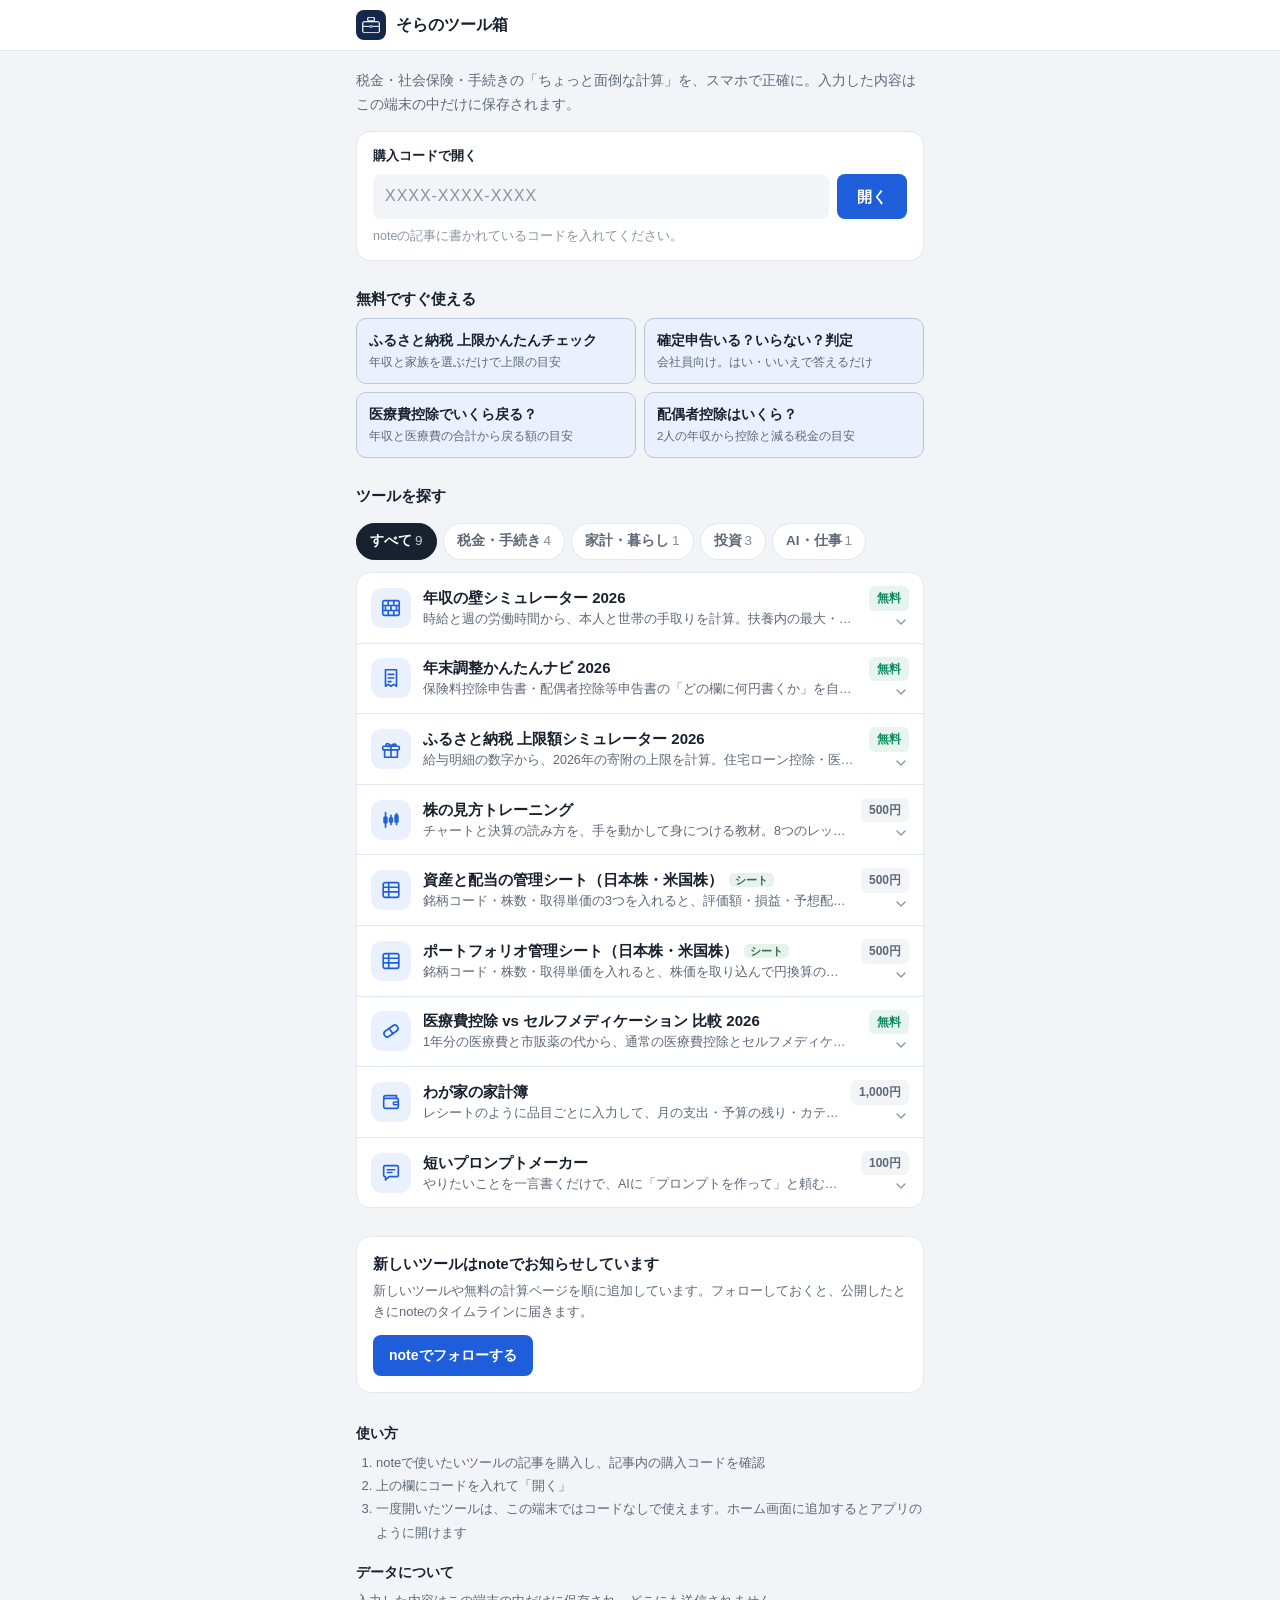
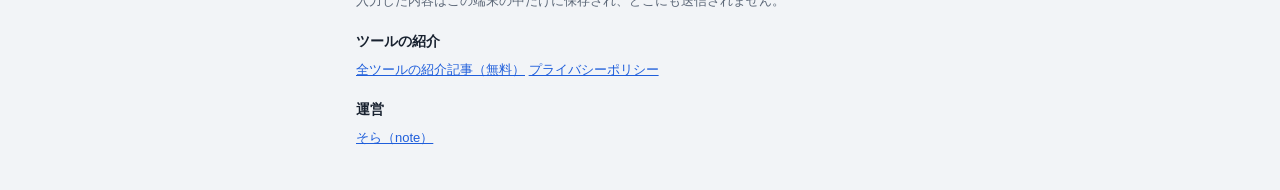
<file: index.html>
<!DOCTYPE html>
<html lang="ja">
<head>
<meta charset="utf-8">
<meta name="viewport" content="width=device-width, initial-scale=1, viewport-fit=cover">
<meta name="theme-color" content="#FFFFFF">
<meta name="description" content="夫婦で共有できるレシート家計簿、ふるさと納税の上限、年末調整、年収の壁、医療費控除の比較を、スマホでさっと計算。登録不要で、無料のお試し版もあります。">
<title>そらのツール箱｜家計簿・ふるさと納税・年末調整の計算をスマホで</title>
<link rel="manifest" href="manifest.webmanifest">
<link rel="icon" href="icon-192.png">
<link rel="apple-touch-icon" href="icon-192.png">
<link rel="stylesheet" href="app.css?v=mwydemed">
<style>
.bar{position:sticky;top:0;z-index:10;background:rgba(255,255,255,.94);-webkit-backdrop-filter:saturate(180%) blur(12px);backdrop-filter:saturate(180%) blur(12px);border-bottom:1px solid var(--line);padding:calc(env(safe-area-inset-top) + 10px) 0 10px}
.bar .in{max-width:600px;margin:0 auto;padding:0 16px;display:flex;align-items:center;gap:10px}
.bar img{width:30px;height:30px;border-radius:8px}
.bar b{font-size:16px}
.intro{font-size:14px;color:var(--sub);margin:18px 0 14px;line-height:1.7}
.unlockbox{background:var(--surface);border:1px solid var(--line);border-radius:var(--r-lg);padding:14px 16px}
.unlockbox label{display:block;font-size:13px;font-weight:700;margin-bottom:8px}
.unlock{display:flex;gap:8px}
.unlock input{flex:1;min-width:0;width:auto;text-align:left;letter-spacing:.06em;text-transform:uppercase}
.unlock button{flex:none;white-space:nowrap;font:inherit;font-size:15px;font-weight:700;border:0;border-radius:var(--r-sm);padding:0 20px;background:var(--primary);color:#fff;cursor:pointer}
.hint{font-size:12.5px;color:var(--faint);min-height:18px;margin-top:8px}
.hint.ok{color:var(--pos);font-weight:600}.hint.ng{color:var(--neg);font-weight:600}
.sect{font-size:15px;font-weight:700;margin:26px 0 8px;display:flex;justify-content:space-between;align-items:baseline}.sect small{font-size:12.5px;font-weight:500;color:var(--faint)}
.chips{display:flex;gap:6px;overflow-x:auto;margin:0 -16px 4px;padding:8px 16px 8px;scrollbar-width:none;position:sticky;top:calc(env(safe-area-inset-top) + 51px);z-index:5;background:var(--bg,#F2F4F7)}
.chips::-webkit-scrollbar{display:none}
.chips button{flex:none;font:inherit;font-size:13.5px;font-weight:700;border:1px solid var(--line);background:var(--surface);color:var(--sub);border-radius:999px;padding:7px 13px;cursor:pointer}
.chips button.on{background:var(--ink);border-color:var(--ink);color:#fff}
.chips button span{font-weight:500;opacity:.75;margin-left:3px}
.mine{display:grid;gap:8px}
.mine a{display:grid;grid-template-columns:36px 1fr auto;gap:12px;align-items:center;padding:10px 12px;background:var(--surface);border:1px solid var(--line);border-radius:var(--r-md);text-decoration:none;color:var(--ink)}
.mine .ico{width:36px;height:36px;border-radius:10px}.mine .ico svg{width:20px;height:20px}
.mine b{font-size:14.5px;line-height:1.4}.mine i{font-style:normal;font-size:13px;font-weight:700;color:var(--primary)}
.list{background:var(--surface);border:1px solid var(--line);border-radius:var(--r-lg);overflow:hidden}
.tool{border-top:1px solid var(--line)}.tool:first-child{border-top:0}
.tool summary{list-style:none;display:grid;grid-template-columns:40px minmax(0,1fr) auto;gap:12px;align-items:center;padding:13px 14px;cursor:pointer;color:var(--ink);font-size:inherit;font-weight:inherit}
.tool summary::before{content:none;display:none}
.tool summary::-webkit-details-marker{display:none}
.tool summary .ico{width:40px;height:40px;border-radius:11px}.tool summary .ico svg{width:22px;height:22px}
.tool h2{font-size:15px;line-height:1.4;margin:0}
.tool .one{font-size:12.5px;color:var(--sub);margin-top:2px;line-height:1.5;display:-webkit-box;-webkit-line-clamp:1;-webkit-box-orient:vertical;overflow:hidden}
.tool[open] .one{display:none}
.tool .rt{display:flex;flex-direction:column;align-items:flex-end;gap:3px}
.tool .chev{width:16px;height:16px;color:var(--faint);transition:transform .15s}.tool[open] .chev{transform:rotate(180deg)}
.tool .body{padding:0 14px 14px 66px}
.kind{font-size:11px;font-weight:700;color:#2F6B4F;background:#E6F2EC;border-radius:5px;padding:1px 6px;margin-left:6px;vertical-align:1px;white-space:nowrap}
.soonl{margin-top:10px;font-size:13px;color:var(--sub)}.soonl b{color:var(--ink)}
.ico{width:44px;height:44px;border-radius:12px;display:grid;place-items:center;background:var(--primary-soft);color:var(--primary)}
.ico svg{width:24px;height:24px}
.st{font-size:12px;font-weight:700;white-space:nowrap;padding:3px 8px;border-radius:6px;background:var(--fill);color:var(--sub)}
.st.on{background:var(--pos-soft);color:var(--pos)}
.st.sale{background:var(--neg-soft);color:var(--neg)}.st.sale s{color:var(--faint);font-weight:500;margin-right:4px}
.salenote{font-size:11.5px;font-weight:700;color:var(--neg)}
.salebar{background:var(--neg-soft);color:var(--neg);border-radius:var(--r-md);padding:10px 12px;font-size:13.5px;font-weight:700;margin:12px 0 0;line-height:1.6}
.salebar span{display:block;font-weight:500;font-size:12.5px;color:#8c2b24}
.tool p{font-size:13.5px;color:var(--sub);margin:0 0 8px;line-height:1.7}
.meta{font-size:12px;color:var(--faint);margin-bottom:12px}
.acts{display:flex;gap:8px;flex-wrap:wrap}
.acts a,.acts button{font:inherit;font-size:14px;font-weight:700;text-decoration:none;border-radius:var(--r-sm);padding:10px 16px;border:1px solid var(--line);background:#fff;color:var(--ink);cursor:pointer}
.acts .primary{background:var(--primary);border-color:var(--primary);color:#fff}
.free{display:grid;grid-template-columns:44px 1fr;gap:14px;align-items:center;margin:14px 0 0;padding:14px 16px;border:1px solid #B9C7DD;border-radius:var(--r-lg);background:var(--primary-soft);text-decoration:none;color:var(--ink)}
.free b{display:block;font-size:15px}.free small{display:block;font-size:12.5px;color:var(--sub);margin-top:2px;line-height:1.6}
.free .ico{background:#fff}
.frees{display:grid;grid-template-columns:1fr 1fr;gap:8px}
.frees a{display:block;padding:12px;border:1px solid #B9C7DD;border-radius:var(--r-md);background:var(--primary-soft);text-decoration:none;color:var(--ink)}
.frees b{display:block;font-size:13.5px;line-height:1.45}.frees small{display:block;font-size:11.5px;color:var(--sub);margin-top:3px;line-height:1.5}
@media (max-width:340px){.frees{grid-template-columns:1fr}}
.how{margin-top:28px;font-size:13px;color:var(--sub);line-height:1.8}
.how h3{font-size:14px;color:var(--ink);margin:16px 0 4px}
.how ol{margin:0;padding-left:20px}
.how a{color:var(--primary)}
</style>
</head>
<body>
<div class="bar"><div class="in"><img src="icon-192.png" alt=""><b>そらのツール箱</b></div></div>
<div class="wrap">
  <p class="intro">税金・社会保険・手続きの「ちょっと面倒な計算」を、スマホで正確に。入力した内容はこの端末の中だけに保存されます。</p>

  <form class="unlockbox" id="unlockForm" autocomplete="off">
    <label for="code">購入コードで開く</label>
    <div class="unlock">
      <input id="code" type="text" placeholder="XXXX-XXXX-XXXX" autocapitalize="characters" spellcheck="false">
      <button type="submit">開く</button>
    </div>
    <div class="hint" id="hint">noteの記事に書かれているコードを入れてください。</div>
  </form>

  <h2 class="sect">無料ですぐ使える</h2>
  <div class="frees">
    <a href="furusato-kantan.html"><b>ふるさと納税 上限かんたんチェック</b><small>年収と家族を選ぶだけで上限の目安</small></a>
    <a href="kakutei-hantei.html"><b>確定申告いる？いらない？判定</b><small>会社員向け。はい・いいえで答えるだけ</small></a>
    <a href="iryohi-kantan.html"><b>医療費控除でいくら戻る？</b><small>年収と医療費の合計から戻る額の目安</small></a>
    <a href="haigusha-kantan.html"><b>配偶者控除はいくら？</b><small>2人の年収から控除と減る税金の目安</small></a>
  </div>

  <div id="mineWrap" hidden><h2 class="sect">使えるツール</h2><div class="mine" id="mine"></div></div>
  <h2 class="sect">ツールを探す <small id="cnt"></small></h2>
  <div id="saleBar"></div>
  <div class="chips" id="chips" role="tablist" aria-label="種類で絞り込む"></div>
  <div class="list" id="list"></div>
  <div class="soonl" id="soon"></div>

  <aside class="follow">
    <div><b>新しいツールはnoteでお知らせしています</b><span>新しいツールや無料の計算ページを順に追加しています。フォローしておくと、公開したときにnoteのタイムラインに届きます。</span></div>
    <a href="https://note.com/tmsora8496" target="_blank" rel="noopener">noteでフォローする</a>
  </aside>

  <div class="how">
    <h3>使い方</h3>
    <ol><li>noteで使いたいツールの記事を購入し、記事内の購入コードを確認</li>
    <li>上の欄にコードを入れて「開く」</li>
    <li>一度開いたツールは、この端末ではコードなしで使えます。ホーム画面に追加するとアプリのように開けます</li></ol>
    <h3>データについて</h3>
    入力した内容はこの端末の中だけに保存され、どこにも送信されません。
    <h3>ツールの紹介</h3>
    <a href="https://note.com/tmsora8496/n/n6f343b0e313f" target="_blank" rel="noopener">全ツールの紹介記事（無料）</a>
    <a href="privacy.html">プライバシーポリシー</a>
    <h3>運営</h3>
    <a href="https://note.com/tmsora8496" target="_blank" rel="noopener">そら（note）</a>
  </div>
</div>

<script src="crypto.js?v=mwydemed"></script>
<script>
const CATALOG = [{"id":"nenshu-kabe","status":"live","free":true,"cat":"tax","icon":"🧱","title":"年収の壁シミュレーター 2026","desc":"時給と週の労働時間から、本人と世帯の手取りを計算。扶養内の最大・働き損ゾーン・壁を越えて元が取れる時間がひと目でわかります。","tags":["パート・共働き","2026年10月の社保改正対応"],"price":"500円","note":"https://note.com/tmsora8496/n/nfd3142db6a53"},{"id":"nencho","status":"live","free":true,"cat":"tax","icon":"🧾","title":"年末調整かんたんナビ 2026","desc":"保険料控除申告書・配偶者控除等申告書の「どの欄に何円書くか」を自動計算。競艇・競馬の払戻金があるときの確定申告の要否と増える税額もわかります。","tags":["会社員","令和8年分対応","競艇・競馬の払戻金"],"price":"500円","note":"https://note.com/tmsora8496/n/n3b444a1d04a2"},{"id":"furusato","status":"live","free":true,"cat":"tax","icon":"🎁","title":"ふるさと納税 上限額シミュレーター 2026","desc":"給与明細の数字から、2026年の寄附の上限を計算。住宅ローン控除・医療費控除・iDeCoとの兼ね合いや、ワンストップ特例と確定申告で自己負担がどう変わるかまでわかります。","tags":["会社員","2026年の寄附","年末調整ナビから読込"],"price":"500円","note":"https://note.com/tmsora8496/n/n653d866d4e31"},{"id":"kabu-manabu","status":"live","cat":"invest","icon":"","title":"株の見方トレーニング","desc":"チャートと決算の読み方を、手を動かして身につける教材。8つのレッスン、ランダムなチャートを読むドリル、自分の銘柄のCSVでの練習、決算チェック、損切りと株数の計算まで。","tags":["株の初心者","チャートの見方","決算の読み方"],"price":"500円","note":"https://note.com/tmsora8496/n/ncf9043944305"},{"id":"sheet-haito","status":"live","kind":"sheet","cat":"invest","icon":"📊","title":"資産と配当の管理シート（日本株・米国株）","desc":"銘柄コード・株数・取得単価の3つを入れると、評価額・損益・予想配当金を表示します。月別の配当予定と、業種別の割合のグラフも見られるGoogleスプレッドシートです。","tags":["Googleスプレッドシート","日本株・米国株・ETF","配当の管理"],"price":"500円","note":"https://note.com/tmsora8496/n/nf25b313a7580"},{"id":"sheet-pf","status":"live","kind":"sheet","cat":"invest","icon":"📈","title":"ポートフォリオ管理シート（日本株・米国株）","desc":"銘柄コード・株数・取得単価を入れると、株価を取り込んで円換算の評価額と損益を計算します。総資産と損益はダッシュボードでまとめて確認できるGoogleスプレッドシートです。","tags":["Googleスプレッドシート","日本株・米国株・ETF","ドル円も自動"],"price":"500円","note":"https://note.com/tmsora8496/n/nacf0eb181d6d"},{"id":"iryohi","status":"live","free":true,"cat":"tax","icon":"💊","title":"医療費控除 vs セルフメディケーション 比較 2026","desc":"1年分の医療費と市販薬の代から、通常の医療費控除とセルフメディケーション税制のどちらが得か、所得税がいくら戻り住民税がいくら減るかを計算。家族の合算や高額療養費・保険金の差し引きにも対応。","tags":["会社員","令和8年分の確定申告","家族の医療費を合算"],"price":"500円","note":"https://note.com/tmsora8496/n/n20281515c85c"},{"id":"subsc","status":"retired","cat":"life","icon":"📅","title":"サブスク管理","desc":"契約中のサブスクを登録すると、毎月・毎年の合計、次の請求日、無料期間が終わる日がひと目でわかります。請求日をスマホのカレンダーに登録でき、使っていないものの「やめると浮く金額」も出ます。","tags":["登録不要","カレンダー通知","家族と共有"],"price":"500円","note":"https://note.com/tmsora8496/n/nd5bffc99165f"},{"id":"kakeibo","status":"live","cat":"life","icon":"👛","title":"わが家の家計簿","desc":"レシートのように品目ごとに入力して、月の支出・予算の残り・カテゴリ別の使い方がひと目でわかる家計簿。Googleドライブで家族のスマホと同期でき、銀行・カードの明細CSVも取り込めます。","tags":["家族で同期","登録不要","明細CSV取込"],"price":"1,000円","note":"https://note.com/tmsora8496/n/n76c5e7c5bfd1","demo":"kakeibo-demo.html"},{"id":"prompt","status":"live","cat":"work","icon":"💬","title":"短いプロンプトメーカー","desc":"やりたいことを一言書くだけで、AIに「プロンプトを作って」と頼む短い一文を作ります。質問しながら作ってもらう頼み方や、「推測しない」「表で出す」などの決まりも選ぶだけ。別のパソコンに手で打ち写すときにも困らない短さです。","tags":["AIの使い方","仕事にも勉強にも","登録不要"],"price":"100円","note":"https://note.com/tmsora8496/n/naedb0a576eb3"},{"id":"kondate","status":"retired","cat":"life","icon":"🍳","title":"週の献立帳","desc":"1週間の献立をおまかせで決めて、買い物リストまで自動でまとめる献立アプリ（テスト中）。","tags":["家族で同期","登録不要"],"price":""}];
const SITE = {"salt":"b8j/k89hxRTcldfUHYJOqA==","iter":200000};
const $ = id => document.getElementById(id);

const ICONS = {
  "nenshu-kabe": '<svg viewBox="0 0 24 24" fill="none" stroke="currentColor" stroke-width="1.8" stroke-linejoin="round"><rect x="3" y="4" width="18" height="16" rx="2"/><path d="M3 9.3h18M3 14.7h18M9 4v5.3M15 4v5.3M6 9.3v5.4M12 9.3v5.4M18 9.3v5.4M9 14.7V20M15 14.7V20"/></svg>',
  "nencho": '<svg viewBox="0 0 24 24" fill="none" stroke="currentColor" stroke-width="1.8" stroke-linejoin="round" stroke-linecap="round"><path d="M6 3h12v18l-3-2-3 2-3-2-3 2z"/><path d="M9 8h6M9 12h6M9 16h3"/></svg>',
  "furusato": '<svg viewBox="0 0 24 24" fill="none" stroke="currentColor" stroke-width="1.8" stroke-linejoin="round" stroke-linecap="round"><rect x="3" y="9" width="18" height="4" rx="1"/><path d="M5 13v8h14v-8M12 9v12M12 9c-1.5-3-5-4-5.5-1.5S10 9 12 9c2 0 6-.5 5.5-1.5S13.5 6 12 9z"/></svg>',
  "kabu-manabu": '<svg viewBox="0 0 24 24" fill="none" stroke="currentColor" stroke-width="1.8" stroke-linecap="round"><path d="M6 4v16M6 8h-0M12 7v10M18 5v12"/><rect x="4.5" y="9" width="3" height="6" rx=".5"/><rect x="10.5" y="10" width="3" height="4" rx=".5"/><rect x="16.5" y="7" width="3" height="7" rx=".5"/></svg>',
  "iryohi": '<svg viewBox="0 0 24 24" fill="none" stroke="currentColor" stroke-width="1.8" stroke-linejoin="round" stroke-linecap="round"><rect x="3.5" y="8.5" width="17" height="7" rx="3.5" transform="rotate(-35 12 12)"/><path d="M9.9 9 14.1 15"/></svg>',
  "kakeibo": '<svg viewBox="0 0 24 24" fill="none" stroke="currentColor" stroke-width="1.8" stroke-linejoin="round" stroke-linecap="round"><path d="M4 7.5A2.5 2.5 0 0 1 6.5 5H18v3"/><rect x="4" y="8" width="16" height="11" rx="2"/><path d="M20 12h-4a1.5 1.5 0 0 0 0 3h4"/></svg>',
  "subsc": '<svg viewBox="0 0 24 24" fill="none" stroke="currentColor" stroke-width="1.8" stroke-linejoin="round" stroke-linecap="round"><rect x="3.5" y="5" width="17" height="15" rx="2"/><path d="M3.5 9.5h17M8 3v4M16 3v4"/><path d="M9 14.5l2 2 4-4"/></svg>',
  "prompt": '<svg viewBox="0 0 24 24" fill="none" stroke="currentColor" stroke-width="1.8" stroke-linejoin="round" stroke-linecap="round"><path d="M4 5.5A1.5 1.5 0 0 1 5.5 4h13A1.5 1.5 0 0 1 20 5.5v9a1.5 1.5 0 0 1-1.5 1.5H10l-4 3.5V16H5.5A1.5 1.5 0 0 1 4 14.5z"/><path d="M8 8.5h8M8 11.5h5"/></svg>',
  "sheet-haito": '<svg viewBox="0 0 24 24" fill="none" stroke="currentColor" stroke-width="1.8" stroke-linejoin="round"><rect x="3.5" y="4" width="17" height="16" rx="2"/><path d="M3.5 9h17M3.5 14h17M9.5 4v16"/></svg>',
  "sheet-pf": '<svg viewBox="0 0 24 24" fill="none" stroke="currentColor" stroke-width="1.8" stroke-linejoin="round"><rect x="3.5" y="4" width="17" height="16" rx="2"/><path d="M3.5 9h17M3.5 14h17M9.5 4v16"/></svg>',
  "haito": '<svg viewBox="0 0 24 24" fill="none" stroke="currentColor" stroke-width="1.8" stroke-linejoin="round" stroke-linecap="round"><path d="M12 3a9 9 0 1 0 9 9h-9z"/><path d="M15 3.5A9 9 0 0 1 20.5 9H15z"/></svg>',
  "nisa-waku": '<svg viewBox="0 0 24 24" fill="none" stroke="currentColor" stroke-width="1.8" stroke-linejoin="round" stroke-linecap="round"><path d="M4 20h16"/><path d="M6 16v-4M10 16V9M14 16v-6M18 16V6"/></svg>',
};
const DEF_ICON = '<svg viewBox="0 0 24 24" fill="none" stroke="currentColor" stroke-width="1.8"><rect x="4" y="4" width="16" height="16" rx="3"/></svg>';
const onSale = t => t.sale && t.saleEnd && Date.now() < Date.parse(t.saleEnd);
const endLabel = iso => { const d = new Date(iso); return `${d.getMonth() + 1}月${d.getDate()}日 ${d.getHours()}:${String(d.getMinutes()).padStart(2, "0")}`; };
const CATS = [["all", "すべて"], ["tax", "税金・手続き"], ["life", "家計・暮らし"], ["invest", "投資"], ["work", "AI・仕事"]];
const CHEV = '<svg class="chev" viewBox="0 0 24 24" fill="none" stroke="currentColor" stroke-width="2" stroke-linecap="round" stroke-linejoin="round"><path d="M6 9l6 6 6-6"/></svg>';
let cat = "all"; try { cat = localStorage.getItem("sora.cat") || "all"; } catch (e) {}
const isTool = t => t.kind !== "sheet";
const owned = t => isTool(t) && !t.free && (t.status === "live" || t.status === "retired") && SoraLock.hasKey(t.id);
function render(openId) {
  const sales = CATALOG.filter(t => t.status === "live" && !t.free && onSale(t));
  $("saleBar").innerHTML = sales.length ? `<div class="salebar">セール中：${sales.length}つのツールが${sales[0].sale}<span>${endLabel(sales[0].saleEnd)}まで。noteの記事ページにセール価格が出ています。</span></div>` : "";
  const mine = CATALOG.filter(owned);
  $("mineWrap").hidden = !mine.length;
  $("mine").innerHTML = mine.map(t => `<a href="tool.html?id=${t.id}"><span class="ico">${ICONS[t.id] || DEF_ICON}</span><b>${t.title}</b><i>開く</i></a>`).join("");
  const shop = CATALOG.filter(t => t.status === "live" && !owned(t));
  if (!CATS.some(([k]) => k === cat) || (cat !== "all" && !shop.some(t => t.cat === cat))) cat = "all";
  $("chips").innerHTML = CATS.filter(([k]) => k === "all" || shop.some(t => t.cat === k)).map(([k, l]) => `<button type="button" role="tab" data-cat="${k}" class="${k === cat ? "on" : ""}" aria-selected="${k === cat}">${l}<span>${k === "all" ? shop.length : shop.filter(t => t.cat === k).length}</span></button>`).join("");
  const rows = shop.filter(t => cat === "all" || t.cat === cat);
  $("cnt").textContent = mine.length ? "まだ持っていないツール" : "";
  $("list").innerHTML = rows.map(t => {
    const sale = !t.free && onSale(t);
    const st = t.free ? `<span class="st on">無料</span>` : sale ? `<span class="st sale"><s>${t.price}</s>${t.sale}</span>` : `<span class="st">${t.price}</span>`;
    const acts = t.free ? `<a class="primary" href="${t.id}.html">無料で使う</a>${t.note ? `<a href="${t.note}" target="_blank" rel="noopener">使い方の記事</a>` : ""}`
      : `<a class="primary" href="${t.note}" target="_blank" rel="noopener">noteで${isTool(t) ? "購入" : "見る"}</a>${t.demo ? `<a href="${t.demo}">無料で試す</a>` : ""}${isTool(t) ? `<button type="button" data-focus="1">コードを入れる</button>` : ""}`;
    return `<details class="tool" id="tool-${t.id}"${openId === t.id ? " open" : ""}><summary><span class="ico">${ICONS[t.id] || DEF_ICON}</span><span><h2>${t.title}${isTool(t) ? "" : '<span class="kind">シート</span>'}</h2><span class="one">${t.desc}</span></span><span class="rt">${st}${sale ? `<span class="salenote">${endLabel(t.saleEnd)}まで</span>` : ""}${CHEV}</span></summary>
      <div class="body"><p>${t.desc}</p>${isTool(t) ? "" : "<p>Googleスプレッドシートなので、株価は自動で新しくなります。自分のGoogleアカウントにコピーして使い、スマホではGoogleスプレッドシートのアプリから見られます。購入はnoteの記事から。</p>"}<div class="meta">${(t.tags || []).join("／")}</div><div class="acts">${acts}</div></div></details>`;
  }).join("");
  const soon = CATALOG.filter(t => t.status === "soon");
  $("soon").innerHTML = soon.length ? `<b>準備中：</b>${soon.map(t => t.title).join("、")}` : "";
  document.querySelectorAll("[data-focus]").forEach(b => b.addEventListener("click", () => { $("code").focus(); window.scrollTo({top: 0, behavior: "smooth"}); }));
}
$("chips").addEventListener("click", e => { const b = e.target.closest("button[data-cat]"); if (!b) return; cat = b.dataset.cat; try { localStorage.setItem("sora.cat", cat); } catch (er) {} render(); });

let files = null;
async function loadFiles() {
  if (files) return files;
  files = {};
  for (const t of CATALOG.filter(t => (t.status === "live" || t.status === "retired") && isTool(t))) {
    files[t.id] = await (await fetch("tools/" + t.id + ".json?v=mwydemed")).json();
  }
  return files;
}

$("unlockForm").addEventListener("submit", async e => {
  e.preventDefault();
  const code = $("code").value;
  const hint = $("hint");
  if (SoraLock.normalize(code).length < 6) { hint.textContent = "コードをもう一度確認してください。"; hint.className = "hint ng"; return; }
  hint.textContent = "確認しています…"; hint.className = "hint";
  try {
    const opened = await SoraLock.unlockWithCode(code, SITE, await loadFiles());
    if (opened.length) {
      const names = opened.map(id => (CATALOG.find(t => t.id === id) || {}).title).join("・");
      hint.textContent = "開きました：" + names; hint.className = "hint ok"; $("code").value = "";
      render();
      if (opened.length === 1) setTimeout(() => location.href = "tool.html?id=" + opened[0], 600);
    } else { hint.textContent = "このコードでは開けませんでした。記事内の最新のコードを確認してください。"; hint.className = "hint ng"; }
  } catch (err) { hint.textContent = "読み込みに失敗しました。通信状況を確認してください。"; hint.className = "hint ng"; }
});

const want = new URLSearchParams(location.search).get("unlock");
if (want) cat = "all";
render(want);
if (want) { $("hint").textContent = "このツールを使うには購入コードが必要です。"; const el = document.getElementById("tool-" + want); if (el) el.scrollIntoView({ block: "center" }); }
if ("serviceWorker" in navigator) navigator.serviceWorker.register("sw.js").catch(() => {});
</script>
</body>
</html>
</file>
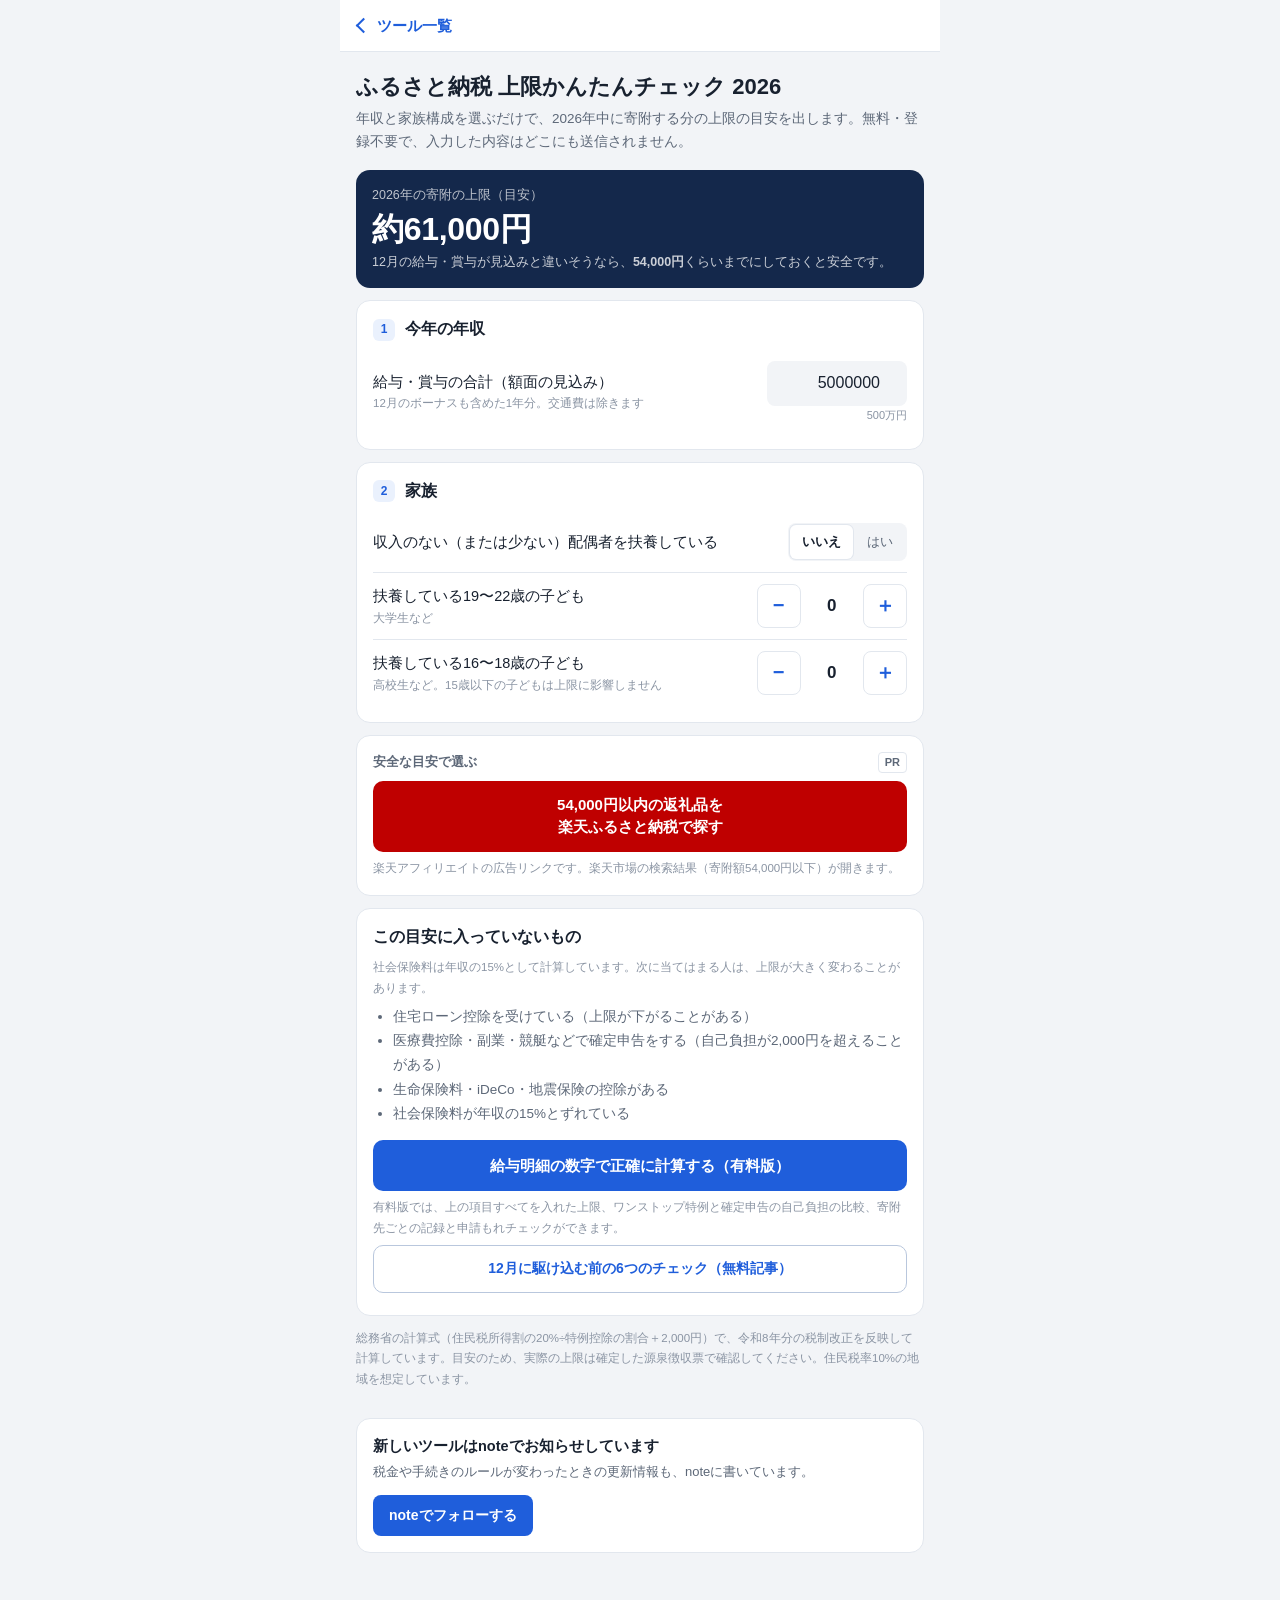
<file: furusato-kantan.html>
<!DOCTYPE html>
<html lang="ja">
<head>
<meta charset="utf-8">
<meta name="viewport" content="width=device-width, initial-scale=1, viewport-fit=cover">
<meta name="theme-color" content="#FFFFFF">
<title>ふるさと納税 上限かんたんチェック 2026（無料）｜そらのツール箱</title>
<meta name="description" content="年収と家族構成を選ぶだけで、2026年のふるさと納税の上限の目安がわかる無料ツール。登録不要・入力はスマホの中だけ。">
<meta property="og:title" content="ふるさと納税 上限かんたんチェック 2026（無料）">
<meta property="og:description" content="年収と家族構成を選ぶだけで、2026年のふるさと納税の上限の目安がわかります。">
<meta property="og:image" content="https://mizbas.github.io/sora-tools/og-furusato.png">
<link rel="icon" href="icon-192.png">
<link rel="stylesheet" href="app.css?v=mwydemed">
<script src="app.js?v=mwydemed"></script>
<style>
.stepper{display:flex;align-items:center;gap:10px}
.stepper button{flex:none;width:44px;height:44px;border-radius:var(--r-sm);border:1px solid var(--line);background:#fff;font:inherit;font-size:20px;font-weight:700;color:var(--primary);cursor:pointer}
.stepper output{min-width:2.5em;text-align:center;font-size:17px;font-weight:700;font-variant-numeric:tabular-nums}
.missing{margin:6px 0 0;padding-left:20px;font-size:13.5px;line-height:1.8;color:var(--sub)}
.cta{display:block;text-align:center;text-decoration:none;font-weight:700;font-size:15px;color:#fff;background:var(--primary);border-radius:var(--r-md);padding:14px;margin:14px 0 6px}
.cta2{display:block;text-align:center;text-decoration:none;font-weight:700;font-size:14px;color:var(--primary);border:1px solid #B9C7DD;background:#fff;border-radius:var(--r-md);padding:12px;margin:6px 0}
</style>
</head>
<body>
<div class="wrap">
  <header class="no-print"><a href="./index.html">ツール一覧</a></header>
  <h1>ふるさと納税 上限かんたんチェック 2026</h1>
  <p class="lead">年収と家族構成を選ぶだけで、2026年中に寄附する分の上限の目安を出します。無料・登録不要で、入力した内容はどこにも送信されません。</p>

  <section class="card hero">
    <div class="row"><span class="label">2026年の寄附の上限（目安）</span></div>
    <div class="big" id="heroLimit">-</div>
    <div class="sub" id="heroSub"></div>
  </section>

  <section class="card">
    <h2><span class="num">1</span>今年の年収</h2>
    <div class="field"><label>給与・賞与の合計（額面の見込み）<small>12月のボーナスも含めた1年分。交通費は除きます</small></label><input type="number" id="salary" inputmode="numeric" step="100000" value="5000000"></div>
  </section>

  <section class="card">
    <h2><span class="num">2</span>家族</h2>
    <div class="field"><label>収入のない（または少ない）配偶者を扶養している</label><div class="seg" id="spouse"><button data-v="">いいえ</button><button data-v="1">はい</button></div></div>
    <div class="field"><label>扶養している19〜22歳の子ども<small>大学生など</small></label><div class="stepper" data-key="c19"><button type="button" data-d="-1" aria-label="減らす">−</button><output>0</output><button type="button" data-d="1" aria-label="増やす">＋</button></div></div>
    <div class="field"><label>扶養している16〜18歳の子ども<small>高校生など。15歳以下の子どもは上限に影響しません</small></label><div class="stepper" data-key="c16"><button type="button" data-d="-1" aria-label="減らす">−</button><output>0</output><button type="button" data-d="1" aria-label="増やす">＋</button></div></div>
  </section>

  <div id="shop"></div>

  <section class="card">
    <h2>この目安に入っていないもの</h2>
    <p class="note" style="margin:0">社会保険料は年収の15%として計算しています。次に当てはまる人は、上限が大きく変わることがあります。</p>
    <ul class="missing">
      <li>住宅ローン控除を受けている（上限が下がることがある）</li>
      <li>医療費控除・副業・競艇などで確定申告をする（自己負担が2,000円を超えることがある）</li>
      <li>生命保険料・iDeCo・地震保険の控除がある</li>
      <li>社会保険料が年収の15%とずれている</li>
    </ul>
    <a class="cta" href="https://note.com/tmsora8496/n/n653d866d4e31" target="_blank" rel="noopener">給与明細の数字で正確に計算する（有料版）</a>
    <p class="note" style="margin:0">有料版では、上の項目すべてを入れた上限、ワンストップ特例と確定申告の自己負担の比較、寄附先ごとの記録と申請もれチェックができます。</p>
    <a class="cta2" href="https://note.com/tmsora8496/n/n4913297aec36" target="_blank" rel="noopener">12月に駆け込む前の6つのチェック（無料記事）</a>
  </section>

  <p class="note">総務省の計算式（住民税所得割の20%÷特例控除の割合＋2,000円）で、令和8年分の税制改正を反映して計算しています。目安のため、実際の上限は確定した源泉徴収票で確認してください。住民税率10%の地域を想定しています。</p>
</div>

<script>
// 年末調整かんたんナビ 計算ロジック（令和8年分＝2026年分）
// 出典：国税庁「令和8年分 年末調整のしかた」「保険料控除申告書」、タックスアンサーNo.1140・1490・1900
(function (root) {
  const floorTo = (x, u) => Math.floor(x / u + 1e-9) * u;
  const ceilTo = (x, u) => Math.ceil(x / u - 1e-9) * u;
  const n = v => { const x = Number(v); return isFinite(x) && x > 0 ? x : 0; };

  function kyuyoShotoku(x) {
    if (x <= 0) return 0;
    // 年末調整の「給与所得控除後の給与等の金額の表」：220万円以上660万円未満は4千円単位で切り捨てて計算
    if (x >= 2200000 && x < 6600000) x = floorTo(x, 4000);
    const std = x <= 1800000 ? x * 0.4 - 100000 : x <= 3600000 ? x * 0.3 + 80000 : x <= 6600000 ? x * 0.2 + 440000
      : x <= 8500000 ? x * 0.1 + 1100000 : 1950000;
    return Math.max(0, x - Math.max(740000, std));
  }
  function incomeTaxBase(t) { // 所得税（復興特別所得税を含まない）
    const b = [[1950000,0.05,0],[3300000,0.1,97500],[6950000,0.2,427500],[9000000,0.23,636000],[18000000,0.33,1536000],[40000000,0.4,2796000]];
    for (const [lim, r, d] of b) if (t <= lim) return Math.max(0, t * r - d);
    return t * 0.45 - 4796000;
  }
  function basicDeduction(total) {
    if (total <= 4890000) return 1040000;
    if (total <= 6550000) return 670000;
    if (total <= 23500000) return 620000;
    if (total <= 24000000) return 480000;
    if (total <= 24500000) return 320000;
    if (total <= 25000000) return 160000;
    return 0;
  }

  // ---- 生命保険料控除（所得税）----
  function newLife(p, big) { // big=23歳未満の扶養親族ありの一般生命保険料（上限6万円）
    const k = big ? 1.5 : 1;
    if (p <= 20000 * k) return p;
    if (p <= 40000 * k) return p / 2 + 10000 * k;
    if (p <= 80000 * k) return p / 4 + 20000 * k;
    return 40000 * k;
  }
  function oldLife(p) {
    if (p <= 25000) return p;
    if (p <= 50000) return p / 2 + 12500;
    if (p <= 100000) return p / 4 + 25000;
    return 50000;
  }
  function lifeCategory(newP, oldP, cap) {
    const a = Math.max(0, Math.ceil(newLife(newP, cap === 60000) - 1e-9));   // 1円未満切上げ
    const b = Math.max(0, Math.ceil(oldLife(oldP) - 1e-9));
    const sum = Math.min(a + b, cap);
    // 旧契約だけで計算した額のほうが大きい場合はそちら（最高5万円）
    return { newDed: a, oldDed: b, ded: Math.max(b, sum) };
  }
  function lifeInsurance(ins, under23) {
    const ippan = lifeCategory(n(ins.ippanNew), n(ins.ippanOld), under23 && n(ins.ippanNew) > 0 ? 60000 : 40000);
    const kaigo = { newDed: Math.max(0, Math.ceil(newLife(n(ins.kaigo), false) - 1e-9)), oldDed: 0 }; kaigo.ded = kaigo.newDed;
    const nenkin = lifeCategory(n(ins.nenkinNew), n(ins.nenkinOld), 40000);
    return { ippan, kaigo, nenkin, total: Math.min(120000, ippan.ded + kaigo.ded + nenkin.ded) };
  }
  // ---- 地震保険料控除 ----
  function earthquake(ins) {
    const e = Math.min(n(ins.jishin), 50000);
    const o = n(ins.kyuChoki);
    const l = o <= 10000 ? o : o <= 20000 ? Math.ceil(o / 2 + 5000) : 15000;
    return { jishin: e, kyuChoki: l, total: Math.min(50000, e + l) };
  }

  // ---- 家族の判定 ----
  function personIncome(x) { // 給与収入＋その他の所得 → 合計所得
    return kyuyoShotoku(n(x.salary)) + n(x.otherIncome);
  }
  const SPOUSE_SPECIAL = [[950000,380000],[1000000,360000],[1050000,310000],[1100000,260000],[1150000,210000],[1200000,160000],[1250000,110000],[1300000,60000],[1330000,30000]];
  function spouseDeduction(selfTotal, sp) {
    if (!sp || !sp.has) return { kind: "none", amount: 0, income: 0 };
    const inc = personIncome(sp);
    if (selfTotal > 10000000) return { kind: "over", amount: 0, income: inc };
    const f = selfTotal <= 9000000 ? 1 : selfTotal <= 9500000 ? 2 / 3 : 1 / 3;
    if (inc <= 620000) {
      const base = sp.age70 ? 480000 : 380000;
      return { kind: "haigusha", amount: ceilTo(base * f, 10000), income: inc };
    }
    for (const [lim, v] of SPOUSE_SPECIAL) if (inc <= lim) return { kind: "tokubetsu", amount: ceilTo(v * f, 10000), income: inc };
    return { kind: "none", amount: 0, income: inc };
  }
  const TOKUTEI_SHINZOKU = [[850000,630000],[900000,610000],[950000,510000],[1000000,410000],[1050000,310000],[1100000,210000],[1150000,110000],[1200000,60000],[1230000,30000]];
  function dependent(d) {
    const inc = personIncome(d);
    const age = Number(d.age);
    const res = { name: d.name || "", age, income: inc, kind: "none", amount: 0, under23: age < 23, disability: 0 };
    if (inc <= 620000) {
      if (age < 16) res.kind = "nensho";
      else if (age >= 19 && age < 23) { res.kind = "tokutei"; res.amount = 630000; }
      else if (age >= 70) { res.kind = d.livingWithParent ? "rojin-dokyo" : "rojin"; res.amount = d.livingWithParent ? 580000 : 480000; }
      else { res.kind = "ippan"; res.amount = 380000; }
      if (d.disability === "general") res.disability = 270000;
      if (d.disability === "special") res.disability = d.livingTogether ? 750000 : 400000;
    } else if (age >= 19 && age < 23) {
      for (const [lim, v] of TOKUTEI_SHINZOKU) if (inc <= lim) { res.kind = "tokutei-shinzoku"; res.amount = v; break; }
      if (res.kind === "none") res.kind = "over";
    } else res.kind = "over";
    return res;
  }

  // ---- 一時所得（競艇・競馬などの払戻金ほか）----
  function ichiji(o) {
    const income = n(o.boatPayout) + n(o.otherIchijiIncome);
    const cost = n(o.boatWinCost) + n(o.otherIchijiCost);
    const amount = Math.max(0, income - cost - Math.min(500000, Math.max(0, income - cost)));
    return { income, cost, amount, half: Math.floor(amount / 2) };
  }

  function nenchoTax(taxable) {
    return floorTo(incomeTaxBase(floorTo(Math.max(0, taxable), 1000)) * 1.021, 100);
  }

  function compute(s) {
    const salary = n(s.salary);
    const dependents = (s.dependents || []).filter(d => d && (d.age !== "" && d.age != null));
    const deps = dependents.map(dependent);
    // 年齢23歳未満の扶養親族（所得62万円以下。16歳未満の年少扶養親族も含む）
    const under23 = deps.some(d => d.age < 23 && d.income <= 620000);
    // 所得金額調整控除（子ども・特別障害者等）
    const adjEligible = salary > 8500000 && (under23 || s.selfSpecialDisabled || deps.some(d => d.disability && d.disability === "special"));
    const adjust = adjEligible ? Math.min(150000, Math.ceil((Math.min(salary, 10000000) - 8500000) * 0.1)) : 0;
    const kyuyo = Math.max(0, kyuyoShotoku(salary) - adjust);
    const ich = ichiji(s.other || {});
    const zatsu = n((s.other || {}).zatsu);
    const otherTotal = ich.half + zatsu;
    const totalAll = kyuyo + otherTotal;       // 合計所得（給与以外の所得を含む）
    const totalNencho = totalAll;

    const ins = s.insurance || {};
    const life = lifeInsurance(ins, under23);
    const eq = earthquake(ins);
    const shaho = n(s.socialInsurance) + n(ins.shahoExtra);
    const shokibo = n(ins.ideco);

    const selfDis = s.selfDisability === "special" ? 400000 : s.selfDisability === "general" ? 270000 : 0;
    const status = s.selfStatus === "hitorioya" ? 350000 : s.selfStatus === "kafu" ? 270000 : 0;
    const student = s.selfStudent && totalAll <= 890000 ? 270000 : 0;

    function deductionsFor(total) {
      const sp = spouseDeduction(total, s.spouse);
      const spDis = s.spouse && s.spouse.has && sp.income <= 620000 ? (s.spouse.disability === "special" ? (s.spouse.livingTogether !== false ? 750000 : 400000) : s.spouse.disability === "general" ? 270000 : 0) : 0;
      const fuyo = deps.reduce((a, d) => a + (d.kind !== "tokutei-shinzoku" ? d.amount : 0), 0);
      const tokutei = deps.reduce((a, d) => a + (d.kind === "tokutei-shinzoku" ? d.amount : 0), 0);
      const depDis = deps.reduce((a, d) => a + d.disability, 0);
      const basic = basicDeduction(total);
      const sum = shaho + shokibo + life.total + eq.total + selfDis + status + student + spDis + depDis + sp.amount + fuyo + tokutei + basic;
      return { sp, spDis, fuyo, tokutei, depDis, basic, sum };
    }
    const dN = deductionsFor(totalAll);   // 申告書の「合計所得金額の見積額」は給与以外の所得も含む
    const housing = n(s.housingLoan);
    const taxNenchoBefore = nenchoTax(kyuyo - dN.sum);
    const taxNencho = Math.max(0, floorTo((incomeTaxBase(floorTo(Math.max(0, kyuyo - dN.sum), 1000)) - housing) * 1.021, 100));
    const withheld = n(s.withheld);

    const dA = deductionsFor(totalAll);
    const taxAll = Math.max(0, floorTo((incomeTaxBase(floorTo(Math.max(0, totalAll - dA.sum), 1000)) - housing) * 1.021, 100));
    const filingRequired = salary <= 20000000 ? otherTotal > 200000 : true;
    const residentExtra = Math.round(Math.max(0, otherTotal) * 0.1);

    return {
      salary, adjust, kyuyo, totalNencho, totalAll, under23, deps, life, eq, shaho, shokibo, selfDis, status, student,
      nencho: dN, all: dA, housing, taxNencho, taxNenchoBefore, withheld, refund: withheld ? withheld - taxNencho : null,
      ichiji: ich, zatsu, otherTotal, taxAll, extraTax: Math.max(0, taxAll - taxNencho), filingRequired, residentExtra,
    };
  }

  const api = { compute, kyuyoShotoku, newLife, oldLife, lifeInsurance, earthquake, spouseDeduction, dependent, ichiji, basicDeduction, nenchoTax, incomeTaxBaseExport: incomeTaxBase };
  if (typeof module !== "undefined" && module.exports) module.exports = api; else root.NenchoCalc = api;
})(typeof window !== "undefined" ? window : globalThis);

// ふるさと納税 上限額シミュレーター 計算ロジック（令和8年＝2026年中の寄附 → 令和8年分所得税・令和9年度住民税）
// 所得税側の計算は年末調整ナビ（NenchoCalc）を流用する。
// 出典：総務省「ふるさと納税のしくみ（税金の控除について）」、各自治体「令和9年度個人住民税の税制改正」、国税庁タックスアンサー
(function (root) {
  const NC = (typeof module !== "undefined" && module.exports) ? require("../nencho/calc.js") : root.NenchoCalc;
  const floorTo = (x, u) => Math.floor(x / u + 1e-9) * u;
  const ceilTo = (x, u) => Math.ceil(x / u - 1e-9) * u;
  const n = v => { const x = Number(v); return isFinite(x) && x > 0 ? x : 0; };

  // ---- 住民税の所得控除（令和9年度）----
  function newLifeR(p) { if (p <= 12000) return p; if (p <= 32000) return p / 2 + 6000; if (p <= 56000) return p / 4 + 14000; return 28000; }
  function oldLifeR(p) { if (p <= 15000) return p; if (p <= 40000) return p / 2 + 7500; if (p <= 70000) return p / 4 + 17500; return 35000; }
  function lifeCatR(newP, oldP) {
    const a = Math.ceil(newLifeR(newP) - 1e-9), b = Math.ceil(oldLifeR(oldP) - 1e-9);
    return Math.max(b, Math.min(a + b, 28000));
  }
  function lifeInsuranceR(ins) {
    const t = lifeCatR(n(ins.ippanNew), n(ins.ippanOld)) + Math.ceil(newLifeR(n(ins.kaigo)) - 1e-9) + lifeCatR(n(ins.nenkinNew), n(ins.nenkinOld));
    return Math.min(70000, t);
  }
  function earthquakeR(ins) {
    const e = Math.min(Math.ceil(n(ins.jishin) / 2 - 1e-9), 25000);
    const o = n(ins.kyuChoki), l = o <= 5000 ? o : o <= 15000 ? Math.ceil(o / 2 + 2500 - 1e-9) : 10000;
    return Math.min(25000, e + l);
  }
  function basicR(total) { return total <= 24000000 ? 430000 : total <= 24500000 ? 290000 : total <= 25000000 ? 150000 : 0; }
  const SP_SPECIAL_LIMITS = [950000, 1000000, 1050000, 1100000, 1150000, 1200000, 1250000, 1300000, 1330000];
  const SP_SPECIAL_R = [330000, 330000, 310000, 260000, 210000, 160000, 110000, 60000, 30000];

  // 住民税の人的控除と、調整控除・特例率に使う「人的控除差調整額」
  function personalR(selfTotal, s, deps) {
    const f = selfTotal <= 9000000 ? 1 : selfTotal <= 9500000 ? 2 / 3 : 1 / 3;
    const res = { spouse: 0, fuyo: 0, dis: 0, self: 0, basic: basicR(selfTotal), diff: 0, sameHousehold: 0 };
    res.diff += selfTotal <= 25000000 ? 50000 : 0;           // 基礎控除の差
    const sp = s.spouse || {};
    if (sp.has) {
      const inc = NC.kyuyoShotoku(n(sp.salary)) + n(sp.otherIncome);
      if (inc <= 620000) {
        res.sameHousehold++;
        if (selfTotal <= 10000000) {
          res.spouse = ceilTo((sp.age70 ? 380000 : 330000) * f, 10000);
          res.diff += sp.age70 ? (f === 1 ? 100000 : f > 0.5 ? 60000 : 30000) : (f === 1 ? 50000 : f > 0.5 ? 40000 : 20000);
        }
        if (sp.disability === "general") { res.dis += 260000; res.diff += 10000; }
        if (sp.disability === "special") { res.dis += sp.livingTogether === false ? 300000 : 530000; res.diff += sp.livingTogether === false ? 100000 : 220000; }
      } else if (selfTotal <= 10000000) {
        for (let i = 0; i < SP_SPECIAL_LIMITS.length; i++) if (inc <= SP_SPECIAL_LIMITS[i]) { res.spouse = ceilTo(SP_SPECIAL_R[i] * f, 10000); break; }
        // 配偶者特別控除の人的控除差（配偶者の所得が62万円をわずかに超える範囲だけ。影響は数百円のため省略）
      }
    }
    for (const d of deps) {
      if (d.kind !== "over" && d.kind !== "none" && d.kind !== "tokutei-shinzoku") res.sameHousehold++;
      if (d.kind === "ippan") { res.fuyo += 330000; res.diff += 50000; }
      else if (d.kind === "tokutei") { res.fuyo += 450000; res.diff += 180000; }
      else if (d.kind === "rojin") { res.fuyo += 380000; res.diff += 100000; }
      else if (d.kind === "rojin-dokyo") { res.fuyo += 450000; res.diff += 130000; }
      else if (d.kind === "tokutei-shinzoku") { res.fuyo += Math.min(450000, d.amount); }
      if (d.disability === 270000) { res.dis += 260000; res.diff += 10000; }
      else if (d.disability === 400000) { res.dis += 300000; res.diff += 100000; }
      else if (d.disability === 750000) { res.dis += 530000; res.diff += 220000; }
    }
    if (s.selfDisability === "general") { res.self += 260000; res.diff += 10000; }
    if (s.selfDisability === "special") { res.self += 300000; res.diff += 100000; }
    if (s.selfStatus === "hitorioya") { res.self += 300000; res.diff += 50000; }
    if (s.selfStatus === "kafu") { res.self += 260000; res.diff += 10000; }
    if (s.selfStudent && selfTotal <= 890000) { res.self += 260000; res.diff += 10000; }
    return res;
  }

  function adjustmentCredit(taxable, diff, total) {  // 調整控除（市町村民税3%＋道府県民税2%）
    if (total > 25000000) return 0;
    if (taxable <= 2000000) return Math.min(diff, taxable) * 0.05;
    return Math.max((diff - (taxable - 2000000)) * 0.05, 2500);
  }
  // 特例控除の割合（復興特別所得税を含む。令和19年までの寄附）
  function specialRate(x) {
    if (x < 0) return 0.9;
    const t = [[1950000, 0.84895], [3300000, 0.7979], [6950000, 0.6958], [9000000, 0.66517], [18000000, 0.56307], [40000000, 0.49153]];
    for (const [lim, r] of t) if (x <= lim) return r;
    return 0.44055;
  }
  function incomeTaxRate(t) {
    const b = [[1950000, 0.05], [3300000, 0.1], [6950000, 0.2], [9000000, 0.23], [18000000, 0.33], [40000000, 0.4]];
    for (const [lim, r] of b) if (t <= lim) return r;
    return 0.45;
  }

  function compute(s) {
    s = s || {};
    const nc = NC.compute(s);                       // 所得税側の所得・控除（年末調整ナビと同じ）
    const total = nc.totalAll;                       // 合計所得（＝総所得金額等。一時所得は1/2後）
    const iryohi = n(s.iryohi);                      // 医療費控除額（控除額そのもの）
    const ins = s.insurance || {};
    const shaho = nc.shaho, shokibo = nc.shokibo;

    // ---- 所得税（寄附なし）----
    const itDed = nc.all.sum + iryohi;
    const itTaxable0 = floorTo(Math.max(0, total - itDed), 1000);
    const loan = n(s.housingLoan);

    // ---- 住民税（寄附なし）----
    const P = personalR(total, s, nc.deps);
    const rDed = shaho + shokibo + lifeInsuranceR(ins) + earthquakeR(ins) + iryohi + P.basic + P.spouse + P.fuyo + P.dis + P.self;
    const rTaxable = floorTo(Math.max(0, total - rDed), 1000);
    const adj = adjustmentCredit(rTaxable, P.diff, total);
    const people = 1 + P.sameHousehold;
    const exemptLine = people > 1 ? 350000 * people + 100000 + 320000 : 450000;
    const exempt = total <= exemptLine;
    const shotokuwari = exempt ? 0 : Math.max(0, floorTo(rTaxable * 0.06 - adj * 0.6, 100)) + Math.max(0, floorTo(rTaxable * 0.04 - adj * 0.4, 100));
    const rate = specialRate(rTaxable - P.diff);
    const itRate = incomeTaxRate(rTaxable - P.diff);

    // method: "kakutei"＝確定申告（所得税＋住民税）／"onestop"＝ワンストップ特例（住民税だけで控除。申告特例控除）
    function taxes(D, method) {
      const one = method === "onestop";
      const kifu = one ? 0 : Math.max(0, Math.min(D, total * 0.4) - 2000);
      const itTaxable = floorTo(Math.max(0, total - itDed - kifu), 1000);
      const base = NC.incomeTaxBaseExport(itTaxable);
      const loanIT = Math.min(loan, base);
      const it = floorTo(Math.max(0, base - loanIT) * 1.021, 100);
      const loanR = Math.min(Math.max(0, loan - loanIT), floorTo(itTaxable * 0.05, 1), 97500);
      const kihon = Math.max(0, (Math.min(D, total * 0.3) - 2000) * 0.1);
      const tokurei = D > 2000 ? Math.min((D - 2000) * rate, shotokuwari * 0.2) : 0;
      const shinkoku = one ? tokurei * (itRate * 1.021) / rate : 0;   // 申告特例控除
      const afterLoan = Math.max(0, shotokuwari - loanR);
      const want = Math.ceil(kihon + tokurei + shinkoku - 1e-9);
      const credit = Math.min(afterLoan, want);
      return { it, rt: afterLoan - credit, loanR, kihon, tokurei, shinkoku, credit, want, afterLoan };
    }
    const T0 = { kakutei: taxes(0, "kakutei"), onestop: taxes(0, "onestop") };
    function cost(D, method) { const t0 = T0[method], t = taxes(D, method); return D - ((t0.it - t.it) + (t0.rt - t.rt)); }

    // 総務省の計算式による上限（特例分が所得割の2割に収まる最大の寄附額）
    const formulaLimit = shotokuwari > 0 ? Math.floor(shotokuwari * 0.2 / rate) + 2000 : 0;
    const munis = n(s.municipalities);
    const filingReasons = [];
    if (iryohi > 0) filingReasons.push("医療費控除を受ける");
    if (s.loanFirstYear) filingReasons.push("住宅ローン控除の1年目");
    if (nc.otherTotal > 0) filingReasons.push("給与以外の所得（副業・競艇の払戻金など）がある");
    if (n(s.salary) > 20000000) filingReasons.push("給与収入が2,000万円を超える");
    if (munis > 5) filingReasons.push("寄附先が6自治体以上");
    if (s.otherFiling) filingReasons.push("その他の理由で確定申告をする");

    const needFiling = filingReasons.length > 0;
    const M = needFiling || s.method === "kakutei" ? "kakutei" : "onestop";
    const fLimit = floorTo(formulaLimit, 1000);
    // 住宅ローン控除で住民税の枠が足りず、寄附金の税額控除を引ききれなくなる額（千円単位）
    let loanLimit = fLimit;
    for (let D = 3000; D <= fLimit; D += 1000) { const t = taxes(D, M); if (t.credit + 1 < t.want) { loanLimit = D - 1000; break; } }
    const loanShort = loanLimit < fLimit;
    const limit = Math.max(0, Math.min(fLimit, loanLimit));
    // 自己負担が2,000円台（〜2,999円）に収まる最大額。所得税の税率が住民税側の想定（特例控除の割合）より低い人は、
    // 上限の手前から自己負担が少しずつ増える
    let simLimit = 0;
    for (let D = 3000; D <= limit; D += 1000) { if (cost(D, M) < 3000) simLimit = D; else break; }

    const donated = n(s.donated);
    const tl = taxes(limit, M), t0 = T0[M];
    const breakdown = {
      incomeTax: t0.it - tl.it, kihon: Math.round(tl.kihon), tokurei: Math.round(tl.tokurei), shinkoku: Math.round(tl.shinkoku),
      residentTotal: t0.rt - tl.rt, cost: cost(limit, M),
    };
    const scenarios = [0.5, 0.8, 0.9, 1, 1.1, 1.2, 1.5].map(k => { const D = floorTo(limit * k, 1000); return { k, D, cost: D > 0 ? cost(D, M) : 0 }; });
    const costOther = limit > 0 ? cost(limit, M === "onestop" ? "kakutei" : "onestop") : 0;

    return {
      total, itTaxable0, itDed, rDed, rTaxable, adj, diff: P.diff, shotokuwari, rate, itRate, exempt,
      formulaLimit, simLimit, limit, loanShort, donated, remaining: Math.max(0, limit - donated), over: Math.max(0, donated - limit),
      costDonated: donated > 0 ? cost(donated, M) : 0, breakdown, scenarios, filingReasons, needFiling, method: M, costOther, onestopOk: !needFiling && munis <= 5,
      base: { it: t0.it, rt: t0.rt }, personal: P, nc,
    };
  }

  // 返礼品さがしの金額：寄附済みがあれば残り枠、なければ上限の9割（どちらも千円単位で切り捨て）
  function shopAmount(r) {
    if (!r || r.limit <= 0) return 0;
    const base = r.donated > 0 ? r.remaining : r.limit * 0.9;
    const v = Math.floor(base / 1000) * 1000;
    return v >= 1000 ? v : 0;
  }
  // 楽天アフィリエイトのリンク（ふるさと納税の検索を寄附額の上限で絞り込み）
  const RAKUTEN_AF_ID = "55a2dfd6.c05bdd82.55a2dfd7.6d81d5f3";
  function rakutenFurusatoUrl(amount) {
    const dest = "https://search.rakuten.co.jp/search/mall/" + encodeURIComponent("ふるさと納税") + "/?max=" + amount;
    const e = encodeURIComponent(dest);
    return "https://hb.afl.rakuten.co.jp/hgc/" + RAKUTEN_AF_ID + "/?pc=" + e + "&m=" + e;
  }

  const api = { compute, specialRate, incomeTaxRate, adjustmentCredit, lifeInsuranceR, earthquakeR, personalR, shopAmount, rakutenFurusatoUrl };
  if (typeof module !== "undefined" && module.exports) module.exports = api; else root.FurusatoCalc = api;
})(typeof window !== "undefined" ? window : globalThis);

(function () {
  const $ = id => document.getElementById(id);
  const KEY = "sora.furusato-kantan.2026";
  let S = { salary: 5000000, spouse: "", c19: 0, c16: 0 };
  try { Object.assign(S, JSON.parse(localStorage.getItem(KEY) || "{}")); } catch (e) {}
  const yen = v => Math.round(v).toLocaleString("ja-JP");

  function paint() {
    $("salary").value = S.salary || "";
    document.querySelectorAll("#spouse button").forEach(b => b.classList.toggle("on", b.dataset.v === S.spouse));
    document.querySelectorAll(".stepper").forEach(s => s.querySelector("output").textContent = S[s.dataset.key]);
  }
  function update() {
    try { localStorage.setItem(KEY, JSON.stringify(S)); } catch (e) {}
    const sal = Math.max(0, Number(S.salary) || 0);
    $("shop").innerHTML = "";
    if (sal < 1000000) { $("heroLimit").textContent = "-"; $("heroSub").textContent = "年収を入れてください（100万円以上）"; return; }
    const deps = [];
    for (let i = 0; i < S.c19; i++) deps.push({ age: 20 });
    for (let i = 0; i < S.c16; i++) deps.push({ age: 17 });
    const r = FurusatoCalc.compute({ salary: sal, socialInsurance: Math.round(sal * 0.15), spouse: S.spouse ? { has: "1", salary: 0 } : { has: "" }, dependents: deps });
    const lim = r.limit;
    if (!(lim > 2000)) { $("heroLimit").textContent = "0円"; $("heroSub").textContent = "住民税の所得割がかからないため、ふるさと納税で税金は減りません。"; return; }
    $("heroLimit").textContent = "約" + yen(lim) + "円";
    $("heroSub").innerHTML = "12月の給与・賞与が見込みと違いそうなら、<b>" + yen(Math.floor(lim * 0.9 / 1000) * 1000) + "円</b>くらいまでにしておくと安全です。";
    const shop = FurusatoCalc.shopAmount(r);
    if (shop > 0) $("shop").innerHTML = '<div class="shop shop-card"><div class="shop-head"><span>安全な目安で選ぶ</span><span class="pr">PR</span></div>'
      + '<a class="btn shop-btn" href="' + FurusatoCalc.rakutenFurusatoUrl(shop) + '" target="_blank" rel="sponsored noopener">' + yen(shop) + '円以内の返礼品を<br>楽天ふるさと納税で探す</a>'
      + '<p class="note" style="margin:6px 0 0">楽天アフィリエイトの広告リンクです。楽天市場の検索結果（寄附額' + yen(shop) + '円以下）が開きます。</p></div>';
  }
  $("salary").addEventListener("input", e => { S.salary = Number(e.target.value) || 0; update(); });
  document.querySelectorAll("#spouse button").forEach(b => b.onclick = () => { S.spouse = b.dataset.v; paint(); update(); });
  document.querySelectorAll(".stepper").forEach(s => s.querySelectorAll("button").forEach(b => b.onclick = () => {
    const k = s.dataset.key; S[k] = Math.max(0, Math.min(5, S[k] + Number(b.dataset.d))); paint(); update();
  }));
  paint(); update();
})();
</script>
</body>
</html>
</file>
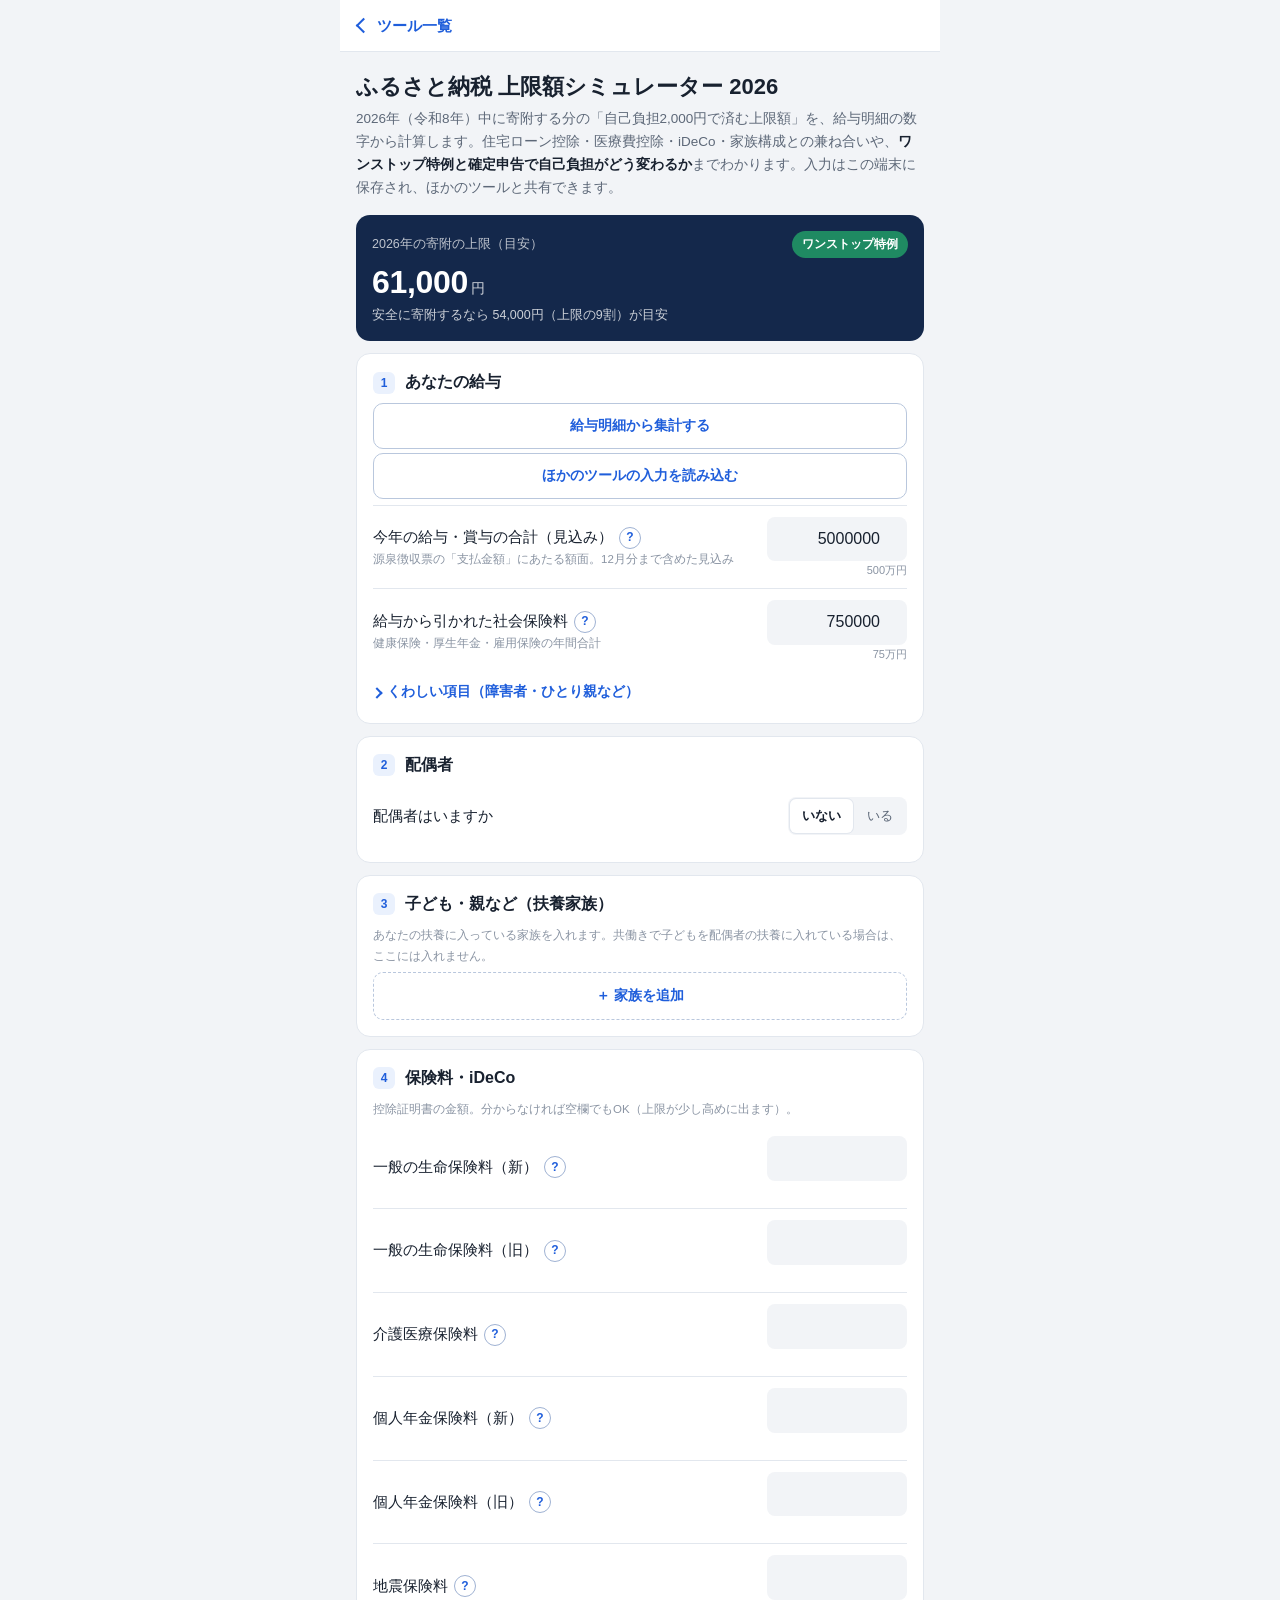
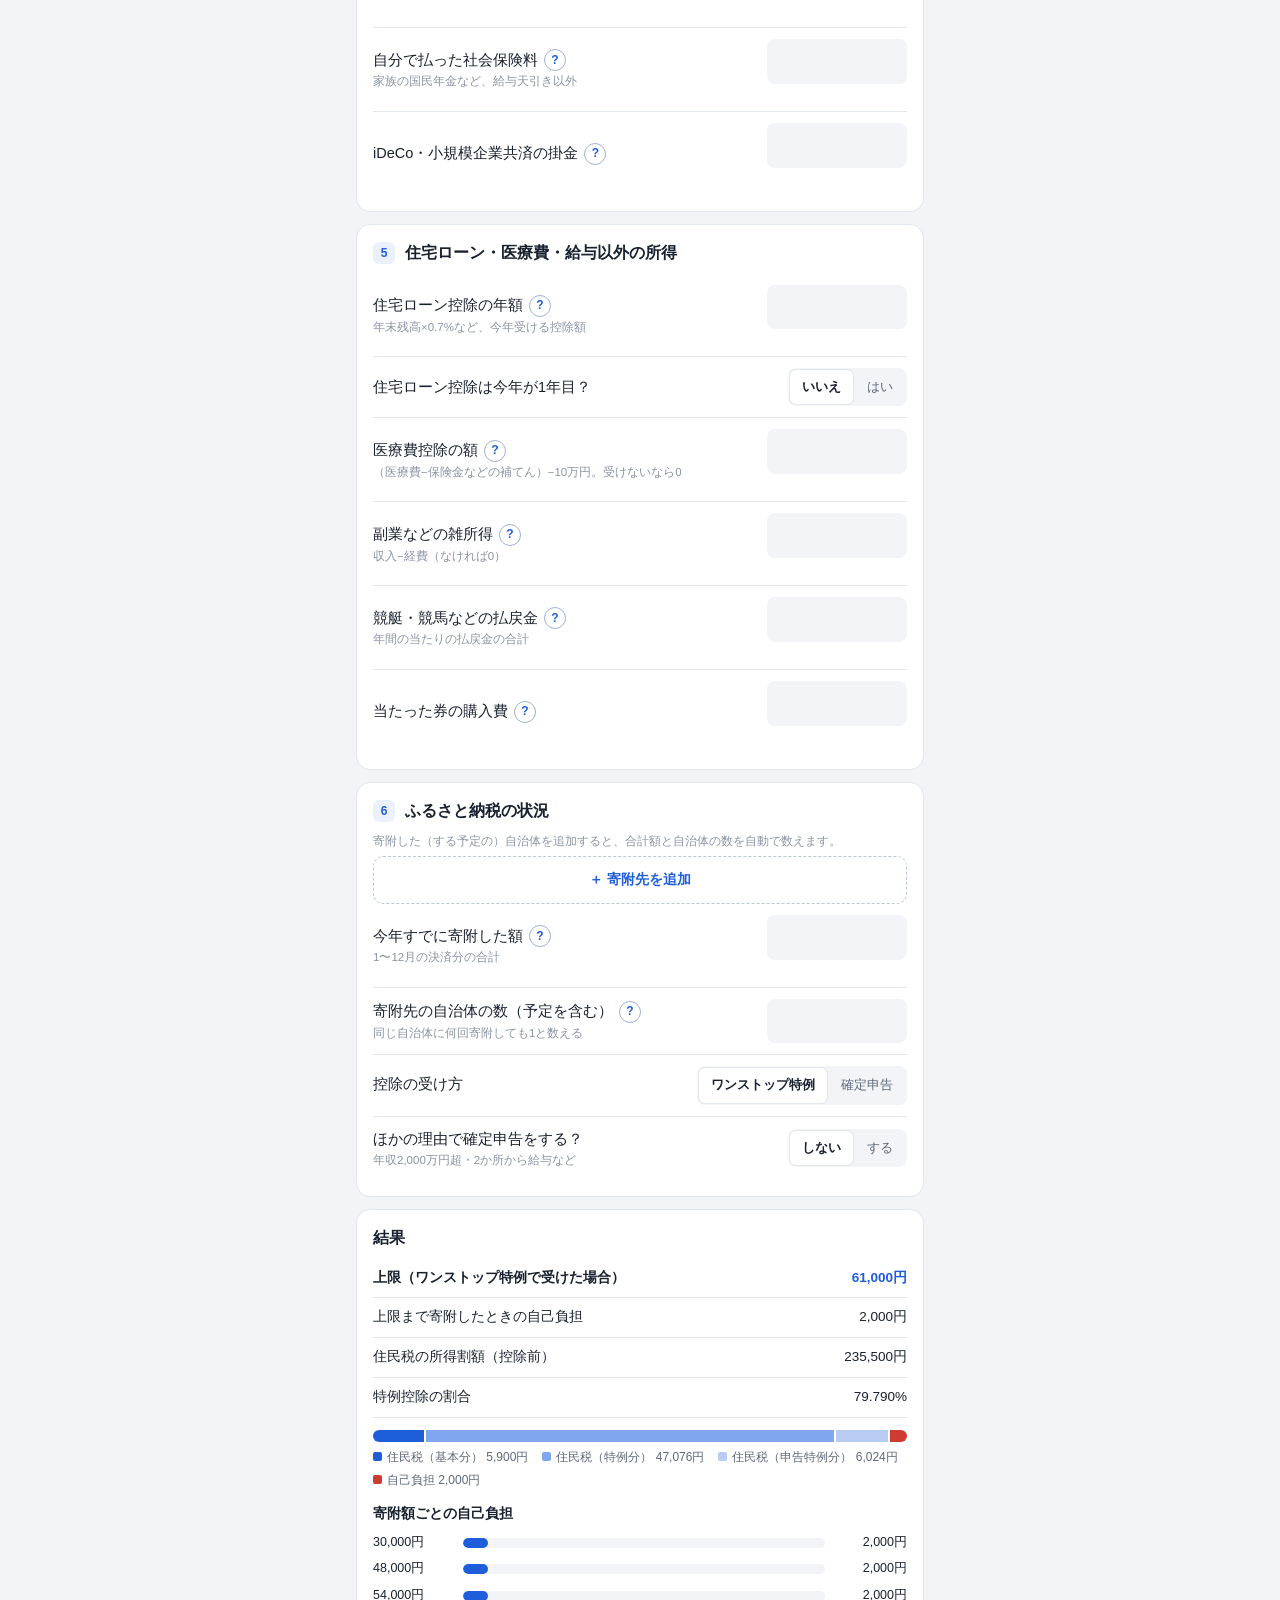
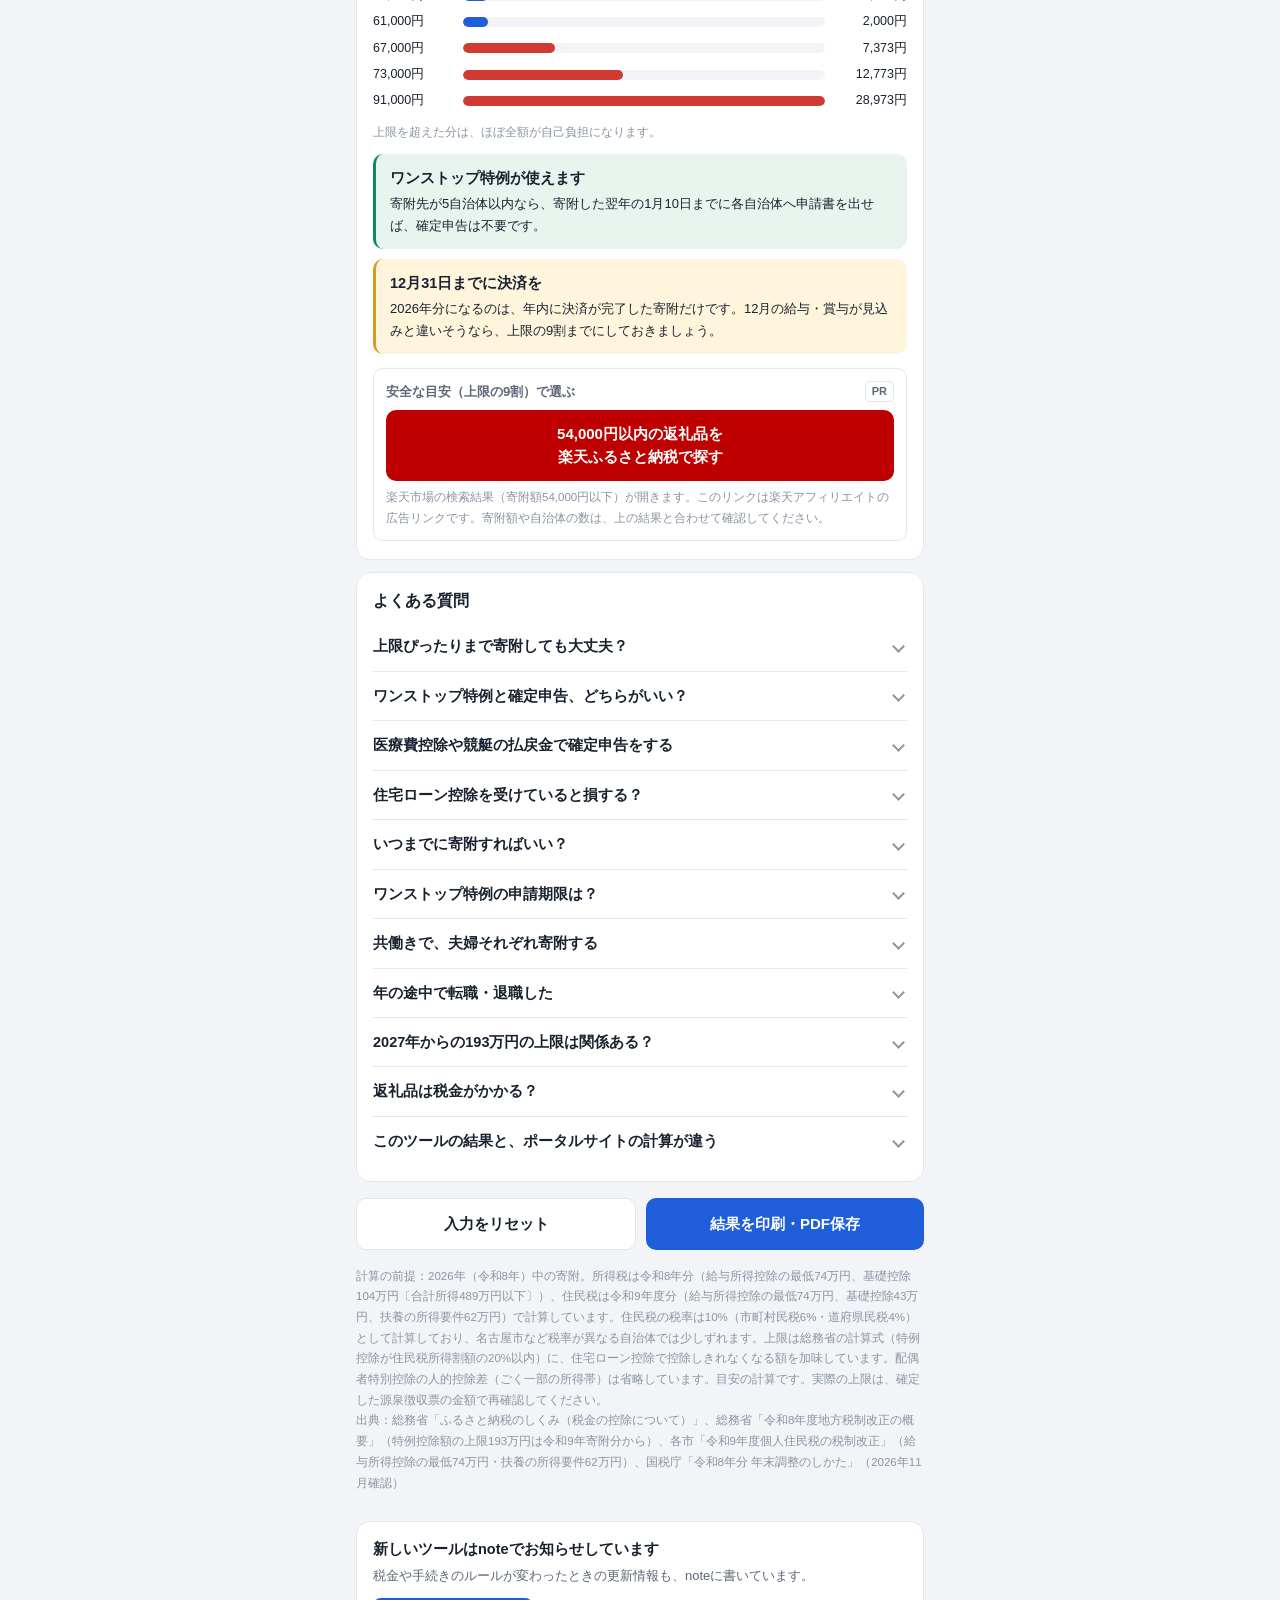
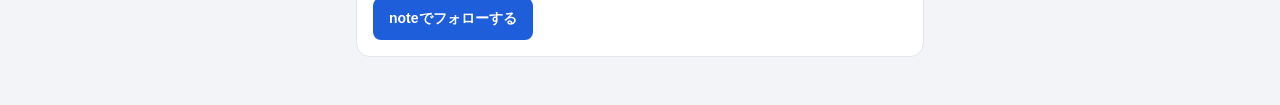
<file: furusato.html>
<!DOCTYPE html>
<!-- © そらのツール箱（https://mizbas.github.io/sora-tools/）。購入した方とそのご家族の利用に限ります。中身や購入コードを、ほかの人に渡したり公開したりしないでください。 -->
<html lang="ja">
<head>
<meta charset="utf-8">
<meta name="viewport" content="width=device-width, initial-scale=1, viewport-fit=cover">
<meta name="theme-color" content="#FFFFFF">
<title>ふるさと納税 上限額シミュレーター 2026｜そらのツール箱</title>
<link rel="icon" href="icon-192.png">
<link rel="stylesheet" href="app.css">
<script src="app.js"></script>
<style>
.import{display:flex;align-items:center;justify-content:center;gap:6px;width:100%;font:inherit;font-size:14px;font-weight:600;border:1px solid #B9C7DD;border-radius:var(--r-md);padding:11px;background:#fff;color:var(--primary);margin:2px 0 0;cursor:pointer}
.bars{margin:8px 0 2px}
.bar{display:grid;grid-template-columns:80px 1fr 72px;gap:10px;align-items:center;font-size:12.5px;margin:7px 0;font-variant-numeric:tabular-nums}
.bar .track{height:10px;background:var(--fill);border-radius:5px;overflow:hidden}
.bar .fill{height:100%;background:var(--primary);border-radius:5px}
.bar.over .fill{background:var(--neg)}
.bar .v{text-align:right}
.split{display:flex;height:12px;border-radius:6px;overflow:hidden;margin:12px 0 6px;gap:2px}
.split span{display:block;height:100%}
.legend{display:flex;flex-wrap:wrap;gap:4px 14px;font-size:12px;color:var(--sub)}
.legend i{display:inline-block;width:9px;height:9px;border-radius:2px;margin-right:5px;vertical-align:0}
</style>
</head>
<body>
<div class="wrap">
  <header class="no-print"><a href="./index.html">ツール一覧</a></header>
  <h1>ふるさと納税 上限額シミュレーター 2026</h1>
  <p class="lead">2026年（令和8年）中に寄附する分の「自己負担2,000円で済む上限額」を、給与明細の数字から計算します。住宅ローン控除・医療費控除・iDeCo・家族構成との兼ね合いや、<b>ワンストップ特例と確定申告で自己負担がどう変わるか</b>までわかります。入力はこの端末に保存され、ほかのツールと共有できます。</p>

  <section class="card hero">
    <div class="row"><span class="label">2026年の寄附の上限（目安）</span><span class="pill" id="methodPill">-</span></div>
    <div class="big" id="heroLimit">-</div>
    <div class="sub" id="heroSub"></div>
  </section>

  <div class="inputs">
  <section class="card">
    <h2><span class="num">1</span>あなたの給与</h2>
    <button class="slip-open" id="slipBtn" type="button">給与明細から集計する</button>
    <button class="import" id="importBtn" type="button">ほかのツールの入力を読み込む</button>
    <div class="note" id="importMsg" style="margin:4px 0 6px"></div>
    <div class="field"><label>今年の給与・賞与の合計（見込み）<small>源泉徴収票の「支払金額」にあたる額面。12月分まで含めた見込み</small></label><input type="number" id="salary" inputmode="numeric" step="10000"></div>
    <div class="field"><label>給与から引かれた社会保険料<small>健康保険・厚生年金・雇用保険の年間合計</small></label><input type="number" id="socialInsurance" inputmode="numeric" step="1000"></div>
    <details>
      <summary>くわしい項目（障害者・ひとり親など）</summary>
      <div class="field"><label>本人の障害者控除</label><div class="seg" data-key="selfDisability"><button data-v="">なし</button><button data-v="general">障害者</button><button data-v="special">特別障害者</button></div></div>
      <div class="field"><label>寡婦・ひとり親</label><div class="seg" data-key="selfStatus"><button data-v="">なし</button><button data-v="kafu">寡婦</button><button data-v="hitorioya">ひとり親</button></div></div>
      <div class="field"><label>勤労学生</label><div class="seg" data-key="selfStudent"><button data-v="">いいえ</button><button data-v="1">はい</button></div></div>
    </details>
  </section>

  <section class="card">
    <h2><span class="num">2</span>配偶者</h2>
    <div class="field"><label>配偶者はいますか</label><div class="seg" data-key="spouse.has"><button data-v="">いない</button><button data-v="1">いる</button></div></div>
    <div id="spouseFields">
      <div class="field"><label>配偶者の給与収入（年額）<small>パート代など。交通費は除く</small></label><input type="number" id="spouse.salary" inputmode="numeric" step="10000"></div>
      <div class="field"><label>配偶者のその他の所得<small>副業の所得など（なければ0）</small></label><input type="number" id="spouse.otherIncome" inputmode="numeric" step="10000"></div>
      <div class="field"><label>配偶者は70歳以上？<small>12月31日時点</small></label><div class="seg" data-key="spouse.age70"><button data-v="">いいえ</button><button data-v="1">はい</button></div></div>
      <div class="field"><label>配偶者の障害者控除</label><div class="seg" data-key="spouse.disability"><button data-v="">なし</button><button data-v="general">障害者</button><button data-v="special">特別障害者</button></div></div>
    </div>
  </section>

  <section class="card">
    <h2><span class="num">3</span>子ども・親など（扶養家族）</h2>
    <p class="note" style="margin:0 0 6px">あなたの扶養に入っている家族を入れます。共働きで子どもを配偶者の扶養に入れている場合は、ここには入れません。</p>
    <div id="deps"></div>
    <button class="add" id="addDep" type="button">＋ 家族を追加</button>
  </section>

  <section class="card">
    <h2><span class="num">4</span>保険料・iDeCo</h2>
    <p class="note" style="margin:0 0 6px">控除証明書の金額。分からなければ空欄でもOK（上限が少し高めに出ます）。</p>
    <div class="field"><label>一般の生命保険料（新）</label><input type="number" id="insurance.ippanNew" inputmode="numeric" step="100"></div>
    <div class="field"><label>一般の生命保険料（旧）</label><input type="number" id="insurance.ippanOld" inputmode="numeric" step="100"></div>
    <div class="field"><label>介護医療保険料</label><input type="number" id="insurance.kaigo" inputmode="numeric" step="100"></div>
    <div class="field"><label>個人年金保険料（新）</label><input type="number" id="insurance.nenkinNew" inputmode="numeric" step="100"></div>
    <div class="field"><label>個人年金保険料（旧）</label><input type="number" id="insurance.nenkinOld" inputmode="numeric" step="100"></div>
    <div class="field"><label>地震保険料</label><input type="number" id="insurance.jishin" inputmode="numeric" step="100"></div>
    <div class="field"><label>自分で払った社会保険料<small>家族の国民年金など、給与天引き以外</small></label><input type="number" id="insurance.shahoExtra" inputmode="numeric" step="100"></div>
    <div class="field"><label>iDeCo・小規模企業共済の掛金</label><input type="number" id="insurance.ideco" inputmode="numeric" step="100"></div>
  </section>

  <section class="card">
    <h2><span class="num">5</span>住宅ローン・医療費・給与以外の所得</h2>
    <div class="field"><label>住宅ローン控除の年額<small>年末残高×0.7%など、今年受ける控除額</small></label><input type="number" id="housingLoan" inputmode="numeric" step="1000"></div>
    <div class="field"><label>住宅ローン控除は今年が1年目？</label><div class="seg" data-key="loanFirstYear"><button data-v="">いいえ</button><button data-v="1">はい</button></div></div>
    <div class="field"><label>医療費控除の額<small>（医療費−保険金などの補てん）−10万円。受けないなら0</small></label><input type="number" id="iryohi" inputmode="numeric" step="1000"></div>
    <div class="field"><label>副業などの雑所得<small>収入−経費（なければ0）</small></label><input type="number" id="other.zatsu" inputmode="numeric" step="1000"></div>
    <div class="field"><label>競艇・競馬などの払戻金<small>年間の当たりの払戻金の合計</small></label><input type="number" id="other.boatPayout" inputmode="numeric" step="1000"></div>
    <div class="field"><label>当たった券の購入費</label><input type="number" id="other.boatWinCost" inputmode="numeric" step="100"></div>
  </section>

  <section class="card">
    <h2><span class="num">6</span>ふるさと納税の状況</h2>
    <p class="note" style="margin:0 0 4px">寄附した（する予定の）自治体を追加すると、合計額と自治体の数を自動で数えます。</p>
    <div id="dons"></div>
    <button class="add" id="addDon" type="button">＋ 寄附先を追加</button>
    <div id="donManual">
    <div class="field"><label>今年すでに寄附した額<small>1〜12月の決済分の合計</small></label><input type="number" id="donated" inputmode="numeric" step="1000"></div>
    <div class="field"><label>寄附先の自治体の数（予定を含む）<small>同じ自治体に何回寄附しても1と数える</small></label><input type="number" id="municipalities" inputmode="numeric" step="1"></div>
    </div>
    <div class="field"><label>控除の受け方<small id="methodNote"></small></label><div class="seg" data-key="method"><button data-v="">ワンストップ特例</button><button data-v="kakutei">確定申告</button></div></div>
    <div class="field"><label>ほかの理由で確定申告をする？<small>年収2,000万円超・2か所から給与など</small></label><div class="seg" data-key="otherFiling"><button data-v="">しない</button><button data-v="1">する</button></div></div>
  </section>
  </div>

  <section class="card" id="results"></section>

  <section class="card faq no-print" id="faq">
    <h2>よくある質問</h2>
    <details><summary>上限ぴったりまで寄附しても大丈夫？</summary><div class="a">12月時点の給与やボーナスは見込みなので、<b>上限の9割くらい</b>にしておくのが安全です。上限を超えた分は控除されず、ほぼ全額が自己負担になります（下の「寄附額ごとの自己負担」の表で確認できます）。</div></details>
    <details><summary>ワンストップ特例と確定申告、どちらがいい？</summary><div class="a">寄附先が5自治体以内で、ほかに確定申告をする理由がなければ<b>ワンストップ特例</b>が手軽です。2026年は所得税の基礎控除が大きく引き上げられたため、所得税の税率が住民税側の想定より低くなる人がいます。その場合、<b>確定申告よりワンストップ特例のほうが自己負担が少なくなる</b>ことがあります。このツールは両方の自己負担を計算して表示します。</div></details>
    <details><summary>医療費控除や競艇の払戻金で確定申告をする</summary><div class="a">確定申告をすると<b>ワンストップ特例の申請は無効</b>になります。ふるさと納税も必ず確定申告書に書いてください（寄附金受領証明書の金額を入力）。医療費控除は課税所得を減らすので、上限も少し下がります。</div></details>
    <details><summary>住宅ローン控除を受けていると損する？</summary><div class="a">住民税の枠が十分あれば損はしません。ただし、住宅ローン控除で所得税が0になっている人が<b>確定申告</b>でふるさと納税をすると、所得税から戻るはずの分が戻らず、自己負担が増えることがあります。1年目（確定申告が必須）の人は特に、結果の「自己負担」を確認してください。</div></details>
    <details><summary>いつまでに寄附すればいい？</summary><div class="a">2026年分になるのは、<b>12月31日までに決済が完了した寄附</b>です。クレジットカード払いなら決済日、銀行振込は入金日が基準です。年末は混み合うので、12月中旬までに済ませるのが安心です。</div></details>
    <details><summary>ワンストップ特例の申請期限は？</summary><div class="a">寄附した翌年の<b>1月10日（必着）</b>までに、各自治体へ申請書とマイナンバー確認書類を提出します。オンライン申請に対応している自治体も増えています。</div></details>
    <details><summary>共働きで、夫婦それぞれ寄附する</summary><div class="a">上限は<b>一人ずつ</b>計算します。寄附者の名義と、控除を受ける人（クレジットカードの名義も同じ人）をそろえてください。配偶者の分は、配偶者の給与でこのツールをもう一度使ってください。</div></details>
    <details><summary>年の途中で転職・退職した</summary><div class="a">前の会社の給与と社会保険料も足して入力してください。退職して年末時点で無職の場合は、年末調整を受けられないので確定申告が必要です。</div></details>
    <details><summary>2027年からの193万円の上限は関係ある？</summary><div class="a">住民税の特例控除に193万円の上限ができるのは<b>2027年（令和9年）の寄附分から</b>です。給与収入1億円程度の人が対象で、2026年の寄附には関係ありません。</div></details>
    <details><summary>返礼品は税金がかかる？</summary><div class="a">返礼品は一時所得になります。ほかの一時所得（懸賞金・保険の満期金・競艇の払戻金など）と合わせて年50万円を超えると課税されます。返礼品の価値は寄附額の3割以下なので、ふるさと納税だけで50万円を超えることは通常ありません。</div></details>
    <details><summary>このツールの結果と、ポータルサイトの計算が違う</summary><div class="a">多くのポータルサイトは年収と家族構成だけで概算しています。このツールは、2026年の所得税・住民税の改正（給与所得控除の最低74万円、所得税の基礎控除104万円、扶養の所得要件62万円）と、保険料・住宅ローン・医療費控除まで入れて計算しているため、結果が異なることがあります。</div></details>
  </section>

  <div class="actions no-print">
    <button class="btn ghost" id="resetBtn" type="button">入力をリセット</button>
    <button class="btn" id="printBtn" type="button">結果を印刷・PDF保存</button>
  </div>

  <p class="note">
    計算の前提：2026年（令和8年）中の寄附。所得税は令和8年分（給与所得控除の最低74万円、基礎控除104万円〔合計所得489万円以下〕）、住民税は令和9年度分（給与所得控除の最低74万円、基礎控除43万円、扶養の所得要件62万円）で計算しています。住民税の税率は10%（市町村民税6%・道府県民税4%）として計算しており、名古屋市など税率が異なる自治体では少しずれます。上限は総務省の計算式（特例控除が住民税所得割額の20%以内）に、住宅ローン控除で控除しきれなくなる額を加味しています。配偶者特別控除の人的控除差（ごく一部の所得帯）は省略しています。目安の計算です。実際の上限は、確定した源泉徴収票の金額で再確認してください。<br>
    出典：総務省「ふるさと納税のしくみ（税金の控除について）」、総務省「令和8年度地方税制改正の概要」（特例控除額の上限193万円は令和9年寄附分から）、各市「令和9年度個人住民税の税制改正」（給与所得控除の最低74万円・扶養の所得要件62万円）、国税庁「令和8年分 年末調整のしかた」（2026年11月確認）
  </p>
</div>
<script>/*! © そらのツール箱（https://mizbas.github.io/sora-tools/）。購入した方とそのご家族の利用に限ります。中身や購入コードを、ほかの人に渡したり公開したりしないでください。 */(function(F){const g=(t,e)=>Math.floor(t/e+1e-9)*e,k=(t,e)=>Math.ceil(t/e-1e-9)*e,l=t=>{const e=Number(t);return isFinite(e)&&e>0?e:0};function u(t){if(t<=0)return 0;t>=22e5&&t<66e5&&(t=g(t,4e3));const e=t<=18e5?t*.4-1e5:t<=36e5?t*.3+8e4:t<=66e5?t*.2+44e4:t<=85e5?t*.1+11e5:195e4;return Math.max(0,t-Math.max(74e4,e))}function L(t){const e=[[195e4,.05,0],[33e5,.1,97500],[695e4,.2,427500],[9e6,.23,636e3],[18e6,.33,1536e3],[4e7,.4,2796e3]];for(const[n,o,s]of e)if(t<=n)return Math.max(0,t*o-s);return t*.45-4796e3}function d(t){return t<=489e4?104e4:t<=655e4?67e4:t<=235e5?62e4:t<=24e6?48e4:t<=245e5?32e4:t<=25e6?16e4:0}function T(t,e){const n=e?1.5:1;return t<=2e4*n?t:t<=4e4*n?t/2+1e4*n:t<=8e4*n?t/4+2e4*n:4e4*n}function B(t){return t<=25e3?t:t<=5e4?t/2+12500:t<=1e5?t/4+25e3:5e4}function j(t,e,n){const o=Math.max(0,Math.ceil(T(t,n===6e4)-1e-9)),s=Math.max(0,Math.ceil(B(e)-1e-9)),a=Math.min(o+s,n);return{newDed:o,oldDed:s,ded:Math.max(s,a)}}function U(t,e){const n=j(l(t.ippanNew),l(t.ippanOld),e&&l(t.ippanNew)>0?6e4:4e4),o={newDed:Math.max(0,Math.ceil(T(l(t.kaigo),!1)-1e-9)),oldDed:0};o.ded=o.newDed;const s=j(l(t.nenkinNew),l(t.nenkinOld),4e4);return{ippan:n,kaigo:o,nenkin:s,total:Math.min(12e4,n.ded+o.ded+s.ded)}}function q(t){const e=Math.min(l(t.jishin),5e4),n=l(t.kyuChoki),o=n<=1e4?n:n<=2e4?Math.ceil(n/2+5e3):15e3;return{jishin:e,kyuChoki:o,total:Math.min(5e4,e+o)}}function J(t){return u(l(t.salary))+l(t.otherIncome)}const K=[[95e4,38e4],[1e6,36e4],[105e4,31e4],[11e5,26e4],[115e4,21e4],[12e5,16e4],[125e4,11e4],[13e5,6e4],[133e4,3e4]];function C(t,e){if(!e||!e.has)return{kind:"none",amount:0,income:0};const n=J(e);if(t>1e7)return{kind:"over",amount:0,income:n};const o=t<=9e6?1:t<=95e5?2/3:1/3;if(n<=62e4){const s=e.age70?48e4:38e4;return{kind:"haigusha",amount:k(s*o,1e4),income:n}}for(const[s,a]of K)if(n<=s)return{kind:"tokubetsu",amount:k(a*o,1e4),income:n};return{kind:"none",amount:0,income:n}}const $=[[85e4,63e4],[9e5,61e4],[95e4,51e4],[1e6,41e4],[105e4,31e4],[11e5,21e4],[115e4,11e4],[12e5,6e4],[123e4,3e4]];function I(t){const e=J(t),n=Number(t.age),o={name:t.name||"",age:n,income:e,kind:"none",amount:0,under23:n<23,disability:0};if(e<=62e4)n<16?o.kind="nensho":n>=19&&n<23?(o.kind="tokutei",o.amount=63e4):n>=70?(o.kind=t.livingWithParent?"rojin-dokyo":"rojin",o.amount=t.livingWithParent?58e4:48e4):(o.kind="ippan",o.amount=38e4),t.disability==="general"&&(o.disability=27e4),t.disability==="special"&&(o.disability=t.livingTogether?75e4:4e5);else if(n>=19&&n<23){for(const[s,a]of $)if(e<=s){o.kind="tokutei-shinzoku",o.amount=a;break}o.kind==="none"&&(o.kind="over")}else o.kind="over";return o}function W(t){const e=l(t.boatPayout)+l(t.otherIchijiIncome),n=l(t.boatWinCost)+l(t.otherIchijiCost),o=Math.max(0,e-n-Math.min(5e5,Math.max(0,e-n)));return{income:e,cost:n,amount:o,half:Math.floor(o/2)}}function b(t){return g(L(g(Math.max(0,t),1e3))*1.021,100)}function X(t){const e=l(t.salary),o=(t.dependents||[]).filter(v=>v&&v.age!==""&&v.age!=null).map(I),s=o.some(v=>v.age<23&&v.income<=62e4),p=e>85e5&&(s||t.selfSpecialDisabled||o.some(v=>v.disability&&v.disability==="special"))?Math.min(15e4,Math.ceil((Math.min(e,1e7)-85e5)*.1)):0,f=Math.max(0,u(e)-p),h=W(t.other||{}),y=l((t.other||{}).zatsu),r=h.half+y,c=f+r,D=c,w=t.insurance||{},Y=U(w,s),t0=q(w),s0=l(t.socialInsurance)+l(w.shahoExtra),e0=l(w.ideco),A=t.selfDisability==="special"?4e5:t.selfDisability==="general"?27e4:0,H=t.selfStatus==="hitorioya"?35e4:t.selfStatus==="kafu"?27e4:0,n0=t.selfStudent&&c<=89e4?27e4:0;function O(v){const M=C(v,t.spouse),i0=t.spouse&&t.spouse.has&&M.income<=62e4?t.spouse.disability==="special"?t.spouse.livingTogether!==!1?75e4:4e5:t.spouse.disability==="general"?27e4:0:0,P=o.reduce((_,m)=>_+(m.kind!=="tokutei-shinzoku"?m.amount:0),0),R=o.reduce((_,m)=>_+(m.kind==="tokutei-shinzoku"?m.amount:0),0),z=o.reduce((_,m)=>_+m.disability,0),r0=d(v),d0=s0+e0+Y.total+t0.total+A+H+n0+i0+z+M.amount+P+R+r0;return{sp:M,spDis:i0,fuyo:P,tokutei:R,depDis:z,basic:r0,sum:d0}}const G=O(c),N=l(t.housingLoan),l0=b(f-G.sum),Z=Math.max(0,g((L(g(Math.max(0,f-G.sum),1e3))-N)*1.021,100)),S=l(t.withheld),Q=O(c),x=Math.max(0,g((L(g(Math.max(0,c-Q.sum),1e3))-N)*1.021,100)),V=e<=2e7?r>2e5:!0,o0=Math.round(Math.max(0,r)*.1);return{salary:e,adjust:p,kyuyo:f,totalNencho:D,totalAll:c,under23:s,deps:o,life:Y,eq:t0,shaho:s0,shokibo:e0,selfDis:A,status:H,student:n0,nencho:G,all:Q,housing:N,taxNencho:Z,taxNenchoBefore:l0,withheld:S,refund:S?S-Z:null,ichiji:h,zatsu:y,otherTotal:r,taxAll:x,extraTax:Math.max(0,x-Z),filingRequired:V,residentExtra:o0}}const i={compute:X,kyuyoShotoku:u,newLife:T,oldLife:B,lifeInsurance:U,earthquake:q,spouseDeduction:C,dependent:I,ichiji:W,basicDeduction:d,nenchoTax:b,incomeTaxBaseExport:L};typeof module<"u"&&module.exports?module.exports=i:F.NenchoCalc=i})(typeof window<"u"?window:globalThis),function(F){const g=typeof module<"u"&&module.exports?require("../nencho/calc.js"):F.NenchoCalc,k=(e,n)=>Math.floor(e/n+1e-9)*n,l=(e,n)=>Math.ceil(e/n-1e-9)*n,u=e=>{const n=Number(e);return isFinite(n)&&n>0?n:0};function L(e){return e<=12e3?e:e<=32e3?e/2+6e3:e<=56e3?e/4+14e3:28e3}function d(e){return e<=15e3?e:e<=4e4?e/2+7500:e<=7e4?e/4+17500:35e3}function T(e,n){const o=Math.ceil(L(e)-1e-9),s=Math.ceil(d(n)-1e-9);return Math.max(s,Math.min(o+s,28e3))}function B(e){const n=T(u(e.ippanNew),u(e.ippanOld))+Math.ceil(L(u(e.kaigo))-1e-9)+T(u(e.nenkinNew),u(e.nenkinOld));return Math.min(7e4,n)}function j(e){const n=Math.min(Math.ceil(u(e.jishin)/2-1e-9),25e3),o=u(e.kyuChoki),s=o<=5e3?o:o<=15e3?Math.ceil(o/2+2500-1e-9):1e4;return Math.min(25e3,n+s)}function U(e){return e<=24e6?43e4:e<=245e5?29e4:e<=25e6?15e4:0}const q=[95e4,1e6,105e4,11e5,115e4,12e5,125e4,13e5,133e4],J=[33e4,33e4,31e4,26e4,21e4,16e4,11e4,6e4,3e4];function K(e,n,o){const s=e<=9e6?1:e<=95e5?.6666666666666666:.3333333333333333,a={spouse:0,fuyo:0,dis:0,self:0,basic:U(e),diff:0,sameHousehold:0};a.diff+=e<=25e6?5e4:0;const p=n.spouse||{};if(p.has){const f=g.kyuyoShotoku(u(p.salary))+u(p.otherIncome);if(f<=62e4)a.sameHousehold++,e<=1e7&&(a.spouse=l((p.age70?38e4:33e4)*s,1e4),a.diff+=p.age70?s===1?1e5:s>.5?6e4:3e4:s===1?5e4:s>.5?4e4:2e4),p.disability==="general"&&(a.dis+=26e4,a.diff+=1e4),p.disability==="special"&&(a.dis+=p.livingTogether===!1?3e5:53e4,a.diff+=p.livingTogether===!1?1e5:22e4);else if(e<=1e7){for(let h=0;h<q.length;h++)if(f<=q[h]){a.spouse=l(J[h]*s,1e4);break}}}for(const f of o)f.kind!=="over"&&f.kind!=="none"&&f.kind!=="tokutei-shinzoku"&&a.sameHousehold++,f.kind==="ippan"?(a.fuyo+=33e4,a.diff+=5e4):f.kind==="tokutei"?(a.fuyo+=45e4,a.diff+=18e4):f.kind==="rojin"?(a.fuyo+=38e4,a.diff+=1e5):f.kind==="rojin-dokyo"?(a.fuyo+=45e4,a.diff+=13e4):f.kind==="tokutei-shinzoku"&&(a.fuyo+=Math.min(45e4,f.amount)),f.disability===27e4?(a.dis+=26e4,a.diff+=1e4):f.disability===4e5?(a.dis+=3e5,a.diff+=1e5):f.disability===75e4&&(a.dis+=53e4,a.diff+=22e4);return n.selfDisability==="general"&&(a.self+=26e4,a.diff+=1e4),n.selfDisability==="special"&&(a.self+=3e5,a.diff+=1e5),n.selfStatus==="hitorioya"&&(a.self+=3e5,a.diff+=5e4),n.selfStatus==="kafu"&&(a.self+=26e4,a.diff+=1e4),n.selfStudent&&e<=89e4&&(a.self+=26e4,a.diff+=1e4),a}function C(e,n,o){return o>25e6?0:e<=2e6?Math.min(n,e)*.05:Math.max((n-(e-2e6))*.05,2500)}function $(e){if(e<0)return .9;const n=[[195e4,.84895],[33e5,.7979],[695e4,.6958],[9e6,.66517],[18e6,.56307],[4e7,.49153]];for(const[o,s]of n)if(e<=o)return s;return .44055}function I(e){const n=[[195e4,.05],[33e5,.1],[695e4,.2],[9e6,.23],[18e6,.33],[4e7,.4]];for(const[o,s]of n)if(e<=o)return s;return .45}function W(e){e=e||{};const n=g.compute(e),o=n.totalAll,s=u(e.iryohi),a=e.insurance||{},p=n.shaho,f=n.shokibo,h=n.all.sum+s,y=k(Math.max(0,o-h),1e3),r=u(e.housingLoan),c=K(o,e,n.deps),D=p+f+B(a)+j(a)+s+c.basic+c.spouse+c.fuyo+c.dis+c.self,w=k(Math.max(0,o-D),1e3),Y=C(w,c.diff,o),t0=1+c.sameHousehold,s0=t0>1?35e4*t0+1e5+32e4:45e4,e0=o<=s0,A=e0?0:Math.max(0,k(w*.06-Y*.6,100))+Math.max(0,k(w*.04-Y*.4,100)),H=$(w-c.diff),n0=I(w-c.diff);function O(m,E){const a0=E==="onestop",c0=a0?0:Math.max(0,Math.min(m,o*.4)-2e3),h0=k(Math.max(0,o-h-c0),1e3),m0=g.incomeTaxBaseExport(h0),p0=Math.min(r,m0),M0=k(Math.max(0,m0-p0)*1.021,100),b0=Math.min(Math.max(0,r-p0),k(h0*.05,1),97500),g0=Math.max(0,(Math.min(m,o*.3)-2e3)*.1),u0=m>2e3?Math.min((m-2e3)*H,A*.2):0,k0=a0?u0*(n0*1.021)/H:0,f0=Math.max(0,A-b0),y0=Math.ceil(g0+u0+k0-1e-9),v0=Math.min(f0,y0);return{it:M0,rt:f0-v0,loanR:b0,kihon:g0,tokurei:u0,shinkoku:k0,credit:v0,want:y0,afterLoan:f0}}const G={kakutei:O(0,"kakutei"),onestop:O(0,"onestop")};function N(m,E){const a0=G[E],c0=O(m,E);return m-(a0.it-c0.it+(a0.rt-c0.rt))}const l0=A>0?Math.floor(A*.2/H)+2e3:0,Z=u(e.municipalities),S=[];s>0&&S.push("医療費控除を受ける"),e.loanFirstYear&&S.push("住宅ローン控除の1年目"),n.otherTotal>0&&S.push("給与以外の所得（副業・競艇の払戻金など）がある"),u(e.salary)>2e7&&S.push("給与収入が2,000万円を超える"),Z>5&&S.push("寄附先が6自治体以上"),e.otherFiling&&S.push("その他の理由で確定申告をする");const Q=S.length>0,x=Q||e.method==="kakutei"?"kakutei":"onestop",V=k(l0,1e3);let o0=V;for(let m=3e3;m<=V;m+=1e3){const E=O(m,x);if(E.credit+1<E.want){o0=m-1e3;break}}const v=o0<V,M=Math.max(0,Math.min(V,o0));let i0=0;for(let m=3e3;m<=M&&N(m,x)<3e3;m+=1e3)i0=m;const P=u(e.donated),R=O(M,x),z=G[x],r0={incomeTax:z.it-R.it,kihon:Math.round(R.kihon),tokurei:Math.round(R.tokurei),shinkoku:Math.round(R.shinkoku),residentTotal:z.rt-R.rt,cost:N(M,x)},d0=[.5,.8,.9,1,1.1,1.2,1.5].map(m=>{const E=k(M*m,1e3);return{k:m,D:E,cost:E>0?N(E,x):0}}),_=M>0?N(M,x==="onestop"?"kakutei":"onestop"):0;return{total:o,itTaxable0:y,itDed:h,rDed:D,rTaxable:w,adj:Y,diff:c.diff,shotokuwari:A,rate:H,itRate:n0,exempt:e0,formulaLimit:l0,simLimit:i0,limit:M,loanShort:v,donated:P,remaining:Math.max(0,M-P),over:Math.max(0,P-M),costDonated:P>0?N(P,x):0,breakdown:r0,scenarios:d0,filingReasons:S,needFiling:Q,method:x,costOther:_,onestopOk:!Q&&Z<=5,base:{it:z.it,rt:z.rt},personal:c,nc:n}}function b(e){if(!e||e.limit<=0)return 0;const n=e.donated>0?e.remaining:e.limit*.9,o=Math.floor(n/1e3)*1e3;return o>=1e3?o:0}const X="55a2dfd6.c05bdd82.55a2dfd7.6d81d5f3";function i(e){const n="https://search.rakuten.co.jp/search/mall/"+encodeURIComponent("ふるさと納税")+"/?max="+e,o=encodeURIComponent(n);return"https://hb.afl.rakuten.co.jp/hgc/"+X+"/?pc="+o+"&m="+o}const t={compute:W,specialRate:$,incomeTaxRate:I,adjustmentCredit:C,lifeInsuranceR:B,earthquakeR:j,personalR:K,shopAmount:b,rakutenFurusatoUrl:i};typeof module<"u"&&module.exports?module.exports=t:F.FurusatoCalc=t}(typeof window<"u"?window:globalThis),function(){const F=window.FurusatoCalc,g="sora.furusato.2026",k="sora.nencho.2026",l=i=>i==null?"-":Math.round(i).toLocaleString("ja-JP"),u=i=>document.getElementById(i),L={salary:5e6,socialInsurance:75e4,selfDisability:"",selfStatus:"",selfStudent:"",housingLoan:0,loanFirstYear:"",iryohi:0,spouse:{has:"",salary:0,otherIncome:0,age70:"",disability:""},dependents:[],insurance:{},other:{},donated:0,municipalities:0,method:"",otherFiling:"",donations:[]};let d=T();function T(){let i=null;try{i=JSON.parse(localStorage.getItem(g)||"null")}catch{}if(!i&&window.SoraUI){const t=SoraUI.getShared();t&&(i={},Object.keys(t).forEach(e=>{e[0]!=="_"&&e!=="withheld"&&(i[e]=t[e])}))}return Object.assign(JSON.parse(JSON.stringify(L)),i||{})}function B(){try{localStorage.setItem(g,JSON.stringify(d))}catch{}window.SoraUI&&SoraUI.saveShared(d,"furusato")}const j=i=>i.split(".").reduce((t,e)=>(t||{})[e],d),U=(i,t)=>{const e=i.split(".");let n=d;e.slice(0,-1).forEach(o=>{n[o]=n[o]||{},n=n[o]}),n[e[e.length-1]]=t},q={salary:'給与明細・賞与明細の<b>「総支給額」を1〜12月分足した見込み</b>です（通勤手当は引く）。<span class="lh ok">足すもの</span><ul class="ok-list"><li>基本給・残業代・各種手当</li><li>賞与（12月のボーナスも見込みで）</li><li>今年転職した人は前の会社の分</li></ul><span class="lh ng">足さないもの・引くもの</span><ul class="ng-list"><li>通勤手当（交通費）</li><li>出張旅費などの実費精算</li></ul>',socialInsurance:"明細の控除欄の<b>健康保険・介護保険・子ども子育て支援金・厚生年金・雇用保険</b>を、給与・賞与とも1年分足します（12月分は見込み）。所得税・住民税は入れません。","spouse.salary":"配偶者のパート・アルバイトの年収見込み（交通費を除く）。2026年分は<b>136万円以下なら配偶者控除</b>、136万円超〜約201万円なら配偶者特別控除の対象です。","spouse.otherIncome":"副業の所得（収入−経費）など。なければ0。","insurance.ippanNew":"控除証明書の「一般」「新制度」の申告額。住民税の控除は所得税より小さい（上限2.8万円）ので、上限額への影響は数千円程度です。","insurance.ippanOld":"控除証明書の「一般」「旧制度」（平成23年以前の契約）の申告額。","insurance.kaigo":"控除証明書の「介護医療」の申告額（医療保険・がん保険など）。","insurance.nenkinNew":"控除証明書の「個人年金」「新制度」の申告額。","insurance.nenkinOld":"控除証明書の「個人年金」「旧制度」の申告額。","insurance.jishin":"地震保険料控除証明書の地震保険の部分。","insurance.shahoExtra":"家族の国民年金・国民健康保険など、給与天引き以外で<b>あなたが払った</b>社会保険料。","insurance.ideco":"iDeCo・小規模企業共済の年間掛金。掛金が多いほど課税所得が下がり、<b>ふるさと納税の上限も下がります</b>。",housingLoan:"今年受ける<b>住宅ローン控除の額</b>（年末残高×0.7%など。上限は入居年・住宅の種類で異なる）。2年目以降は年末調整の書類、1年目は確定申告で使う計算明細書の金額です。",iryohi:"医療費控除を受ける場合の<b>控除額</b>（支払った医療費−保険金などで補てんされた額−10万円。所得200万円未満の人は所得の5%）。セルフメディケーション税制を使う場合はその控除額（最高8.8万円）。","other.zatsu":"副業（給与ではないもの）の「収入−経費」。noteやフリマアプリでの継続的な販売など。","other.boatPayout":"競艇・競馬・競輪・オートの払戻金の年間合計。一時所得として課税所得が増えるので、上限も上がります（確定申告が必要になる場合があります）。","other.boatWinCost":"払戻金が出た券（的中した買い目）の購入額だけ。外れ券は入れません。",donated:"今年<b>決済が完了した</b>ふるさと納税の合計額。各ポータルサイトの寄附履歴や、自治体から届く寄附金受領証明書で確認できます。",municipalities:"寄附先の自治体の数。<b>6自治体以上</b>になるとワンストップ特例は使えず、確定申告が必要です（同じ自治体に複数回寄附しても1と数えます）。"};function J(i){(i||document).querySelectorAll(".inputs .field").forEach(t=>{if(t.dataset.helped)return;const e=t.querySelector("input[id]");if(!e||!q[e.id])return;t.dataset.helped="1";const n=t.querySelector("label"),o=n.querySelector("small"),s=document.createElement("button");s.type="button",s.className="qbtn",s.textContent="?",s.setAttribute("aria-label","説明"),o?n.insertBefore(s,o):n.appendChild(s);const a=document.createElement("div");a.className="help",a.innerHTML=q[e.id],t.appendChild(a),s.onclick=()=>{s.classList.toggle("on"),a.classList.toggle("on")}})}const K="<b>2026年12月31日時点</b>の年齢。<ul><li>16歳未満：控除なし（2011年1月2日以降生まれ）</li><li>19〜22歳：特定扶養（2004年1月2日〜2008年1月1日生まれ）</li><li>70歳以上：老人扶養（1957年1月1日以前生まれ）</li></ul>";function C(){document.querySelectorAll(".inputs input[id]").forEach(i=>{const t=j(i.id);i.value=t||"",i.oninput=()=>{const e=parseFloat(i.value);U(i.id,isNaN(e)?0:e),b()}}),document.querySelectorAll(".inputs .seg[data-key]").forEach(i=>{const t=j(i.dataset.key)||"";i.querySelectorAll("button").forEach(e=>e.classList.toggle("on",e.dataset.v===String(t))),i.onclick=e=>{const n=e.target.closest("button");n&&(U(i.dataset.key,n.dataset.v),C(),b())}}),u("spouseFields").style.display=d.spouse&&d.spouse.has?"":"none"}function $(){const i=u("deps");i.innerHTML=d.dependents.map((t,e)=>`
      <div class="dep" data-i="${e}">
        <div class="head"><span>家族 ${e+1}</span><button type="button" data-del="${e}">削除</button></div>
        <div class="field"><label>名前・続柄（メモ）</label><input type="text" data-f="name" value="${(t.name||"").replace(/"/g,"&quot;")}" placeholder="例：長男"></div>
        <div class="field"><label>12月31日時点の年齢</label><input type="number" data-f="age" inputmode="numeric" value="${t.age??""}"></div>
        <div class="field"><label>給与収入（年額）<small>アルバイト代など</small></label><input type="number" data-f="salary" inputmode="numeric" step="10000" value="${t.salary||""}"></div>
        <div class="field"><label>70歳以上で同居の親・祖父母？</label><div class="seg" data-df="livingWithParent"><button data-v="">いいえ</button><button data-v="1">はい</button></div></div>
        <div class="field"><label>障害者控除</label><div class="seg" data-df="disability"><button data-v="">なし</button><button data-v="general">障害者</button><button data-v="special">特別障害者</button></div></div>
      </div>`).join(""),i.querySelectorAll(".dep").forEach(t=>{const e=+t.dataset.i,n=d.dependents[e];t.querySelectorAll("input[data-f]").forEach(f=>f.oninput=()=>{const h=f.dataset.f;n[h]=h==="name"?f.value:f.value===""?"":parseFloat(f.value),b(!1)}),t.querySelectorAll(".seg[data-df]").forEach(f=>{const h=n[f.dataset.df]||"";f.querySelectorAll("button").forEach(y=>y.classList.toggle("on",y.dataset.v===String(h))),f.onclick=y=>{const r=y.target.closest("button");r&&(n[f.dataset.df]=r.dataset.v,$(),b(!1))}});const o=t.querySelector("[data-f=age]").closest(".field"),s=o.querySelector("label"),a=document.createElement("button");a.type="button",a.className="qbtn",a.textContent="?",s.appendChild(a);const p=document.createElement("div");p.className="help",p.innerHTML=K,o.appendChild(p),a.onclick=()=>{a.classList.toggle("on"),p.classList.toggle("on")}}),i.querySelectorAll("[data-del]").forEach(t=>t.onclick=()=>{d.dependents.splice(+t.dataset.del,1),$(),b(!1)})}u("addDep").onclick=()=>{d.dependents.push({name:"",age:"",salary:0}),$(),b(!1)};function I(){const i=u("dons");d.donations=d.donations||[],i.innerHTML=d.donations.map((t,e)=>`
      <div class="dep" data-i="${e}">
        <div class="head"><span>寄附先 ${e+1}</span><button type="button" data-del="${e}">削除</button></div>
        <div class="field"><label>自治体名</label><input type="text" data-f="name" value="${(t.name||"").replace(/"/g,"&quot;")}" placeholder="例：北海道〇〇町"></div>
        <div class="field"><label>寄附額</label><input type="number" data-f="amount" inputmode="numeric" step="1000" value="${t.amount||""}"></div>
        <div class="field"><label>状態</label><div class="seg" data-df="status"><button data-v="">予定</button><button data-v="paid">決済済み</button><button data-v="sent">申請済み</button></div></div>
      </div>`).join(""),i.querySelectorAll(".dep").forEach(t=>{const e=d.donations[+t.dataset.i];t.querySelectorAll("input[data-f]").forEach(o=>o.oninput=()=>{e[o.dataset.f]=o.dataset.f==="name"?o.value:parseFloat(o.value)||0,b(!1)});const n=t.querySelector(".seg");n.querySelectorAll("button").forEach(o=>o.classList.toggle("on",o.dataset.v===(e.status||""))),n.onclick=o=>{const s=o.target.closest("button");s&&(e.status=s.dataset.v,I(),b(!1))}}),i.querySelectorAll("[data-del]").forEach(t=>t.onclick=()=>{d.donations.splice(+t.dataset.del,1),I(),b(!1)}),u("donManual").style.display=d.donations.length?"none":""}u("addDon").onclick=()=>{(d.donations=d.donations||[]).push({name:"",amount:0,status:""}),I(),b(!1)},u("importBtn").onclick=()=>{let i=window.SoraUI&&SoraUI.getShared();if(!i||i._from==="furusato")try{i=JSON.parse(localStorage.getItem(k)||"null")||i}catch{}if(!i){u("importMsg").textContent="この端末に、ほかのツールの入力が見つかりませんでした。";return}["salary","socialInsurance","selfDisability","selfStatus","selfStudent","housingLoan","spouse","dependents","insurance","other"].forEach(t=>{i[t]!==void 0&&(d[t]=JSON.parse(JSON.stringify(i[t])))}),u("importMsg").textContent="給与・家族・保険料・払戻金を読み込みました。",C(),$(),b(!1)},u("slipBtn").onclick=()=>SoraUI.payslip({onApply:i=>{d.salary=i.pay,d.socialInsurance=i.si,C(),b(!1),u("importMsg").textContent="給与明細の合計を入力しました。"}});function W(i,t,e,n){const o=e>0?Math.min(100,t/e*100):0;return`<div class="bar ${n||""}"><span>${i}</span><div class="track"><div class="fill" style="width:${o}%"></div></div><span class="v">${l(t)}円</span></div>`}function b(i){d.donations&&d.donations.length&&(d.donated=d.donations.reduce((r,c)=>r+(Number(c.amount)||0),0),d.municipalities=new Set(d.donations.map((r,c)=>(r.name||"").trim()||"#"+c)).size),B();const t=F.compute(d);document.querySelector('.seg[data-key="method"]').querySelectorAll("button").forEach(r=>{const c=r.dataset.v==="kakutei";r.classList.toggle("on",t.method==="kakutei"?c:!c),r.disabled=t.needFiling&&!c,r.style.opacity=r.disabled?.4:""}),u("methodNote").textContent=t.needFiling?"確定申告が必要なため、確定申告で計算しています":"";const n=t.method==="onestop";u("heroLimit").innerHTML=t.limit>0?`${l(t.limit)}<small>円</small>`:"0<small>円</small>",u("methodPill").textContent=n?"ワンストップ特例":"確定申告",u("methodPill").className="pill "+(n?"ok":"ng"),u("heroSub").textContent=t.limit<=0?"住民税がかからない見込みのため、ふるさと納税の控除はありません":t.donated>0?(()=>{const r=(d.donations||[]).some(c=>!c.status)?"予定を含めた寄附":"寄附済み";return t.over>0?`${r} ${l(t.donated)}円 → 上限を ${l(t.over)}円 超えています`:`${r} ${l(t.donated)}円 → あと ${l(t.remaining)}円 まで`})():`安全に寄附するなら ${l(Math.floor(t.limit*.9/1e3)*1e3)}円（上限の9割）が目安`;const o=t.breakdown,s=t.scenarios,a=o.incomeTax+o.residentTotal,p=[[o.incomeTax,"#14284B","所得税から"],[o.kihon,"#1F5EDB","住民税（基本分）"],[o.tokurei,"#7FA6EE","住民税（特例分）"],[o.shinkoku,"#B8CCF4","住民税（申告特例分）"],[o.cost,"#CF3B32","自己負担"]],f=p.reduce((r,c)=>r+c[0],0)||1;let h="<h2>結果</h2>";if(t.limit>0){if(h+=`<table>
        <tr class="em"><td>上限（${n?"ワンストップ特例":"確定申告"}で受けた場合）</td><td>${l(t.limit)}円</td></tr>
        <tr><td>上限まで寄附したときの自己負担</td><td>${l(o.cost)}円</td></tr>
        <tr><td>住民税の所得割額（控除前）</td><td>${l(t.shotokuwari)}円</td></tr>
        <tr><td>特例控除の割合</td><td>${(t.rate*100).toFixed(3)}%</td></tr>
      </table>
      <div class="split">${p.filter(r=>r[0]>0).map(r=>`<span style="width:${r[0]/f*100}%;background:${r[1]}"></span>`).join("")}</div>
      <div class="legend">${p.filter(r=>r[0]>0).map(r=>`<span><i style="background:${r[1]}"></i>${r[2]} ${l(r[0])}円</span>`).join("")}</div>`,o.cost>=3e3){const r=n?"確定申告":"ワンストップ特例";h+=`<div class="alert info"><strong>上限まで寄附すると、自己負担が${l(o.cost)}円になります</strong>`,!n&&t.costOther<o.cost&&!t.needFiling?h+=`${r}にすると自己負担は${l(t.costOther)}円で済みます。寄附先が5自治体以内なら${r}がおすすめです。`:!n&&t.needFiling&&(h+=`確定申告では、所得税からは<b>実際の所得税の税率</b>で控除されます。2026年は所得税の基礎控除が大きくなったため、あなたの所得税の税率が住民税側の想定より低く、その差の分だけ自己負担が増えます。自己負担を2,000円台に抑えるなら、<b>${l(t.simLimit)}円まで</b>が目安です。`),h+="</div>"}t.loanShort&&(h+=`<div class="alert ng"><strong>住宅ローン控除で住民税の枠が足りなくなります</strong>住民税から住宅ローン控除を引いた残りが少ないため、総務省の計算式どおりの上限（${l(Math.floor(t.formulaLimit/1e3)*1e3)}円）までは控除しきれません。上限を${l(t.limit)}円に下げて表示しています。</div>`),h+=`<h3 style="font-size:14px;margin:14px 0 4px">寄附額ごとの自己負担</h3><div class="bars">${s.filter(r=>r.D>0).map(r=>W(`${l(r.D)}円`,r.cost,Math.max(...s.map(c=>c.cost)),r.cost>=3e3?"over":"")).join("")}</div>
      <p class="note">上限を超えた分は、ほぼ全額が自己負担になります。</p>`}if(t.needFiling?h+=`<div class="alert ng"><strong>確定申告が必要です</strong>理由：${t.filingReasons.join("、")}。ワンストップ特例を申請していても無効になるので、ふるさと納税も確定申告書に書いてください。</div>`:h+='<div class="alert ok"><strong>ワンストップ特例が使えます</strong>寄附先が5自治体以内なら、寄附した翌年の1月10日までに各自治体へ申請書を出せば、確定申告は不要です。</div>',d.donations&&d.donations.length){const r=d.donations.filter(c=>c.status!=="sent"&&c.status!=="paid"?!0:!t.needFiling&&c.status==="paid");h+='<h3 style="font-size:14px;margin:14px 0 4px">寄附先のチェック</h3><table>'+d.donations.map(c=>`<tr><td>${c.name||"（自治体名未入力）"}<br><span class="note">${c.status==="sent"?"ワンストップ申請済み":c.status==="paid"?t.needFiling?"決済済み（確定申告で受領証明書を使う）":"決済済み・ワンストップの申請がまだ（1月10日必着）":"まだ寄附していない（12月31日までに決済）"}</span></td><td>${l(c.amount)}円</td></tr>`).join("")+`<tr class="em"><td>合計（${t.donated?new Set(d.donations.map((c,D)=>(c.name||"").trim()||"#"+D)).size:0}自治体）</td><td>${l(t.donated)}円</td></tr></table>`,!t.needFiling&&new Set(d.donations.map((c,D)=>(c.name||"").trim()||"#"+D)).size>5&&(h+='<div class="alert ng"><strong>6自治体以上はワンストップ特例が使えません</strong>確定申告で控除を受けてください。</div>')}h+='<div class="alert info"><strong>12月31日までに決済を</strong>2026年分になるのは、年内に決済が完了した寄附だけです。12月の給与・賞与が見込みと違いそうなら、上限の9割までにしておきましょう。</div>';const y=F.shopAmount(t);y>0&&(h+=`<div class="shop no-print">
        <div class="shop-head"><span>${t.donated>0?"残りの枠":"安全な目安（上限の9割）"}で選ぶ</span><span class="pr">PR</span></div>
        <a class="btn shop-btn" href="${F.rakutenFurusatoUrl(y)}" target="_blank" rel="sponsored noopener">${l(y)}円以内の返礼品を<br>楽天ふるさと納税で探す</a>
        <p class="note" style="margin:6px 0 0">楽天市場の検索結果（寄附額${l(y)}円以下）が開きます。このリンクは楽天アフィリエイトの広告リンクです。寄附額や自治体の数は、上の結果と合わせて確認してください。</p>
      </div>`),u("results").innerHTML=h,i!==!1&&C(),J()}u("resetBtn").onclick=()=>{X()&&(d=JSON.parse(JSON.stringify(L)),$(),b())};function X(){const i=u("resetBtn");return i.dataset.armed?(delete i.dataset.armed,i.textContent="入力をリセット",!0):(i.dataset.armed="1",i.textContent="もう一度押すとリセット",setTimeout(()=>{delete i.dataset.armed,i.textContent="入力をリセット"},3e3),!1)}u("printBtn").onclick=()=>window.print(),$(),I(),b()}();</script>
</body>
</html>
</file>
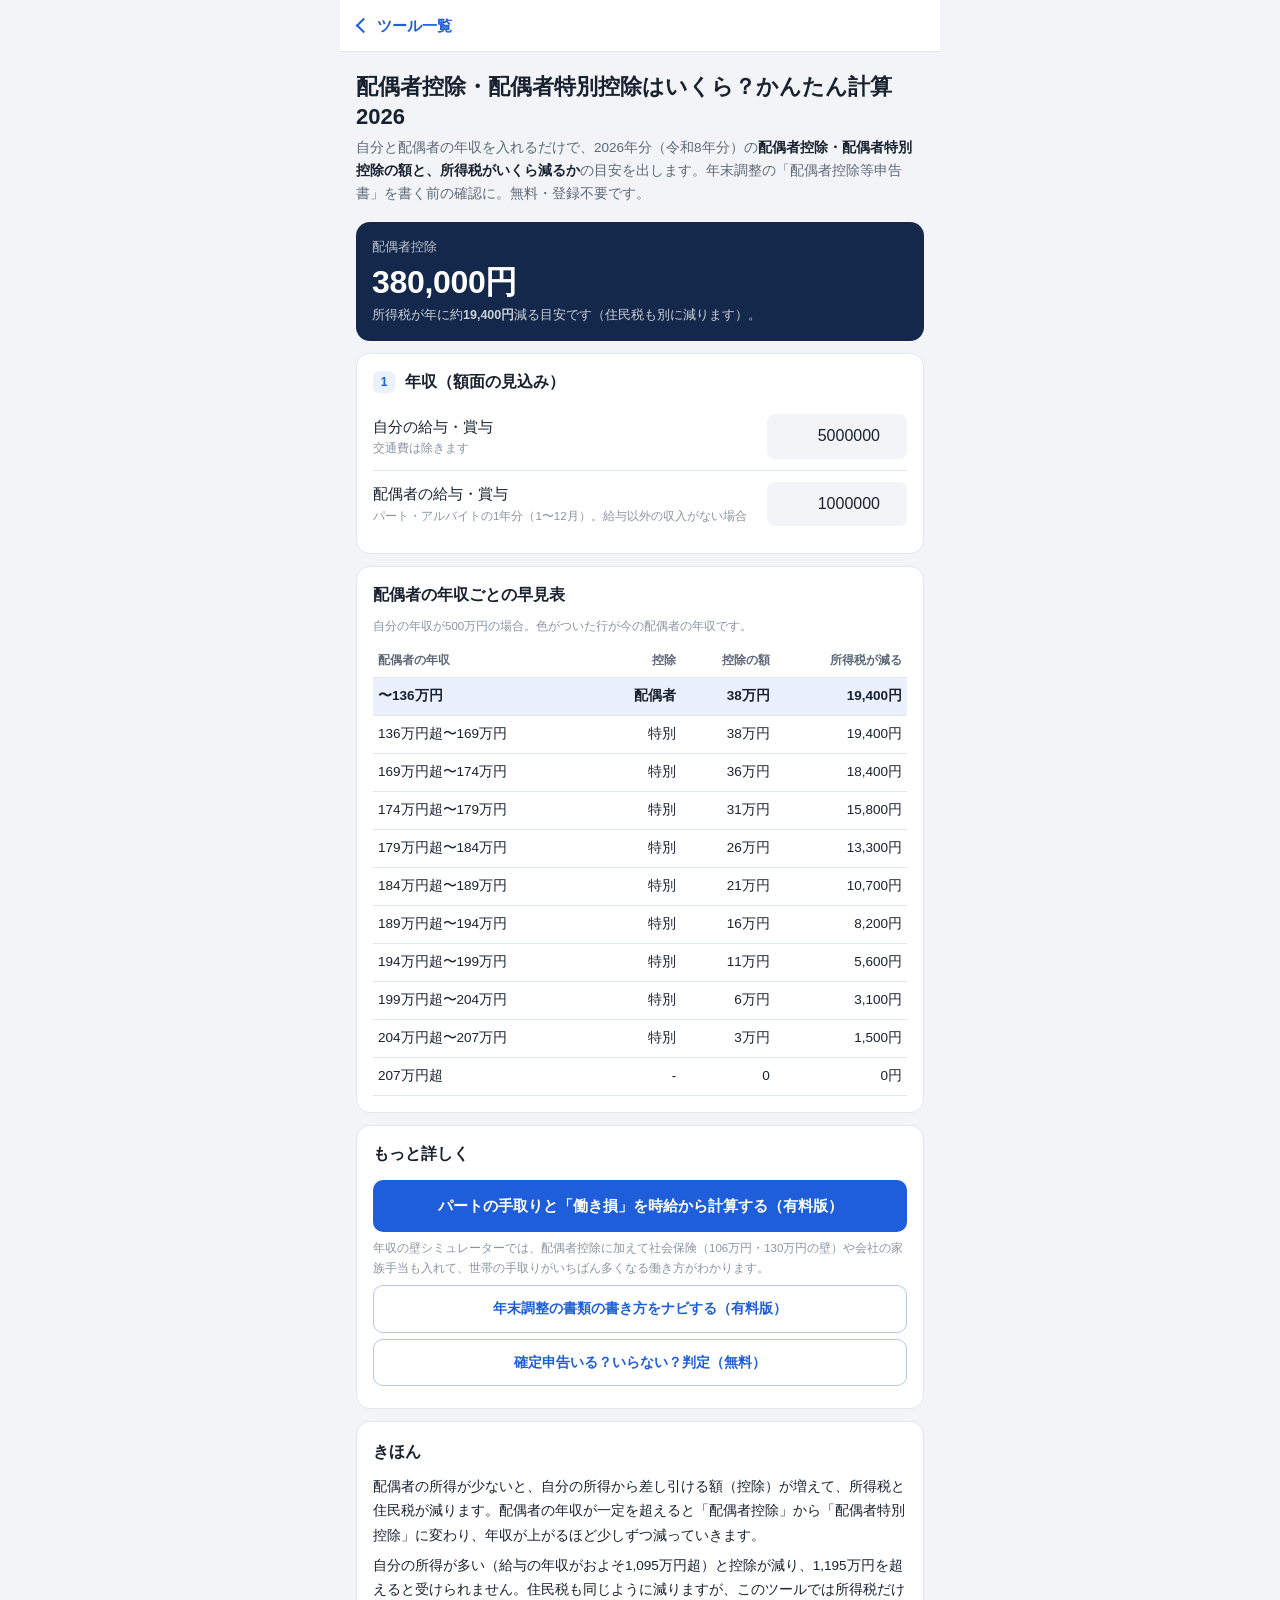
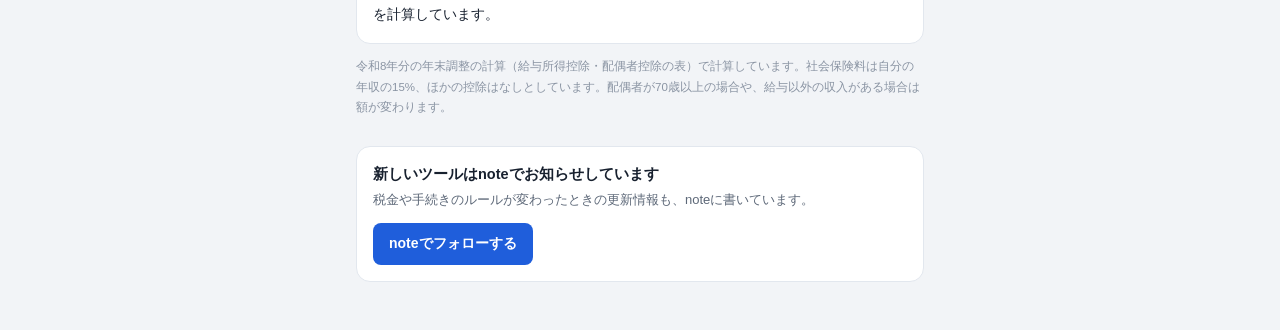
<file: haigusha-kantan.html>
<!DOCTYPE html>
<html lang="ja">
<head>
<meta charset="utf-8">
<meta name="viewport" content="width=device-width, initial-scale=1, viewport-fit=cover">
<meta name="theme-color" content="#FFFFFF">
<title>配偶者控除・配偶者特別控除はいくら？かんたん計算 2026（無料）｜そらのツール箱</title>
<meta name="description" content="自分と配偶者の年収を入れるだけで、2026年（令和8年分）の配偶者控除・配偶者特別控除の額と、所得税がいくら減るかの目安がわかる無料ツール。パートの年収ごとの早見表つき。登録不要。">
<meta property="og:title" content="配偶者控除・配偶者特別控除はいくら？かんたん計算 2026（無料）">
<meta property="og:description" content="自分と配偶者の年収を入れるだけで、控除の額と所得税の減る額の目安がわかります。">
<meta property="og:image" content="https://mizbas.github.io/sora-tools/og-kabe.png">
<link rel="icon" href="icon-192.png">
<link rel="stylesheet" href="app.css?v=mwydemed">
<script src="app.js?v=mwydemed"></script>
<style>
.cta{display:block;text-align:center;text-decoration:none;font-weight:700;font-size:15px;color:#fff;background:var(--primary);border-radius:var(--r-md);padding:14px;margin:14px 0 6px}
.cta2{display:block;text-align:center;text-decoration:none;font-weight:700;font-size:14px;color:var(--primary);border:1px solid #B9C7DD;background:#fff;border-radius:var(--r-md);padding:12px;margin:6px 0}
.tb{width:100%;border-collapse:collapse;font-size:13.5px;font-variant-numeric:tabular-nums}
.tb th,.tb td{white-space:nowrap;padding:8px 5px;border-top:1px solid var(--line);text-align:right}.tb th{font-size:12px;color:var(--sub);font-weight:600;border-top:0}
.tb td:first-child,.tb th:first-child{text-align:left}
.tb tr.me td{background:var(--primary-soft);font-weight:700}
.more{font-size:13.5px;line-height:1.8}
</style>
</head>
<body>
<div class="wrap">
  <header class="no-print"><a href="./index.html">ツール一覧</a></header>
  <h1>配偶者控除・配偶者特別控除はいくら？かんたん計算 2026</h1>
  <p class="lead">自分と配偶者の年収を入れるだけで、2026年分（令和8年分）の<b>配偶者控除・配偶者特別控除の額と、所得税がいくら減るか</b>の目安を出します。年末調整の「配偶者控除等申告書」を書く前の確認に。無料・登録不要です。</p>

  <section class="card hero">
    <div class="row"><span class="label" id="heroLabel">配偶者の控除</span></div>
    <div class="big" id="heroAmt">-</div>
    <div class="sub" id="heroSub"></div>
  </section>

  <section class="card">
    <h2><span class="num">1</span>年収（額面の見込み）</h2>
    <div class="field"><label for="self">自分の給与・賞与<small>交通費は除きます</small></label><input type="number" id="self" inputmode="numeric" placeholder="5000000"></div>
    <div class="field"><label for="sp">配偶者の給与・賞与<small>パート・アルバイトの1年分（1〜12月）。給与以外の収入がない場合</small></label><input type="number" id="sp" inputmode="numeric" placeholder="1000000"></div>
  </section>

  <section class="card">
    <h2>配偶者の年収ごとの早見表</h2>
    <p class="note" style="margin:0 0 6px" id="tbNote"></p>
    <table class="tb" id="tb"></table>
  </section>

  <section class="card">
    <h2>もっと詳しく</h2>
    <a class="cta" href="https://note.com/tmsora8496/n/nfd3142db6a53" target="_blank" rel="noopener">パートの手取りと「働き損」を時給から計算する（有料版）</a>
    <p class="note" style="margin:0">年収の壁シミュレーターでは、配偶者控除に加えて社会保険（106万円・130万円の壁）や会社の家族手当も入れて、世帯の手取りがいちばん多くなる働き方がわかります。</p>
    <a class="cta2" href="https://note.com/tmsora8496/n/n3b444a1d04a2" target="_blank" rel="noopener">年末調整の書類の書き方をナビする（有料版）</a>
    <a class="cta2" href="kakutei-hantei.html">確定申告いる？いらない？判定（無料）</a>
  </section>

  <section class="card more">
    <h2>きほん</h2>
    <p style="margin:0 0 6px">配偶者の所得が少ないと、自分の所得から差し引ける額（控除）が増えて、所得税と住民税が減ります。配偶者の年収が一定を超えると「配偶者控除」から「配偶者特別控除」に変わり、年収が上がるほど少しずつ減っていきます。</p>
    <p style="margin:0">自分の所得が多い（給与の年収がおよそ1,095万円超）と控除が減り、1,195万円を超えると受けられません。住民税も同じように減りますが、このツールでは所得税だけを計算しています。</p>
  </section>

  <p class="note">令和8年分の年末調整の計算（給与所得控除・配偶者控除の表）で計算しています。社会保険料は自分の年収の15%、ほかの控除はなしとしています。配偶者が70歳以上の場合や、給与以外の収入がある場合は額が変わります。</p>
</div>

<script>
// 年末調整かんたんナビ 計算ロジック（令和8年分＝2026年分）
// 出典：国税庁「令和8年分 年末調整のしかた」「保険料控除申告書」、タックスアンサーNo.1140・1490・1900
(function (root) {
  const floorTo = (x, u) => Math.floor(x / u + 1e-9) * u;
  const ceilTo = (x, u) => Math.ceil(x / u - 1e-9) * u;
  const n = v => { const x = Number(v); return isFinite(x) && x > 0 ? x : 0; };

  function kyuyoShotoku(x) {
    if (x <= 0) return 0;
    // 年末調整の「給与所得控除後の給与等の金額の表」：220万円以上660万円未満は4千円単位で切り捨てて計算
    if (x >= 2200000 && x < 6600000) x = floorTo(x, 4000);
    const std = x <= 1800000 ? x * 0.4 - 100000 : x <= 3600000 ? x * 0.3 + 80000 : x <= 6600000 ? x * 0.2 + 440000
      : x <= 8500000 ? x * 0.1 + 1100000 : 1950000;
    return Math.max(0, x - Math.max(740000, std));
  }
  function incomeTaxBase(t) { // 所得税（復興特別所得税を含まない）
    const b = [[1950000,0.05,0],[3300000,0.1,97500],[6950000,0.2,427500],[9000000,0.23,636000],[18000000,0.33,1536000],[40000000,0.4,2796000]];
    for (const [lim, r, d] of b) if (t <= lim) return Math.max(0, t * r - d);
    return t * 0.45 - 4796000;
  }
  function basicDeduction(total) {
    if (total <= 4890000) return 1040000;
    if (total <= 6550000) return 670000;
    if (total <= 23500000) return 620000;
    if (total <= 24000000) return 480000;
    if (total <= 24500000) return 320000;
    if (total <= 25000000) return 160000;
    return 0;
  }

  // ---- 生命保険料控除（所得税）----
  function newLife(p, big) { // big=23歳未満の扶養親族ありの一般生命保険料（上限6万円）
    const k = big ? 1.5 : 1;
    if (p <= 20000 * k) return p;
    if (p <= 40000 * k) return p / 2 + 10000 * k;
    if (p <= 80000 * k) return p / 4 + 20000 * k;
    return 40000 * k;
  }
  function oldLife(p) {
    if (p <= 25000) return p;
    if (p <= 50000) return p / 2 + 12500;
    if (p <= 100000) return p / 4 + 25000;
    return 50000;
  }
  function lifeCategory(newP, oldP, cap) {
    const a = Math.max(0, Math.ceil(newLife(newP, cap === 60000) - 1e-9));   // 1円未満切上げ
    const b = Math.max(0, Math.ceil(oldLife(oldP) - 1e-9));
    const sum = Math.min(a + b, cap);
    // 旧契約だけで計算した額のほうが大きい場合はそちら（最高5万円）
    return { newDed: a, oldDed: b, ded: Math.max(b, sum) };
  }
  function lifeInsurance(ins, under23) {
    const ippan = lifeCategory(n(ins.ippanNew), n(ins.ippanOld), under23 && n(ins.ippanNew) > 0 ? 60000 : 40000);
    const kaigo = { newDed: Math.max(0, Math.ceil(newLife(n(ins.kaigo), false) - 1e-9)), oldDed: 0 }; kaigo.ded = kaigo.newDed;
    const nenkin = lifeCategory(n(ins.nenkinNew), n(ins.nenkinOld), 40000);
    return { ippan, kaigo, nenkin, total: Math.min(120000, ippan.ded + kaigo.ded + nenkin.ded) };
  }
  // ---- 地震保険料控除 ----
  function earthquake(ins) {
    const e = Math.min(n(ins.jishin), 50000);
    const o = n(ins.kyuChoki);
    const l = o <= 10000 ? o : o <= 20000 ? Math.ceil(o / 2 + 5000) : 15000;
    return { jishin: e, kyuChoki: l, total: Math.min(50000, e + l) };
  }

  // ---- 家族の判定 ----
  function personIncome(x) { // 給与収入＋その他の所得 → 合計所得
    return kyuyoShotoku(n(x.salary)) + n(x.otherIncome);
  }
  const SPOUSE_SPECIAL = [[950000,380000],[1000000,360000],[1050000,310000],[1100000,260000],[1150000,210000],[1200000,160000],[1250000,110000],[1300000,60000],[1330000,30000]];
  function spouseDeduction(selfTotal, sp) {
    if (!sp || !sp.has) return { kind: "none", amount: 0, income: 0 };
    const inc = personIncome(sp);
    if (selfTotal > 10000000) return { kind: "over", amount: 0, income: inc };
    const f = selfTotal <= 9000000 ? 1 : selfTotal <= 9500000 ? 2 / 3 : 1 / 3;
    if (inc <= 620000) {
      const base = sp.age70 ? 480000 : 380000;
      return { kind: "haigusha", amount: ceilTo(base * f, 10000), income: inc };
    }
    for (const [lim, v] of SPOUSE_SPECIAL) if (inc <= lim) return { kind: "tokubetsu", amount: ceilTo(v * f, 10000), income: inc };
    return { kind: "none", amount: 0, income: inc };
  }
  const TOKUTEI_SHINZOKU = [[850000,630000],[900000,610000],[950000,510000],[1000000,410000],[1050000,310000],[1100000,210000],[1150000,110000],[1200000,60000],[1230000,30000]];
  function dependent(d) {
    const inc = personIncome(d);
    const age = Number(d.age);
    const res = { name: d.name || "", age, income: inc, kind: "none", amount: 0, under23: age < 23, disability: 0 };
    if (inc <= 620000) {
      if (age < 16) res.kind = "nensho";
      else if (age >= 19 && age < 23) { res.kind = "tokutei"; res.amount = 630000; }
      else if (age >= 70) { res.kind = d.livingWithParent ? "rojin-dokyo" : "rojin"; res.amount = d.livingWithParent ? 580000 : 480000; }
      else { res.kind = "ippan"; res.amount = 380000; }
      if (d.disability === "general") res.disability = 270000;
      if (d.disability === "special") res.disability = d.livingTogether ? 750000 : 400000;
    } else if (age >= 19 && age < 23) {
      for (const [lim, v] of TOKUTEI_SHINZOKU) if (inc <= lim) { res.kind = "tokutei-shinzoku"; res.amount = v; break; }
      if (res.kind === "none") res.kind = "over";
    } else res.kind = "over";
    return res;
  }

  // ---- 一時所得（競艇・競馬などの払戻金ほか）----
  function ichiji(o) {
    const income = n(o.boatPayout) + n(o.otherIchijiIncome);
    const cost = n(o.boatWinCost) + n(o.otherIchijiCost);
    const amount = Math.max(0, income - cost - Math.min(500000, Math.max(0, income - cost)));
    return { income, cost, amount, half: Math.floor(amount / 2) };
  }

  function nenchoTax(taxable) {
    return floorTo(incomeTaxBase(floorTo(Math.max(0, taxable), 1000)) * 1.021, 100);
  }

  function compute(s) {
    const salary = n(s.salary);
    const dependents = (s.dependents || []).filter(d => d && (d.age !== "" && d.age != null));
    const deps = dependents.map(dependent);
    // 年齢23歳未満の扶養親族（所得62万円以下。16歳未満の年少扶養親族も含む）
    const under23 = deps.some(d => d.age < 23 && d.income <= 620000);
    // 所得金額調整控除（子ども・特別障害者等）
    const adjEligible = salary > 8500000 && (under23 || s.selfSpecialDisabled || deps.some(d => d.disability && d.disability === "special"));
    const adjust = adjEligible ? Math.min(150000, Math.ceil((Math.min(salary, 10000000) - 8500000) * 0.1)) : 0;
    const kyuyo = Math.max(0, kyuyoShotoku(salary) - adjust);
    const ich = ichiji(s.other || {});
    const zatsu = n((s.other || {}).zatsu);
    const otherTotal = ich.half + zatsu;
    const totalAll = kyuyo + otherTotal;       // 合計所得（給与以外の所得を含む）
    const totalNencho = totalAll;

    const ins = s.insurance || {};
    const life = lifeInsurance(ins, under23);
    const eq = earthquake(ins);
    const shaho = n(s.socialInsurance) + n(ins.shahoExtra);
    const shokibo = n(ins.ideco);

    const selfDis = s.selfDisability === "special" ? 400000 : s.selfDisability === "general" ? 270000 : 0;
    const status = s.selfStatus === "hitorioya" ? 350000 : s.selfStatus === "kafu" ? 270000 : 0;
    const student = s.selfStudent && totalAll <= 890000 ? 270000 : 0;

    function deductionsFor(total) {
      const sp = spouseDeduction(total, s.spouse);
      const spDis = s.spouse && s.spouse.has && sp.income <= 620000 ? (s.spouse.disability === "special" ? (s.spouse.livingTogether !== false ? 750000 : 400000) : s.spouse.disability === "general" ? 270000 : 0) : 0;
      const fuyo = deps.reduce((a, d) => a + (d.kind !== "tokutei-shinzoku" ? d.amount : 0), 0);
      const tokutei = deps.reduce((a, d) => a + (d.kind === "tokutei-shinzoku" ? d.amount : 0), 0);
      const depDis = deps.reduce((a, d) => a + d.disability, 0);
      const basic = basicDeduction(total);
      const sum = shaho + shokibo + life.total + eq.total + selfDis + status + student + spDis + depDis + sp.amount + fuyo + tokutei + basic;
      return { sp, spDis, fuyo, tokutei, depDis, basic, sum };
    }
    const dN = deductionsFor(totalAll);   // 申告書の「合計所得金額の見積額」は給与以外の所得も含む
    const housing = n(s.housingLoan);
    const taxNenchoBefore = nenchoTax(kyuyo - dN.sum);
    const taxNencho = Math.max(0, floorTo((incomeTaxBase(floorTo(Math.max(0, kyuyo - dN.sum), 1000)) - housing) * 1.021, 100));
    const withheld = n(s.withheld);

    const dA = deductionsFor(totalAll);
    const taxAll = Math.max(0, floorTo((incomeTaxBase(floorTo(Math.max(0, totalAll - dA.sum), 1000)) - housing) * 1.021, 100));
    const filingRequired = salary <= 20000000 ? otherTotal > 200000 : true;
    const residentExtra = Math.round(Math.max(0, otherTotal) * 0.1);

    return {
      salary, adjust, kyuyo, totalNencho, totalAll, under23, deps, life, eq, shaho, shokibo, selfDis, status, student,
      nencho: dN, all: dA, housing, taxNencho, taxNenchoBefore, withheld, refund: withheld ? withheld - taxNencho : null,
      ichiji: ich, zatsu, otherTotal, taxAll, extraTax: Math.max(0, taxAll - taxNencho), filingRequired, residentExtra,
    };
  }

  const api = { compute, kyuyoShotoku, newLife, oldLife, lifeInsurance, earthquake, spouseDeduction, dependent, ichiji, basicDeduction, nenchoTax, incomeTaxBaseExport: incomeTaxBase };
  if (typeof module !== "undefined" && module.exports) module.exports = api; else root.NenchoCalc = api;
})(typeof window !== "undefined" ? window : globalThis);

(function () {
  const $ = id => document.getElementById(id);
  const N = window.NenchoCalc, KEY = "sora.haigusha-kantan.2026";
  let S = { self: 5000000, sp: 1000000 };
  try { Object.assign(S, JSON.parse(localStorage.getItem(KEY) || "{}")); } catch (e) {}
  const yen = v => Math.round(v).toLocaleString("ja-JP") + "円";
  const man = v => (v / 10000).toLocaleString("ja-JP") + "万円";
  const taxOf = (self, sp) => N.compute({ salary: self, socialInsurance: Math.round(self * 0.15), spouse: sp == null ? { has: "" } : { has: "1", salary: sp } });
  function update() {
    try { localStorage.setItem(KEY, JSON.stringify(S)); } catch (e) {}
    const self = Math.max(0, +S.self || 0), sp = Math.max(0, +S.sp || 0);
    if (self < 1000000) { $("heroAmt").textContent = "-"; $("heroSub").textContent = "自分の年収を入れてください"; $("tb").innerHTML = ""; return; }
    const a = taxOf(self, sp), b = taxOf(self, null), d = a.nencho.sp;
    const cut = Math.max(0, b.taxNencho - a.taxNencho);
    $("heroLabel").textContent = d.kind === "haigusha" ? "配偶者控除" : d.kind === "tokubetsu" ? "配偶者特別控除" : "配偶者の控除";
    if (d.amount > 0) { $("heroAmt").textContent = yen(d.amount); $("heroSub").innerHTML = `所得税が年に約<b>${yen(cut)}</b>減る目安です（住民税も別に減ります）。`; }
    else { $("heroAmt").textContent = "0円"; $("heroSub").textContent = d.kind === "over" ? "自分の所得が1,000万円を超えるため、配偶者の控除は受けられません。" : "配偶者の年収が多いため、控除はありません。"; }
    // 早見表：配偶者の給与収入の区切り（給与所得控除74万円を足した額）
    const lims = [620000, 950000, 1000000, 1050000, 1100000, 1150000, 1200000, 1250000, 1300000, 1330000];
    let prev = 0, rows = "";
    for (const L of lims) {
      const hi = L + 740000, x = taxOf(self, hi), dd = x.nencho.sp, c = Math.max(0, b.taxNencho - x.taxNencho);
      const me = sp > prev && sp <= hi || (prev === 0 && sp <= hi);
      rows += `<tr class="${me ? "me" : ""}"><td>${prev ? man(prev) + "超〜" : "〜"}${man(hi)}</td><td>${dd.kind === "haigusha" ? "配偶者" : dd.kind === "tokubetsu" ? "特別" : "-"}</td><td>${man(dd.amount)}</td><td>${yen(c)}</td></tr>`;
      prev = hi;
    }
    rows += `<tr class="${sp > prev ? "me" : ""}"><td>${man(prev)}超</td><td>-</td><td>0</td><td>0円</td></tr>`;
    $("tb").innerHTML = `<tr><th>配偶者の年収</th><th>控除</th><th>控除の額</th><th>所得税が減る</th></tr>` + rows;
    $("tbNote").textContent = `自分の年収が${man(Math.round(self / 10000) * 10000)}の場合。色がついた行が今の配偶者の年収です。`;
  }
  ["self", "sp"].forEach(k => { $(k).value = S[k] || (k === "sp" ? 0 : ""); $(k).addEventListener("input", e => { S[k] = Number(e.target.value) || 0; update(); }); });
  update();
})();
</script>
</body>
</html>
</file>
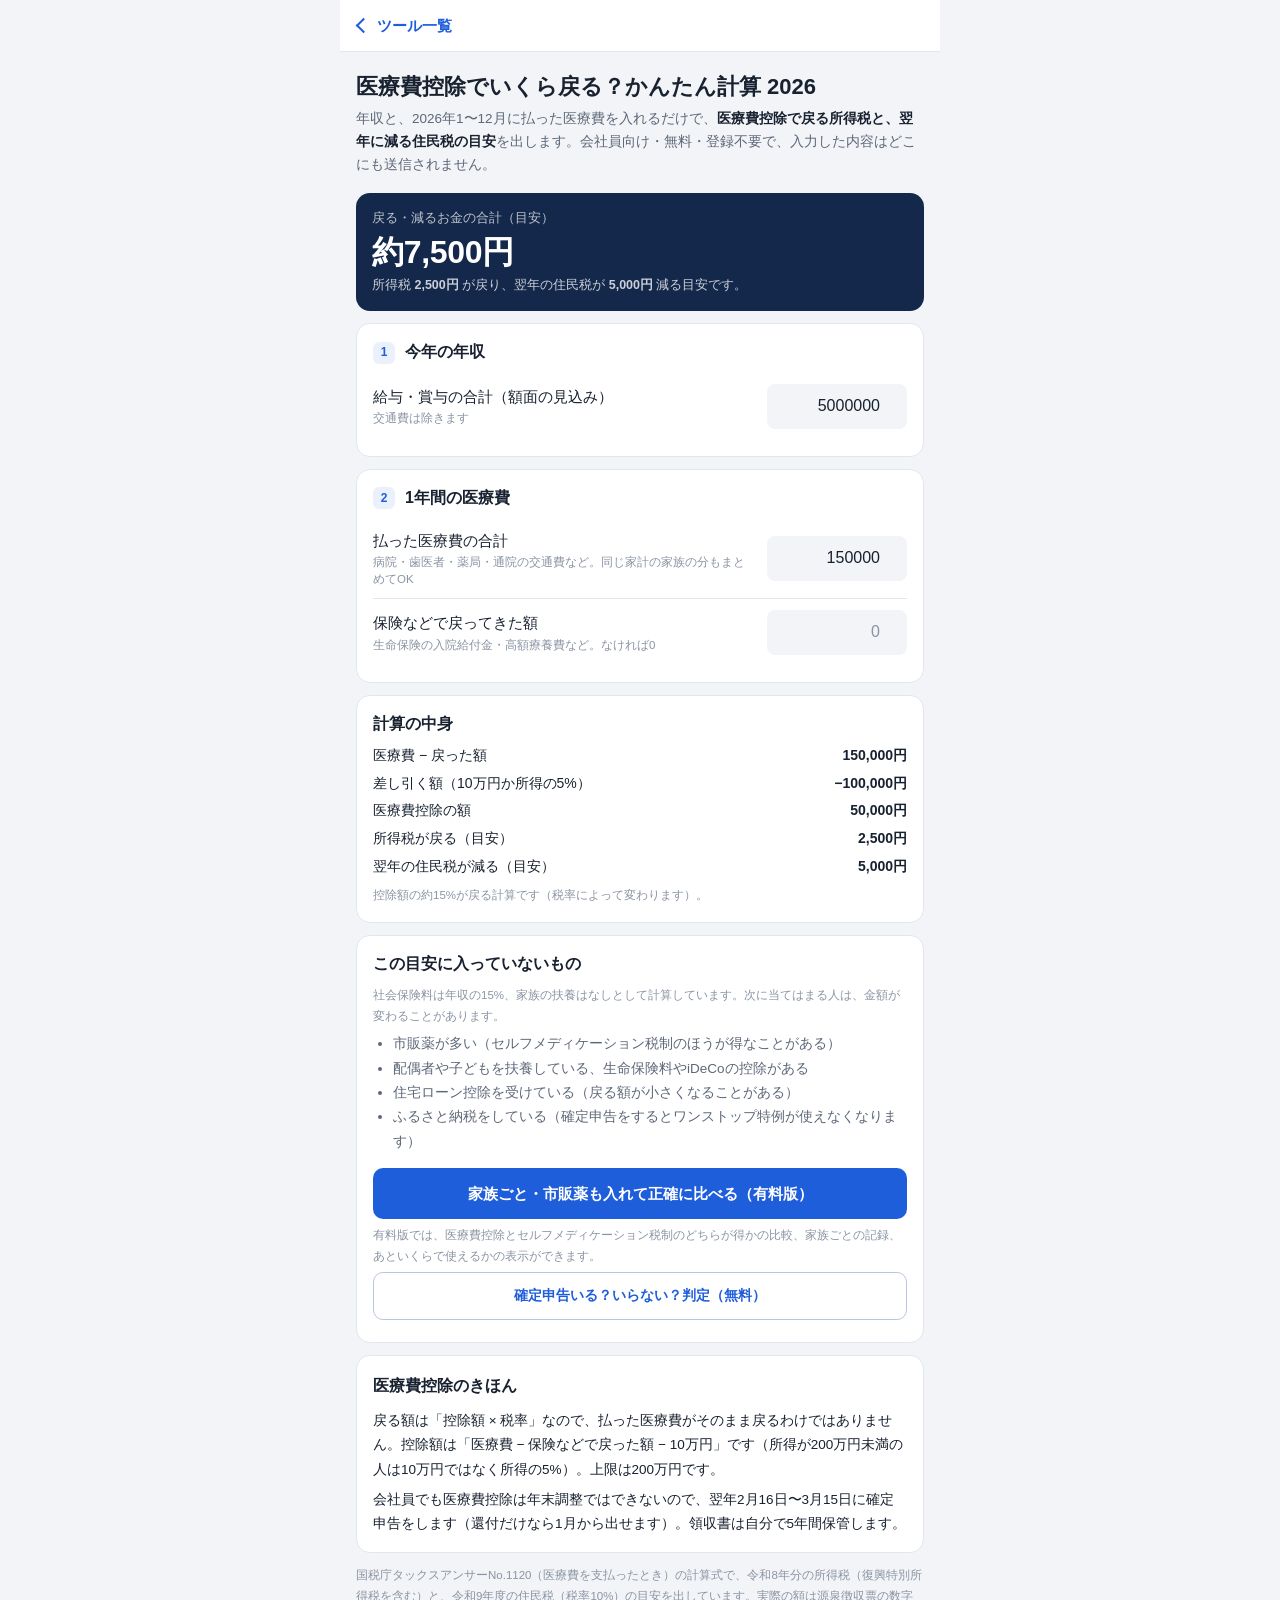
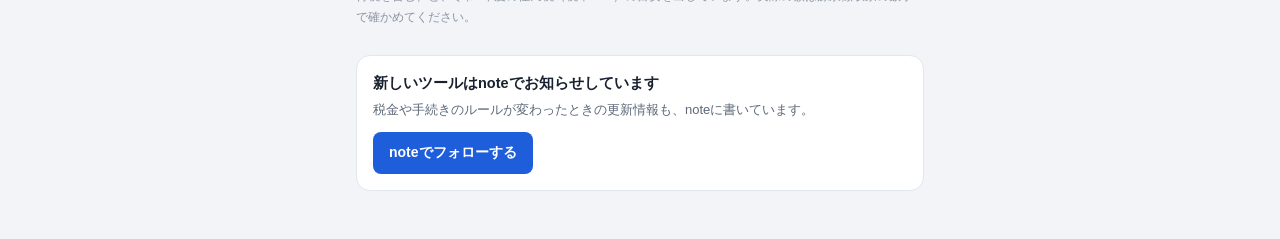
<file: iryohi-kantan.html>
<!DOCTYPE html>
<html lang="ja">
<head>
<meta charset="utf-8">
<meta name="viewport" content="width=device-width, initial-scale=1, viewport-fit=cover">
<meta name="theme-color" content="#FFFFFF">
<title>医療費控除でいくら戻る？かんたん計算 2026（無料）｜そらのツール箱</title>
<meta name="description" content="年収と1年間の医療費を入れるだけで、医療費控除で戻る所得税と減る住民税の目安がわかる無料ツール。10万円を超えていなくても使えるかどうかもわかります。登録不要。">
<meta property="og:title" content="医療費控除でいくら戻る？かんたん計算 2026（無料）">
<meta property="og:description" content="年収と医療費を入れるだけで、戻るお金の目安がわかります。">
<meta property="og:image" content="https://mizbas.github.io/sora-tools/og-hub.png">
<link rel="icon" href="icon-192.png">
<link rel="stylesheet" href="app.css?v=mwydemed">
<script src="app.js?v=mwydemed"></script>
<style>
.cta{display:block;text-align:center;text-decoration:none;font-weight:700;font-size:15px;color:#fff;background:var(--primary);border-radius:var(--r-md);padding:14px;margin:14px 0 6px}
.cta2{display:block;text-align:center;text-decoration:none;font-weight:700;font-size:14px;color:var(--primary);border:1px solid #B9C7DD;background:#fff;border-radius:var(--r-md);padding:12px;margin:6px 0}
.brk{display:grid;grid-template-columns:1fr auto;gap:6px 12px;font-size:14px;font-variant-numeric:tabular-nums;margin:4px 0}
.brk span:nth-child(even){text-align:right;font-weight:700}
.missing{margin:6px 0 0;padding-left:20px;font-size:13.5px;line-height:1.8;color:var(--sub)}
.more{font-size:13.5px;line-height:1.8}
</style>
</head>
<body>
<div class="wrap">
  <header class="no-print"><a href="./index.html">ツール一覧</a></header>
  <h1>医療費控除でいくら戻る？かんたん計算 2026</h1>
  <p class="lead">年収と、2026年1〜12月に払った医療費を入れるだけで、<b>医療費控除で戻る所得税と、翌年に減る住民税の目安</b>を出します。会社員向け・無料・登録不要で、入力した内容はどこにも送信されません。</p>

  <section class="card hero">
    <div class="row"><span class="label">戻る・減るお金の合計（目安）</span></div>
    <div class="big" id="heroAmt">-</div>
    <div class="sub" id="heroSub"></div>
  </section>

  <section class="card">
    <h2><span class="num">1</span>今年の年収</h2>
    <div class="field"><label for="salary">給与・賞与の合計（額面の見込み）<small>交通費は除きます</small></label><input type="number" id="salary" inputmode="numeric" placeholder="5000000"></div>
  </section>

  <section class="card">
    <h2><span class="num">2</span>1年間の医療費</h2>
    <div class="field"><label for="med">払った医療費の合計<small>病院・歯医者・薬局・通院の交通費など。同じ家計の家族の分もまとめてOK</small></label><input type="number" id="med" inputmode="numeric" placeholder="150000"></div>
    <div class="field"><label for="hoten">保険などで戻ってきた額<small>生命保険の入院給付金・高額療養費など。なければ0</small></label><input type="number" id="hoten" inputmode="numeric" placeholder="0"></div>
  </section>

  <section class="card">
    <h2>計算の中身</h2>
    <div class="brk" id="brk"></div>
    <p class="note" id="msg" style="margin:8px 0 0"></p>
  </section>

  <section class="card">
    <h2>この目安に入っていないもの</h2>
    <p class="note" style="margin:0">社会保険料は年収の15%、家族の扶養はなしとして計算しています。次に当てはまる人は、金額が変わることがあります。</p>
    <ul class="missing">
      <li>市販薬が多い（セルフメディケーション税制のほうが得なことがある）</li>
      <li>配偶者や子どもを扶養している、生命保険料やiDeCoの控除がある</li>
      <li>住宅ローン控除を受けている（戻る額が小さくなることがある）</li>
      <li>ふるさと納税をしている（確定申告をするとワンストップ特例が使えなくなります）</li>
    </ul>
    <a class="cta" href="https://note.com/tmsora8496/n/n20281515c85c" target="_blank" rel="noopener">家族ごと・市販薬も入れて正確に比べる（有料版）</a>
    <p class="note" style="margin:0">有料版では、医療費控除とセルフメディケーション税制のどちらが得かの比較、家族ごとの記録、あといくらで使えるかの表示ができます。</p>
    <a class="cta2" href="kakutei-hantei.html">確定申告いる？いらない？判定（無料）</a>
  </section>

  <section class="card more">
    <h2>医療費控除のきほん</h2>
    <p style="margin:0 0 6px">戻る額は「控除額 × 税率」なので、払った医療費がそのまま戻るわけではありません。控除額は「医療費 − 保険などで戻った額 − 10万円」です（所得が200万円未満の人は10万円ではなく所得の5%）。上限は200万円です。</p>
    <p style="margin:0">会社員でも医療費控除は年末調整ではできないので、翌年2月16日〜3月15日に確定申告をします（還付だけなら1月から出せます）。領収書は自分で5年間保管します。</p>
  </section>

  <p class="note">国税庁タックスアンサーNo.1120（医療費を支払ったとき）の計算式で、令和8年分の所得税（復興特別所得税を含む）と、令和9年度の住民税（税率10%）の目安を出しています。実際の額は源泉徴収票の数字で確かめてください。</p>
</div>

<script>
// 年末調整かんたんナビ 計算ロジック（令和8年分＝2026年分）
// 出典：国税庁「令和8年分 年末調整のしかた」「保険料控除申告書」、タックスアンサーNo.1140・1490・1900
(function (root) {
  const floorTo = (x, u) => Math.floor(x / u + 1e-9) * u;
  const ceilTo = (x, u) => Math.ceil(x / u - 1e-9) * u;
  const n = v => { const x = Number(v); return isFinite(x) && x > 0 ? x : 0; };

  function kyuyoShotoku(x) {
    if (x <= 0) return 0;
    // 年末調整の「給与所得控除後の給与等の金額の表」：220万円以上660万円未満は4千円単位で切り捨てて計算
    if (x >= 2200000 && x < 6600000) x = floorTo(x, 4000);
    const std = x <= 1800000 ? x * 0.4 - 100000 : x <= 3600000 ? x * 0.3 + 80000 : x <= 6600000 ? x * 0.2 + 440000
      : x <= 8500000 ? x * 0.1 + 1100000 : 1950000;
    return Math.max(0, x - Math.max(740000, std));
  }
  function incomeTaxBase(t) { // 所得税（復興特別所得税を含まない）
    const b = [[1950000,0.05,0],[3300000,0.1,97500],[6950000,0.2,427500],[9000000,0.23,636000],[18000000,0.33,1536000],[40000000,0.4,2796000]];
    for (const [lim, r, d] of b) if (t <= lim) return Math.max(0, t * r - d);
    return t * 0.45 - 4796000;
  }
  function basicDeduction(total) {
    if (total <= 4890000) return 1040000;
    if (total <= 6550000) return 670000;
    if (total <= 23500000) return 620000;
    if (total <= 24000000) return 480000;
    if (total <= 24500000) return 320000;
    if (total <= 25000000) return 160000;
    return 0;
  }

  // ---- 生命保険料控除（所得税）----
  function newLife(p, big) { // big=23歳未満の扶養親族ありの一般生命保険料（上限6万円）
    const k = big ? 1.5 : 1;
    if (p <= 20000 * k) return p;
    if (p <= 40000 * k) return p / 2 + 10000 * k;
    if (p <= 80000 * k) return p / 4 + 20000 * k;
    return 40000 * k;
  }
  function oldLife(p) {
    if (p <= 25000) return p;
    if (p <= 50000) return p / 2 + 12500;
    if (p <= 100000) return p / 4 + 25000;
    return 50000;
  }
  function lifeCategory(newP, oldP, cap) {
    const a = Math.max(0, Math.ceil(newLife(newP, cap === 60000) - 1e-9));   // 1円未満切上げ
    const b = Math.max(0, Math.ceil(oldLife(oldP) - 1e-9));
    const sum = Math.min(a + b, cap);
    // 旧契約だけで計算した額のほうが大きい場合はそちら（最高5万円）
    return { newDed: a, oldDed: b, ded: Math.max(b, sum) };
  }
  function lifeInsurance(ins, under23) {
    const ippan = lifeCategory(n(ins.ippanNew), n(ins.ippanOld), under23 && n(ins.ippanNew) > 0 ? 60000 : 40000);
    const kaigo = { newDed: Math.max(0, Math.ceil(newLife(n(ins.kaigo), false) - 1e-9)), oldDed: 0 }; kaigo.ded = kaigo.newDed;
    const nenkin = lifeCategory(n(ins.nenkinNew), n(ins.nenkinOld), 40000);
    return { ippan, kaigo, nenkin, total: Math.min(120000, ippan.ded + kaigo.ded + nenkin.ded) };
  }
  // ---- 地震保険料控除 ----
  function earthquake(ins) {
    const e = Math.min(n(ins.jishin), 50000);
    const o = n(ins.kyuChoki);
    const l = o <= 10000 ? o : o <= 20000 ? Math.ceil(o / 2 + 5000) : 15000;
    return { jishin: e, kyuChoki: l, total: Math.min(50000, e + l) };
  }

  // ---- 家族の判定 ----
  function personIncome(x) { // 給与収入＋その他の所得 → 合計所得
    return kyuyoShotoku(n(x.salary)) + n(x.otherIncome);
  }
  const SPOUSE_SPECIAL = [[950000,380000],[1000000,360000],[1050000,310000],[1100000,260000],[1150000,210000],[1200000,160000],[1250000,110000],[1300000,60000],[1330000,30000]];
  function spouseDeduction(selfTotal, sp) {
    if (!sp || !sp.has) return { kind: "none", amount: 0, income: 0 };
    const inc = personIncome(sp);
    if (selfTotal > 10000000) return { kind: "over", amount: 0, income: inc };
    const f = selfTotal <= 9000000 ? 1 : selfTotal <= 9500000 ? 2 / 3 : 1 / 3;
    if (inc <= 620000) {
      const base = sp.age70 ? 480000 : 380000;
      return { kind: "haigusha", amount: ceilTo(base * f, 10000), income: inc };
    }
    for (const [lim, v] of SPOUSE_SPECIAL) if (inc <= lim) return { kind: "tokubetsu", amount: ceilTo(v * f, 10000), income: inc };
    return { kind: "none", amount: 0, income: inc };
  }
  const TOKUTEI_SHINZOKU = [[850000,630000],[900000,610000],[950000,510000],[1000000,410000],[1050000,310000],[1100000,210000],[1150000,110000],[1200000,60000],[1230000,30000]];
  function dependent(d) {
    const inc = personIncome(d);
    const age = Number(d.age);
    const res = { name: d.name || "", age, income: inc, kind: "none", amount: 0, under23: age < 23, disability: 0 };
    if (inc <= 620000) {
      if (age < 16) res.kind = "nensho";
      else if (age >= 19 && age < 23) { res.kind = "tokutei"; res.amount = 630000; }
      else if (age >= 70) { res.kind = d.livingWithParent ? "rojin-dokyo" : "rojin"; res.amount = d.livingWithParent ? 580000 : 480000; }
      else { res.kind = "ippan"; res.amount = 380000; }
      if (d.disability === "general") res.disability = 270000;
      if (d.disability === "special") res.disability = d.livingTogether ? 750000 : 400000;
    } else if (age >= 19 && age < 23) {
      for (const [lim, v] of TOKUTEI_SHINZOKU) if (inc <= lim) { res.kind = "tokutei-shinzoku"; res.amount = v; break; }
      if (res.kind === "none") res.kind = "over";
    } else res.kind = "over";
    return res;
  }

  // ---- 一時所得（競艇・競馬などの払戻金ほか）----
  function ichiji(o) {
    const income = n(o.boatPayout) + n(o.otherIchijiIncome);
    const cost = n(o.boatWinCost) + n(o.otherIchijiCost);
    const amount = Math.max(0, income - cost - Math.min(500000, Math.max(0, income - cost)));
    return { income, cost, amount, half: Math.floor(amount / 2) };
  }

  function nenchoTax(taxable) {
    return floorTo(incomeTaxBase(floorTo(Math.max(0, taxable), 1000)) * 1.021, 100);
  }

  function compute(s) {
    const salary = n(s.salary);
    const dependents = (s.dependents || []).filter(d => d && (d.age !== "" && d.age != null));
    const deps = dependents.map(dependent);
    // 年齢23歳未満の扶養親族（所得62万円以下。16歳未満の年少扶養親族も含む）
    const under23 = deps.some(d => d.age < 23 && d.income <= 620000);
    // 所得金額調整控除（子ども・特別障害者等）
    const adjEligible = salary > 8500000 && (under23 || s.selfSpecialDisabled || deps.some(d => d.disability && d.disability === "special"));
    const adjust = adjEligible ? Math.min(150000, Math.ceil((Math.min(salary, 10000000) - 8500000) * 0.1)) : 0;
    const kyuyo = Math.max(0, kyuyoShotoku(salary) - adjust);
    const ich = ichiji(s.other || {});
    const zatsu = n((s.other || {}).zatsu);
    const otherTotal = ich.half + zatsu;
    const totalAll = kyuyo + otherTotal;       // 合計所得（給与以外の所得を含む）
    const totalNencho = totalAll;

    const ins = s.insurance || {};
    const life = lifeInsurance(ins, under23);
    const eq = earthquake(ins);
    const shaho = n(s.socialInsurance) + n(ins.shahoExtra);
    const shokibo = n(ins.ideco);

    const selfDis = s.selfDisability === "special" ? 400000 : s.selfDisability === "general" ? 270000 : 0;
    const status = s.selfStatus === "hitorioya" ? 350000 : s.selfStatus === "kafu" ? 270000 : 0;
    const student = s.selfStudent && totalAll <= 890000 ? 270000 : 0;

    function deductionsFor(total) {
      const sp = spouseDeduction(total, s.spouse);
      const spDis = s.spouse && s.spouse.has && sp.income <= 620000 ? (s.spouse.disability === "special" ? (s.spouse.livingTogether !== false ? 750000 : 400000) : s.spouse.disability === "general" ? 270000 : 0) : 0;
      const fuyo = deps.reduce((a, d) => a + (d.kind !== "tokutei-shinzoku" ? d.amount : 0), 0);
      const tokutei = deps.reduce((a, d) => a + (d.kind === "tokutei-shinzoku" ? d.amount : 0), 0);
      const depDis = deps.reduce((a, d) => a + d.disability, 0);
      const basic = basicDeduction(total);
      const sum = shaho + shokibo + life.total + eq.total + selfDis + status + student + spDis + depDis + sp.amount + fuyo + tokutei + basic;
      return { sp, spDis, fuyo, tokutei, depDis, basic, sum };
    }
    const dN = deductionsFor(totalAll);   // 申告書の「合計所得金額の見積額」は給与以外の所得も含む
    const housing = n(s.housingLoan);
    const taxNenchoBefore = nenchoTax(kyuyo - dN.sum);
    const taxNencho = Math.max(0, floorTo((incomeTaxBase(floorTo(Math.max(0, kyuyo - dN.sum), 1000)) - housing) * 1.021, 100));
    const withheld = n(s.withheld);

    const dA = deductionsFor(totalAll);
    const taxAll = Math.max(0, floorTo((incomeTaxBase(floorTo(Math.max(0, totalAll - dA.sum), 1000)) - housing) * 1.021, 100));
    const filingRequired = salary <= 20000000 ? otherTotal > 200000 : true;
    const residentExtra = Math.round(Math.max(0, otherTotal) * 0.1);

    return {
      salary, adjust, kyuyo, totalNencho, totalAll, under23, deps, life, eq, shaho, shokibo, selfDis, status, student,
      nencho: dN, all: dA, housing, taxNencho, taxNenchoBefore, withheld, refund: withheld ? withheld - taxNencho : null,
      ichiji: ich, zatsu, otherTotal, taxAll, extraTax: Math.max(0, taxAll - taxNencho), filingRequired, residentExtra,
    };
  }

  const api = { compute, kyuyoShotoku, newLife, oldLife, lifeInsurance, earthquake, spouseDeduction, dependent, ichiji, basicDeduction, nenchoTax, incomeTaxBaseExport: incomeTaxBase };
  if (typeof module !== "undefined" && module.exports) module.exports = api; else root.NenchoCalc = api;
})(typeof window !== "undefined" ? window : globalThis);

// ふるさと納税 上限額シミュレーター 計算ロジック（令和8年＝2026年中の寄附 → 令和8年分所得税・令和9年度住民税）
// 所得税側の計算は年末調整ナビ（NenchoCalc）を流用する。
// 出典：総務省「ふるさと納税のしくみ（税金の控除について）」、各自治体「令和9年度個人住民税の税制改正」、国税庁タックスアンサー
(function (root) {
  const NC = (typeof module !== "undefined" && module.exports) ? require("../nencho/calc.js") : root.NenchoCalc;
  const floorTo = (x, u) => Math.floor(x / u + 1e-9) * u;
  const ceilTo = (x, u) => Math.ceil(x / u - 1e-9) * u;
  const n = v => { const x = Number(v); return isFinite(x) && x > 0 ? x : 0; };

  // ---- 住民税の所得控除（令和9年度）----
  function newLifeR(p) { if (p <= 12000) return p; if (p <= 32000) return p / 2 + 6000; if (p <= 56000) return p / 4 + 14000; return 28000; }
  function oldLifeR(p) { if (p <= 15000) return p; if (p <= 40000) return p / 2 + 7500; if (p <= 70000) return p / 4 + 17500; return 35000; }
  function lifeCatR(newP, oldP) {
    const a = Math.ceil(newLifeR(newP) - 1e-9), b = Math.ceil(oldLifeR(oldP) - 1e-9);
    return Math.max(b, Math.min(a + b, 28000));
  }
  function lifeInsuranceR(ins) {
    const t = lifeCatR(n(ins.ippanNew), n(ins.ippanOld)) + Math.ceil(newLifeR(n(ins.kaigo)) - 1e-9) + lifeCatR(n(ins.nenkinNew), n(ins.nenkinOld));
    return Math.min(70000, t);
  }
  function earthquakeR(ins) {
    const e = Math.min(Math.ceil(n(ins.jishin) / 2 - 1e-9), 25000);
    const o = n(ins.kyuChoki), l = o <= 5000 ? o : o <= 15000 ? Math.ceil(o / 2 + 2500 - 1e-9) : 10000;
    return Math.min(25000, e + l);
  }
  function basicR(total) { return total <= 24000000 ? 430000 : total <= 24500000 ? 290000 : total <= 25000000 ? 150000 : 0; }
  const SP_SPECIAL_LIMITS = [950000, 1000000, 1050000, 1100000, 1150000, 1200000, 1250000, 1300000, 1330000];
  const SP_SPECIAL_R = [330000, 330000, 310000, 260000, 210000, 160000, 110000, 60000, 30000];

  // 住民税の人的控除と、調整控除・特例率に使う「人的控除差調整額」
  function personalR(selfTotal, s, deps) {
    const f = selfTotal <= 9000000 ? 1 : selfTotal <= 9500000 ? 2 / 3 : 1 / 3;
    const res = { spouse: 0, fuyo: 0, dis: 0, self: 0, basic: basicR(selfTotal), diff: 0, sameHousehold: 0 };
    res.diff += selfTotal <= 25000000 ? 50000 : 0;           // 基礎控除の差
    const sp = s.spouse || {};
    if (sp.has) {
      const inc = NC.kyuyoShotoku(n(sp.salary)) + n(sp.otherIncome);
      if (inc <= 620000) {
        res.sameHousehold++;
        if (selfTotal <= 10000000) {
          res.spouse = ceilTo((sp.age70 ? 380000 : 330000) * f, 10000);
          res.diff += sp.age70 ? (f === 1 ? 100000 : f > 0.5 ? 60000 : 30000) : (f === 1 ? 50000 : f > 0.5 ? 40000 : 20000);
        }
        if (sp.disability === "general") { res.dis += 260000; res.diff += 10000; }
        if (sp.disability === "special") { res.dis += sp.livingTogether === false ? 300000 : 530000; res.diff += sp.livingTogether === false ? 100000 : 220000; }
      } else if (selfTotal <= 10000000) {
        for (let i = 0; i < SP_SPECIAL_LIMITS.length; i++) if (inc <= SP_SPECIAL_LIMITS[i]) { res.spouse = ceilTo(SP_SPECIAL_R[i] * f, 10000); break; }
        // 配偶者特別控除の人的控除差（配偶者の所得が62万円をわずかに超える範囲だけ。影響は数百円のため省略）
      }
    }
    for (const d of deps) {
      if (d.kind !== "over" && d.kind !== "none" && d.kind !== "tokutei-shinzoku") res.sameHousehold++;
      if (d.kind === "ippan") { res.fuyo += 330000; res.diff += 50000; }
      else if (d.kind === "tokutei") { res.fuyo += 450000; res.diff += 180000; }
      else if (d.kind === "rojin") { res.fuyo += 380000; res.diff += 100000; }
      else if (d.kind === "rojin-dokyo") { res.fuyo += 450000; res.diff += 130000; }
      else if (d.kind === "tokutei-shinzoku") { res.fuyo += Math.min(450000, d.amount); }
      if (d.disability === 270000) { res.dis += 260000; res.diff += 10000; }
      else if (d.disability === 400000) { res.dis += 300000; res.diff += 100000; }
      else if (d.disability === 750000) { res.dis += 530000; res.diff += 220000; }
    }
    if (s.selfDisability === "general") { res.self += 260000; res.diff += 10000; }
    if (s.selfDisability === "special") { res.self += 300000; res.diff += 100000; }
    if (s.selfStatus === "hitorioya") { res.self += 300000; res.diff += 50000; }
    if (s.selfStatus === "kafu") { res.self += 260000; res.diff += 10000; }
    if (s.selfStudent && selfTotal <= 890000) { res.self += 260000; res.diff += 10000; }
    return res;
  }

  function adjustmentCredit(taxable, diff, total) {  // 調整控除（市町村民税3%＋道府県民税2%）
    if (total > 25000000) return 0;
    if (taxable <= 2000000) return Math.min(diff, taxable) * 0.05;
    return Math.max((diff - (taxable - 2000000)) * 0.05, 2500);
  }
  // 特例控除の割合（復興特別所得税を含む。令和19年までの寄附）
  function specialRate(x) {
    if (x < 0) return 0.9;
    const t = [[1950000, 0.84895], [3300000, 0.7979], [6950000, 0.6958], [9000000, 0.66517], [18000000, 0.56307], [40000000, 0.49153]];
    for (const [lim, r] of t) if (x <= lim) return r;
    return 0.44055;
  }
  function incomeTaxRate(t) {
    const b = [[1950000, 0.05], [3300000, 0.1], [6950000, 0.2], [9000000, 0.23], [18000000, 0.33], [40000000, 0.4]];
    for (const [lim, r] of b) if (t <= lim) return r;
    return 0.45;
  }

  function compute(s) {
    s = s || {};
    const nc = NC.compute(s);                       // 所得税側の所得・控除（年末調整ナビと同じ）
    const total = nc.totalAll;                       // 合計所得（＝総所得金額等。一時所得は1/2後）
    const iryohi = n(s.iryohi);                      // 医療費控除額（控除額そのもの）
    const ins = s.insurance || {};
    const shaho = nc.shaho, shokibo = nc.shokibo;

    // ---- 所得税（寄附なし）----
    const itDed = nc.all.sum + iryohi;
    const itTaxable0 = floorTo(Math.max(0, total - itDed), 1000);
    const loan = n(s.housingLoan);

    // ---- 住民税（寄附なし）----
    const P = personalR(total, s, nc.deps);
    const rDed = shaho + shokibo + lifeInsuranceR(ins) + earthquakeR(ins) + iryohi + P.basic + P.spouse + P.fuyo + P.dis + P.self;
    const rTaxable = floorTo(Math.max(0, total - rDed), 1000);
    const adj = adjustmentCredit(rTaxable, P.diff, total);
    const people = 1 + P.sameHousehold;
    const exemptLine = people > 1 ? 350000 * people + 100000 + 320000 : 450000;
    const exempt = total <= exemptLine;
    const shotokuwari = exempt ? 0 : Math.max(0, floorTo(rTaxable * 0.06 - adj * 0.6, 100)) + Math.max(0, floorTo(rTaxable * 0.04 - adj * 0.4, 100));
    const rate = specialRate(rTaxable - P.diff);
    const itRate = incomeTaxRate(rTaxable - P.diff);

    // method: "kakutei"＝確定申告（所得税＋住民税）／"onestop"＝ワンストップ特例（住民税だけで控除。申告特例控除）
    function taxes(D, method) {
      const one = method === "onestop";
      const kifu = one ? 0 : Math.max(0, Math.min(D, total * 0.4) - 2000);
      const itTaxable = floorTo(Math.max(0, total - itDed - kifu), 1000);
      const base = NC.incomeTaxBaseExport(itTaxable);
      const loanIT = Math.min(loan, base);
      const it = floorTo(Math.max(0, base - loanIT) * 1.021, 100);
      const loanR = Math.min(Math.max(0, loan - loanIT), floorTo(itTaxable * 0.05, 1), 97500);
      const kihon = Math.max(0, (Math.min(D, total * 0.3) - 2000) * 0.1);
      const tokurei = D > 2000 ? Math.min((D - 2000) * rate, shotokuwari * 0.2) : 0;
      const shinkoku = one ? tokurei * (itRate * 1.021) / rate : 0;   // 申告特例控除
      const afterLoan = Math.max(0, shotokuwari - loanR);
      const want = Math.ceil(kihon + tokurei + shinkoku - 1e-9);
      const credit = Math.min(afterLoan, want);
      return { it, rt: afterLoan - credit, loanR, kihon, tokurei, shinkoku, credit, want, afterLoan };
    }
    const T0 = { kakutei: taxes(0, "kakutei"), onestop: taxes(0, "onestop") };
    function cost(D, method) { const t0 = T0[method], t = taxes(D, method); return D - ((t0.it - t.it) + (t0.rt - t.rt)); }

    // 総務省の計算式による上限（特例分が所得割の2割に収まる最大の寄附額）
    const formulaLimit = shotokuwari > 0 ? Math.floor(shotokuwari * 0.2 / rate) + 2000 : 0;
    const munis = n(s.municipalities);
    const filingReasons = [];
    if (iryohi > 0) filingReasons.push("医療費控除を受ける");
    if (s.loanFirstYear) filingReasons.push("住宅ローン控除の1年目");
    if (nc.otherTotal > 0) filingReasons.push("給与以外の所得（副業・競艇の払戻金など）がある");
    if (n(s.salary) > 20000000) filingReasons.push("給与収入が2,000万円を超える");
    if (munis > 5) filingReasons.push("寄附先が6自治体以上");
    if (s.otherFiling) filingReasons.push("その他の理由で確定申告をする");

    const needFiling = filingReasons.length > 0;
    const M = needFiling || s.method === "kakutei" ? "kakutei" : "onestop";
    const fLimit = floorTo(formulaLimit, 1000);
    // 住宅ローン控除で住民税の枠が足りず、寄附金の税額控除を引ききれなくなる額（千円単位）
    let loanLimit = fLimit;
    for (let D = 3000; D <= fLimit; D += 1000) { const t = taxes(D, M); if (t.credit + 1 < t.want) { loanLimit = D - 1000; break; } }
    const loanShort = loanLimit < fLimit;
    const limit = Math.max(0, Math.min(fLimit, loanLimit));
    // 自己負担が2,000円台（〜2,999円）に収まる最大額。所得税の税率が住民税側の想定（特例控除の割合）より低い人は、
    // 上限の手前から自己負担が少しずつ増える
    let simLimit = 0;
    for (let D = 3000; D <= limit; D += 1000) { if (cost(D, M) < 3000) simLimit = D; else break; }

    const donated = n(s.donated);
    const tl = taxes(limit, M), t0 = T0[M];
    const breakdown = {
      incomeTax: t0.it - tl.it, kihon: Math.round(tl.kihon), tokurei: Math.round(tl.tokurei), shinkoku: Math.round(tl.shinkoku),
      residentTotal: t0.rt - tl.rt, cost: cost(limit, M),
    };
    const scenarios = [0.5, 0.8, 0.9, 1, 1.1, 1.2, 1.5].map(k => { const D = floorTo(limit * k, 1000); return { k, D, cost: D > 0 ? cost(D, M) : 0 }; });
    const costOther = limit > 0 ? cost(limit, M === "onestop" ? "kakutei" : "onestop") : 0;

    return {
      total, itTaxable0, itDed, rDed, rTaxable, adj, diff: P.diff, shotokuwari, rate, itRate, exempt,
      formulaLimit, simLimit, limit, loanShort, donated, remaining: Math.max(0, limit - donated), over: Math.max(0, donated - limit),
      costDonated: donated > 0 ? cost(donated, M) : 0, breakdown, scenarios, filingReasons, needFiling, method: M, costOther, onestopOk: !needFiling && munis <= 5,
      base: { it: t0.it, rt: t0.rt }, personal: P, nc,
    };
  }

  // 返礼品さがしの金額：寄附済みがあれば残り枠、なければ上限の9割（どちらも千円単位で切り捨て）
  function shopAmount(r) {
    if (!r || r.limit <= 0) return 0;
    const base = r.donated > 0 ? r.remaining : r.limit * 0.9;
    const v = Math.floor(base / 1000) * 1000;
    return v >= 1000 ? v : 0;
  }
  // 楽天アフィリエイトのリンク（ふるさと納税の検索を寄附額の上限で絞り込み）
  const RAKUTEN_AF_ID = "55a2dfd6.c05bdd82.55a2dfd7.6d81d5f3";
  function rakutenFurusatoUrl(amount) {
    const dest = "https://search.rakuten.co.jp/search/mall/" + encodeURIComponent("ふるさと納税") + "/?max=" + amount;
    const e = encodeURIComponent(dest);
    return "https://hb.afl.rakuten.co.jp/hgc/" + RAKUTEN_AF_ID + "/?pc=" + e + "&m=" + e;
  }

  const api = { compute, specialRate, incomeTaxRate, adjustmentCredit, lifeInsuranceR, earthquakeR, personalR, shopAmount, rakutenFurusatoUrl };
  if (typeof module !== "undefined" && module.exports) module.exports = api; else root.FurusatoCalc = api;
})(typeof window !== "undefined" ? window : globalThis);

// 医療費控除 vs セルフメディケーション税制 比較ツール 計算ロジック（令和8年分＝2026年1〜12月に支払った分 → 令和8年分所得税・令和9年度住民税）
// 所得・控除・税額の計算は年末調整ナビ（NenchoCalc）とふるさと納税シミュレーター（FurusatoCalc）を流用する。
// 出典：国税庁タックスアンサーNo.1120・1122・1129、国税庁「暮らしの税情報（令和8年度版）医療費を支払ったとき」
(function (root) {
  const isNode = typeof module !== "undefined" && module.exports;
  const F = isNode ? require("../furusato/calc.js") : root.FurusatoCalc;
  const NC = isNode ? require("../nencho/calc.js") : root.NenchoCalc;
  const n = v => { const x = Number(v); return isFinite(x) && x > 0 ? x : 0; };

  const GENERAL_CAP = 2000000;      // 医療費控除の上限
  const SELF_FLOOR = 12000;         // セルフメディケーション税制：差し引く額
  const SELF_CAP = 88000;           // セルフメディケーション税制：上限

  // 補てん額は「その給付の目的となった医療費」が限度。引ききれない分はほかの医療費から引かない（国税庁 暮らしの税情報 注1）
  function netOf(items) {
    let paid = 0, hoten = 0;
    const rows = (items || []).map(it => {
      const a = n(it.amount), h = Math.min(n(it.hoten), a);
      paid += a; hoten += h;
      return { who: (it.who || "").trim() || "本人", what: it.what || "", amount: a, hoten: h, net: a - h, hotenOver: n(it.hoten) > a };
    });
    return { rows, paid, hoten, net: paid - hoten };
  }

  // 医療費控除（通常）：（医療費−補てん）−（10万円と総所得金額等の5%の少ない方）、上限200万円
  function generalDeduction(net, total) {
    const threshold = Math.min(100000, Math.floor(Math.max(0, total) * 0.05));
    return { threshold, ded: Math.min(GENERAL_CAP, Math.max(0, net - threshold)) };
  }
  // セルフメディケーション税制：（対象医薬品の購入費−補てん）−1.2万円、上限8.8万円。本人がその年に一定の取組をしていること
  function selfDeduction(net, torikumi) {
    if (!torikumi) return 0;
    return Math.min(SELF_CAP, Math.max(0, net - SELF_FLOOR));
  }

  // 控除額 X のときの所得税（復興特別所得税込み・100円未満切捨て、住宅ローン控除後）と住民税所得割（住宅ローン控除後）
  function taxesWith(s, X) {
    const r = F.compute(Object.assign({}, s, { iryohi: X, donated: 0, donations: [], municipalities: 0, method: "kakutei" }));
    return { it: r.base.it, rt: r.base.rt, exempt: r.exempt, total: r.total };
  }

  function compute(s) {
    s = s || {};
    const nc = NC.compute(s);
    const total = nc.totalAll;                       // 総所得金額等（一時所得は1/2後）

    const med = netOf(s.items);                      // 病院・薬局・通院費など
    const otc = netOf(s.otc);                        // セルフメディケーション対象の市販薬
    const otcInGeneral = s.otcInGeneral !== "0";     // 対象の市販薬を通常の医療費控除にも入れる（治療目的なら可）
    const otherOtc = n(s.otherOtc);                  // 対象外だが治療目的の市販薬（通常の医療費控除だけ）
    const torikumi = s.torikumi === "1";

    const generalNet = med.net + (otcInGeneral ? otc.net : 0) + otherOtc;
    const G = generalDeduction(generalNet, total);
    const selfDed = selfDeduction(otc.net, torikumi);
    const selfDedIfTorikumi = selfDeduction(otc.net, true);

    const T0 = taxesWith(s, 0);
    function option(ded) {
      if (ded <= 0) return { ded: 0, it: 0, rt: 0, sum: 0 };
      const t = taxesWith(s, ded);
      const it = T0.it - t.it, rt = T0.rt - t.rt;
      return { ded, it, rt, sum: it + rt };
    }
    const general = option(G.ded);
    const self = option(selfDed);
    const selfPotential = torikumi ? self : option(selfDedIfTorikumi);

    let best = "none";
    if (general.sum > 0 || self.sum > 0) best = self.sum > general.sum ? "self" : "general";
    else if (general.ded > 0 || self.ded > 0) best = self.ded > general.ded ? "self" : "general";   // 税額は変わらないが控除は受けられる
    const bestOpt = best === "self" ? self : best === "general" ? general : { ded: 0, it: 0, rt: 0, sum: 0 };

    // 家族ごとの集計（医療費は生計を一にする家族の分を合算できる）
    const byWho = {};
    for (const r of med.rows) { byWho[r.who] = byWho[r.who] || { med: 0, otc: 0 }; byWho[r.who].med += r.net; }
    for (const r of otc.rows) { byWho[r.who] = byWho[r.who] || { med: 0, otc: 0 }; byWho[r.who].otc += r.net; }

    // あといくらで使えるか
    const toGeneral = Math.max(0, G.threshold + 1 - generalNet);
    const toSelf = Math.max(0, SELF_FLOOR + 1 - otc.net);
    // 分岐点：セルフメディケーションの控除額を通常の控除額が上回るのに必要な（医療費−補てん）
    const breakEven = G.threshold + selfDedIfTorikumi;

    // 実効の税率（控除1円あたりの節税額）
    const rate = bestOpt.ded > 0 ? bestOpt.sum / bestOpt.ded : 0;

    const warnings = [];
    if (med.rows.some(r => r.hotenOver) || otc.rows.some(r => r.hotenOver)) warnings.push("hotenOver");
    if (!torikumi && otc.net > SELF_FLOOR && selfDedIfTorikumi > 0) warnings.push("noTorikumi");
    if (T0.it === 0 && T0.rt === 0) warnings.push("noTax");
    else if (T0.it === 0) warnings.push("noIncomeTax");
    if (n(s.housingLoan) > 0 && bestOpt.ded > 0 && bestOpt.sum < bestOpt.ded * 0.1 + 1) warnings.push("housingLoan");

    return {
      total, med, otc, otherOtc, otcInGeneral, torikumi,
      generalNet, threshold: G.threshold, generalDed: G.ded, selfDed, selfDedIfTorikumi,
      base: T0, general, self, selfPotential, best, bestOpt, diff: Math.abs(general.sum - self.sum),
      byWho, toGeneral, toSelf, breakEven, rate, warnings, nc,
    };
  }

  const api = { compute, generalDeduction, selfDeduction, netOf, taxesWith, GENERAL_CAP, SELF_FLOOR, SELF_CAP };
  if (isNode) module.exports = api; else root.IryohiCalc = api;
})(typeof window !== "undefined" ? window : globalThis);

(function () {
  const $ = id => document.getElementById(id);
  const KEY = "sora.iryohi-kantan.2026";
  let S = { salary: 5000000, med: 150000, hoten: 0 };
  try { Object.assign(S, JSON.parse(localStorage.getItem(KEY) || "{}")); } catch (e) {}
  const yen = v => Math.round(v).toLocaleString("ja-JP") + "円";
  function update() {
    try { localStorage.setItem(KEY, JSON.stringify(S)); } catch (e) {}
    const sal = Math.max(0, +S.salary || 0), med = Math.max(0, +S.med || 0), hoten = Math.max(0, +S.hoten || 0);
    if (sal < 500000) { $("heroAmt").textContent = "-"; $("heroSub").textContent = "年収を入れてください"; $("brk").innerHTML = ""; $("msg").textContent = ""; return; }
    const r = IryohiCalc.compute({ salary: sal, socialInsurance: Math.round(sal * 0.15), items: [{ amount: med, hoten }], otc: [] });
    const g = r.general;
    $("brk").innerHTML = `<span>医療費 − 戻った額</span><span>${yen(r.generalNet)}</span><span>差し引く額（10万円か所得の5%）</span><span>−${yen(r.threshold)}</span><span>医療費控除の額</span><span>${yen(r.generalDed)}</span><span>所得税が戻る（目安）</span><span>${yen(g.it)}</span><span>翌年の住民税が減る（目安）</span><span>${yen(g.rt)}</span>`;
    if (r.generalDed <= 0) {
      $("heroAmt").textContent = "0円";
      $("heroSub").innerHTML = `医療費控除は使えません。あと<b>${yen(r.toGeneral)}</b>医療費が多ければ使えます。`;
      $("msg").textContent = "市販薬をよく買っているなら、12,000円を超えた分が控除になる「セルフメディケーション税制」が使えるかもしれません。";
    } else {
      $("heroAmt").textContent = "約" + yen(g.sum);
      $("heroSub").innerHTML = `所得税 <b>${yen(g.it)}</b> が戻り、翌年の住民税が <b>${yen(g.rt)}</b> 減る目安です。`;
      $("msg").textContent = r.warnings.includes("noIncomeTax") ? "所得税がかからない年収のため、所得税は戻りません。" : "控除額の約" + Math.round(r.rate * 100) + "%が戻る計算です（税率によって変わります）。";
    }
  }
  ["salary", "med", "hoten"].forEach(k => { $(k).value = S[k] || ""; $(k).addEventListener("input", e => { S[k] = Number(e.target.value) || 0; update(); }); });
  update();
})();
</script>
</body>
</html>
</file>
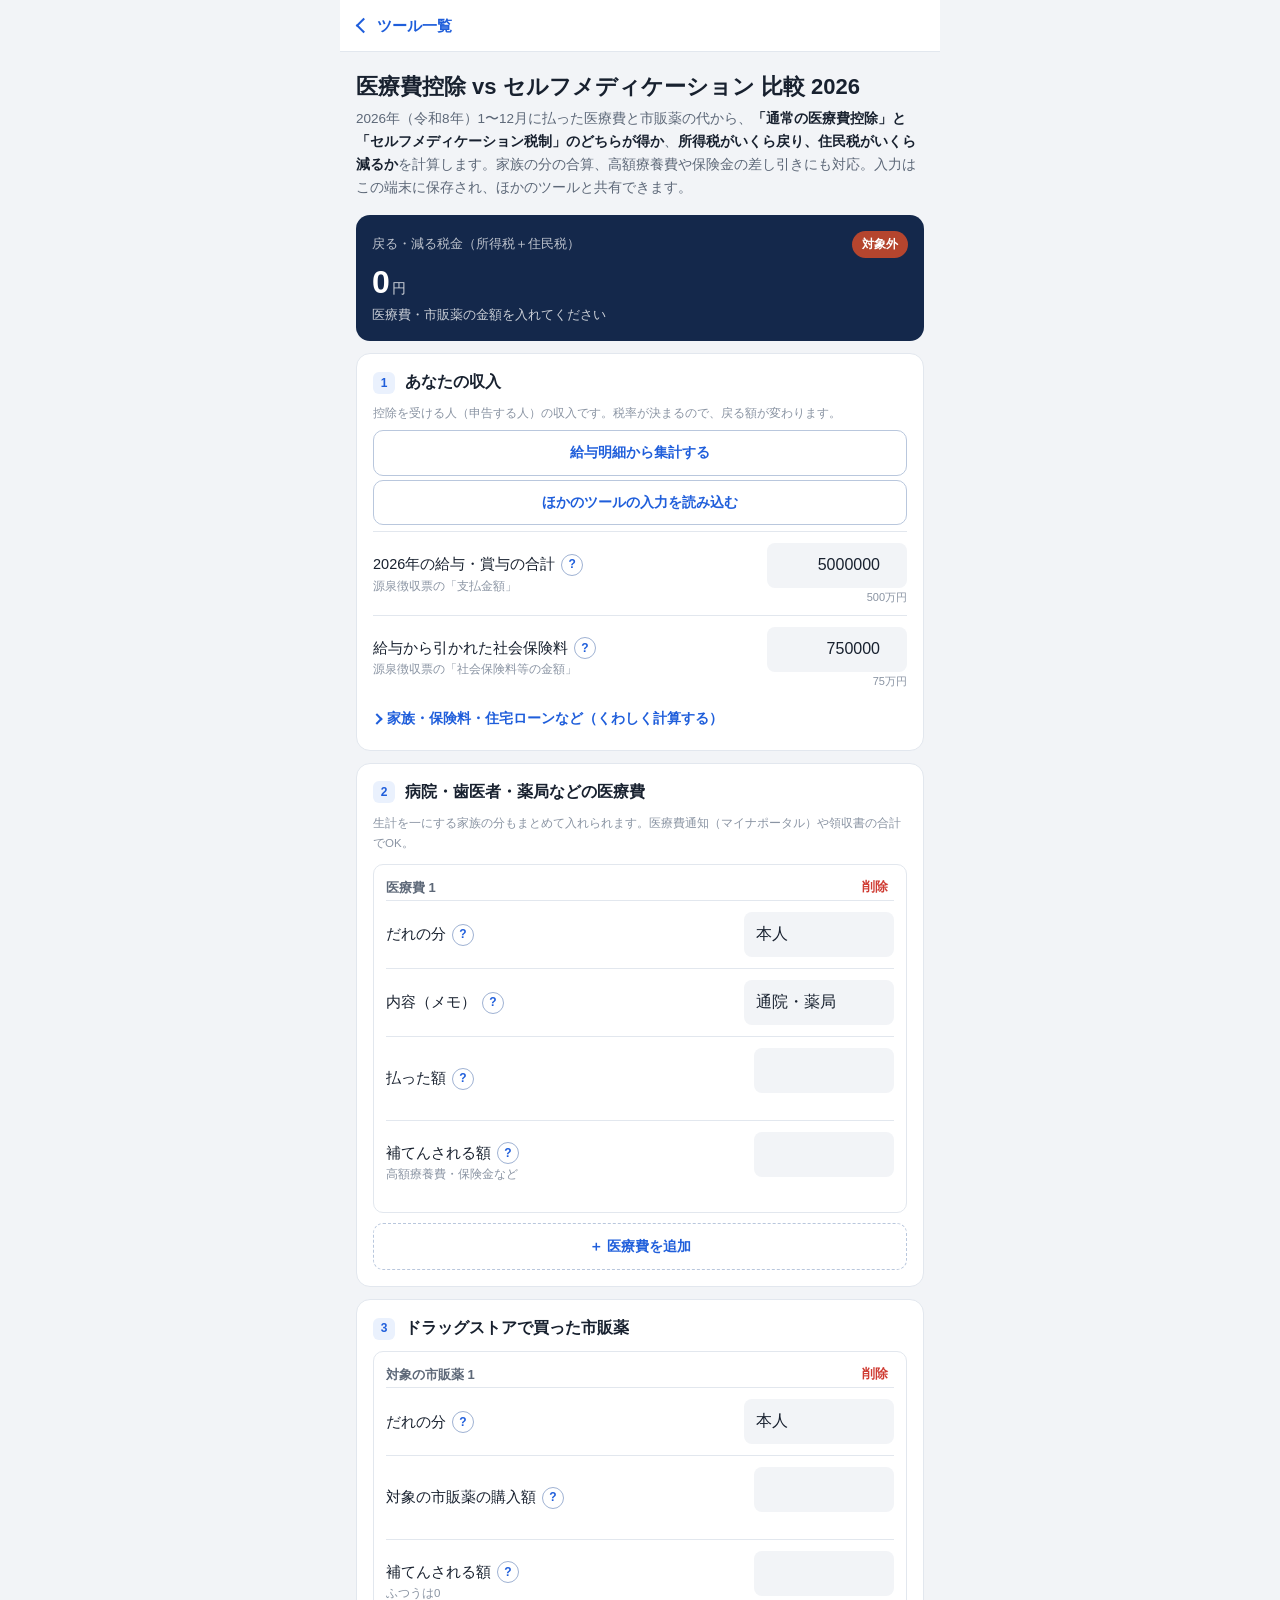
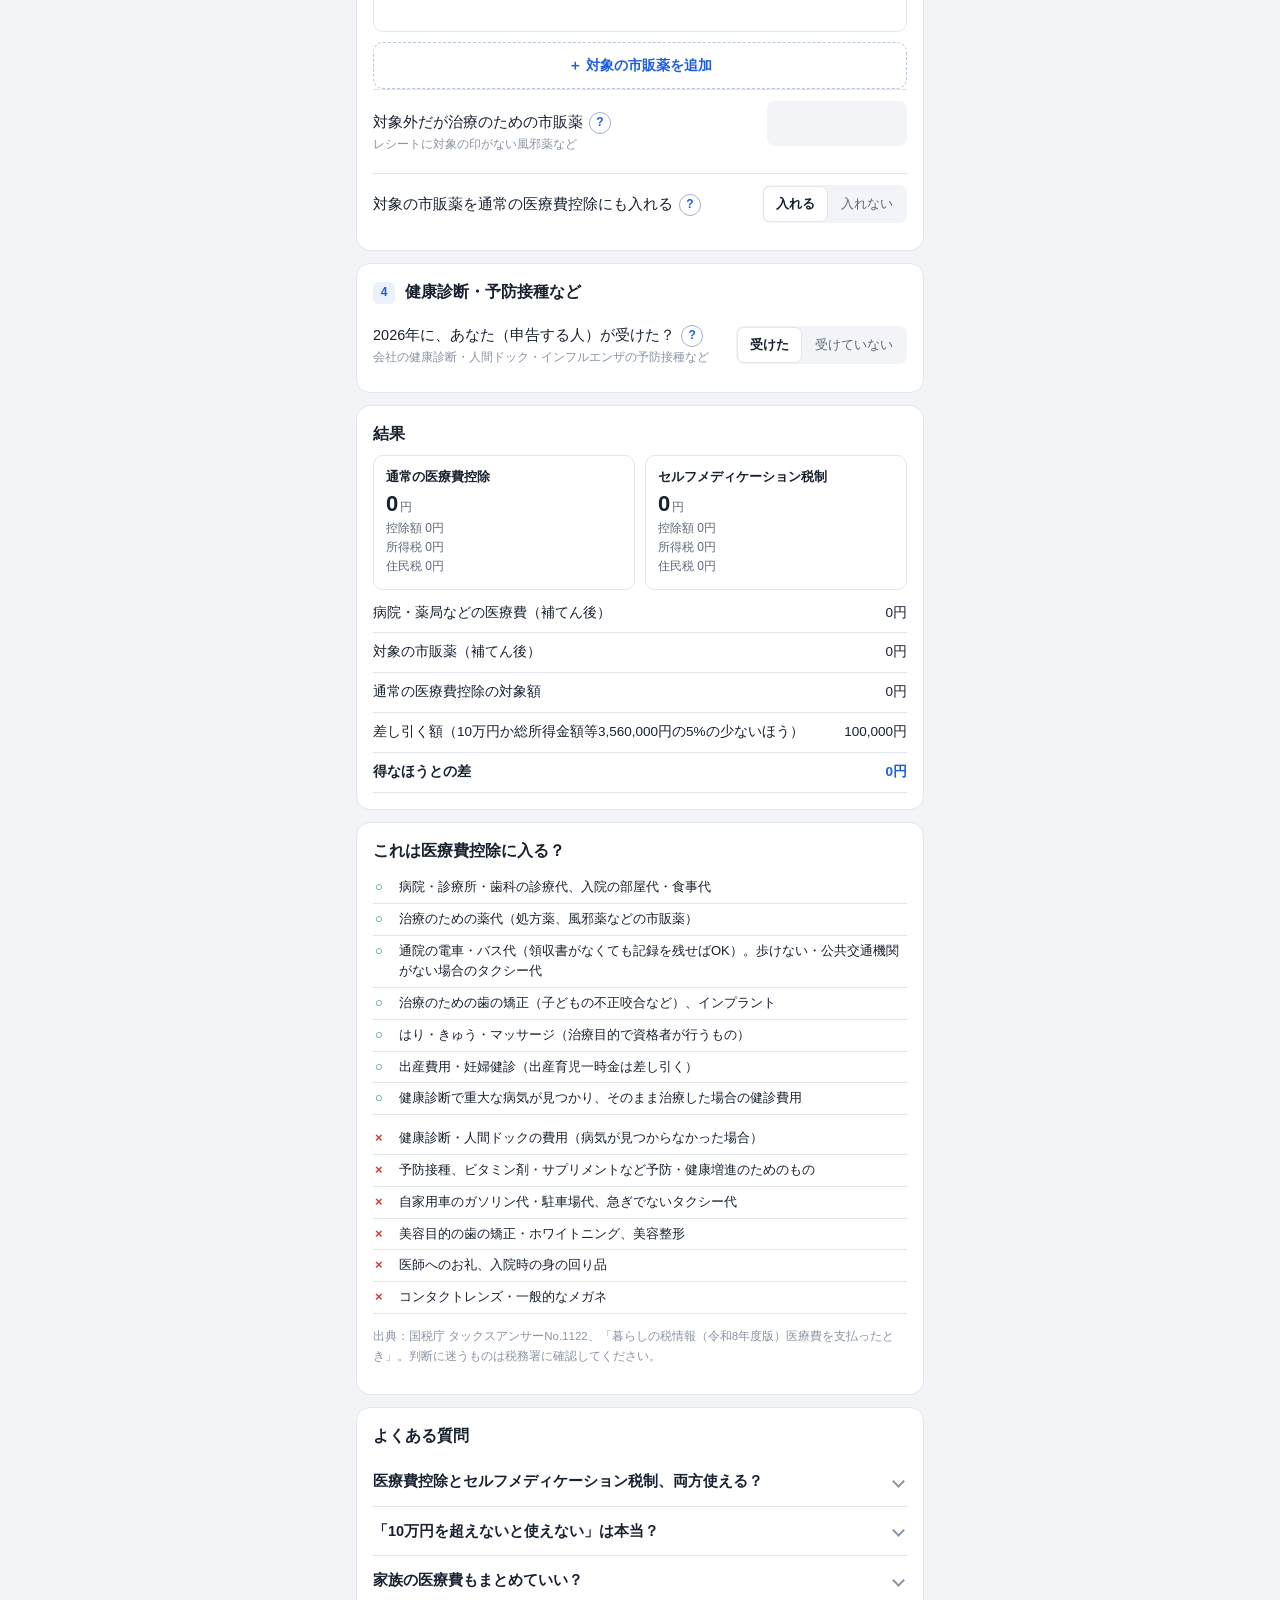
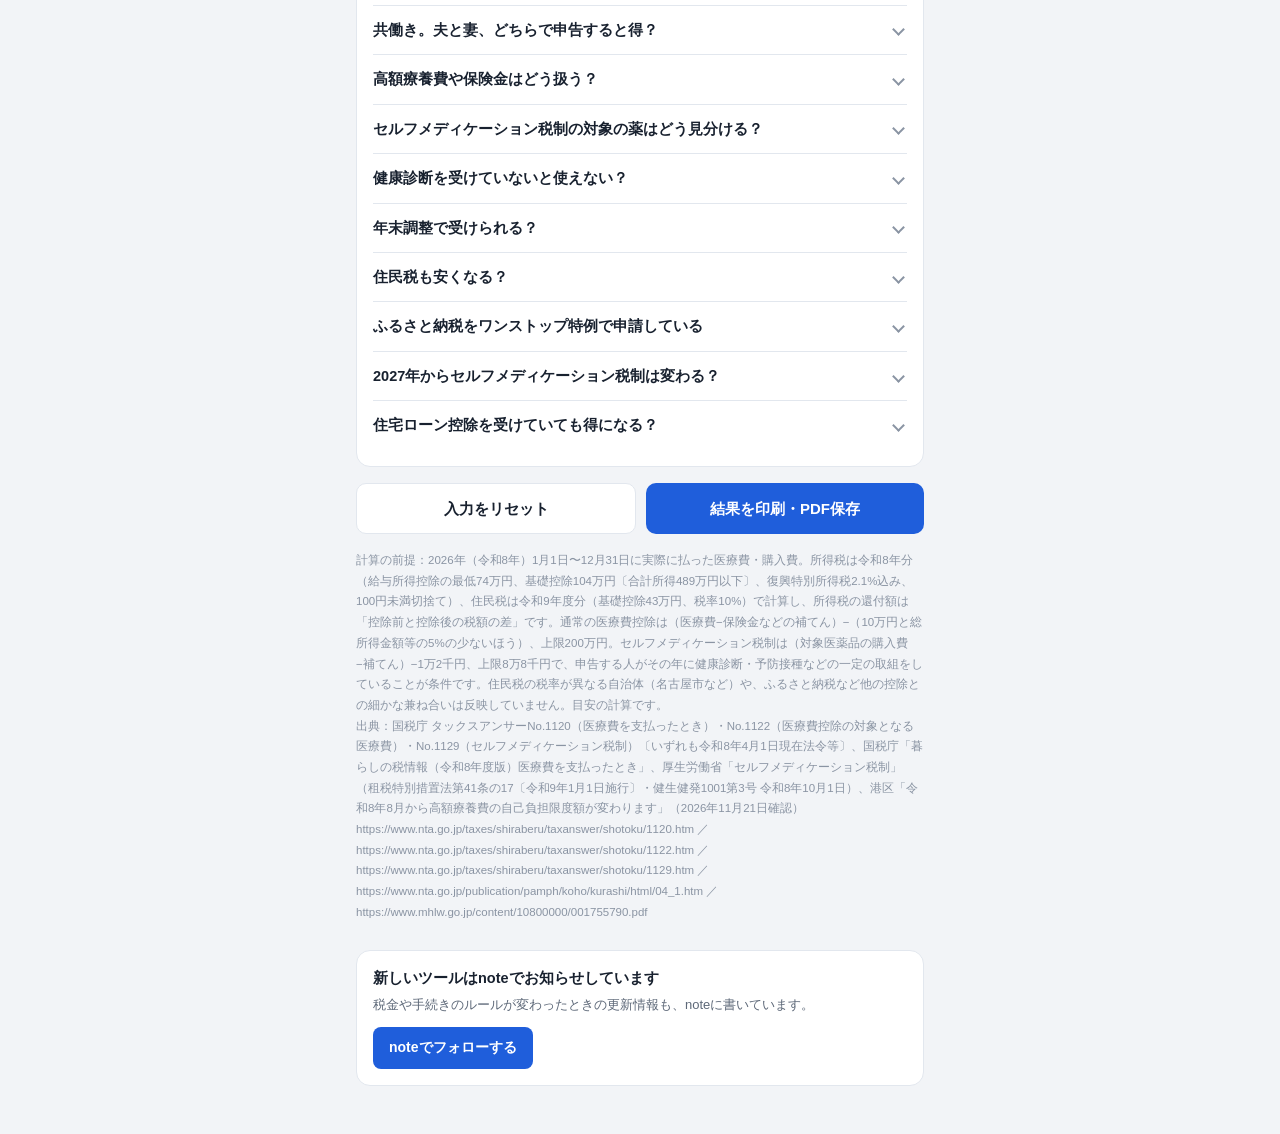
<file: iryohi.html>
<!DOCTYPE html>
<!-- © そらのツール箱（https://mizbas.github.io/sora-tools/）。購入した方とそのご家族の利用に限ります。中身や購入コードを、ほかの人に渡したり公開したりしないでください。 -->
<html lang="ja">
<head>
<meta charset="utf-8">
<meta name="viewport" content="width=device-width, initial-scale=1, viewport-fit=cover">
<meta name="theme-color" content="#FFFFFF">
<title>医療費控除 vs セルフメディケーション 比較 2026｜そらのツール箱</title>
<link rel="icon" href="icon-192.png">
<link rel="stylesheet" href="app.css">
<script src="app.js"></script>
<style>
.import{display:flex;align-items:center;justify-content:center;gap:6px;width:100%;font:inherit;font-size:14px;font-weight:600;border:1px solid #B9C7DD;border-radius:var(--r-md);padding:11px;background:#fff;color:var(--primary);margin:2px 0 0;cursor:pointer}
.cmp{display:grid;grid-template-columns:1fr 1fr;gap:10px;margin:6px 0 4px}
.opt{border:1px solid var(--line);border-radius:var(--r-md);padding:12px;background:#fff;min-width:0}
.opt.win{border:2px solid var(--primary);background:var(--primary-soft)}
.opt h3{font-size:13px;margin:0 0 4px;line-height:1.4}
.opt .amt{font-size:22px;font-weight:700;font-variant-numeric:tabular-nums;line-height:1.3}
.opt .amt small{font-size:12px;font-weight:500;color:var(--sub);margin-left:2px}
.opt .d{font-size:12px;color:var(--sub);line-height:1.6;font-variant-numeric:tabular-nums}
.opt .tag{margin-top:6px}
.bars{margin:8px 0 2px}
.bar{display:grid;grid-template-columns:96px 1fr 76px;gap:10px;align-items:center;font-size:12.5px;margin:7px 0;font-variant-numeric:tabular-nums}
.bar .track{height:10px;background:var(--fill);border-radius:5px;overflow:hidden}
.bar .fill{height:100%;background:var(--primary);border-radius:5px}
.bar.alt .fill{background:#7FA6EE}
.bar .v{text-align:right}
.check{list-style:none;padding:0;margin:4px 0 8px;font-size:13px;line-height:1.6}
.check li{padding:5px 0 5px 26px;position:relative;border-bottom:1px solid var(--line)}
.check li::before{position:absolute;left:2px;top:5px;font-weight:700}
.check.yes li::before{content:"○";color:var(--pos)}
.check.no li::before{content:"×";color:var(--neg)}
.dep .field input[type=text]{width:150px}
@media (max-width:360px){.cmp{grid-template-columns:1fr}}
</style>
</head>
<body>
<div class="wrap">
  <header class="no-print"><a href="./index.html">ツール一覧</a></header>
  <h1>医療費控除 vs セルフメディケーション 比較 2026</h1>
  <p class="lead">2026年（令和8年）1〜12月に払った医療費と市販薬の代から、<b>「通常の医療費控除」と「セルフメディケーション税制」のどちらが得か</b>、<b>所得税がいくら戻り、住民税がいくら減るか</b>を計算します。家族の分の合算、高額療養費や保険金の差し引きにも対応。入力はこの端末に保存され、ほかのツールと共有できます。</p>

  <section class="card hero">
    <div class="row"><span class="label">戻る・減る税金（所得税＋住民税）</span><span class="pill" id="bestPill">-</span></div>
    <div class="big" id="heroAmt">-</div>
    <div class="sub" id="heroSub"></div>
  </section>

  <div class="inputs">
  <section class="card">
    <h2><span class="num">1</span>あなたの収入</h2>
    <p class="note" style="margin:0 0 6px">控除を受ける人（申告する人）の収入です。税率が決まるので、戻る額が変わります。</p>
    <button class="slip-open" id="slipBtn" type="button">給与明細から集計する</button>
    <button class="import" id="importBtn" type="button">ほかのツールの入力を読み込む</button>
    <div class="note" id="importMsg" style="margin:4px 0 6px"></div>
    <div class="field"><label>2026年の給与・賞与の合計<small>源泉徴収票の「支払金額」</small></label><input type="number" id="salary" inputmode="numeric" step="10000"></div>
    <div class="field"><label>給与から引かれた社会保険料<small>源泉徴収票の「社会保険料等の金額」</small></label><input type="number" id="socialInsurance" inputmode="numeric" step="1000"></div>
    <details>
      <summary>家族・保険料・住宅ローンなど（くわしく計算する）</summary>
      <div class="field"><label>配偶者控除・配偶者特別控除</label><div class="seg" data-key="spouse.has"><button data-v="">なし</button><button data-v="1">配偶者がいる</button></div></div>
      <div id="spouseFields">
        <div class="field"><label>配偶者の給与収入<small>パート代など（交通費を除く）</small></label><input type="number" id="spouse.salary" inputmode="numeric" step="10000"></div>
        <div class="field"><label>配偶者は70歳以上？</label><div class="seg" data-key="spouse.age70"><button data-v="">いいえ</button><button data-v="1">はい</button></div></div>
      </div>
      <p class="note" style="margin:10px 0 0">扶養している家族（16歳以上）：年齢を入れると扶養控除を計算します。</p>
      <div id="deps"></div>
      <button class="add" id="addDep" type="button">＋ 扶養家族を追加</button>
      <div class="field"><label>生命保険料控除の額<small>源泉徴収票の金額（所得税）</small></label><input type="number" id="lifeDed" inputmode="numeric" step="1000"></div>
      <div class="field"><label>iDeCo・小規模企業共済の掛金</label><input type="number" id="insurance.ideco" inputmode="numeric" step="1000"></div>
      <div class="field"><label>住宅ローン控除の年額</label><input type="number" id="housingLoan" inputmode="numeric" step="1000"></div>
      <div class="field"><label>副業などの雑所得<small>収入−経費</small></label><input type="number" id="other.zatsu" inputmode="numeric" step="1000"></div>
      <div class="field"><label>本人の障害者控除</label><div class="seg" data-key="selfDisability"><button data-v="">なし</button><button data-v="general">障害者</button><button data-v="special">特別障害者</button></div></div>
      <div class="field"><label>寡婦・ひとり親</label><div class="seg" data-key="selfStatus"><button data-v="">なし</button><button data-v="kafu">寡婦</button><button data-v="hitorioya">ひとり親</button></div></div>
    </details>
  </section>

  <section class="card">
    <h2><span class="num">2</span>病院・歯医者・薬局などの医療費</h2>
    <p class="note" style="margin:0 0 4px">生計を一にする家族の分もまとめて入れられます。医療費通知（マイナポータル）や領収書の合計でOK。</p>
    <div id="items"></div>
    <button class="add" id="addItem" type="button">＋ 医療費を追加</button>
  </section>

  <section class="card">
    <h2><span class="num">3</span>ドラッグストアで買った市販薬</h2>
    <div id="otcs"></div>
    <button class="add" id="addOtc" type="button">＋ 対象の市販薬を追加</button>
    <div class="field"><label>対象外だが治療のための市販薬<small>レシートに対象の印がない風邪薬など</small></label><input type="number" id="otherOtc" inputmode="numeric" step="100"></div>
    <div class="field"><label>対象の市販薬を通常の医療費控除にも入れる</label><div class="seg" data-key="otcInGeneral"><button data-v="">入れる</button><button data-v="0">入れない</button></div></div>
  </section>

  <section class="card">
    <h2><span class="num">4</span>健康診断・予防接種など</h2>
    <div class="field"><label>2026年に、あなた（申告する人）が受けた？<small>会社の健康診断・人間ドック・インフルエンザの予防接種など</small></label><div class="seg" data-key="torikumi"><button data-v="1">受けた</button><button data-v="">受けていない</button></div></div>
  </section>
  </div>

  <section class="card" id="results"></section>

  <section class="card no-print">
    <h2>これは医療費控除に入る？</h2>
    <ul class="check yes">
      <li>病院・診療所・歯科の診療代、入院の部屋代・食事代</li>
      <li>治療のための薬代（処方薬、風邪薬などの市販薬）</li>
      <li>通院の電車・バス代（領収書がなくても記録を残せばOK）。歩けない・公共交通機関がない場合のタクシー代</li>
      <li>治療のための歯の矯正（子どもの不正咬合など）、インプラント</li>
      <li>はり・きゅう・マッサージ（治療目的で資格者が行うもの）</li>
      <li>出産費用・妊婦健診（出産育児一時金は差し引く）</li>
      <li>健康診断で重大な病気が見つかり、そのまま治療した場合の健診費用</li>
    </ul>
    <ul class="check no">
      <li>健康診断・人間ドックの費用（病気が見つからなかった場合）</li>
      <li>予防接種、ビタミン剤・サプリメントなど予防・健康増進のためのもの</li>
      <li>自家用車のガソリン代・駐車場代、急ぎでないタクシー代</li>
      <li>美容目的の歯の矯正・ホワイトニング、美容整形</li>
      <li>医師へのお礼、入院時の身の回り品</li>
      <li>コンタクトレンズ・一般的なメガネ</li>
    </ul>
    <p class="note">出典：国税庁 タックスアンサーNo.1122、「暮らしの税情報（令和8年度版）医療費を支払ったとき」。判断に迷うものは税務署に確認してください。</p>
  </section>

  <section class="card faq no-print" id="faq">
    <h2>よくある質問</h2>
    <details><summary>医療費控除とセルフメディケーション税制、両方使える？</summary><div class="a"><b>どちらか一方だけ</b>です（選択制）。しかも、申告したあとで更正の請求や修正申告で選び直すことはできません。このツールで両方を計算して、得なほうを選んでください。</div></details>
    <details><summary>「10万円を超えないと使えない」は本当？</summary><div class="a">通常の医療費控除で差し引くのは<b>「10万円」と「総所得金額等の5%」の少ないほう</b>です。会社員なら給与収入がおよそ297万円未満（2026年分）の人は、10万円より少ない額から控除が使えます。このツールは自動で計算します。</div></details>
    <details><summary>家族の医療費もまとめていい？</summary><div class="a">あなたと<b>生計を一にする配偶者や親族</b>のために、あなたが払った医療費は合算できます。扶養に入っているかどうかは関係なく、共働きの配偶者や、仕送りしている学生の子の分も対象になります。合算した分は<b>払った人</b>が申告します。</div></details>
    <details><summary>共働き。夫と妻、どちらで申告すると得？</summary><div class="a">払った人が申告するのが原則です。家計が同じなら、<b>所得税の税率が高い人</b>が払ったことにして申告すると、戻る額が多くなるのが一般的です。ただし通常の医療費控除は「総所得金額等の5%」の基準があるため、所得が低い人のほうが控除額が大きくなる場合もあります。両方の収入でこのツールを使って比べてください。</div></details>
    <details><summary>高額療養費や保険金はどう扱う？</summary><div class="a">高額療養費、医療保険の入院給付金、出産育児一時金などは<b>払った医療費から差し引きます</b>。差し引くのは、その給付の対象になった医療費の分まで。たとえば入院給付金が入院費より多くても、ほかの通院費からは引きません。申告時にまだ決まっていない場合は見込み額を引き、確定後に訂正します。なお、高額療養費の自己負担限度額は2026年8月から見直されています（年間上限の新設など）。</div></details>
    <details><summary>セルフメディケーション税制の対象の薬はどう見分ける？</summary><div class="a">対象の市販薬は、ドラッグストアの<b>レシートに対象である旨の印</b>（★や「セルフメディケーション税制対象」など）がつきます。多くはパッケージにも共通の識別マークがあります。品目一覧は厚生労働省のホームページに載っています。</div></details>
    <details><summary>健康診断を受けていないと使えない？</summary><div class="a">セルフメディケーション税制は、<b>申告する人本人</b>がその年に「一定の取組」をしていることが条件です。会社の定期健康診断、健保の人間ドック・健診、特定健診（メタボ健診）・特定保健指導、市区町村のがん検診、予防接種（定期接種・インフルエンザ）などが当てはまります。家族は受けていなくても大丈夫です。証明書類の添付は不要ですが、求められたら出せるように保管します。</div></details>
    <details><summary>年末調整で受けられる？</summary><div class="a">どちらも<b>年末調整では受けられません</b>。確定申告（所得税の還付申告）が必要です。会社員の還付申告は2027年1月1日から出せて、5年以内なら受け付けられます。e-Taxならマイナポータル連携で医療費通知の情報を自動で入れられます。</div></details>
    <details><summary>住民税も安くなる？</summary><div class="a">はい。確定申告をすると税務署から市区町村に情報が送られ、<b>2027年6月からの住民税</b>（令和9年度）が下がります。住民税は控除額の10%が目安です。所得税が0の人でも、住民税が課税されていれば住民税だけ下がります。</div></details>
    <details><summary>ふるさと納税をワンストップ特例で申請している</summary><div class="a">医療費控除のために確定申告をすると<b>ワンストップ特例は無効</b>になります。ふるさと納税の寄附金受領証明書の分も、必ず確定申告書に書いてください。医療費控除で課税所得が下がると、ふるさと納税の上限も少し下がります。</div></details>
    <details><summary>2027年からセルフメディケーション税制は変わる？</summary><div class="a">2026年度の税制改正で、スイッチOTC医薬品の分は期限がなくなり（恒久化）、それ以外の対象医薬品の分は2031年12月31日まで延長されました。控除の計算（1.2万円を引く・上限8.8万円）は変わりません。2026年に払った分は、これまでどおりの計算で申告できます。</div></details>
    <details><summary>住宅ローン控除を受けていても得になる？</summary><div class="a">住宅ローン控除で所得税がすでに0の人は、医療費控除をしても<b>所得税は戻りません</b>。住民税から引ける住宅ローン控除の枠も小さくなるため、住民税の減り方も小さくなります。「くわしく計算する」に住宅ローン控除の額を入れると反映されます。</div></details>
  </section>

  <div class="actions no-print">
    <button class="btn ghost" id="resetBtn" type="button">入力をリセット</button>
    <button class="btn" id="printBtn" type="button">結果を印刷・PDF保存</button>
  </div>

  <p class="note">
    計算の前提：2026年（令和8年）1月1日〜12月31日に実際に払った医療費・購入費。所得税は令和8年分（給与所得控除の最低74万円、基礎控除104万円〔合計所得489万円以下〕、復興特別所得税2.1%込み、100円未満切捨て）、住民税は令和9年度分（基礎控除43万円、税率10%）で計算し、所得税の還付額は「控除前と控除後の税額の差」です。通常の医療費控除は（医療費−保険金などの補てん）−（10万円と総所得金額等の5%の少ないほう）、上限200万円。セルフメディケーション税制は（対象医薬品の購入費−補てん）−1万2千円、上限8万8千円で、申告する人がその年に健康診断・予防接種などの一定の取組をしていることが条件です。住民税の税率が異なる自治体（名古屋市など）や、ふるさと納税など他の控除との細かな兼ね合いは反映していません。目安の計算です。<br>
    出典：国税庁 タックスアンサーNo.1120（医療費を支払ったとき）・No.1122（医療費控除の対象となる医療費）・No.1129（セルフメディケーション税制）〔いずれも令和8年4月1日現在法令等〕、国税庁「暮らしの税情報（令和8年度版）医療費を支払ったとき」、厚生労働省「セルフメディケーション税制」（租税特別措置法第41条の17〔令和9年1月1日施行〕・健生健発1001第3号 令和8年10月1日）、港区「令和8年8月から高額療養費の自己負担限度額が変わります」（2026年11月21日確認）<br>
    https://www.nta.go.jp/taxes/shiraberu/taxanswer/shotoku/1120.htm ／ https://www.nta.go.jp/taxes/shiraberu/taxanswer/shotoku/1122.htm ／ https://www.nta.go.jp/taxes/shiraberu/taxanswer/shotoku/1129.htm ／ https://www.nta.go.jp/publication/pamph/koho/kurashi/html/04_1.htm ／ https://www.mhlw.go.jp/content/10800000/001755790.pdf
  </p>
</div>
<script>/*! © そらのツール箱（https://mizbas.github.io/sora-tools/）。購入した方とそのご家族の利用に限ります。中身や購入コードを、ほかの人に渡したり公開したりしないでください。 */(function(_){const v=(n,o)=>Math.floor(n/o+1e-9)*o,u=(n,o)=>Math.ceil(n/o-1e-9)*o,l=n=>{const o=Number(n);return isFinite(o)&&o>0?o:0};function h(n){if(n<=0)return 0;n>=22e5&&n<66e5&&(n=v(n,4e3));const o=n<=18e5?n*.4-1e5:n<=36e5?n*.3+8e4:n<=66e5?n*.2+44e4:n<=85e5?n*.1+11e5:195e4;return Math.max(0,n-Math.max(74e4,o))}function O(n){const o=[[195e4,.05,0],[33e5,.1,97500],[695e4,.2,427500],[9e6,.23,636e3],[18e6,.33,1536e3],[4e7,.4,2796e3]];for(const[s,t,e]of o)if(n<=s)return Math.max(0,n*t-e);return n*.45-4796e3}function d(n){return n<=489e4?104e4:n<=655e4?67e4:n<=235e5?62e4:n<=24e6?48e4:n<=245e5?32e4:n<=25e6?16e4:0}function A(n,o){const s=o?1.5:1;return n<=2e4*s?n:n<=4e4*s?n/2+1e4*s:n<=8e4*s?n/4+2e4*s:4e4*s}function q(n){return n<=25e3?n:n<=5e4?n/2+12500:n<=1e5?n/4+25e3:5e4}function F(n,o,s){const t=Math.max(0,Math.ceil(A(n,s===6e4)-1e-9)),e=Math.max(0,Math.ceil(q(o)-1e-9)),i=Math.min(t+e,s);return{newDed:t,oldDed:e,ded:Math.max(e,i)}}function R(n,o){const s=F(l(n.ippanNew),l(n.ippanOld),o&&l(n.ippanNew)>0?6e4:4e4),t={newDed:Math.max(0,Math.ceil(A(l(n.kaigo),!1)-1e-9)),oldDed:0};t.ded=t.newDed;const e=F(l(n.nenkinNew),l(n.nenkinOld),4e4);return{ippan:s,kaigo:t,nenkin:e,total:Math.min(12e4,s.ded+t.ded+e.ded)}}function L(n){const o=Math.min(l(n.jishin),5e4),s=l(n.kyuChoki),t=s<=1e4?s:s<=2e4?Math.ceil(s/2+5e3):15e3;return{jishin:o,kyuChoki:t,total:Math.min(5e4,o+t)}}function G(n){return h(l(n.salary))+l(n.otherIncome)}const P=[[95e4,38e4],[1e6,36e4],[105e4,31e4],[11e5,26e4],[115e4,21e4],[12e5,16e4],[125e4,11e4],[13e5,6e4],[133e4,3e4]];function m(n,o){if(!o||!o.has)return{kind:"none",amount:0,income:0};const s=G(o);if(n>1e7)return{kind:"over",amount:0,income:s};const t=n<=9e6?1:n<=95e5?2/3:1/3;if(s<=62e4){const e=o.age70?48e4:38e4;return{kind:"haigusha",amount:u(e*t,1e4),income:s}}for(const[e,i]of P)if(s<=e)return{kind:"tokubetsu",amount:u(i*t,1e4),income:s};return{kind:"none",amount:0,income:s}}const g=[[85e4,63e4],[9e5,61e4],[95e4,51e4],[1e6,41e4],[105e4,31e4],[11e5,21e4],[115e4,11e4],[12e5,6e4],[123e4,3e4]];function k(n){const o=G(n),s=Number(n.age),t={name:n.name||"",age:s,income:o,kind:"none",amount:0,under23:s<23,disability:0};if(o<=62e4)s<16?t.kind="nensho":s>=19&&s<23?(t.kind="tokutei",t.amount=63e4):s>=70?(t.kind=n.livingWithParent?"rojin-dokyo":"rojin",t.amount=n.livingWithParent?58e4:48e4):(t.kind="ippan",t.amount=38e4),n.disability==="general"&&(t.disability=27e4),n.disability==="special"&&(t.disability=n.livingTogether?75e4:4e5);else if(s>=19&&s<23){for(const[e,i]of g)if(o<=e){t.kind="tokutei-shinzoku",t.amount=i;break}t.kind==="none"&&(t.kind="over")}else t.kind="over";return t}function E(n){const o=l(n.boatPayout)+l(n.otherIchijiIncome),s=l(n.boatWinCost)+l(n.otherIchijiCost),t=Math.max(0,o-s-Math.min(5e5,Math.max(0,o-s)));return{income:o,cost:s,amount:t,half:Math.floor(t/2)}}function M(n){return v(O(v(Math.max(0,n),1e3))*1.021,100)}function x(n){const o=l(n.salary),t=(n.dependents||[]).filter($=>$&&$.age!==""&&$.age!=null).map(k),e=t.some($=>$.age<23&&$.income<=62e4),r=o>85e5&&(e||n.selfSpecialDisabled||t.some($=>$.disability&&$.disability==="special"))?Math.min(15e4,Math.ceil((Math.min(o,1e7)-85e5)*.1)):0,a=Math.max(0,h(o)-r),c=E(n.other||{}),w=l((n.other||{}).zatsu),b=c.half+w,f=a+b,T=f,I=n.insurance||{},z=R(I,e),Z=L(I),X=l(n.socialInsurance)+l(I.shahoExtra),C=l(I.ideco),y=n.selfDisability==="special"?4e5:n.selfDisability==="general"?27e4:0,B=n.selfStatus==="hitorioya"?35e4:n.selfStatus==="kafu"?27e4:0,K=n.selfStudent&&f<=89e4?27e4:0;function H($){const N=m($,n.spouse),s0=n.spouse&&n.spouse.has&&N.income<=62e4?n.spouse.disability==="special"?n.spouse.livingTogether!==!1?75e4:4e5:n.spouse.disability==="general"?27e4:0:0,W=t.reduce((V,p)=>V+(p.kind!=="tokutei-shinzoku"?p.amount:0),0),Y=t.reduce((V,p)=>V+(p.kind==="tokutei-shinzoku"?p.amount:0),0),Q=t.reduce((V,p)=>V+p.disability,0),c0=d($),u0=X+C+z.total+Z.total+y+B+K+s0+Q+N.amount+W+Y+c0;return{sp:N,spDis:s0,fuyo:W,tokutei:Y,depDis:Q,basic:c0,sum:u0}}const t0=H(f),J=l(n.housingLoan),r0=M(a-t0.sum),e0=Math.max(0,v((O(v(Math.max(0,a-t0.sum),1e3))-J)*1.021,100)),D=l(n.withheld),n0=H(f),j=Math.max(0,v((O(v(Math.max(0,f-n0.sum),1e3))-J)*1.021,100)),o0=o<=2e7?b>2e5:!0,i0=Math.round(Math.max(0,b)*.1);return{salary:o,adjust:r,kyuyo:a,totalNencho:T,totalAll:f,under23:e,deps:t,life:z,eq:Z,shaho:X,shokibo:C,selfDis:y,status:B,student:K,nencho:t0,all:n0,housing:J,taxNencho:e0,taxNenchoBefore:r0,withheld:D,refund:D?D-e0:null,ichiji:c,zatsu:w,otherTotal:b,taxAll:j,extraTax:Math.max(0,j-e0),filingRequired:o0,residentExtra:i0}}const S={compute:x,kyuyoShotoku:h,newLife:A,oldLife:q,lifeInsurance:R,earthquake:L,spouseDeduction:m,dependent:k,ichiji:E,basicDeduction:d,nenchoTax:M,incomeTaxBaseExport:O};typeof module<"u"&&module.exports?module.exports=S:_.NenchoCalc=S})(typeof window<"u"?window:globalThis),function(_){const v=typeof module<"u"&&module.exports?require("../nencho/calc.js"):_.NenchoCalc,u=(o,s)=>Math.floor(o/s+1e-9)*s,l=(o,s)=>Math.ceil(o/s-1e-9)*s,h=o=>{const s=Number(o);return isFinite(s)&&s>0?s:0};function O(o){return o<=12e3?o:o<=32e3?o/2+6e3:o<=56e3?o/4+14e3:28e3}function d(o){return o<=15e3?o:o<=4e4?o/2+7500:o<=7e4?o/4+17500:35e3}function A(o,s){const t=Math.ceil(O(o)-1e-9),e=Math.ceil(d(s)-1e-9);return Math.max(e,Math.min(t+e,28e3))}function q(o){const s=A(h(o.ippanNew),h(o.ippanOld))+Math.ceil(O(h(o.kaigo))-1e-9)+A(h(o.nenkinNew),h(o.nenkinOld));return Math.min(7e4,s)}function F(o){const s=Math.min(Math.ceil(h(o.jishin)/2-1e-9),25e3),t=h(o.kyuChoki),e=t<=5e3?t:t<=15e3?Math.ceil(t/2+2500-1e-9):1e4;return Math.min(25e3,s+e)}function R(o){return o<=24e6?43e4:o<=245e5?29e4:o<=25e6?15e4:0}const L=[95e4,1e6,105e4,11e5,115e4,12e5,125e4,13e5,133e4],G=[33e4,33e4,31e4,26e4,21e4,16e4,11e4,6e4,3e4];function P(o,s,t){const e=o<=9e6?1:o<=95e5?.6666666666666666:.3333333333333333,i={spouse:0,fuyo:0,dis:0,self:0,basic:R(o),diff:0,sameHousehold:0};i.diff+=o<=25e6?5e4:0;const r=s.spouse||{};if(r.has){const a=v.kyuyoShotoku(h(r.salary))+h(r.otherIncome);if(a<=62e4)i.sameHousehold++,o<=1e7&&(i.spouse=l((r.age70?38e4:33e4)*e,1e4),i.diff+=r.age70?e===1?1e5:e>.5?6e4:3e4:e===1?5e4:e>.5?4e4:2e4),r.disability==="general"&&(i.dis+=26e4,i.diff+=1e4),r.disability==="special"&&(i.dis+=r.livingTogether===!1?3e5:53e4,i.diff+=r.livingTogether===!1?1e5:22e4);else if(o<=1e7){for(let c=0;c<L.length;c++)if(a<=L[c]){i.spouse=l(G[c]*e,1e4);break}}}for(const a of t)a.kind!=="over"&&a.kind!=="none"&&a.kind!=="tokutei-shinzoku"&&i.sameHousehold++,a.kind==="ippan"?(i.fuyo+=33e4,i.diff+=5e4):a.kind==="tokutei"?(i.fuyo+=45e4,i.diff+=18e4):a.kind==="rojin"?(i.fuyo+=38e4,i.diff+=1e5):a.kind==="rojin-dokyo"?(i.fuyo+=45e4,i.diff+=13e4):a.kind==="tokutei-shinzoku"&&(i.fuyo+=Math.min(45e4,a.amount)),a.disability===27e4?(i.dis+=26e4,i.diff+=1e4):a.disability===4e5?(i.dis+=3e5,i.diff+=1e5):a.disability===75e4&&(i.dis+=53e4,i.diff+=22e4);return s.selfDisability==="general"&&(i.self+=26e4,i.diff+=1e4),s.selfDisability==="special"&&(i.self+=3e5,i.diff+=1e5),s.selfStatus==="hitorioya"&&(i.self+=3e5,i.diff+=5e4),s.selfStatus==="kafu"&&(i.self+=26e4,i.diff+=1e4),s.selfStudent&&o<=89e4&&(i.self+=26e4,i.diff+=1e4),i}function m(o,s,t){return t>25e6?0:o<=2e6?Math.min(s,o)*.05:Math.max((s-(o-2e6))*.05,2500)}function g(o){if(o<0)return .9;const s=[[195e4,.84895],[33e5,.7979],[695e4,.6958],[9e6,.66517],[18e6,.56307],[4e7,.49153]];for(const[t,e]of s)if(o<=t)return e;return .44055}function k(o){const s=[[195e4,.05],[33e5,.1],[695e4,.2],[9e6,.23],[18e6,.33],[4e7,.4]];for(const[t,e]of s)if(o<=t)return e;return .45}function E(o){o=o||{};const s=v.compute(o),t=s.totalAll,e=h(o.iryohi),i=o.insurance||{},r=s.shaho,a=s.shokibo,c=s.all.sum+e,w=u(Math.max(0,t-c),1e3),b=h(o.housingLoan),f=P(t,o,s.deps),T=r+a+q(i)+F(i)+e+f.basic+f.spouse+f.fuyo+f.dis+f.self,I=u(Math.max(0,t-T),1e3),z=m(I,f.diff,t),Z=1+f.sameHousehold,X=Z>1?35e4*Z+1e5+32e4:45e4,C=t<=X,y=C?0:Math.max(0,u(I*.06-z*.6,100))+Math.max(0,u(I*.04-z*.4,100)),B=g(I-f.diff),K=k(I-f.diff);function H(p,U){const a0=U==="onestop",l0=a0?0:Math.max(0,Math.min(p,t*.4)-2e3),h0=u(Math.max(0,t-c-l0),1e3),m0=v.incomeTaxBaseExport(h0),p0=Math.min(b,m0),v0=u(Math.max(0,m0-p0)*1.021,100),b0=Math.min(Math.max(0,b-p0),u(h0*.05,1),97500),g0=Math.max(0,(Math.min(p,t*.3)-2e3)*.1),d0=p>2e3?Math.min((p-2e3)*B,y*.2):0,k0=a0?d0*(K*1.021)/B:0,f0=Math.max(0,y-b0),y0=Math.ceil(g0+d0+k0-1e-9),M0=Math.min(f0,y0);return{it:v0,rt:f0-M0,loanR:b0,kihon:g0,tokurei:d0,shinkoku:k0,credit:M0,want:y0,afterLoan:f0}}const t0={kakutei:H(0,"kakutei"),onestop:H(0,"onestop")};function J(p,U){const a0=t0[U],l0=H(p,U);return p-(a0.it-l0.it+(a0.rt-l0.rt))}const r0=y>0?Math.floor(y*.2/B)+2e3:0,e0=h(o.municipalities),D=[];e>0&&D.push("医療費控除を受ける"),o.loanFirstYear&&D.push("住宅ローン控除の1年目"),s.otherTotal>0&&D.push("給与以外の所得（副業・競艇の払戻金など）がある"),h(o.salary)>2e7&&D.push("給与収入が2,000万円を超える"),e0>5&&D.push("寄附先が6自治体以上"),o.otherFiling&&D.push("その他の理由で確定申告をする");const n0=D.length>0,j=n0||o.method==="kakutei"?"kakutei":"onestop",o0=u(r0,1e3);let i0=o0;for(let p=3e3;p<=o0;p+=1e3){const U=H(p,j);if(U.credit+1<U.want){i0=p-1e3;break}}const $=i0<o0,N=Math.max(0,Math.min(o0,i0));let s0=0;for(let p=3e3;p<=N&&J(p,j)<3e3;p+=1e3)s0=p;const W=h(o.donated),Y=H(N,j),Q=t0[j],c0={incomeTax:Q.it-Y.it,kihon:Math.round(Y.kihon),tokurei:Math.round(Y.tokurei),shinkoku:Math.round(Y.shinkoku),residentTotal:Q.rt-Y.rt,cost:J(N,j)},u0=[.5,.8,.9,1,1.1,1.2,1.5].map(p=>{const U=u(N*p,1e3);return{k:p,D:U,cost:U>0?J(U,j):0}}),V=N>0?J(N,j==="onestop"?"kakutei":"onestop"):0;return{total:t,itTaxable0:w,itDed:c,rDed:T,rTaxable:I,adj:z,diff:f.diff,shotokuwari:y,rate:B,itRate:K,exempt:C,formulaLimit:r0,simLimit:s0,limit:N,loanShort:$,donated:W,remaining:Math.max(0,N-W),over:Math.max(0,W-N),costDonated:W>0?J(W,j):0,breakdown:c0,scenarios:u0,filingReasons:D,needFiling:n0,method:j,costOther:V,onestopOk:!n0&&e0<=5,base:{it:Q.it,rt:Q.rt},personal:f,nc:s}}function M(o){if(!o||o.limit<=0)return 0;const s=o.donated>0?o.remaining:o.limit*.9,t=Math.floor(s/1e3)*1e3;return t>=1e3?t:0}const x="55a2dfd6.c05bdd82.55a2dfd7.6d81d5f3";function S(o){const s="https://search.rakuten.co.jp/search/mall/"+encodeURIComponent("ふるさと納税")+"/?max="+o,t=encodeURIComponent(s);return"https://hb.afl.rakuten.co.jp/hgc/"+x+"/?pc="+t+"&m="+t}const n={compute:E,specialRate:g,incomeTaxRate:k,adjustmentCredit:m,lifeInsuranceR:q,earthquakeR:F,personalR:P,shopAmount:M,rakutenFurusatoUrl:S};typeof module<"u"&&module.exports?module.exports=n:_.FurusatoCalc=n}(typeof window<"u"?window:globalThis),function(_){const v=typeof module<"u"&&module.exports,u=v?require("../furusato/calc.js"):_.FurusatoCalc,l=v?require("../nencho/calc.js"):_.NenchoCalc,h=m=>{const g=Number(m);return isFinite(g)&&g>0?g:0},O=2e6,d=12e3,A=88e3;function q(m){let g=0,k=0;return{rows:(m||[]).map(M=>{const x=h(M.amount),S=Math.min(h(M.hoten),x);return g+=x,k+=S,{who:(M.who||"").trim()||"本人",what:M.what||"",amount:x,hoten:S,net:x-S,hotenOver:h(M.hoten)>x}}),paid:g,hoten:k,net:g-k}}function F(m,g){const k=Math.min(1e5,Math.floor(Math.max(0,g)*.05));return{threshold:k,ded:Math.min(O,Math.max(0,m-k))}}function R(m,g){return g?Math.min(A,Math.max(0,m-d)):0}function L(m,g){const k=u.compute(Object.assign({},m,{iryohi:g,donated:0,donations:[],municipalities:0,method:"kakutei"}));return{it:k.base.it,rt:k.base.rt,exempt:k.exempt,total:k.total}}function G(m){m=m||{};const g=l.compute(m),k=g.totalAll,E=q(m.items),M=q(m.otc),x=m.otcInGeneral!=="0",S=h(m.otherOtc),n=m.torikumi==="1",o=E.net+(x?M.net:0)+S,s=F(o,k),t=R(M.net,n),e=R(M.net,!0),i=L(m,0);function r(y){if(y<=0)return{ded:0,it:0,rt:0,sum:0};const B=L(m,y),K=i.it-B.it,H=i.rt-B.rt;return{ded:y,it:K,rt:H,sum:K+H}}const a=r(s.ded),c=r(t),w=n?c:r(e);let b="none";a.sum>0||c.sum>0?b=c.sum>a.sum?"self":"general":(a.ded>0||c.ded>0)&&(b=c.ded>a.ded?"self":"general");const f=b==="self"?c:b==="general"?a:{ded:0,it:0,rt:0,sum:0},T={};for(const y of E.rows)T[y.who]=T[y.who]||{med:0,otc:0},T[y.who].med+=y.net;for(const y of M.rows)T[y.who]=T[y.who]||{med:0,otc:0},T[y.who].otc+=y.net;const I=Math.max(0,s.threshold+1-o),z=Math.max(0,d+1-M.net),Z=s.threshold+e,X=f.ded>0?f.sum/f.ded:0,C=[];return(E.rows.some(y=>y.hotenOver)||M.rows.some(y=>y.hotenOver))&&C.push("hotenOver"),!n&&M.net>d&&e>0&&C.push("noTorikumi"),i.it===0&&i.rt===0?C.push("noTax"):i.it===0&&C.push("noIncomeTax"),h(m.housingLoan)>0&&f.ded>0&&f.sum<f.ded*.1+1&&C.push("housingLoan"),{total:k,med:E,otc:M,otherOtc:S,otcInGeneral:x,torikumi:n,generalNet:o,threshold:s.threshold,generalDed:s.ded,selfDed:t,selfDedIfTorikumi:e,base:i,general:a,self:c,selfPotential:w,best:b,bestOpt:f,diff:Math.abs(a.sum-c.sum),byWho:T,toGeneral:I,toSelf:z,breakEven:Z,rate:X,warnings:C,nc:g}}const P={compute:G,generalDeduction:F,selfDeduction:R,netOf:q,taxesWith:L,GENERAL_CAP:O,SELF_FLOOR:d,SELF_CAP:A};v?module.exports=P:_.IryohiCalc=P}(typeof window<"u"?window:globalThis),function(){const _=window.IryohiCalc,v="sora.iryohi.2026",u=t=>t==null?"-":Math.round(t).toLocaleString("ja-JP"),l=t=>document.getElementById(t),h=t=>String(t||"").replace(/[&<>"]/g,e=>({"&":"&amp;","<":"&lt;",">":"&gt;",'"':"&quot;"})[e]),O={salary:45e5,socialInsurance:67e4,selfDisability:"",selfStatus:"",housingLoan:0,lifeDed:0,spouse:{has:"",salary:0,age70:""},dependents:[],insurance:{},other:{},items:[{who:"本人",what:"通院・薬局",amount:0,hoten:0}],otc:[{who:"本人",amount:0,hoten:0}],otherOtc:0,otcInGeneral:"",torikumi:"1"};let d=A();function A(){let t=null;try{t=JSON.parse(localStorage.getItem(v)||"null")}catch{}if(!t&&window.SoraUI){const e=SoraUI.getShared();e&&(t={},Object.keys(e).forEach(i=>{i[0]!=="_"&&i!=="withheld"&&(t[i]=e[i])}))}return Object.assign(JSON.parse(JSON.stringify(O)),t||{})}function q(){try{localStorage.setItem(v,JSON.stringify(d))}catch{}window.SoraUI&&SoraUI.saveShared(d,"iryohi")}const F=t=>t.split(".").reduce((e,i)=>(e||{})[i],d),R=(t,e)=>{const i=t.split(".");let r=d;i.slice(0,-1).forEach(a=>{r[a]=r[a]||{},r=r[a]}),r[i[i.length-1]]=e},L={salary:"源泉徴収票の<b>「支払金額」</b>（額面）。12月の源泉徴収票がまだなら、給与・賞与の総支給額の1年分の見込み（通勤手当を除く）。収入で税率と「5%基準」が決まります。",socialInsurance:"源泉徴収票の<b>「社会保険料等の金額」</b>。健康保険・厚生年金・雇用保険など。","spouse.has":"配偶者控除・配偶者特別控除を受けている場合は「配偶者がいる」。共働きで配偶者の収入が約201万円を超えるなら「なし」のままでOKです（医療費の合算には関係ありません）。","spouse.salary":"配偶者のパート・アルバイトの年収（交通費を除く）。2026年分は136万円以下なら配偶者控除です。","spouse.age70":"12月31日時点で70歳以上なら老人控除対象配偶者です。",lifeDed:"源泉徴収票の<b>「生命保険料の控除額」</b>。住民税側はこれをもとに概算します（所得税の控除額×0.7、上限7万円）。","insurance.ideco":"iDeCo・小規模企業共済の年間掛金（源泉徴収票の「社会保険料等の金額」の内書きの額）。上で社会保険料に含めて入れた場合は0に。",housingLoan:"今年受ける<b>住宅ローン控除の額</b>（源泉徴収票の「住宅借入金等特別控除の額」）。所得税が住宅ローン控除で0になっている人は、医療費控除で戻るのは住民税だけになります。","other.zatsu":"副業など給与以外の所得（収入−経費）。所得が増えると5%基準や税率が変わります。",selfDisability:"本人が障害者控除を受けている場合に選びます。",selfStatus:"寡婦控除・ひとり親控除を受けている場合に選びます。",otherOtc:"ドラッグストアで買った<b>治療のための</b>市販薬のうち、セルフメディケーション税制の対象の印がないもの（漢方薬・湿布・目薬など）。通常の医療費控除にだけ入ります。ビタミン剤やサプリなど予防・健康増進のためのものは入れません。",otcInGeneral:"対象の市販薬も、病気やけがの治療のために買ったものなら通常の医療費控除に入れられます。通常は「入れる」でOK。",torikumi:"セルフメディケーション税制の条件です。<b>申告する人本人</b>が2026年に、次のどれかを受けていればOK（家族は不要）。<ul><li>勤務先の定期健康診断</li><li>健康保険組合・協会けんぽ等の健診、人間ドック</li><li>特定健康診査（メタボ健診）・特定保健指導</li><li>市区町村のがん検診</li><li>予防接種（定期接種・インフルエンザ）</li></ul>結果通知や領収書を5年間保管しておきます（申告時の添付は不要）。"},G={who:"医療を受けた人。生計を一にする家族の分は、あなたが払ったなら合算できます。人ごとの合計も結果に表示します。",what:"メモ欄（例：歯科、皮膚科、入院、通院の交通費）。計算には使いません。",amount:"2026年1〜12月に<b>実際に払った</b>額。マイナポータルや健保の「医療費通知」の自己負担額の合計を使えます。12月に受診して1月に払った分は2027年分です。",hoten:"この医療費に対して受け取る（受け取る予定の）お金。<b>高額療養費・付加給付・医療保険の入院給付金や手術給付金・出産育児一時金</b>など。払った額より多くても、ほかの医療費からは引きません（自動で調整します）。傷病手当金・出産手当金は差し引かなくてOK。",otcwho:"市販薬を使った人。家族の分も合算できます。",otcamount:"レシートで<b>対象の印（★や「セルフメディケーション税制対象」など）</b>がついた商品の金額の合計。税込みで、ポイント値引き後の実際に払った額です。",otchoten:"対象の市販薬の代金に対して保険金などで補てんされる額。ふつうは0です。"};function P(t,e){if(!t||t.dataset.helped)return;t.dataset.helped="1";const i=t.querySelector("label"),r=i.querySelector("small"),a=document.createElement("button");a.type="button",a.className="qbtn",a.textContent="?",a.setAttribute("aria-label","説明"),r?i.insertBefore(a,r):i.appendChild(a);const c=document.createElement("div");c.className="help",c.innerHTML=e,t.appendChild(c),a.onclick=()=>{a.classList.toggle("on"),c.classList.toggle("on")}}function m(){document.querySelectorAll(".inputs .field").forEach(t=>{const e=t.querySelector("input[id]"),i=t.querySelector(".seg[data-key]"),r=e?e.id:i?i.dataset.key:null;r&&L[r]&&P(t,L[r])})}function g(){document.querySelectorAll(".inputs input[id]").forEach(t=>{const e=F(t.id);t.value=e||"",t.oninput=()=>{const i=parseFloat(t.value);R(t.id,isNaN(i)?0:i),n(!1)}}),document.querySelectorAll(".inputs .seg[data-key]").forEach(t=>{const e=F(t.dataset.key)||"";t.querySelectorAll("button").forEach(i=>i.classList.toggle("on",i.dataset.v===String(e))),t.onclick=i=>{const r=i.target.closest("button");r&&(R(t.dataset.key,r.dataset.v),g(),n(!1))}}),l("spouseFields").style.display=d.spouse&&d.spouse.has?"":"none"}function k(t,e,i){const r=l(t),a=i==="otc";r.innerHTML=e.map((c,w)=>`
      <div class="dep" data-i="${w}">
        <div class="head"><span>${a?"対象の市販薬":"医療費"} ${w+1}</span><button type="button" data-del="${w}">削除</button></div>
        <div class="field"><label>だれの分</label><input type="text" data-f="who" value="${h(c.who)}" placeholder="本人・妻・長男など" list="whoList"></div>
        ${a?"":`<div class="field"><label>内容（メモ）</label><input type="text" data-f="what" value="${h(c.what)}" placeholder="例：歯科"></div>`}
        <div class="field"><label>${a?"対象の市販薬の購入額":"払った額"}</label><input type="number" data-f="amount" inputmode="numeric" step="${a?100:1e3}" value="${c.amount||""}"></div>
        <div class="field"><label>補てんされる額<small>${a?"ふつうは0":"高額療養費・保険金など"}</small></label><input type="number" data-f="hoten" inputmode="numeric" step="1000" value="${c.hoten||""}"></div>
      </div>`).join(""),r.querySelectorAll(".dep").forEach(c=>{const w=e[+c.dataset.i];c.querySelectorAll("input[data-f]").forEach(b=>{const f=b.dataset.f;b.oninput=()=>{w[f]=f==="who"||f==="what"?b.value:parseFloat(b.value)||0,n(!1)},P(b.closest(".field"),G[(a&&f!=="what"?"otc":"")+f]||G[f])})}),r.querySelectorAll("[data-del]").forEach(c=>c.onclick=()=>{e.splice(+c.dataset.del,1),k(t,e,i),n(!1)})}function E(){let t=l("whoList");t||(t=document.createElement("datalist"),t.id="whoList",document.body.appendChild(t));const e=new Set(["本人","妻","夫","長男","長女","次男","次女","父","母"]);(d.items||[]).concat(d.otc||[]).forEach(i=>{(i.who||"").trim()&&e.add(i.who.trim())}),t.innerHTML=[...e].map(i=>`<option value="${h(i)}">`).join("")}l("addItem").onclick=()=>{d.items.push({who:"",what:"",amount:0,hoten:0}),k("items",d.items,"med"),n(!1)},l("addOtc").onclick=()=>{d.otc.push({who:"",amount:0,hoten:0}),k("otcs",d.otc,"otc"),n(!1)};function M(){const t=l("deps");t.innerHTML=d.dependents.map((e,i)=>`
      <div class="dep" data-i="${i}">
        <div class="head"><span>扶養家族 ${i+1}</span><button type="button" data-del="${i}">削除</button></div>
        <div class="field"><label>12月31日時点の年齢</label><input type="number" data-f="age" inputmode="numeric" value="${e.age??""}"></div>
        <div class="field"><label>給与収入（年額）<small>アルバイト代など</small></label><input type="number" data-f="salary" inputmode="numeric" step="10000" value="${e.salary||""}"></div>
      </div>`).join(""),t.querySelectorAll(".dep").forEach(e=>{const i=d.dependents[+e.dataset.i];e.querySelectorAll("input[data-f]").forEach(r=>{r.oninput=()=>{i[r.dataset.f]=r.value===""?"":parseFloat(r.value),n(!1)},P(r.closest(".field"),r.dataset.f==="age"?"2026年12月31日時点の年齢。16歳未満は扶養控除がないので入れなくてOK。19〜22歳は特定扶養（63万円）です。":"扶養家族のアルバイト代など（年額）。2026年分は123万円以下なら扶養控除の対象です。")})}),t.querySelectorAll("[data-del]").forEach(e=>e.onclick=()=>{d.dependents.splice(+e.dataset.del,1),M(),n(!1)})}l("addDep").onclick=()=>{d.dependents.push({age:"",salary:0}),M(),n(!1)},l("importBtn").onclick=()=>{const t=window.SoraUI&&SoraUI.getShared();if(!t||t._from==="iryohi"){l("importMsg").textContent="この端末に、ほかのツールの入力が見つかりませんでした。";return}["salary","socialInsurance","selfDisability","selfStatus","housingLoan","spouse","dependents","insurance","other"].forEach(e=>{t[e]!==void 0&&(d[e]=JSON.parse(JSON.stringify(t[e])))}),d.lifeDed=0,l("importMsg").textContent="給与・家族・保険料などを読み込みました。",g(),M(),n(!1)},l("slipBtn").onclick=()=>SoraUI.payslip({onApply:t=>{d.salary=t.pay,d.socialInsurance=t.si,g(),n(!1),l("importMsg").textContent="給与明細の合計を入力しました。"}});function x(){const t=JSON.parse(JSON.stringify(d));t.insurance=Object.assign({},d.insurance||{});const e=Number(d.lifeDed)||0;if(e>0){const i=[Math.min(e,4e4),Math.min(Math.max(0,e-4e4),4e4),Math.min(Math.max(0,e-8e4),4e4)],r=a=>a<=2e4?a:a<=3e4?(a-1e4)*2:a<4e4?(a-2e4)*4:8e4;t.insurance.ippanNew=r(i[0]),t.insurance.kaigo=r(i[1]),t.insurance.nenkinNew=r(i[2]),t.insurance.ippanOld=0,t.insurance.nenkinOld=0}return t}function S(t,e,i,r){const a=i>0?Math.min(100,e/i*100):0;return`<div class="bar ${r||""}"><span>${t}</span><div class="track"><div class="fill" style="width:${a}%"></div></div><span class="v">${u(e)}円</span></div>`}function n(t){q(),E();const e=_.compute(x()),i=e.general,r=e.self,a={general:"医療費控除",self:"セルフメディケーション",none:"どちらも対象外"};l("bestPill").textContent=e.best==="none"?"対象外":a[e.best]+"が得",l("bestPill").className="pill "+(e.best==="none"?"ng":"ok"),l("heroAmt").innerHTML=`${u(e.bestOpt.sum)}<small>円</small>`,l("heroSub").textContent=e.best==="none"?e.toGeneral>0&&e.generalNet>0?`医療費控除まであと ${u(e.toGeneral)}円（家族の分も合算できます）`:"医療費・市販薬の金額を入れてください":`所得税 ${u(e.bestOpt.it)}円が戻り、住民税 ${u(e.bestOpt.rt)}円が減る見込み`;let c=`<h2>結果</h2><div class="cmp">
      <div class="opt ${e.best==="general"?"win":""}"><h3>通常の医療費控除</h3><div class="amt">${u(i.sum)}<small>円</small></div>
        <div class="d">控除額 ${u(e.generalDed)}円<br>所得税 ${u(i.it)}円<br>住民税 ${u(i.rt)}円</div>${e.best==="general"?'<span class="tag">こちらが得</span>':""}</div>
      <div class="opt ${e.best==="self"?"win":""}"><h3>セルフメディケーション税制</h3><div class="amt">${u(r.sum)}<small>円</small></div>
        <div class="d">控除額 ${u(e.selfDed)}円<br>所得税 ${u(r.it)}円<br>住民税 ${u(r.rt)}円</div>${e.best==="self"?'<span class="tag">こちらが得</span>':e.torikumi?"":'<span class="tag red">健康診断等が必要</span>'}</div>
    </div>`;if(c+=`<table>
      <tr><td>病院・薬局などの医療費（補てん後）</td><td>${u(e.med.net)}円</td></tr>
      <tr><td>対象の市販薬（補てん後）</td><td>${u(e.otc.net)}円</td></tr>
      ${e.otherOtc?`<tr><td>対象外の治療用の市販薬</td><td>${u(e.otherOtc)}円</td></tr>`:""}
      <tr><td>通常の医療費控除の対象額</td><td>${u(e.generalNet)}円</td></tr>
      <tr><td>差し引く額（10万円か総所得金額等${u(e.total)}円の5%の少ないほう）</td><td>${u(e.threshold)}円</td></tr>
      <tr class="em"><td>得なほうとの差</td><td>${u(e.diff)}円</td></tr>
    </table>`,e.best!=="none"){const b=Math.max(i.sum,r.sum,1);c+=`<div class="bars">${S("医療費控除",i.sum,b)}${S("セルフメディ",r.sum,b,"alt")}</div>`}e.best==="self"&&e.selfDedIfTorikumi>0&&(c+=`<div class="alert info"><strong>通常の医療費控除が上回るのは、医療費（補てん後・市販薬込み）が${u(e.breakEven+1)}円を超えたとき</strong>今は${u(e.generalNet)}円なので、あと${u(Math.max(0,e.breakEven+1-e.generalNet))}円の差です。家族の医療費や通院の交通費の入れ忘れがないか確認してください。</div>`),e.best==="none"&&e.generalNet>0&&(c+=`<div class="alert info"><strong>通常の医療費控除まで、あと${u(e.toGeneral)}円</strong>家族の分、通院の電車・バス代、治療のための市販薬も合算できます。</div>`),e.warnings.includes("noTorikumi")&&(c+=`<div class="alert ng"><strong>健康診断などを受けていないと、セルフメディケーション税制は使えません</strong>受けていればセルフメディケーションで${u(e.selfPotential.sum)}円の見込みです。会社の健康診断やインフルエンザの予防接種も当てはまります（2026年中に受けていることが条件。年内ならまだ間に合います）。</div>`),e.warnings.includes("noTax")?c+='<div class="alert info"><strong>所得税も住民税もかからない見込みです</strong>控除を受けても戻る税金はありません（国民健康保険料などの計算には影響しません）。</div>':e.warnings.includes("noIncomeTax")&&e.best!=="none"&&(c+='<div class="alert info"><strong>所得税はもともと0のため、戻るのは住民税の分だけです</strong>住民税を下げるために申告する価値はあります（所得税の確定申告をすれば住民税にも反映されます）。</div>'),e.warnings.includes("housingLoan")&&(c+='<div class="alert info"><strong>住宅ローン控除で所得税が0のため、効果が小さくなっています</strong>医療費控除で所得税は戻らず、住民税から引ける住宅ローン控除の枠も小さくなります。</div>'),e.warnings.includes("hotenOver")&&(c+='<div class="alert info"><strong>補てんが医療費より多い行があります</strong>補てんはその医療費の分までしか引かないので、自動で調整しています（ほかの医療費からは引きません）。</div>');const w=Object.entries(e.byWho).filter(([,b])=>b.med+b.otc>0);w.length>1&&(c+=`<h3 style="font-size:14px;margin:14px 0 4px">人ごとの合計（補てん後）</h3><table>${w.map(([b,f])=>`<tr><td>${h(b)}</td><td>${u(f.med+f.otc)}円${f.otc?`<br><span class="note">うち対象の市販薬 ${u(f.otc)}円</span>`:""}</td></tr>`).join("")}</table>`),e.best!=="none"&&(c+=`<div class="alert ok"><strong>申告のしかた</strong>${e.best==="self"?"確定申告書に「セルフメディケーション税制の明細書」をつけて提出します。対象の印があるレシートと、健康診断の結果通知・予防接種の領収書などは5年間保管します。":"確定申告書に「医療費控除の明細書」（または健保の医療費通知）をつけて提出します。領収書は5年間保管します。e-Taxならマイナポータル連携で医療費の情報を自動入力できます。"}
      会社員の還付申告は2027年1月1日から提出でき、5年以内なら受け付けられます。ワンストップ特例を申請したふるさと納税がある人は、寄附も申告書に書いてください。</div>`),l("results").innerHTML=c,t!==!1&&g(),m()}l("resetBtn").onclick=()=>{o()&&(d=JSON.parse(JSON.stringify(O)),s())};function o(){const t=l("resetBtn");return t.dataset.armed?(delete t.dataset.armed,t.textContent="入力をリセット",!0):(t.dataset.armed="1",t.textContent="もう一度押すとリセット",setTimeout(()=>{delete t.dataset.armed,t.textContent="入力をリセット"},3e3),!1)}l("printBtn").onclick=()=>window.print();function s(){d.items=d.items||[],d.otc=d.otc||[],k("items",d.items,"med"),k("otcs",d.otc,"otc"),M(),n()}s()}();</script>
</body>
</html>
</file>
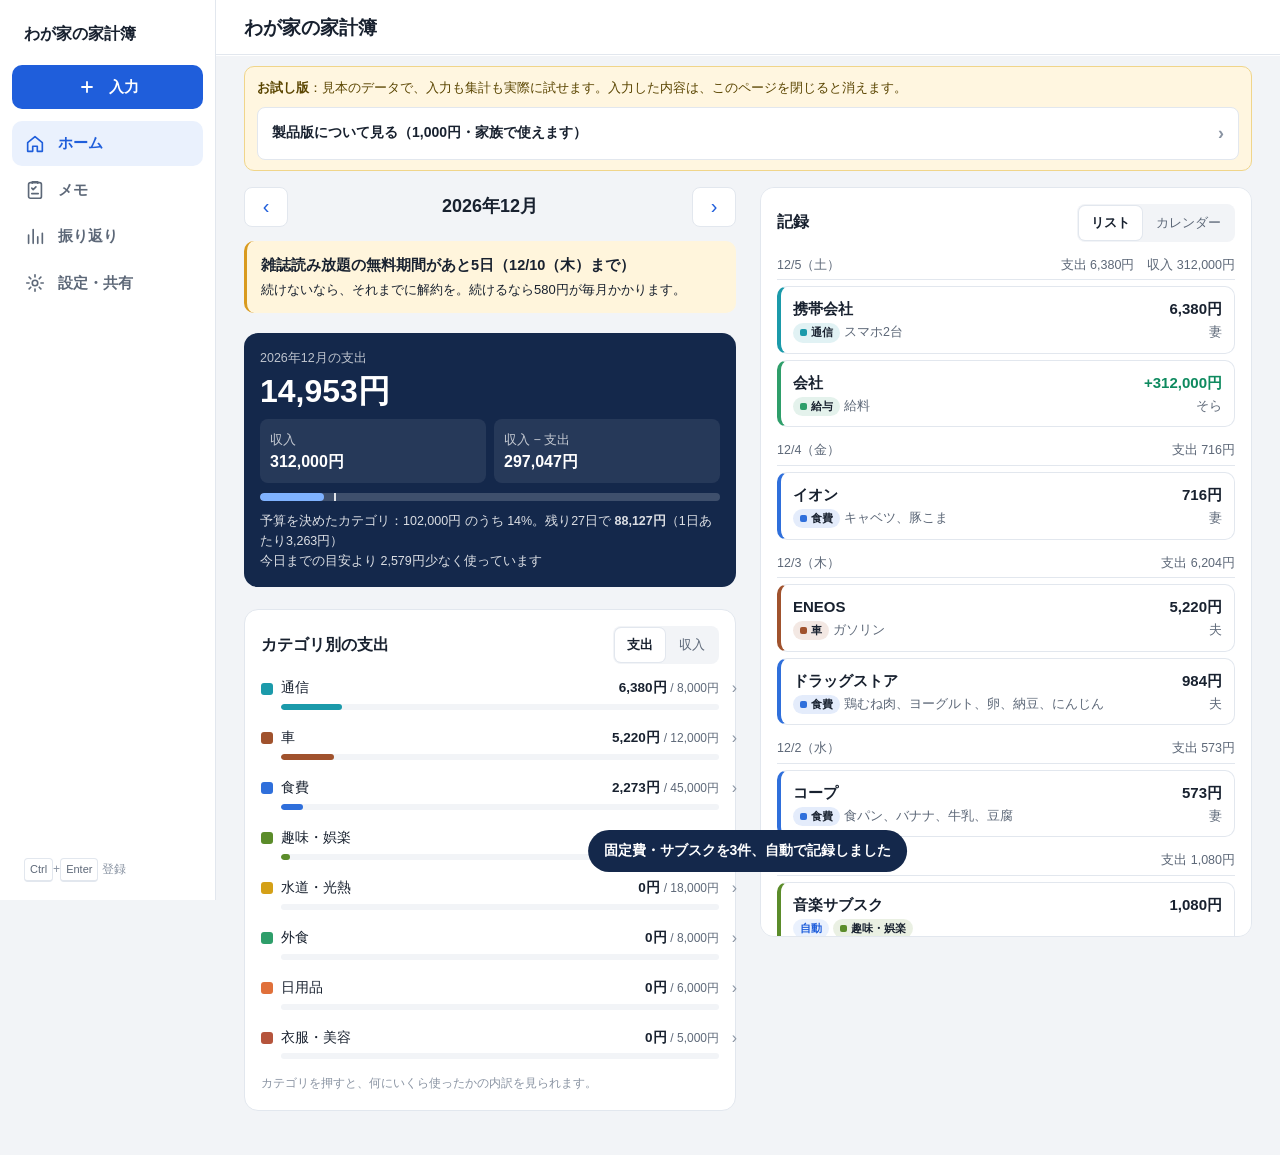
<file: kakeibo-demo.html>
<!DOCTYPE html>
<!-- © そらのツール箱（https://mizbas.github.io/sora-tools/）。無断での転載・配布はできません。 -->
<html lang="ja" data-app="kakeibo">
<head>
<meta charset="utf-8">
<meta name="viewport" content="width=device-width, initial-scale=1, viewport-fit=cover">
<meta name="theme-color" content="#FFFFFF">
<title>わが家の家計簿（無料お試し版）｜夫婦で共有できるレシート家計簿アプリ</title>
<meta name="description" content="レシートのまま品目ごとに入力できて、夫婦のスマホとPCで同じ家計簿を使える家計簿アプリの無料お試し版。登録不要・広告なし。カレンダー表示、底値帳、予算の残りもそのまま試せます。">
<link rel="icon" href="kakeibo-192.png">
<link rel="apple-touch-icon" href="kakeibo-180.png">
<meta name="apple-mobile-web-app-title" content="家計簿">
<meta name="apple-mobile-web-app-status-bar-style" content="default">
<link rel="stylesheet" href="app.css">
<script src="app.js"></script>
<style>
/* アプリの上のバー（リンクではなくボタン） */
header.appbar{display:flex;align-items:center;gap:8px;min-height:44px;padding-top:calc(env(safe-area-inset-top) + 6px);padding-bottom:6px}
header.appbar b{flex:1;min-width:0;font-size:17px;overflow:hidden;text-overflow:ellipsis;white-space:nowrap}
.abb{flex:none;width:38px;height:38px;border-radius:50%;border:0;background:var(--primary-soft);color:var(--primary);display:grid;place-items:center;cursor:pointer;padding:0;-webkit-tap-highlight-color:transparent}
.abb:active{filter:brightness(.92)}
.abb svg{width:20px;height:20px}
.abb[hidden]{display:none}
.absync{flex:none;font:inherit;font-size:12px;font-weight:600;border:1px solid var(--line);background:#fff;color:var(--sub);border-radius:999px;padding:5px 10px;cursor:pointer;white-space:nowrap;-webkit-tap-highlight-color:transparent}
.absync.ok::before,.absync.warn::before{content:"";display:inline-block;width:7px;height:7px;border-radius:50%;margin-right:5px;vertical-align:1px;background:var(--pos)}
.absync.warn{color:#9A5B00;border-color:#F0D9A8;background:#FFF8E8}.absync.warn::before{background:#E0A100}
.absync[hidden]{display:none}
.backb{display:none !important}
/* Googleのファイル選択画面は、いつも画面の上に出す */
.picker-dialog-bg{position:fixed !important;inset:0 !important;width:auto !important;height:auto !important}
.picker-dialog{position:fixed !important;top:calc(env(safe-area-inset-top) + 8px) !important;left:50% !important;transform:translateX(-50%);max-width:calc(100vw - 8px) !important}
#v-memo>h1,#v-report>h1,#v-set>h1,#inTitle{display:none}
.linkb{font:inherit;font-size:14px;font-weight:600;border:1px solid var(--line);background:#fff;color:var(--ink);border-radius:var(--r-sm);padding:10px 14px;cursor:pointer;width:100%;text-align:left;display:flex;justify-content:space-between;align-items:center;margin-top:8px}
.linkb::after{content:"›";color:var(--faint);font-size:18px}
body{padding-bottom:calc(78px + env(safe-area-inset-bottom))}
.view{display:none}.view.on{display:block}
h1{margin:16px 0 4px}
.mnav{display:flex;align-items:center;justify-content:space-between;margin:12px 0 4px}
.mnav b{font-size:18px;font-variant-numeric:tabular-nums}
.mnav button{font:inherit;font-size:20px;width:44px;height:40px;border:1px solid var(--line);border-radius:var(--r-sm);background:#fff;color:var(--primary);cursor:pointer}
.mnav button:disabled{opacity:.35}
.sum{background:var(--navy);color:#fff;border-radius:var(--r-lg);padding:16px;margin:10px 0}
.sum .k{font-size:12.5px;color:rgba(255,255,255,.72)}
.sum .big{font-size:32px;font-weight:700;font-variant-numeric:tabular-nums;line-height:1.25;margin:2px 0 8px}
.sum .grid{display:grid;grid-template-columns:1fr 1fr;gap:8px;font-variant-numeric:tabular-nums}
.sum .grid div{background:rgba(255,255,255,.08);border-radius:var(--r-sm);padding:8px 10px}
.sum .grid b{display:block;font-size:16px}
.sum .pace{font-size:12.5px;color:rgba(255,255,255,.85);margin-top:10px;line-height:1.6}
.meter{height:8px;background:rgba(255,255,255,.18);border-radius:4px;overflow:hidden;margin-top:10px;position:relative}
.meter i{display:block;height:100%;background:#7FB2FF;border-radius:4px}
.meter.over i{background:#FF8A80}
.meter u{position:absolute;top:-3px;bottom:-3px;width:2px;background:#fff;opacity:.85}
.cbar{display:grid;grid-template-columns:12px 1fr auto;column-gap:8px;row-gap:0;align-items:center;margin:10px 0;font-size:13.5px;font-variant-numeric:tabular-nums}
.cbar .dot{width:12px;height:12px;border-radius:3px}
.cbar .t{height:6px;background:var(--fill);border-radius:3px;overflow:hidden;margin-top:5px;grid-column:2/4}
.cbar .t i{display:block;height:100%;border-radius:3px}
.cbar .b{color:var(--sub);font-size:12px}
.cbar .b.over{color:var(--neg);font-weight:700}
.day{margin:14px 0 4px;display:flex;justify-content:space-between;font-size:12.5px;color:var(--sub);font-variant-numeric:tabular-nums;border-bottom:1px solid var(--line);padding-bottom:4px}
.rc{display:block;width:100%;text-align:left;font:inherit;border:1px solid var(--line);border-radius:var(--r-md);background:#fff;padding:10px 12px;margin:6px 0;cursor:pointer;color:var(--ink)}
.rc .top{display:flex;justify-content:space-between;gap:10px;align-items:baseline}
.rc .nm{font-weight:700;flex:1;min-width:0;overflow:hidden;text-overflow:ellipsis;white-space:nowrap}
.rc .amt{flex:none;width:auto;font-weight:700;font-variant-numeric:tabular-nums;white-space:nowrap}
.rc .amt.inc{color:var(--pos)}
.rv{background:#fff;border:1px solid var(--line);border-radius:var(--r-lg);padding:16px;margin:12px 0}
.rv .d{font-size:13px;color:var(--sub)}
.rv .tt{display:flex;justify-content:space-between;align-items:baseline;gap:10px;margin:2px 0 10px}
.rv .tt b{font-size:28px;font-variant-numeric:tabular-nums}
.rv .shopb{font:inherit;font-size:16px;font-weight:700;border:1px solid var(--line);background:var(--fill);color:var(--ink);border-radius:999px;padding:5px 12px;cursor:pointer}
.rv .shopb::after{content:" ›";color:var(--faint)}
.rv table{width:100%;border-collapse:collapse;font-size:14px}
.rv td{padding:7px 0;border-top:1px solid var(--line);vertical-align:top}
.rv td:last-child{text-align:right;font-variant-numeric:tabular-nums;white-space:nowrap;font-weight:600}
.rv td small{display:block;color:var(--sub);font-size:12px;font-weight:400}
.rv .meta{font-size:13px;color:var(--sub);margin-top:10px}
.toast.undo{pointer-events:auto;display:flex;gap:12px;align-items:center}
.toast.undo button{font:inherit;font-weight:700;color:#9CC3FF;background:none;border:0;padding:0;cursor:pointer}
.rr{border:1px solid var(--line);border-radius:var(--r-md);background:#fff;margin:6px 0;overflow:hidden;cursor:pointer;-webkit-tap-highlight-color:transparent}
.rr:active{background:var(--primary-soft)}
.rr:active .rc{background:transparent}
.rr .rc{border:0;margin:0;border-radius:0}
.rr ul{list-style:none;margin:0;padding:2px 12px 10px 16px;font-size:13.5px}
.rr li{display:flex;gap:8px;padding:2px 0;color:var(--ink)}
.rr li span:first-child{flex:1;min-width:0}
.rr li span:last-child{font-variant-numeric:tabular-nums;white-space:nowrap}
.rr li small{color:var(--sub)}
.mh{display:flex;justify-content:space-between;font-weight:700;margin:14px 2px 2px;font-size:14px}
td.shopl{cursor:pointer;color:var(--primary);font-weight:600}
.rc .ds{font-size:12.5px;color:var(--sub);margin-top:3px;overflow:hidden;text-overflow:ellipsis;white-space:nowrap}
.chip{display:inline-block;font-size:11px;font-weight:600;padding:1px 7px;border-radius:999px;background:var(--fill);color:var(--sub);margin-right:4px}
.empty{color:var(--sub);font-size:13.5px;line-height:1.75;padding:8px 0}
/* 入力 */
.f2{display:grid;grid-template-columns:1fr 1fr;gap:10px}
.lbl{display:block;font-size:12.5px;color:var(--sub);font-weight:600;margin:10px 0 4px}
.in{width:100%!important;text-align:left!important}
input[type=date].in,input[type=month].in{-webkit-appearance:none;appearance:none;display:block;box-sizing:border-box;min-width:0;max-width:100%;height:44px;margin:0;font:inherit;font-size:16px;line-height:24px;padding:9px 11px;border:1px solid transparent;border-radius:var(--r-sm);background:var(--fill);color:var(--ink)}
input[type=date].in::-webkit-date-and-time-value,input[type=month].in::-webkit-date-and-time-value{text-align:left;margin:0;min-height:24px}
input[type=date].in::-webkit-datetime-edit,input[type=month].in::-webkit-datetime-edit{padding:0}
.f2>*{min-width:0}
.dph{position:relative}.dph .ph{display:none;position:absolute;left:12px;top:50%;transform:translateY(-50%);color:var(--faint);font-size:16px;pointer-events:none}
.dph.empty .ph{display:block}.dph.empty input{color:transparent}.dph.empty input:focus{color:var(--ink)}.dph.empty input:focus+.ph{display:none}
input.in:not([type=checkbox]):not([type=radio]){box-sizing:border-box;height:44px}
.rows{margin-top:6px}
.row{scroll-margin-top:8px;border:1px solid var(--line);border-radius:var(--r-md);padding:10px;margin:8px 0;background:#fff}
.row .r1{display:grid;grid-template-columns:112px 1fr;gap:8px}
.row select.ct.empty{color:var(--faint)}
.row select.ct.need{box-shadow:0 0 0 2px var(--neg)}
.row select.ct{width:100%;padding-right:26px;-webkit-appearance:none;appearance:none;background-image:url("data:image/svg+xml,%3Csvg xmlns='http://www.w3.org/2000/svg' viewBox='0 0 24 24' fill='none' stroke='%235D6878' stroke-width='2' stroke-linecap='round'%3E%3Cpath d='M7 10l5 5 5-5'/%3E%3C/svg%3E");background-repeat:no-repeat;background-position:right 6px center;background-size:16px;text-overflow:ellipsis}
.row .amw{flex:1 1 auto;min-width:110px;display:flex;align-items:center;gap:3px;font-size:13px;color:var(--sub)}
.row .amw input{flex:1;min-width:0;text-align:right!important;font-weight:700}
.row .rt{width:74px!important;padding:9px 4px!important;flex:none}
.dd{position:fixed;z-index:70;background:#fff;border:1px solid var(--line);border-radius:10px;box-shadow:0 8px 24px rgba(20,40,75,.18);list-style:none;margin:0;padding:4px 0;max-height:250px;overflow:auto;display:none}
.dd.on{display:block}
.dd li{padding:11px 12px;font-size:14.5px;display:flex;justify-content:space-between;align-items:baseline;gap:8px;cursor:pointer;border-bottom:1px solid var(--fill)}
.dd li small{color:var(--sub);font-size:12px;white-space:nowrap;flex:none}
.dd li span{min-width:0;overflow:hidden;text-overflow:ellipsis;white-space:nowrap}
.dd li span b{color:var(--primary)}
.dd li.act span b{color:#fff}
.sg{list-style:none;margin:6px 0 0;padding:0;border:1px solid var(--line);border-radius:10px;background:#fff;overflow:hidden;box-shadow:0 4px 14px rgba(20,40,75,.08)}
.sg li{display:flex;justify-content:space-between;align-items:baseline;gap:8px;padding:10px 12px;font-size:15px;border-top:1px solid var(--fill);cursor:pointer;-webkit-user-select:none;user-select:none}
.sg li:first-child{border-top:0}
.sg li span{min-width:0;overflow:hidden;text-overflow:ellipsis;white-space:nowrap}
.sg li span b{color:var(--primary)}
.sg li small{color:var(--sub);font-size:12px;white-space:nowrap;flex:none}
.sg li.act,.sg li:active{background:var(--primary-soft)}
.dd li.act{background:var(--primary);color:#fff}.dd li.act small{color:#fff}
body.kb .tabbar,body.kb .foot,body.kb header,body.kb #inTools,body.kb #v-input h1{display:none}
body.kb{padding-bottom:85vh}
body.kb .row{padding:8px 10px;margin:6px 0}
body.kb .row .r2{margin-top:6px}
body.kb .row .more{padding-top:4px}
body.kb .row:not(:focus-within) .more{display:none}
body.kb .row .r2{margin-top:6px}
.row .r2{display:flex;gap:8px;margin-top:8px;align-items:center}
.row .r2 .rt{flex:none}
.row .qw{display:flex;align-items:center;gap:3px;font-size:12px;color:var(--sub);flex:none}
.row input,.row select{width:100%}
.row .qty{width:52px!important;text-align:center!important;padding:9px 4px!important}
.row .x{font:inherit;border:0;background:none;color:var(--faint);font-size:20px;line-height:1;padding:4px 2px 4px 4px;cursor:pointer;flex:none}
.row .hint{font-size:11.5px;color:var(--faint);margin-top:4px}
.btnw{width:100%;font:inherit;font-size:14px;font-weight:600;border:1px dashed #B9C7DD;border-radius:var(--r-md);padding:11px;background:#fff;color:var(--primary);cursor:pointer;margin-top:4px}
.foot{position:sticky;bottom:calc(64px + env(safe-area-inset-bottom));background:#fff;border:1px solid var(--line);border-radius:var(--r-lg);padding:10px 12px;margin:12px 0;display:flex;align-items:center;gap:12px;box-shadow:0 -4px 16px rgba(20,40,75,.08);z-index:6}
.foot .tot{flex:1;font-variant-numeric:tabular-nums}
.foot .tot small{display:block;font-size:11.5px;color:var(--sub)}
.foot .tot b{font-size:22px}
.primary{font:inherit;font-size:15px;font-weight:700;border:0;border-radius:var(--r-md);padding:12px 20px;background:var(--primary);color:#fff;cursor:pointer}
.primary:disabled{opacity:.5}
.ghostb{font:inherit;font-size:14px;font-weight:600;border:1px solid #B9C7DD;border-radius:var(--r-md);padding:10px 14px;background:#fff;color:var(--primary);cursor:pointer}
.ghostb.neg{color:var(--neg);border-color:#F0C2BE}
.wide{width:100%;margin-top:8px}
.toast{position:fixed;left:50%;bottom:calc(90px + env(safe-area-inset-bottom));transform:translateX(-50%);background:var(--navy);color:#fff;padding:10px 16px;border-radius:999px;font-size:14px;font-weight:600;z-index:80;opacity:0;transition:opacity .2s;pointer-events:none;white-space:nowrap}
.toast.on{opacity:1}
/* グラフ・表 */
.chart{width:100%;height:auto;display:block;margin-top:6px}
.chart text{font-size:10px;fill:var(--sub);font-family:var(--font)}
.legend{display:flex;gap:14px;font-size:12px;color:var(--sub);margin-top:6px}
.legend i{display:inline-block;width:10px;height:10px;border-radius:2px;margin-right:4px;vertical-align:-1px}
table.t{width:100%;border-collapse:collapse;font-size:13px;font-variant-numeric:tabular-nums;margin-top:6px}
table.t th{font-size:11.5px;color:var(--sub);font-weight:600;text-align:right;padding:6px 4px;border-bottom:1px solid var(--line)}
table.t th:first-child,table.t td:first-child{text-align:left}
table.t td{text-align:right;padding:7px 4px;border-bottom:1px solid var(--line)}
.up{color:var(--neg)}.down{color:var(--pos)}
/* 設定 */
#v-set > section.card{padding-top:4px;padding-bottom:4px}
.fhead{width:100%;font:inherit;font-size:16px;font-weight:700;color:var(--ink);background:none;border:0;padding:12px 0;display:flex;justify-content:space-between;align-items:center;gap:10px;text-align:left;cursor:pointer}
.fhead::after{content:"";flex:none;width:8px;height:8px;border-right:2px solid var(--faint);border-bottom:2px solid var(--faint);transform:rotate(45deg);margin:0 4px 4px 0;transition:transform .15s}
section.fopen>.fhead::after{transform:rotate(-135deg);margin-bottom:-4px}
section.card>.fbody{display:none;padding-bottom:12px}
section.card.fopen>.fbody{display:block}
.cli{border-bottom:1px solid var(--line);background:#fff}
.chead{-webkit-user-select:none;user-select:none;-webkit-touch-callout:none}
.cli.drag{position:relative;z-index:2;box-shadow:0 6px 18px rgba(16,24,40,.18);border-radius:var(--r-sm);transform:scale(1.02)}
.cli.drag .chead{cursor:grabbing}
#catList.sorting .cli:not(.drag){transition:transform .12s}
.chead{width:100%;font:inherit;display:grid;grid-template-columns:12px 1fr auto 14px;gap:10px;align-items:center;border:0;background:none;padding:12px 2px;cursor:pointer;color:var(--ink);text-align:left}
.chead::after{content:"›";color:var(--faint);font-size:18px;transition:transform .15s}
.cli.open .chead::after{transform:rotate(90deg)}
.chead .dot{display:inline-block;width:12px;height:12px;border-radius:3px}
.chead .cnm{font-weight:600;font-size:15px}
.chead .cuse{font-size:12.5px;color:var(--sub)}
.cedit{padding:0 2px 14px}
.cedit .lbl:first-child{margin-top:0}
.sw{display:grid;grid-template-columns:repeat(9,1fr);gap:6px}
.sw button{aspect-ratio:1;border-radius:50%;border:2px solid #fff;box-shadow:0 0 0 1px var(--line);cursor:pointer;padding:0}
.sw button.on{box-shadow:0 0 0 2px var(--ink)}
.bud.stx{grid-template-columns:1fr 130px}
.chk{display:flex;align-items:center;gap:8px;font-size:13.5px;color:var(--sub);margin:8px 0 2px;cursor:pointer}
.chk input{width:18px;height:18px;margin:0}
.yt{font-size:13.5px;color:var(--sub)}.yt b{color:var(--ink)}
.avgbar{display:flex;flex-direction:column;gap:8px;font-size:12.5px;color:var(--sub);margin:0 0 8px}
.avgb{display:block;font:inherit;font-size:11.5px;font-weight:600;border:0;background:var(--primary-soft);color:var(--primary);border-radius:999px;padding:2px 8px;margin-top:3px;cursor:pointer}
.li{display:grid;grid-template-columns:auto 1fr auto;gap:8px;align-items:center;padding:8px 0;border-bottom:1px solid var(--line)}
.li:last-child{border-bottom:0}
.li input[type=color]{width:30px;height:30px;border:0;padding:0;background:none;border-radius:6px}
.li .ops{display:flex;gap:4px}
.li .ops button{font:inherit;font-size:13px;border:1px solid var(--line);border-radius:6px;background:#fff;padding:5px 8px;color:var(--sub);cursor:pointer}
.li .ops button.del{color:var(--neg)}
.bud{display:grid;grid-template-columns:12px 1fr 130px;gap:10px;align-items:center;padding:6px 0;border-bottom:1px solid var(--line);font-size:14px}
.bud input{width:100%}
.bud .dot{width:12px;height:12px;border-radius:3px}
.goal{border:1px solid var(--line);border-radius:var(--r-md);padding:12px;margin:8px 0}
.goal .top{display:flex;justify-content:space-between;font-weight:700}
.goal .tr{height:8px;background:var(--fill);border-radius:4px;overflow:hidden;margin:8px 0 4px}
.goal .tr i{display:block;height:100%;background:var(--pos)}
.goal .ds{font-size:12.5px;color:var(--sub);font-variant-numeric:tabular-nums}
.goal .act{display:grid;grid-template-columns:1fr auto auto;gap:6px;margin-top:8px}
textarea.io{width:100%;min-height:90px;font:12px/1.5 ui-monospace,monospace;border:1px solid var(--line);border-radius:var(--r-sm);padding:8px;margin-top:8px}
.prev{max-height:420px;overflow:auto;border:1px solid var(--line);border-radius:var(--r-sm);margin-top:8px}
.prev table.t td,.prev table.t th{padding:6px}
.prev select{width:110px;font-size:13px;padding:5px}
.prev tr.dup td{color:var(--faint)}
.sub2{display:flex;gap:8px;flex-wrap:wrap}
/* タブバー */
.tabbar{position:fixed;left:0;right:0;bottom:0;z-index:30;background:rgba(255,255,255,.97);border-top:1px solid var(--line);display:flex;justify-content:center;padding:4px 0 calc(4px + env(safe-area-inset-bottom));-webkit-backdrop-filter:blur(10px);backdrop-filter:blur(10px)}
.tabbar>div:not(.kbd){display:flex;max-width:600px;width:100%}
.tabbar button{flex:1;font:inherit;font-size:11px;font-weight:600;border:0;background:none;color:var(--faint);display:flex;flex-direction:column;align-items:center;gap:2px;padding:6px 0;cursor:pointer}
.tabbar button svg{width:24px;height:24px}
.tabbar button.on{color:var(--primary)}
.tabbar button.add svg{background:var(--primary);color:#fff;border-radius:50%;padding:3px;width:28px;height:28px;margin-top:-2px}
.tabbar button.add.on{color:var(--primary)}
.seg.full{display:flex}.seg.full button{flex:1}
.fx{display:grid;grid-template-columns:1fr auto;gap:2px 10px;padding:10px 0;border-bottom:1px solid var(--line);cursor:pointer;text-align:left;width:100%;background:none;border-left:0;border-right:0;border-top:0;font:inherit;color:var(--ink)}
.fx b{font-size:15px}.fx .a{font-weight:700;text-align:right;font-variant-numeric:tabular-nums}
.fx .d{font-size:12.5px;color:var(--sub);grid-column:1/3}
.fx.off{opacity:.55}
.fxf{border:1px solid var(--line);border-radius:var(--r-md);padding:12px;margin:10px 0;background:var(--fill)}
.fxf .in,.fxf select{background:#fff}
.chip.auto{background:var(--primary-soft);color:var(--primary)}
.chip.cc{color:var(--ink);display:inline-flex;align-items:center;gap:4px}
.chip.cc i{width:7px;height:7px;border-radius:2px;display:inline-block;flex:none}
.backb{font:inherit;font-size:15px;font-weight:700;color:var(--primary);background:none;border:0;padding:12px 0 0;cursor:pointer}
.backb+h1{margin-top:4px}
.cdt{display:flex;align-items:center;gap:10px}.cdt .dot{width:16px;height:16px;border-radius:4px;display:inline-block}
.mem{margin:10px 0 6px;padding:10px 12px;border-radius:var(--r-sm);background:var(--fill)}.mem .mh{font-weight:700;font-size:14px;margin-bottom:4px}
.mem .mr{display:flex;flex-direction:column;padding:5px 0;border-top:1px solid var(--line,#e5e8ee);font-size:13.5px}.mem .mr:first-of-type{border-top:0}.mem .mr span{color:var(--sub)}.mem .mr.wait b{color:var(--sub)}.mem .mt{display:flex;justify-content:space-between;align-items:center;gap:8px}.mem .mt small{font-weight:400;color:var(--sub);margin-left:4px}.memdel{border:0;background:none;color:#c0392b;font:inherit;font-size:13px;padding:4px 0;cursor:pointer;white-space:nowrap}
.cth{display:flex;justify-content:space-between;align-items:center;gap:10px;margin-bottom:6px}.cth h2{margin:0}
.cbar[data-cat]{cursor:pointer;border-radius:8px;margin-left:-6px;margin-right:-6px;padding:4px 6px;position:relative}
.cbar[data-cat]:hover,.cbar[data-cat]:focus-visible{background:var(--fill)}
.cbar[data-cat]::after{content:"›";position:absolute;right:-12px;top:2px;color:var(--faint);font-size:16px}
.demo{background:#FFF6E0;border:1px solid #F0D58A;border-radius:var(--r-md);padding:10px 12px;margin:10px 0 4px;font-size:13px;line-height:1.7;color:#5A4500}
.demo a{display:inline-block;margin-left:4px;color:var(--primary);font-weight:700}
body.kb .demo{display:none}
.row .more{font:inherit;font-size:12px;font-weight:600;border:0;background:none;color:var(--primary);padding:6px 2px 0;cursor:pointer;display:block}
.row .r3{display:grid;grid-template-columns:1fr 1fr 70px;gap:8px;margin-top:8px;align-items:end}
.row .r3 label{font-size:11.5px;color:var(--sub);display:block;margin-bottom:3px}
.row .r3 input,.row .r3 select{width:100%!important}
.row .upv{font-size:12px;color:var(--pos);margin-top:5px;font-weight:600}
.tools{display:flex;gap:8px;justify-content:flex-end;flex-wrap:wrap;margin:10px 0 8px}
.tools button{font:inherit;font-size:12.5px;font-weight:600;border:1px solid var(--line);border-radius:999px;background:#fff;color:var(--sub);padding:5px 12px;cursor:pointer}
.drafts{border:1px solid var(--line);border-radius:var(--r-md);padding:4px 10px;margin:4px 0 10px;background:var(--fill)}
.drafts .li{grid-template-columns:1fr auto}
.mi{display:grid;grid-template-columns:28px 1fr auto auto;gap:8px;align-items:center;padding:10px 0;border-bottom:1px solid var(--line)}
.mi input[type=checkbox]{width:22px;height:22px;accent-color:var(--primary)}
.mi .tx{font-size:15px;overflow-wrap:anywhere}
.mi.done .tx{color:var(--faint);text-decoration:line-through}
.mi .by{font-size:11px;color:var(--faint)}
.mi .x{font:inherit;border:0;background:none;color:var(--faint);font-size:20px;cursor:pointer;padding:2px 4px}
.madd{display:grid;grid-template-columns:1fr auto;gap:8px}
.best{background:var(--pos-soft);border-radius:var(--r-md);padding:12px;margin:8px 0;font-variant-numeric:tabular-nums}
.best b{font-size:20px}
.chips{display:flex;flex-wrap:wrap;gap:6px;margin-top:6px}
.chips button{font:inherit;font-size:13px;border:1px solid var(--line);border-radius:999px;background:#fff;padding:5px 11px;cursor:pointer;color:var(--ink)}
tr.cheap td{background:var(--pos-soft);font-weight:700}
.fold{border-top:1px solid var(--line);margin-top:10px}
@media print{.tabbar,.foot{display:none}}
/* ---- PC（広い画面）：左にメニュー、中身を広く ---- */
.tabbar>.kbd{display:none}
@media (min-width:900px){
  body{padding:0 0 32px 216px}
  .wrap{max-width:1120px;padding:0 28px}
  header.appbar{margin:0 -28px;padding-left:28px;padding-right:28px;min-height:56px;border-bottom-color:transparent;box-shadow:0 0 0 100vmax rgba(255,255,255,.94);clip-path:inset(0 -100vmax)}
  header.appbar::after{content:"";position:absolute;left:-100vmax;right:-100vmax;bottom:0;height:1px;background:var(--line)}
  header.appbar b{font-size:19px}
  .tabbar{top:0;bottom:0;right:auto;width:216px;border-top:0;border-right:1px solid var(--line);display:block;padding:18px 12px;background:#fff}
  .tabbar::before{content:"わが家の家計簿";display:block;font-weight:700;font-size:16px;color:var(--ink);padding:4px 12px 18px}
  .tabbar>div:not(.kbd){display:flex;flex-direction:column;gap:2px;max-width:none}
  .tabbar button{flex:none;flex-direction:row;gap:12px;font-size:14.5px;padding:11px 12px;border-radius:10px;color:var(--sub);justify-content:flex-start}
  .tabbar button:hover{background:var(--fill)}
  .tabbar button.on{background:var(--primary-soft);color:var(--primary)}
  .tabbar button svg{width:22px;height:22px}
  .tabbar button.add{order:-1;background:var(--primary);color:#fff;margin-bottom:10px;justify-content:center}
  .tabbar button.add:hover,.tabbar button.add.on{background:var(--primary);color:#fff;filter:brightness(1.07)}
  .tabbar button.add svg{background:none;padding:0;width:20px;height:20px;margin:0}
  .tabbar>.kbd{display:block;max-width:none;width:auto;position:absolute;left:24px;right:24px;bottom:18px;font-size:12px;color:var(--faint);line-height:1.9}
  .kbd kbd{display:inline-block;width:auto;height:auto;font:inherit;font-size:11px;border:1px solid var(--line);border-bottom-width:2px;border-radius:4px;padding:0 5px;color:var(--sub);background:#fff}
  .view.on{max-width:760px}
  #v-home.on{max-width:none;display:grid;grid-template-columns:minmax(0,1fr) minmax(0,1fr);column-gap:24px;align-items:start}
  #v-home>*{grid-column:1}
  #v-home>#recCard{grid-column:2;grid-row:1 / span 8;margin-top:12px;position:sticky;top:68px;max-height:calc(100vh - 150px);overflow:auto}
  .foot{bottom:16px}
  .toast{left:calc(50% + 108px);bottom:28px}
  .rc:hover,.rr:hover{border-color:#B9C7DD}
  .cbar[data-cat]:hover{background:var(--fill)}
}
/* カレンダー表示 */
.rchd{display:flex;justify-content:space-between;align-items:center;gap:8px}.rchd h2{margin:0}
.cal{display:grid;grid-template-columns:repeat(7,minmax(0,1fr));gap:3px;margin-top:10px}
.cal .w{font-size:11px;text-align:center;color:var(--sub);padding:2px 0 4px}.cal .w.su,.cal .su .d{color:#C2410C}.cal .w.sa,.cal .sa .d{color:#1D4ED8}
.cal button{font:inherit;border:1px solid transparent;border-radius:8px;min-height:50px;padding:4px 1px 3px;display:flex;flex-direction:column;align-items:center;gap:2px;cursor:pointer;color:var(--ink);background:var(--fill);-webkit-tap-highlight-color:transparent}
.cal button .d{font-size:12.5px;font-weight:600;line-height:1.2}
.cal button .e{font-size:10.5px;font-variant-numeric:tabular-nums;letter-spacing:-.02em;line-height:1.2;white-space:nowrap}
.cal button .i{font-size:10px;color:var(--pos);line-height:1.1;white-space:nowrap}
.cal button.td .d{background:var(--primary);color:#fff;border-radius:999px;padding:0 6px}
.cal button.sel{border-color:var(--primary);box-shadow:0 0 0 1px var(--primary)}
.cal button.fu{opacity:.45}
.calday{margin-top:12px}
/* まとめて直す */
.bkbar{position:sticky;bottom:calc(72px + env(safe-area-inset-bottom));z-index:5;background:#fff;border:1px solid var(--line);border-radius:var(--r-md);padding:10px;margin:8px 0;box-shadow:0 6px 18px rgba(16,24,40,.12)}
.bkbar .r{display:flex;gap:6px;align-items:center;flex-wrap:wrap}.bkbar .r+.r{margin-top:8px}.bkbar select{flex:1;min-width:120px}
label.rc.bk{display:flex;gap:10px;align-items:center}label.rc.bk>input{width:20px;height:20px;flex:none;margin:0;accent-color:var(--primary)}label.rc.bk>div{flex:1;min-width:0}
label.rc.bk.on{background:var(--primary-soft);border-color:#B9C7DD}
@media (min-width:900px){.bkbar{bottom:12px}}
</style>
</head>
<body>
<div class="wrap">
  <header class="appbar no-print"><button type="button" class="abb" id="abBack" aria-label="戻る" hidden><svg viewBox="0 0 24 24" fill="none" stroke="currentColor" stroke-width="2.4" stroke-linecap="round" stroke-linejoin="round"><path d="M15 5l-7 7 7 7"/></svg></button><b id="abTitle">わが家の家計簿</b><button type="button" class="absync" id="abSync" hidden></button></header>

  <!-- ホーム -->
  <section class="view on" id="v-home">
    <div class="mnav"><button type="button" data-m="-1" aria-label="前の月">‹</button><b id="mLabel"></b><button type="button" data-m="1" aria-label="次の月">›</button></div>
    <div id="syncBar"></div>
    <div id="joinBar"></div>
    <div id="fxAlert"></div>
    <div class="sum" id="sum"></div>
    <section class="card" id="catCard"><div class="cth"><h2 id="catTyL">カテゴリ別の支出</h2><div class="seg" id="catTy"><button type="button" data-t="expense">支出</button><button type="button" data-t="income">収入</button></div></div><div id="cats"></div></section>
    <section class="card" id="recCard"><div class="rchd"><h2>記録</h2><div class="seg" id="hMode"><button type="button" data-hm="list">リスト</button><button type="button" data-hm="cal">カレンダー</button></div></div><div id="dayList"></div></section>
  </section>

  <!-- カテゴリの内訳 -->
  <section class="view" id="v-cat">
    <button type="button" class="backb" id="catBack">‹ 戻る</button>
    <h1 id="cdTitle" class="cdt"></h1>
    <div class="mnav"><button type="button" data-m="-1" aria-label="前の月">‹</button><b id="cdMonth"></b><button type="button" data-m="1" aria-label="次の月">›</button></div>
    <div id="cd"></div>
  </section>

  <section class="view" id="v-rcpt">
    <button type="button" class="backb" id="rcBack">‹ 戻る</button>
    <div id="rcBody"></div>
  </section>

  <section class="view" id="v-shop">
    <button type="button" class="backb" id="shopBack">‹ 戻る</button>
    <h1 id="spTitle" class="cdt"></h1>
    <div id="sp"></div>
  </section>

  <!-- 入力 -->
  <section class="view" id="v-input">
    <button type="button" class="backb" id="inBack" style="display:none">‹ 戻る</button>
    <h1 id="inTitle">入力</h1>
    <div class="tools" id="inTools"><button type="button" id="modeBtn" title="Enterを押したときに進む順番">入れ方：1品ずつ</button><button type="button" id="draftSave">一時保存</button><button type="button" id="draftOpen">復元</button></div>
    <div id="draftBox"></div>
    <section class="card">
      <div class="seg full" id="inType"><button type="button" data-t="expense" class="on">支出</button><button type="button" data-t="income">収入</button></div>
      <div class="f2">
        <div><label class="lbl" for="inDate">日付</label><input type="date" id="inDate" class="in"></div>
        <div id="shopBox"><label class="lbl" for="inShop">お店</label><input type="text" id="inShop" class="in" placeholder="例：スーパー" autocomplete="off" enterkeyhint="next"></div>
      </div>
      <div id="taxBox"><label class="lbl">金額の入れ方</label><div class="seg full" id="inTax"><button type="button" data-x="incl" class="on">税込</button><button type="button" data-x="8">税抜 8%</button><button type="button" data-x="10">税抜 10%</button></div></div>
      <div class="rows" id="rows"></div>
      <button type="button" class="btnw" id="addRow">＋ 品目を追加</button>
      <label class="lbl" for="inMemo">メモ（なくても大丈夫）</label><input type="text" id="inMemo" class="in" placeholder="例：誕生日のケーキ" autocomplete="off">
    </section>
    <div class="foot"><div class="tot"><small id="totNote">合計</small><b id="tot">0円</b></div><button type="button" class="primary" id="saveBtn">登録する</button></div>
    <div id="editOps" style="display:none"><button type="button" class="ghostb wide" id="cancelEdit">編集をやめる</button><button type="button" class="ghostb neg wide" id="delRc">このレシートを削除する</button></div>
  </section>

  <!-- 買い物メモ -->
  <section class="view" id="v-memo">
    <h1>買い物メモ</h1>
    <p class="lead" style="margin-bottom:8px">買うものをメモしておくと、家族のスマホにも同期されます。買ったものにチェックを入れて「入力へ送る」を押すと、そのまま家計簿の品目になります。</p>
    <section class="card">
      <div class="madd"><input type="text" id="mText" class="in" placeholder="例：牛乳" autocomplete="off" enterkeyhint="done"><button type="button" class="primary" id="mAdd" style="padding:10px 16px">追加</button></div>
      <div id="mList"></div>
      <div class="sub2" style="margin-top:10px"><button type="button" class="primary" id="mToInput" style="flex:1">チェックしたものを入力へ送る</button><button type="button" class="ghostb" id="mClear">チェックしたものを消す</button></div>
    </section>
  </section>

  <!-- 振り返り -->
  <section class="view" id="v-report">
    <h1>振り返り</h1>
    <div class="seg full" id="rpTab" style="margin:8px 0"><button type="button" data-r="trend" class="on">推移</button><button type="button" data-r="yoy">前年比</button><button type="button" data-r="shop">お店</button><button type="button" data-r="price">底値</button><button type="button" data-r="search">検索</button></div>
    <div id="rp"></div>
  </section>

  <!-- 設定 -->
  <section class="view" id="v-set">
    <h1>設定・共有</h1>
    <section class="card"><h2>Googleドライブに保存（バックアップ・家族と共有）</h2>
      <p class="note" style="margin:0 0 6px">あなたのGoogleドライブに家計簿のファイルを1つ作って保存します。1人で使う場合も、スマホの故障や機種変更、ブラウザのデータ削除で記録が消えなくなります。家族を招待すれば、同じ家計簿を一緒に使えます。データはあなた（と家族）のドライブの間だけでやり取りされ、運営者には送られません。</p>
      <div class="field" style="border-top:0"><label for="byName">この端末で入力する人<small>記録に「誰が入力したか」が付きます</small></label><input type="text" id="byName" placeholder="例：そら" maxlength="10"></div>
      <div id="drive"></div>
    </section>
    <section class="card" id="fxCard"><h2>固定費・サブスク（自動で記録）</h2>
      <p class="note" style="margin:0 0 6px">家賃・スマホ代・保険・サブスクなど、毎月・毎年決まった日に払うものを登録しておくと、請求日が来た分を、アプリを開いたときに自動で家計簿に記録します。家族と同期していても二重には入りません。</p>
      <div id="fxSum"></div><div id="fxList"></div><div id="fxForm"></div>
      <button type="button" class="ghostb wide" id="fxAdd">＋ 固定費・サブスクを追加</button>
      <button type="button" class="ghostb wide" id="fxImport" style="display:none">「サブスク管理」のデータを読み込む</button>
    </section>
    <section class="card"><h2>月の予算</h2><p class="note" style="margin:0 0 4px">カテゴリごとに1か月の予算を入れると、ホームで使いすぎがわかります。0なら予算なし。</p><div id="budAvgBar"></div><div id="budgets"></div><p class="note" id="budTotal"></p></section>
    <section class="card"><h2>貯金の目標</h2><div id="goals"></div>
      <div class="f2"><div><label class="lbl" for="gName">目標の名前</label><input type="text" id="gName" class="in" placeholder="例：旅行"></div><div><label class="lbl" for="gTarget">目標金額</label><input type="number" id="gTarget" class="in" inputmode="numeric" step="1000" min="0" data-nomoney placeholder="300000"></div></div>
      <label class="lbl" for="gDead">いつまでに（なくても大丈夫）</label><input type="month" id="gDead" class="in">
      <button type="button" class="ghostb wide" id="gAdd">目標を追加</button>
    </section>
    <section class="card"><h2>銀行・カードの明細を取り込む</h2>
      <p class="note" style="margin:0 0 6px">ネットバンクやクレジットカードのサイトでダウンロードした明細（CSV）を読み込めます。取り込み済みのものは自動で外します。</p>
      <input type="file" id="csvFile" accept=".csv,text/csv,text/plain" style="font-size:14px;margin-top:4px">
      <details><summary>文字を貼り付けて取り込む</summary><textarea class="io" id="csvText" placeholder="日付,内容,金額 の形の文字を貼り付け"></textarea><button type="button" class="ghostb wide" id="csvRead">読み込む</button></details>
      <div id="csvPrev"></div>
      <details class="fold"><summary>自動で分けるルール</summary><p class="note" style="margin:4px 0">明細の内容にこの言葉が入っていたら、このカテゴリにします。取り込みのときにカテゴリを直すと自動で増えます。</p><div id="rules"></div>
        <div class="f2" style="margin-top:6px"><input type="text" id="rKw" class="in" placeholder="例：ENEOS"><select id="rCat" class="in"></select></div><button type="button" class="ghostb wide" id="rAdd">ルールを追加</button></details>
    </section>
    <section class="card"><h2>品名の読み（ひらがなで探すため）</h2><p class="note" style="margin:0 0 6px">漢字の品名を入力したとき、変換する前のひらがなを読みとして自動で覚えます（例：「ぎゅう」で「牛乳」が出ます）。ここで直したり、まだ読みがない品名に付けたりできます。</p><div id="yomiTools"></div><input type="text" class="in" id="yomiQ" placeholder="品名で絞りこむ（例：牛）" autocomplete="off" style="margin-top:8px"><label class="chk"><input type="checkbox" id="yomiMiss"> 読みがないものだけ</label><div id="yomiList"></div></section>
    <section class="card"><h2>お店ごとの税込・税抜</h2><p class="note" style="margin:0 0 4px">入力でお店を選んだときの「金額の入れ方」です。登録すると、そのときの入れ方がそのお店の設定になります（初めてのお店も）。ここで変えることもできます。</p><div id="shopTaxList"></div></section>
    <section class="card"><h2>カテゴリ</h2><div class="seg full" id="cType" style="margin-bottom:6px"><button type="button" data-t="expense" class="on">支出</button><button type="button" data-t="income">収入</button></div><p class="note" style="margin:0 0 4px">長押しして上下に動かすと、並び順を変えられます。名前を書き換えると、過去の記録も変わります。ほかのカテゴリと同じ名前にすると、1つにまとまります。</p><div id="catList"></div>
      <div class="f2" style="margin-top:8px"><input type="text" id="cName" class="in" placeholder="新しいカテゴリ"><button type="button" class="ghostb" id="cAdd">追加</button></div></section>
    <section class="card"><h2>バックアップ</h2>
      <div class="sub2"><button type="button" class="ghostb" id="expBtn">データを書き出す</button><button type="button" class="ghostb" id="impBtn">書き出したデータを読み込む</button><button type="button" class="ghostb" id="csvOut">表計算用（CSV）で保存</button></div>
      <div id="ioBox"></div>
      <details class="fold"><summary>この端末のデータを消す</summary><p class="note">この端末の家計簿を空にします。Googleドライブのファイルと、家族の端末のデータは消えません。</p><button type="button" class="ghostb neg wide" id="wipe">この端末のデータを消す</button></details>
    </section>
    <section class="card faq"><h2>使い方とよくある質問</h2>
      <details><summary>レシートの入力のしかた</summary><div class="a">「入力」でお店と日付を選び、品目ごとに品名・カテゴリ・金額を入れます。1回の買い物でカテゴリが分かれるとき（食費と日用品など）も1枚のレシートにまとめて登録できます。合計だけでよければ、品目は1行で大丈夫です。</div></details>
      <details><summary>税抜の値段で入れたい</summary><div class="a">「税抜 8%」「税抜 10%」を選ぶと、レシートと同じく税率ごとに合計してから消費税（1円未満切り捨て）を足します。食費は自動で8%になります。ほかのカテゴリも「設定・共有」のカテゴリで税率を決めておくと、カテゴリを選んだときに自動で切り替わります。行ごとに変えることもできます。</div></details>
      <details><summary>キーボードで速く入れたい</summary><div class="a">はじめは「品名をまとめて」入れる順になっています。品名を入れてEnter（キーボードの「次へ」）を押すと次の行の品名へ進み、品名が空のままEnterを押すと1行目の金額へ移ります。金額も同じように下へ進み、最後の金額でEnterを押すとキーボードが閉じて合計が見えます。入力画面の右上の「入れ方」を「1品ずつ」にすると、品名→個数→金額の順に1行ずつ進みます。カテゴリは前に買ったものなら自動で入り、変えるときは左の欄を押して選びます。候補が出ているときは、↓↑キー（パソコンはTabでも）で選んでEnterで決まります。</div></details>
      <details><summary>前に買ったものを早く入れたい</summary><div class="a">品名を入れ始めると、前に入れた品名が候補に出ます。選ぶと前回のカテゴリが自動で入ります（値段はその日の値段を入れてください。候補の横に前回の値段が出ます）。お店の名前もよく行く順に候補に出ます。</div></details>
      <details><summary>家族で同じ家計簿を使うには</summary><div class="a">1人目が「設定・共有」で「共有ファイルを作る」→「家族を招待」に相手のGoogleアカウントのメールアドレスを入れて「招待メールを送る」を押します。続けて「招待リンクを送る」でLINEなどにリンクを送ります。2人目はそのリンク（招待メールにも入っています）を開いて「家族の家計簿に参加する」を押し、出てきたファイルを選びます。そのあとは入力するたびに自動で同期します。開いたときは、ホームの「タップして最新にする」を押すと家族が入れた分も反映されます（そこから約1時間は、入力するたびに自動で同期します）。</div></details>
      <details><summary>同じものを2人が同時に直したら？</summary><div class="a">記録ごとに、あとから保存したほうが残ります。別々の記録を同時に入れたときは、両方とも残ります。</div></details>
      <details><summary>Googleドライブの中身を見られることはありますか？</summary><div class="a">この家計簿が使えるのは、この家計簿で作ったファイルと、あなたが選んだファイルだけです（drive.file という最小限の権限）。ほかのファイルを読んだり変更したりすることはできません。連携はGoogleアカウントの「サードパーティ製のアプリとサービス」からいつでも解除できます。<button type="button" class="linkb" data-open="privacy.html">プライバシーポリシーを見る</button></div></details>
      <details><summary>機種変更するときは</summary><div class="a">Googleドライブで同期していれば、新しいスマホで「家族が作ったファイルを選ぶ」（自分で作った場合も同じ）から同じファイルを選ぶだけです。同期していない場合は「データを書き出す」でできた文字を新しいスマホの「読み込む」に貼り付けます。</div></details>
      <details><summary>値引きや容量を入れたい</summary><div class="a">品目の下の「＋ 値引き・容量」を押すと、値引き額と容量（g・mL・個）を入れられます。容量は入れなくても大丈夫です。品名に「牛乳1L」「鶏むね600g」「卵10個入り」のように量が書いてあれば、自動で読み取って、底値帳で100mLあたり・100gあたりの値段を比べます。量がわからない品物は1点あたりの値段で比べます。</div></details>
      <details><summary>底値帳の使い方</summary><div class="a">「振り返り」→「底値」で品名を入れると、これまでに買った値段が安い順に並び、いちばん安かったお店と日付がわかります。品名に含まれる言葉で探すので、「牛乳」で「牛乳1L」や「低脂肪牛乳」もまとめて出ます。品名に量（1L、500mlなど）が入っていれば、サイズ違いも100mLあたりで比べます。漢字とひらがなはまとめられないので、品名の書き方はそろえておくと便利です。</div></details>
      <details><summary>途中まで入れたレシートをあとで続けたい</summary><div class="a">入力画面の右上の「一時保存」を押すと、入力中の内容をこの端末に5件まで取っておけます。「復元」から続きを入れられます。</div></details>
      <details><summary>家賃やサブスクを毎月入れるのが面倒</summary><div class="a">「設定・共有」の「固定費・サブスク（自動で記録）」に登録すると、請求日が来た分を、アプリを開いたときに自動で記録します。何日か開かなくても、次に開いたときにまとめて入ります（さかのぼるのは45日まで）。自動で入った記録には「自動」の印が付きます。金額が違った月は、その記録を開いて直せます。無料期間があるサブスクは「無料期間の終わり」を入れておくと、それまでは記録せず、終わりが近づくとホームでお知らせします。</div></details>
      <details><summary>ホーム画面に置きたい</summary><div class="a">iPhoneはSafariの共有ボタンから「ホーム画面に追加」、AndroidはChromeのメニューから「ホーム画面に追加」（または「アプリをインストール」）で、家計簿だけのアプリとして開けます。</div></details>
    </section>
    <section class="card no-print"><h2>そらのツール箱</h2><p class="note" style="margin:0">この家計簿を作った「そら」の、ほかのお金の計算ツールや、noteでのお知らせです。</p>
      <button type="button" class="linkb" data-open="index.html">ほかのツールを見る</button>
      <button type="button" class="linkb" data-open="https://note.com/tmsora8496">noteで更新情報を見る</button></section>
  </section>
</div>

<nav class="tabbar no-print" aria-label="家計簿のメニュー"><div class="kbd"><kbd>Ctrl</kbd>+<kbd>Enter</kbd> 登録</div><div>
  <button type="button" data-v="home" class="on"><svg viewBox="0 0 24 24" fill="none" stroke="currentColor" stroke-width="1.8" stroke-linejoin="round"><path d="M4 10.5L12 4l8 6.5V20h-5.5v-5.5h-5V20H4z"/></svg>ホーム</button>
  <button type="button" data-v="input" class="add"><svg viewBox="0 0 24 24" fill="none" stroke="currentColor" stroke-width="2.2" stroke-linecap="round"><path d="M12 6v12M6 12h12"/></svg>入力</button>
  <button type="button" data-v="memo"><svg viewBox="0 0 24 24" fill="none" stroke="currentColor" stroke-width="1.8" stroke-linecap="round" stroke-linejoin="round"><rect x="5" y="4" width="14" height="17" rx="2"/><path d="M9 4.5V3h6v1.5M8.5 10l1.5 1.5 3-3M8.5 16h7"/></svg>メモ</button>
  <button type="button" data-v="report"><svg viewBox="0 0 24 24" fill="none" stroke="currentColor" stroke-width="1.8" stroke-linecap="round"><path d="M5 20V11M10 20V5M15 20v-7M20 20V9"/></svg>振り返り</button>
  <button type="button" data-v="set"><svg viewBox="0 0 24 24" fill="none" stroke="currentColor" stroke-width="1.8" stroke-linecap="round"><circle cx="12" cy="12" r="3"/><path d="M12 3v2.5M12 18.5V21M3 12h2.5M18.5 12H21M5.6 5.6l1.8 1.8M16.6 16.6l1.8 1.8M5.6 18.4l1.8-1.8M16.6 7.4l1.8-1.8"/></svg>設定・共有</button>
</div></nav>
<div class="toast" id="toast"></div>
<ul class="dd" id="dd" role="listbox"></ul>

<script>/*! © そらのツール箱（https://mizbas.github.io/sora-tools/）。購入した方とそのご家族の利用に限ります。中身や購入コードを、ほかの人に渡したり公開したりしないでください。 */(function(k){const l=["tx","cats","budgets","goals","rules","memo","fixed","devices"],w=f=>{const h=Number(String(f??"").replace(/[,，円¥\s]/g,""));return isFinite(h)?h:0},S=f=>String(f).padStart(2,"0"),Ct=f=>f.getFullYear()+"-"+S(f.getMonth()+1)+"-"+S(f.getDate()),Kt=f=>String(f||"").slice(0,7),xt=(f,h)=>{const[p,d]=f.split("-").map(Number),r=new Date(p,d-1+h,1);return r.getFullYear()+"-"+S(r.getMonth()+1)};let ge=0;const L=f=>(f||"x")+Date.now().toString(36)+(ge++).toString(36)+Math.random().toString(36).slice(2,6),J=["#2F6FDB","#E0703A","#2E9E6A","#C2457A","#8A63D2","#D4A017","#1B9AAA","#7A8B99","#B5543C","#5B8C2A","#E25D8F","#3D4F9F","#F2A541","#0F7B6C","#A0522D","#6C9BD2","#9AA5B1","#D0607A"],be=["食費","日用品","外食","交通","住まい","水道・光熱","通信","医療","衣服・美容","趣味・娯楽","交際","教育","保険","子ども","車","税・社会保険","その他"],At=["給与","賞与","副収入","その他の収入"];function te(f){const h=f||0,p=[];return be.forEach((d,r)=>p.push(Object.assign({id:"c_e"+r,name:d,type:"expense",color:J[r%J.length],order:r,updatedAt:h},d==="食費"?{tax:"8"}:{}))),At.forEach((d,r)=>p.push({id:"c_i"+r,name:d,type:"income",color:J[(r+2)%J.length],order:100+r,updatedAt:h})),p}function P(){return{v:1,tx:[],cats:te(0),budgets:[],goals:[],rules:[],memo:[],fixed:[],devices:[]}}function V(f){const h=Object.assign(P(),f&&typeof f=="object"?f:{});return l.forEach(p=>{Array.isArray(h[p])||(h[p]=p==="cats"?te(0):[])}),h.tx=h.tx.filter(p=>p&&p.id).map(p=>Object.assign({type:"expense",amount:0,cat:"その他",item:"",shop:"",qty:1,rid:p.id,memo:"",by:""},p,{amount:Math.round(w(p.amount))})),h}const q=f=>(f||[]).filter(h=>!h.del);function W(f,h){const p=f.map(m=>({amount:Math.max(0,Math.round(w(m.amount)*Math.max(1,w(m.qty)||1))-Math.round(Math.abs(w(m.disc)))),rate:m.rate==null||m.rate===""?h==="incl"?0:Number(h):Number(m.rate)}));if(h==="incl"){const m=p.reduce((x,A)=>x+A.amount,0);return{incl:p.map(x=>x.amount),total:m,tax:{}}}const d=p.map(m=>m.amount),r={},c={};return p.forEach((m,x)=>{m.rate&&(r[m.rate]=r[m.rate]||[]).push(x)}),Object.keys(r).forEach(m=>{const x=r[m],A=x.reduce((j,T)=>j+p[T].amount,0),v=Math.floor(A*Number(m)/100);c[m]=v;let $=0;x.forEach((j,T)=>{const M=T===x.length-1?v-$:Math.floor(p[j].amount*Number(m)/100);$+=M,d[j]=p[j].amount+M})}),{incl:d,total:d.reduce((m,x)=>m+x,0),tax:c}}const tt=(f,h)=>Kt(f.date)===h;function at(f){const h={};return q(f.cats).forEach(p=>{h[p.type+":"+p.name]=p}),h}function St(f,h){const p=q(f.tx).filter(O=>tt(O,h)),d=at(f);let r=0,c=0;const m={},x={};p.forEach(O=>{O.type==="income"?(r+=O.amount,x[O.cat]=(x[O.cat]||0)+O.amount):(c+=O.amount,m[O.cat]=(m[O.cat]||0)+O.amount)});const A={};q(f.budgets).forEach(O=>{O.amount>0&&(A[O.cat]=O.amount)}),Object.keys(A).forEach(O=>{O in m||(m[O]=0)});const v=Object.keys(m).map(O=>({cat:O,amount:m[O],color:(d["expense:"+O]||{}).color||"#7A8B99",budget:A[O]||0})).sort((O,R)=>R.amount-O.amount||R.budget-O.budget),$=Object.values(A).reduce((O,R)=>O+R,0),j=Object.keys(A).reduce((O,R)=>O+(m[R]||0),0),[T,M]=h.split("-").map(Number),H=new Date(T,M,0).getDate(),F=Object.keys(x).map(O=>({cat:O,amount:x[O],color:(d["income:"+O]||{}).color||"#7A8B99",budget:0})).sort((O,R)=>R.amount-O.amount);return{ym:h,income:r,expense:c,balance:r-c,cats:v,incCats:F,budget:$,budgetUsed:j,days:H,count:p.length}}function I(f,h,p){const d=p||q(f.tx).filter(c=>tt(c,h)),r={};return d.forEach(c=>{const m=r[c.date]=r[c.date]||{},x=m[c.rid]=m[c.rid]||{rid:c.rid,date:c.date,type:c.type,shop:c.shop,by:c.by,rows:[],total:0,at:0};x.rows.push(c),x.total+=c.amount,x.at=Math.max(x.at,c.createdAt||c.updatedAt||0),!x.shop&&c.shop&&(x.shop=c.shop)}),Object.keys(r).sort().reverse().map(c=>{const m=Object.values(r[c]).sort((x,A)=>A.at-x.at);return{date:c,receipts:m,income:m.filter(x=>x.type==="income").reduce((x,A)=>x+A.total,0),expense:m.filter(x=>x.type!=="income").reduce((x,A)=>x+A.total,0)}})}function ee(f,h,p){const d=[];for(let v=p-1;v>=0;v--)d.push(xt(h,-v));const r={};d.forEach((v,$)=>{r[v]=$});const c=d.map(()=>0),m=d.map(()=>0),x={},A={};return q(f.tx).forEach(v=>{const $=r[Kt(v.date)];$!=null&&(v.type==="income"?(c[$]+=v.amount,(A[v.cat]=A[v.cat]||d.map(()=>0))[$]+=v.amount):(m[$]+=v.amount,(x[v.cat]=x[v.cat]||d.map(()=>0))[$]+=v.amount))}),{months:d,income:c,expense:m,cats:x,incCats:A}}function ve(f,h){const p=Array(12).fill(0),d=Array(12).fill(0),r=Array(12).fill(0),c=Array(12).fill(0);return q(f.tx).forEach(m=>{const x=Number(m.date.slice(0,4)),A=Number(m.date.slice(5,7))-1,v=m.type==="income";x===h?(v?r:p)[A]+=m.amount:x===h-1&&((v?c:d)[A]+=m.amount)}),{year:h,expense:p,lastExpense:d,income:r,lastIncome:c}}function z(f,h,p){const d={};return q(f.tx).forEach(r=>{if(r.type==="income"||!r.shop||r.date<h||r.date>p)return;const c=d[r.shop]=d[r.shop]||{shop:r.shop,total:0,rids:{}};c.total+=r.amount,c.rids[r.rid]=1}),Object.values(d).map(r=>({shop:r.shop,total:r.total,count:Object.keys(r.rids).length,avg:Math.round(r.total/Object.keys(r.rids).length)})).sort((r,c)=>c.total-r.total)}function yt(f,h){const p=String(h||"").trim(),d=q(f.tx).filter(v=>v.type!=="income"&&String(v.shop||"").trim()===p),r={};d.forEach(v=>{const $=r[v.rid]=r[v.rid]||{rid:v.rid,date:v.date,shop:v.shop,by:v.by,rows:[],total:0,at:0};$.rows.push(v),$.total+=v.amount,$.at=Math.max($.at,v.createdAt||v.updatedAt||0)});const c=Object.values(r).sort((v,$)=>v.date<$.date?1:v.date>$.date?-1:$.at-v.at),m=[];c.forEach(v=>{const $=Kt(v.date);let j=m[m.length-1];(!j||j.ym!==$)&&(j={ym:$,total:0,receipts:[]},m.push(j)),j.receipts.push(v),j.total+=v.total});const x={};d.forEach(v=>{if(!v.item)return;const $=et(v.item),j=x[$]=x[$]||{item:v.item,n:0,total:0};j.n+=v.qty||1,j.total+=v.amount});const A=c.reduce((v,$)=>v+$.total,0);return{shop:p,rows:d.length,total:A,count:c.length,avg:c.length?Math.round(A/c.length):0,first:c.length?c[c.length-1].date:"",months:m,items:Object.values(x).sort((v,$)=>$.n-v.n||$.total-v.total)}}function qe(f,h,p){const d=p||{},r=String(h||"").trim().toLowerCase().split(/\s+/).filter(Boolean);return q(f.tx).filter(c=>{if(d.type&&c.type!==d.type||d.cat&&c.cat!==d.cat||d.from&&c.date<d.from||d.to&&c.date>d.to)return!1;const m=[c.item,c.shop,c.cat,c.memo,String(c.amount)].join(" ").toLowerCase();return r.every(x=>m.includes(x))}).sort((c,m)=>c.date<m.date?1:c.date>m.date?-1:0)}function Ut(f){const h={},p={};return q(f.tx).forEach(d=>{if(d.shop&&(h[d.shop]=(h[d.shop]||0)+1),d.item){const r=d.type+":"+d.item,c=p[r],m=Object.assign({},c?c.shops:{});d.shop&&(m[d.shop]=(m[d.shop]||0)+1);const x=d.yomi||c&&c.yomi||"";!c||c.date<=d.date?p[r]=Object.assign({item:d.item,type:d.type,cat:d.cat,unit:Math.round(d.amount/(d.qty||1)),date:d.date,n:(c?c.n:0)+1,shops:m},d.uval?{uval:d.uval,utype:d.utype}:{},x?{yomi:x}:{}):(c.n++,c.shops=m,!c.yomi&&d.yomi&&(c.yomi=d.yomi))}}),{shops:Object.keys(h).sort((d,r)=>h[r]-h[d]),items:Object.values(p).sort((d,r)=>r.n-d.n)}}const Ht=(f,h)=>{const p=String(h||"").trim();return q(f.cats).find(d=>d.type==="shop"&&d.name===p&&d.tax)||null};function gt(f,h){const p=String(h||"").trim();if(!p)return null;const d=Ht(f,p);if(d)return String(d.tax);let r=null;return q(f.tx).forEach(c=>{c.type==="income"||!c.tm||String(c.shop||"").trim()!==p||(!r||c.date>r.date||c.date===r.date&&(c.updatedAt||0)>(r.updatedAt||0))&&(r=c)}),r?r.tm==="i"?"incl":String(r.tm):null}function dt(f,h,p){const d=[];for(let v=1;v<=(p||3);v++)d.push(xt(h,-v));const r={};d.forEach(v=>{r[v]=1});const c={},m={};q(f.tx).forEach(v=>{const $=Kt(v.date);r[$]&&(m[$]=1,v.type!=="income"&&(c[v.cat]=(c[v.cat]||0)+v.amount))});const x=Object.keys(m).length,A={};return x?(Object.keys(c).forEach(v=>{A[v]=Math.round(c[v]/x/100)*100}),{months:x,avg:A}):{months:0,avg:A}}const Y=f=>/^[\u3041-\u3096\u30a1-\u30fa\u30fc\u3000\s]+$/.test(String(f||"")),$e=f=>String(f||"").replace(/[\u30a1-\u30f6]/g,h=>String.fromCharCode(h.charCodeAt(0)-96)),It=f=>/^[\x20-\x7e\uff10-\uff19\uff21-\uff3a\uff41-\uff5a]$/.test(f),Tt=f=>Y(f)||It(f);function Ce(f,h){const p=f&&f.v!=null?f.v:"",d=f&&f.R?f.R:Array.from(p).map(T=>Tt(T)?T:null),r=Array.from(p),c=Array.from(String(h||""));let m=0;for(;m<r.length&&m<c.length&&r[m]===c[m];)m++;let x=0;for(;x<r.length-m&&x<c.length-m&&r[r.length-1-x]===c[c.length-1-x];)x++;const A=d.slice(m,r.length-x),v=c.slice(m,c.length-x);let $;const j=A.length&&A.every(T=>T!==null)?A.join(""):"";return v.every(Tt)?$=v.slice():j?$=v.map((T,M)=>M===0?j:""):$=v.map(T=>Tt(T)?T:null),{v:c.join(""),R:d.slice(0,m).concat($,d.slice(r.length-x))}}function xe(f){if(!f||!f.R||!f.v||Array.from(f.v).every(Tt)||f.R.some(p=>p===null))return"";const h=$e(f.R.join("")).replace(/[\s\u3000]/g,"");return/[\u3041-\u3096]/.test(h)?h:""}const ot=(f,h)=>{const p=Array.from(String(f||""));return{v:p.join(""),R:h&&p.length?p.map((d,r)=>r===0?h:""):p.map(d=>Tt(d)?d:null)}};function wt(f){const h=[];return String(f||"").split(/\r?\n/).forEach(p=>{const d=p.replace(/^\s*(?:[-・*•]\s*|\d+[.)．、）]\s*)/,"").trim();if(!d)return;const r=d.match(/^(.+?)\s*(?:\t|,|，|:|：|=|＝|→|->|\s{2,}|\s\|\s|\|)\s*(.+)$/);if(!r)return;const c=r[1].replace(/^["「『]|["」』]$/g,"").trim(),m=$e(r[2].replace(/^["「『（(]|["」』）)]$/g,"").trim()).replace(/[\s\u3000]/g,"");c&&m&&/^[\u3041-\u3096\u30fc0-9A-Za-z.\-]+$/.test(m)&&h.push({item:c,yomi:m})}),h}function Gt(f,h,p){const d=p||{},r=et(h);return r?f.filter(c=>(!d.type||c.type===d.type)&&(et(c.item).includes(r)||c.yomi&&et(c.yomi).includes(r))).map(c=>{const m=d.shop&&c.shops&&c.shops[d.shop]||0,x=et(c.item),A=c.yomi?et(c.yomi):"";return{x:c,s:(m?1e3+Math.min(m,50)*10:0)+(x===r||A===r?800:x.startsWith(r)||A&&A.startsWith(r)?500:0)+Math.min(c.n||0,100)}}).sort((c,m)=>m.s-c.s||(c.x.date<m.x.date?1:c.x.date>m.x.date?-1:0)).slice(0,d.max||4).map(c=>c.x):[]}function et(f){return String(f||"").normalize("NFKC").toLowerCase().replace(/[\u3041-\u3096]/g,h=>String.fromCharCode(h.charCodeAt(0)+96)).replace(/[\s・･\-ー－_]/g,"")}function Wt(f){const p=String(f||"").normalize("NFKC").replace(/,/g,"").match(/(\d+(?:\.\d+)?)\s*(kg|g|ml|cc|l|ℓ|リットル|グラム|キロ|個|枚|本|玉|切れ|袋)(?:\s*[x×*]\s*(\d+))?/i);if(!p)return null;let d=Number(p[1]);const r=p[2].toLowerCase(),c=p[3]?Number(p[3]):1;if(!(d>0))return null;let m;return r==="kg"||r==="キロ"?(d*=1e3,m="g"):r==="g"||r==="グラム"?m="g":r==="l"||r==="ℓ"||r==="リットル"?(d*=1e3,m="mL"):r==="ml"||r==="cc"?m="mL":m="個",{uval:Math.round(d*c*100)/100,utype:m}}const ne=f=>w(f.uval)>0?{uval:w(f.uval),utype:f.utype||"g"}:Wt(f.item);function Mt(f){const h=ne(f)||{},p=w(h.uval),d=Math.max(1,w(f.qty)||1);if(!(p>0))return null;f=Object.assign({},f,{utype:h.utype});const r=f.utype==="個"?1:100;return Math.round(f.amount/(p*d)*r*10)/10}const ut=f=>f==="個"?"1個あたり":f==="mL"?"100mLあたり":"100gあたり";function Bt(f){return String(f||"").normalize("NFKC").replace(/[(（\[【「『][^)）\]】」』]*[)）\]】」』]/g," ").replace(/\d+(?:\.\d+)?\s*(?:kg|g|ml|cc|l|ℓ|リットル|グラム|キロ|個|コ|枚|本|玉|切れ|袋|パック|p)(?:\s*[x×*]\s*\d+)?(?:入り?)?/gi," ").replace(/(?:[SMLsml]{1,2}サイズ|[SMLsml]{1,2}玉|パック|入り|入)(?=\s|$)/g," ")}function we(f,h){const p=Bt(f).split(/[\s/／、,]+/).map(et).filter(Boolean);return p.length?p[0].endsWith(h)||p[p.length-1]===h:!1}function Ee(f,h,p,d){const r=et(Bt(h))||et(h);if(!r)return{rows:[],best:null,shops:[]};const c=q(f.tx).filter(D=>D.type!=="income"&&D.item&&et(D.item).includes(r)&&(!p||D.date>=p)),m=c.filter(D=>et(Bt(D.item))===r),x=c.filter(D=>we(D.item,r)),A=d?x.length?"similar":"all":m.length?"exact":x.length?"similar":"all",v=A==="exact"?m:A==="similar"?x:c,$=A==="exact"?x.length-m.length:0,j=!d&&A!=="exact",T=v.map(D=>{const K=ne(D)||{};return{id:D.id,rid:D.rid,date:D.date,shop:D.shop||"",item:D.item,qty:D.qty||1,amount:D.amount,each:Math.round(D.amount/(D.qty||1)),utype:K.utype||"",uval:w(K.uval)||0,auto:!(w(D.uval)>0)&&!!K.uval,up:Mt(D)}}),M={};T.forEach(D=>{const K=D.up==null?"":D.utype;M[K]=(M[K]||0)+1});const H=Object.keys(M).sort((D,K)=>M[K]-M[D])[0]||"",F=T.filter(D=>D.utype==="個"&&D.up!=null),O=H==="個"&&F.length&&F.filter(D=>D.uval===1).length*2>=F.length,R=D=>H&&D.up!=null&&D.utype===H?D.up:!H||O&&D.up==null&&!D.uval?D.each:null;T.sort((D,K)=>{const Z=R(D),vt=R(K);return Z==null&&vt==null?D.date<K.date?1:-1:Z==null?1:vt==null?-1:Z-vt||(D.date<K.date?1:-1)});const Ft=T.find(D=>R(D)!=null)||null,ft={};return T.forEach(D=>{const K=R(D);if(K==null)return;const Z=D.shop||"（お店なし）";(!ft[Z]||K<ft[Z].v)&&(ft[Z]={shop:Z,v:K,date:D.date})}),{rows:T,best:Ft,unit:H,label:H?ut(H):"1点あたり",val:R,shops:Object.values(ft).sort((D,K)=>D.v-K.v),level:A,wider:$,auto:j}}function it(f){const h={};return q(f.tx).forEach(p=>{if(p.type==="income"||!p.item)return;const d=et(p.item),r=h[d]=h[d]||{item:p.item,n:0,last:"",unit:!1};r.n++,p.date>=r.last&&(r.last=p.date,r.item=p.item),ne(p)&&(r.unit=!0)}),Object.values(h).filter(p=>p.n>=2||p.unit).sort((p,d)=>d.n-p.n)}function Et(f,h,p,d,r){const c=d||"expense",m=M=>M.type===c&&M.cat===p,x=q(f.tx).filter(M=>m(M)&&tt(M,h)).sort((M,H)=>M.date<H.date?1:M.date>H.date?-1:(H.createdAt||H.updatedAt||0)-(M.createdAt||M.updatedAt||0)),A=x.reduce((M,H)=>M+H.amount,0),v=q(f.tx).filter(M=>m(M)&&tt(M,xt(h,-1))&&(!r||Number(M.date.slice(8,10))<=r)).reduce((M,H)=>M+H.amount,0),$={},j={};x.forEach(M=>{const H=et(M.item)||"（品名なし）",F=$[H]=$[H]||{item:M.item||"（品名なし）",total:0,n:0,qty:0};F.total+=M.amount,F.n++,F.qty+=M.qty||1;const O=M.shop||"（お店なし）",R=j[O]=j[O]||{shop:O,total:0,rids:{}};R.total+=M.amount,R.rids[M.rid]=1});const T=c==="expense"&&q(f.budgets).find(M=>M.cat===p&&M.amount>0);return{cat:p,ym:h,total:A,count:x.length,last:v,diff:A-v,budget:T?T.amount:0,rows:x,items:Object.values($).sort((M,H)=>H.total-M.total),shops:Object.values(j).map(M=>({shop:M.shop,total:M.total,n:Object.keys(M.rids).length})).sort((M,H)=>H.total-M.total)}}const kt=(f,h)=>new Date(f,h,0).getDate();function ae(f,h,p){if(f.cycle==="year"&&Number(f.month)!==p)return null;const d=kt(h,p),r=Number(f.day)===99?d:Math.min(Number(f.day)||1,d);return h+"-"+S(p)+"-"+S(r)}function jt(f,h,p){const d=[];let[r,c]=h.slice(0,7).split("-").map(Number);const[m,x]=p.slice(0,7).split("-").map(Number);for(;r<m||r===m&&c<=x;){const A=ae(f,r,c);A&&A>=h&&A<=p&&d.push(A),c++,c>12&&(c=1,r++)}return d}function bt(f,h){const[p,d]=h.slice(0,7).split("-").map(Number);for(let r=0;r<14;r++){const c=p+Math.floor((d-1+r)/12),m=(d-1+r)%12+1,x=ae(f,c,m);if(x&&x>=h)return x}return""}const He=(f,h)=>"fx_"+f.id+"_"+h;function Ie(f,h,p){const d={};(f.tx||[]).forEach(m=>{d[m.id]=1});const r=Ct(new Date(new Date(h+"T00:00").getTime()-(p||45)*864e5)),c=[];return q(f.fixed).forEach(m=>{if(m.status==="stopped"||!(w(m.amount)>0))return;const x=m.from&&m.from>r?m.from:r;m.trialEnd&&m.trialEnd>h||jt(m,x,h).forEach(A=>{if(m.trialEnd&&A<=m.trialEnd)return;const v=He(m,A);d[v]||(d[v]=1,c.push({id:v,rid:v,date:A,type:"expense",amount:Math.round(w(m.amount)),cat:m.cat||"その他",item:m.name,shop:"",qty:1,memo:"",by:"自動",auto:!0,createdAt:0,updatedAt:1}))})}),c}function lt(f,h){const p=q(f.fixed).map(r=>Object.assign({},r,{next:r.status==="stopped"?"":bt(r,r.trialEnd&&r.trialEnd>=h?Ct(new Date(new Date(r.trialEnd+"T00:00").getTime()+864e5)):h),perMonth:r.status==="stopped"?0:Math.round(w(r.amount)/(r.cycle==="year"?12:1))})).sort((r,c)=>(r.status==="stopped")-(c.status==="stopped")||((r.next||"9")<(c.next||"9")?-1:(r.next||"9")>(c.next||"9")?1:0)),d=p.filter(r=>r.status!=="stopped"&&r.trialEnd&&r.trialEnd>=h).map(r=>Object.assign({},r,{left:Math.round((new Date(r.trialEnd+"T00:00")-new Date(h+"T00:00"))/864e5)})).sort((r,c)=>r.left-c.left);return{list:p,perMonth:p.reduce((r,c)=>r+c.perMonth,0),perYear:p.reduce((r,c)=>r+(c.status==="stopped"?0:Math.round(w(c.amount)*(c.cycle==="year"?1:12))),0),trials:d}}function Rt(f,h){const p=[],d=[];return(f||[]).filter(r=>r&&!r.del&&r.status!=="cancel").forEach(r=>{if(r.cycle!=="month"&&r.cycle!=="year"){d.push(r.name);return}p.push({id:"fs"+String(r.id||r.name).replace(/[^\w]/g,"").slice(0,20),name:r.name,amount:Math.round(w(r.amount)),cat:"",cycle:r.cycle,day:Number(r.day)||1,month:Number(r.month)||1,from:h,trialEnd:r.trialEnd||"",status:r.status==="stopped"?"stopped":"active",updatedAt:Date.now()})}),{rules:p,skipped:d}}function Be(f,h){const p=w(f.saved),d=w(f.target),r=Math.max(0,d-p);let c=0,m=0;if(f.deadline&&r>0){const[x,A]=h.split("-").map(Number),[v,$]=f.deadline.split("-").map(Number);c=Math.max(1,(v-x)*12+($-A)+1),m=Math.ceil(r/c)}return{saved:p,target:d,left:r,pct:d?Math.min(100,Math.round(p/d*100)):0,months:c,per:m}}function se(f){const h=[];let p=[],d="",r=!1;const c=String(f||"").replace(/^﻿/,"");for(let m=0;m<c.length;m++){const x=c[m];if(r){x==='"'?c[m+1]==='"'?(d+='"',m++):r=!1:d+=x;continue}x==='"'?r=!0:x===","||x==="	"?(p.push(d),d=""):x===`
`||x==="\r"?(x==="\r"&&c[m+1]===`
`&&m++,p.push(d),h.push(p),p=[],d=""):d+=x}return(d!==""||p.length)&&(p.push(d),h.push(p)),h.map(m=>m.map(x=>x.trim())).filter(m=>m.some(x=>x!==""))}function g(f){const h=String(f||"").replace(/[年月.\/]/g,"-").replace(/日/,"").trim();let p=h.match(/^(\d{4})-(\d{1,2})-(\d{1,2})/);if(p||(p=h.match(/^(\d{4})(\d{2})(\d{2})$/)),!p){const r=h.match(/^R(\d{1,2})-(\d{1,2})-(\d{1,2})/i);r&&(p=[0,2018+Number(r[1]),r[2],r[3]])}if(!p)return"";const d=new Date(Number(p[1]),Number(p[2])-1,Number(p[3]));return isNaN(d)||d.getDate()!==Number(p[3])?"":Ct(d)}const Pt=/(利用日|取引日|日付|年月日|ご利用日|お取引日|計上日|購入日|date)/i,Nt=/(利用店|店名|内容|摘要|お取引内容|ご利用先|利用先|明細|備考|description|加盟店)/i,oe=/(出金|支払|お支払|ご利用金額|利用金額|引出|払出|金額|amount)/i,Yt=/(入金|預入|お預り|受取)/i;function ie(f){for(let c=0;c<Math.min(f.length,15);c++){const m=f[c];let x=-1,A=-1,v=-1,$=-1;if(m.forEach((j,T)=>{x<0&&Pt.test(j)?x=T:$<0&&Yt.test(j)?$=T:v<0&&oe.test(j)&&!/残高|手数料/.test(j)?v=T:A<0&&Nt.test(j)&&(A=T)}),x>=0&&(v>=0||$>=0))return{header:c,date:x,desc:A,out:v,inc:$}}const h=f.find(c=>c.some(m=>g(m)));if(!h)return null;const p=h.findIndex(c=>g(c));let d=-1,r=-1;return h.forEach((c,m)=>{m!==p&&(d<0&&/^-?[\d,]+$/.test(c.replace(/[円¥\s]/g,""))&&w(c)?d=m:r<0&&c&&!/^[\d,.\-\/]+$/.test(c)&&(r=m))}),d<0?null:{header:-1,date:p,desc:r,out:d,inc:-1}}function Ot(f,h,p){const d=String(h||"").toLowerCase(),r=q(f.rules).filter(m=>m.kw&&d.includes(String(m.kw).toLowerCase())).sort((m,x)=>String(x.kw).length-String(m.kw).length)[0];if(r)return r.cat;const c=Ut(f).items.find(m=>m.type===p&&m.item&&d===m.item.toLowerCase());return c?c.cat:p==="income"?"その他の収入":"その他"}function Dt(f,h){const p=h[0].map(R=>R.trim().toLowerCase()),d=R=>p.indexOf(R),r=d("date"),c=d("type"),m=d("amount"),x=d("category"),A=d("id"),v=d("quantity"),$=d("description"),j=d("shop_name"),T=d("receipt_id"),M=d("unit_type"),H=d("unit_value"),F={};(f.tx||[]).forEach(R=>{F[R.id]=1});const O=[];return h.slice(1).forEach(R=>{const Ft=g(R[r]);if(!Ft)return;const ft=Math.round(Math.abs(w(R[m])));if(!ft)return;const D=String(R[c]||"").trim()==="income"?"income":"expense",Z="nk_"+(A>=0&&R[A]?String(R[A]).trim():Ft+"_"+ft+"_"+($>=0?R[$]:"")).replace(/[^\w\-]/g,"").slice(0,40),vt=T>=0&&R[T]?"nk_r"+String(R[T]).replace(/[^\w\-]/g,"").slice(0,40):Z,pe=M>=0?String(R[M]||"").trim():"",_t=H>=0?w(R[H]):0;O.push({id:Z,rid:vt,date:Ft,type:D,amount:ft,cat:x>=0&&String(R[x]||"").trim()||(D==="income"?"その他の収入":"その他"),item:$>=0?String(R[$]||"").replace(/\s*\(自動登録\)$/,"").trim():"",shop:j>=0?String(R[j]||"").trim():"",qty:Math.max(1,Math.round(w(v>=0?R[v]:1))||1),uval:_t>0?_t:0,utype:_t>0?/ml/i.test(pe)?"mL":pe==="個"?"個":"g":"",dup:!!F[Z],nk:!0})}),{ok:O.length>0,nk:!0,items:O,msg:O.length?"":"取り込める行がありませんでした。"}}const ce=f=>{const h=(f[0]||[]).map(p=>p.trim().toLowerCase());return["date","type","amount","category"].every(p=>h.includes(p))};function ke(f,h){const p=se(h);if(ce(p))return Dt(f,p);const d=ie(p);if(!d)return{ok:!1,items:[],msg:"日付と金額の列が見つかりませんでした。"};const r={};q(f.tx).forEach($=>{r[$.date+"|"+$.amount+"|"+($.item||$.shop)]=1});const c=[],m=p.slice(d.header+1),x=d.inc<0?m.filter($=>w($[d.out])<0).length:0,A=d.inc<0?m.filter($=>w($[d.out])>0).length:0,v=x>A;return m.forEach($=>{const j=g($[d.date]);if(!j)return;let T=d.out>=0?w($[d.out]):0,M=d.inc>=0?w($[d.inc]):0,H="expense",F=T;if(!T&&M&&(H="income",F=M),d.inc<0&&(v?H=T<0?"expense":"income":H=T<0?"income":"expense"),F=Math.round(Math.abs(F)),!F)return;const O=d.desc>=0?$[d.desc]:"";c.push({date:j,type:H,amount:F,item:O,cat:Ot(f,O,H),dup:!!r[j+"|"+F+"|"+O]})}),{ok:c.length>0,items:c,msg:c.length?"":"取り込める行がありませんでした。"}}const le=90*24*3600*1e3;function re(f,h,p){const d={};let r=!1,c=!1;(f||[]).forEach(x=>{d[x.id]={l:x}}),(h||[]).forEach(x=>{(d[x.id]=d[x.id]||{}).r=x});const m=[];return Object.keys(d).forEach(x=>{const{l:A,r:v}=d[x];let $;if(A&&v){const j=A.updatedAt||0,T=v.updatedAt||0;j===T?($=A,JSON.stringify(A)!==JSON.stringify(v)&&($=JSON.stringify(A)>JSON.stringify(v)?A:v,$===v?r=!0:c=!0)):T>j?($=v,r=!0):($=A,c=!0)}else A?($=A,c=!0):($=v,r=!0);$.del&&p-($.updatedAt||0)>le||m.push($)}),{list:m,cl:r,cr:c}}function Le(f,h,p){const d=p||Date.now(),r=V(f),c=h?V(h):null,m={v:1};let x=!1,A=!c;return l.forEach(v=>{const $=re(r[v],c?c[v]:[],d);m[v]=$.list,$.cl&&(x=!0),$.cr&&(A=!0)}),{state:m,changedLocal:x,changedRemote:A}}function de(f,h,p,d){f.devices=f.devices||[];const r=p||Date.now(),c=f.devices.find(A=>A.id===h.id);if(c&&!c.del&&c.name===(h.name||"")&&c.dev===(h.dev||"")&&(c.email||"")===(h.email||c.email||"")&&r-(c.at||0)<(d??30*6e4))return!1;const x={id:h.id,name:h.name||"",dev:h.dev||"",email:h.email||c&&c.email||"",at:r,updatedAt:r};return c?(Object.keys(c).forEach(A=>delete c[A]),Object.assign(c,x)):f.devices.push(x),!0}function X(f,h,p){const d=p||Date.now(),r=q(f.devices).filter($=>d-($.at||0)<180*864e5),c={};r.forEach($=>{const j=$.email||$.name||$.id;(c[j]=c[j]||{name:$.name||"",email:$.email||"",devs:[]}).devs.push($),$.name&&!c[j].name&&(c[j].name=$.name)});const m=Object.values(c).map($=>Object.assign($,{devs:$.devs.sort((j,T)=>T.at-j.at),at:Math.max(...$.devs.map(j=>j.at||0))})).sort(($,j)=>j.at-$.at),x={};r.forEach($=>{$.email&&(x[$.email.toLowerCase()]=1)});const A={};(h||[]).forEach($=>{$.type==="user"&&$.emailAddress&&!$.deleted&&(A[$.emailAddress.toLowerCase()]=$)}),m.forEach($=>{const j=$.email&&A[$.email.toLowerCase()];$.permId=j?j.id:"",$.owner=!!(j&&j.role==="owner")});const v=Object.values(A).filter($=>!x[$.emailAddress.toLowerCase()]).map($=>({email:$.emailAddress,name:$.displayName||"",owner:$.role==="owner",permId:$.id||""}));return{list:m,devices:r.length,pending:v}}const ct={type:"expense",qty:1,memo:"",shop:"",by:"",disc:0,uval:0,utype:"",item:"",yomi:"",tm:""};function _(f){const h=Object.assign({},f);return h.tx=(f.tx||[]).map(p=>{const d={};return Object.keys(p).forEach(r=>{const c=p[r];c==null||r in ct&&c===ct[r]||r==="rid"&&c===p.id||r==="createdAt"&&c===p.updatedAt||c===!1||(d[r]=c)}),d}),h}const rt=f=>JSON.stringify({app:"sora-kakeibo",v:1,savedAt:Date.now(),data:_(f)});function Lt(f){if(!f||!String(f).trim())return null;const h=JSON.parse(f);if(!h||h.app!=="sora-kakeibo")throw new Error("このファイルは家計簿のデータではありません。");return V(h.data)}const pt=f=>JSON.stringify({app:"sora-kakeibo",v:1,exportedAt:Date.now(),data:f});function mt(f){const h=JSON.parse(String(f).trim());if(!h||h.app!=="sora-kakeibo")throw new Error("家計簿の書き出しデータではありません。");return V(h.data)}function Re(f,h,p){const d=c=>{const m=String(c??"");return/[",\n]/.test(m)?'"'+m.replace(/"/g,'""')+'"':m},r=[["日付","収支","カテゴリ","品名","お店","数量","金額","メモ","入力した人"]];return q(f.tx).filter(c=>(!h||c.date>=h)&&(!p||c.date<=p)).sort((c,m)=>c.date<m.date?-1:c.date>m.date?1:0).forEach(c=>r.push([c.date,c.type==="income"?"収入":"支出",c.cat,c.item,c.shop,c.qty||1,c.amount,c.memo,c.by])),"\uFEFF"+r.map(c=>c.map(d).join(",")).join(`\r
`)}function ue(f,h){const[p,d]=h.split("-").map(Number),r=kt(p,d),c={};q(f.tx).filter(v=>tt(v,h)).forEach(v=>{const $=c[v.date]=c[v.date]||{expense:0,income:0,n:0};v.type==="income"?$.income+=v.amount:$.expense+=v.amount,$.n++});const m=new Date(p,d-1,1).getDay(),x=[];for(let v=0;v<m;v++)x.push(null);for(let v=1;v<=r;v++){const $=h+"-"+S(v),j=c[$]||{expense:0,income:0,n:0};x.push({date:$,day:v,dow:(m+v-1)%7,expense:j.expense,income:j.income,n:j.n})}for(;x.length%7;)x.push(null);const A=Math.max(0,...x.filter(Boolean).map(v=>v.expense));return{cells:x,max:A}}function Ae(f,h,p){p=Object.assign({pay:!0,trial:!0,monthEnd:!0,months:12},p||{});const d=Ct(new Date(new Date(h+"T00:00").getFullYear(),new Date(h+"T00:00").getMonth()+p.months,0)),r=[],c=T=>T.replace(/-/g,""),m=T=>Ct(new Date(new Date(T+"T00:00").getTime()+864e5)),x=T=>String(T).replace(/\\/g,"\\\\").replace(/[;,]/g,M=>"\\"+M).replace(/\n/g,"\\n"),A=T=>Math.round(w(T)).toLocaleString("ja-JP")+"円",v=(T,M,H,F,O,R)=>r.push(["BEGIN:VEVENT","UID:"+T+"@sora-kakeibo","DTSTAMP:"+new Date().toISOString().replace(/[-:]/g,"").replace(/\.\d+/,""),"DTSTART;VALUE=DATE:"+c(M),"DTEND;VALUE=DATE:"+c(m(M)),"SUMMARY:"+x(H),F?"DESCRIPTION:"+x(F):"","TRANSP:TRANSPARENT","BEGIN:VALARM","ACTION:DISPLAY","DESCRIPTION:"+x(R||H),"TRIGGER;RELATED=START:"+O,"END:VALARM","END:VEVENT"].filter(Boolean));if(q(f.fixed).forEach(T=>{if(T.status!=="stopped"){if(p.pay&&w(T.amount)>0){const M=T.trialEnd&&T.trialEnd>=h?m(T.trialEnd):h;jt(T,M,d).forEach(H=>v("fx-"+T.id+"-"+H,H,`${T.name}の支払い（${A(T.amount)}）`,"わが家の家計簿：固定費・サブスク","-PT15H",`明日は${T.name}の支払い日です（${A(T.amount)}）`))}p.trial&&T.trialEnd&&T.trialEnd>=h&&v("trial-"+T.id+"-"+T.trialEnd,T.trialEnd,`${T.name}の無料期間が終わる日`,`続けないなら、この日までに解約を。続けると${A(T.amount)}が${T.cycle==="year"?"毎年":"毎月"}かかります。`,"-P2DT15H",`${T.name}の無料期間があと3日で終わります`)}}),p.monthEnd){let[T,M]=h.slice(0,7).split("-").map(Number);for(let H=0;H<p.months;H++){const F=T+"-"+S(M)+"-"+S(kt(T,M));F>=h&&v("monthend-"+F.slice(0,7),F,"家計簿の月末チェック","今月の支出と予算の残りを見直しましょう。","PT20H","今月の家計簿を見直しましょう"),M++,M>12&&(M=1,T++)}}const $=T=>{const M=[];let H="",F=0;for(const O of T){const R=new TextEncoder().encode(O).length;F+R>(M.length?74:75)&&(M.push(H),H="",F=0),H+=O,F+=R}return M.push(H),M.join(`\r
 `)};return{text:["BEGIN:VCALENDAR","VERSION:2.0","PRODID:-//sora-tools//kakeibo//JA","CALSCALE:GREGORIAN","METHOD:PUBLISH","X-WR-CALNAME:わが家の家計簿"].concat(...r,["END:VCALENDAR"]).map($).join(`\r
`)+`\r
`,count:r.length}}const Se={COLS:l,PALETTE:J,touchDevice:de,members:X,num:w,ymd:Ct,ymOf:Kt,addYm:xt,uid:L,defaultCats:te,empty:P,norm:V,live:q,receipt:W,month:St,days:I,trend:ee,yoy:ve,shops:z,search:qe,suggest:Ut,goal:Be,parseCSV:se,toDate:g,detect:ie,ruleCat:Ot,importCSV:ke,mergeCol:re,syncMerge:Le,compact:_,catDetail:Et,shopDetail:yt,rankItems:Gt,catAvg:dt,shopTax:gt,shopSetting:Ht,isKana:Y,toHira:$e,yomiTrack:Ce,yomiOf:xe,yomiInit:ot,parseYomiList:wt,dueDates:jt,nextDue:bt,autoPost:Ie,fixedSummary:lt,fromSubsc:Rt,normName:et,volOf:Wt,unitPrice:Mt,bareName:Bt,sameItem:we,priceBook:Ee,priceItems:it,packDrive:rt,unpackDrive:Lt,exportData:pt,importData:mt,toCSV:Re,calMonth:ue,ics:Ae};typeof module<"u"&&module.exports?module.exports=Se:k.KakeiboCalc=Se})(this),function(){const k=KakeiboCalc,l=t=>document.getElementById(t),w=t=>String(t??"").replace(/[&<>"']/g,n=>({"&":"&amp;","<":"&lt;",">":"&gt;",'"':"&quot;","'":"&#39;"})[n]),S=t=>Math.round(t).toLocaleString("ja-JP")+"円",Ct="sora.kakeibo.v1",Kt="sora.kakeibo.prefs",xt=!0,ge="https://note.com/tmsora8496/n/n76c5e7c5bfd1";let L=te(),J={name:"そら"};const be=()=>{},At=()=>{};function te(){const t=k.norm(null),n=new Date,e=n.getFullYear(),a=n.getMonth(),s=n.getDate();let i=0;const o=(N,B)=>k.ymd(new Date(e,a-N,B)),b=(N,B,G,Jt,st)=>{const qt="dr"+i++;G.forEach(([Ge,Qt,ye,Zt,We,hn])=>t.tx.push({id:"dt"+i++,rid:qt,date:N,type:st||"expense",shop:B,cat:Ge,item:Qt,amount:ye,qty:Zt||1,uval:We||0,utype:hn||"",by:Jt,updatedAt:1,createdAt:i}))},y=[["牛乳",213,1e3,"mL"],["卵",258,10,"個"],["食パン",178],["鶏むね肉",498,600,"g"],["キャベツ",198],["豆腐",88,300,"g"],["納豆",98],["バナナ",158],["ヨーグルト",168,400,"g"],["豚こま",598,400,"g"],["お米",2980,5e3,"g"],["にんじん",128]],u=[["イオン","妻"],["業務スーパー","夫"],["コープ","妻"],["ドラッグストア","夫"]];for(let N=11;N>=0;N--){const B=N?new Date(e,a-N+1,0).getDate():s,G=.9+N*7%5/20;for(let st=1;st<=B;st++){if(!(st%2===0||st%3===0))continue;const[qt,Ge]=u[(st+N)%4],Qt=[];for(let ye=0;ye<2+(st+N)%4;ye++){const Zt=y[(st+ye*5+N)%y.length],We=qt==="業務スーパー"?.88:qt==="ドラッグストア"?.95:1;Qt.push(["食費",Zt[0],Math.round(Zt[1]*We*G),1,Zt[2],Zt[3]])}st%5===0&&Qt.push(["日用品","ティッシュ",328]),st%9===0&&Qt.push(["日用品","洗剤",398,1,900,"g"]),b(o(N,st),qt,Qt,Ge)}b(o(N,Math.min(25,B)),"会社",[["給与","給料",312e3]],"そら","income"),N&&(a-N+12)%12===5&&b(o(N,10),"会社",[["賞与","夏のボーナス",42e4]],"そら","income"),b(o(N,Math.min(3,B)),"ENEOS",[["車","ガソリン",Math.round(5800*G)]],"夫"),B>=15&&b(o(N,15),"ENEOS",[["車","ガソリン",Math.round(5200*G)]],"夫"),B>=8&&b(o(N,8),"サイゼリヤ",[["外食","家族でランチ",Math.round(3480*G)]],"妻"),B>=20&&b(o(N,20),"スシロー",[["外食","回転寿司",Math.round(4260*G)]],"夫");const Jt=[0,1,2,11].includes((a-N+12)%12)?1.4:1;B>=10&&b(o(N,10),"電力会社",[["水道・光熱","電気代",Math.round(8200*Jt*G)]],"夫"),B>=12&&b(o(N,12),"ガス会社",[["水道・光熱","ガス代",Math.round(4300*Jt*G)]],"夫"),b(o(N,Math.min(5,B)),"携帯会社",[["通信","スマホ2台",6380]],"妻"),B>=18&&N%2===0&&b(o(N,18),"ユニクロ",[["衣服・美容","子どもの服",2990]],"妻")}[["食費",45e3],["日用品",6e3],["外食",8e3],["車",12e3],["水道・光熱",18e3],["通信",8e3],["衣服・美容",5e3]].forEach(([N,B])=>t.budgets.push({id:"b_"+N,cat:N,amount:B,updatedAt:1})),t.goals.push({id:"g1",name:"家族旅行",target:3e5,saved:12e4,deadline:k.ymd(new Date(e,a+6,1)).slice(0,7),updatedAt:1}),["牛乳","卵","トイレットペーパー"].forEach((N,B)=>t.memo.push({id:"m"+B,text:N,done:!1,by:B?"夫":"妻",createdAt:B+1,updatedAt:1})),t.rules.push({id:"u1",kw:"ENEOS",cat:"車",updatedAt:1});const E=k.ymd(new Date(e,a-2,1)),C=k.ymd(new Date(e,a,s+5));return t.fixed.push({id:"fdemo1",name:"動画配信サービス",amount:1590,cat:"趣味・娯楽",cycle:"month",day:15,from:E,status:"active",updatedAt:1},{id:"fdemo2",name:"音楽サブスク",amount:1080,cat:"趣味・娯楽",cycle:"month",day:1,from:E,status:"active",updatedAt:1},{id:"fdemo3",name:"雑誌読み放題",amount:580,cat:"趣味・娯楽",cycle:"month",day:28,from:E,trialEnd:C,status:"active",updatedAt:1},{id:"fdemo4",name:"自動車保険",amount:42e3,cat:"保険",cycle:"year",month:4,day:10,from:E,status:"active",updatedAt:1}),t}const P=()=>Date.now(),V=()=>k.ymd(new Date);let q=V().slice(0,7),W="home",tt="trend",at="expense",St;function I(t){const n=l("toast");n.classList.remove("undo"),n.textContent=t,n.classList.add("on"),clearTimeout(St),St=setTimeout(()=>n.classList.remove("on"),2200)}function ee(t,n){const e=l("toast");e.innerHTML=`<span>${w(t)}</span><button type="button">元に戻す</button>`,e.classList.add("on","undo"),clearTimeout(St),e.querySelector("button").onclick=()=>{n(),e.classList.remove("on","undo"),I("元に戻しました")},St=setTimeout(()=>e.classList.remove("on","undo"),6e3)}function ve(t){const n=P(),e=[];L.tx.forEach(a=>{a.rid===t&&!a.del&&(Object.assign(a,{del:!0,updatedAt:n}),e.push(a.id))}),Y(),ee("削除しました",()=>{const a=P();L.tx.forEach(s=>{e.includes(s.id)&&(s.del=!1,delete s.del,s.updatedAt=a)}),Y()})}const z=t=>k.live(L.cats).filter(n=>n.type===t).sort((n,e)=>n.order-e.order),yt=(t,n)=>(k.live(L.cats).find(e=>e.type===t&&e.name===n)||{}).color||"#7A8B99",qe=(t,n)=>{const e=String(t).replace("#","");if(e.length!==6)return"var(--fill)";const a=parseInt(e,16);return`rgba(${a>>16},${a>>8&255},${a&255},${n})`},Ut=(t,n)=>{const e=yt(t,n);return`<span class="chip cc" style="background:${qe(e,.13)}"><i style="background:${e}"></i>${w(n)}</span>`},Ht=(t,n)=>{const e=z(t).map(a=>a.name);return n&&!e.includes(n)&&e.push(n),e.map(a=>`<option${a===n?" selected":""}>${w(a)}</option>`).join("")},gt=t=>{const[n,e]=t.split("-");return n+"年"+Number(e)+"月"},dt=t=>Number(t.slice(5,7))+"/"+Number(t.slice(8,10))+"（"+"日月火水木金土"[new Date(t+"T00:00").getDay()]+"）";function Y(){be(),De()}function $e(t,n,e){const a=l("toast");a.innerHTML=`<span>${w(t)}</span><button type="button">${w(n)}</button>`,a.classList.add("on","undo"),clearTimeout(St),a.querySelector("button").onclick=()=>{a.classList.remove("on","undo"),e()},St=setTimeout(()=>a.classList.remove("on","undo"),8e3)}const It=()=>({v:W,ym:q,rp:typeof tt=="string"?tt:"trend",cat:typeof it=="string"?it:"",ct:typeof Et=="string"?Et:"expense",shop:typeof lt=="string"?lt:"",rid:typeof bt=="string"?bt:"",y:Math.round(window.scrollY)});function Tt(t){t!=="input"&&g&&g.rid&&(g=null),W=t,document.body.classList.remove("kb"),document.querySelectorAll(".view").forEach(n=>n.classList.toggle("on",n.id==="v-"+t)),document.querySelectorAll(".tabbar button").forEach(n=>n.classList.toggle("on",n.dataset.v===(t==="cat"||t==="rcpt"?"home":t==="shop"?"report":t))),t==="input"&&!g&&Pt(),De(),xe()}const Ce={home:"わが家の家計簿",cat:"カテゴリの内訳",shop:"お店の記録",rcpt:"レシート",memo:"買い物メモ",report:"振り返り",set:"設定・共有"};function xe(){const t=W==="input"?l("inTitle").textContent:Ce[W]||"わが家の家計簿";l("abTitle").textContent=t;const n=document.querySelector("#v-"+W+" .backb");l("abBack").hidden=!(n&&n.style.display!=="none"),typeof Wt=="function"&&Wt()}document.addEventListener("keydown",t=>{const n=t.target,e=n&&n.matches&&n.matches("input,textarea,select,[contenteditable]");if((t.ctrlKey||t.metaKey)&&t.key==="Enter"&&W==="input"){t.preventDefault(),l("saveBtn").click();return}if(t.key==="Escape"){if(document.querySelector(".dd.on"))return;if(e){n.blur();return}l("abBack").hidden||(t.preventDefault(),l("abBack").click());return}if(!(e||t.ctrlKey||t.metaKey||t.altKey)&&(t.key==="n"||t.key==="N")){if(t.preventDefault(),W==="input"&&g&&g.rid)return;ot("input");const a=()=>{const s=l("inShop");s&&!matchMedia("(pointer:coarse)").matches&&document.activeElement!==s&&s.focus()};a(),setTimeout(a,50)}}),l("abBack").onclick=()=>{const t=document.querySelector("#v-"+W+" .backb");t&&t.click()},document.addEventListener("click",t=>{const n=t.target.closest("[data-open]");if(!n)return;const e=n.dataset.open;/^https?:/.test(e)?window.open(e,"_blank","noopener"):location.href=e});function ot(t,n){const e=n||{};try{history.replaceState(It(),"");const a=Object.assign(It(),{v:t,y:0});e.replace?history.replaceState(a,""):history.pushState(a,"")}catch{}Tt(t),window.scrollTo(0,0)}function wt(t){history.state&&history.length>1&&Gt>0?history.back():ot(t||"home",{replace:!0})}let Gt=0;const et=history.pushState.bind(history);history.pushState=(...t)=>(Gt++,et(...t)),window.addEventListener("popstate",t=>{const n=t.state||{v:"home"};Gt=Math.max(0,Gt-1),g&&g.rid&&n.v!=="input"&&(g=null),n.ym&&(q=n.ym),n.cat&&(it=n.cat,Et=n.ct==="income"?"income":"expense"),n.shop&&(lt=n.shop),n.rid&&(bt=n.rid),n.rp&&typeof tt=="string"&&(tt=n.rp,l("rpTab").querySelectorAll("button").forEach(e=>e.classList.toggle("on",e.dataset.r===tt))),n.v==="input"&&g&&!g.rid&&n.edit&&(g=null),Tt(n.v||"home"),requestAnimationFrame(()=>window.scrollTo(0,n.y||0))}),document.querySelectorAll(".tabbar button").forEach(t=>t.onclick=()=>{t.dataset.v==="input"&&W==="input"&&g&&g.rid||ot(t.dataset.v)}),document.querySelectorAll(".mnav button").forEach(t=>t.onclick=()=>{q=k.addYm(q,Number(t.dataset.m)),Mt()});function Wt(){const t=l("abSync");if(!t)return;let n="",e="";try{if(!xt&&typeof Q=="object"&&Q.fileId){const a=token&&P()<tokenExp-6e4;if(busy)n="",e="同期中…";else if(Q.err||Q.dirty)n="warn",e="未保存";else if(a&&Q.last){const s=Math.floor((P()-Q.last)/6e4);n="ok",e=s<1?"最新":s<60?`最新・${s}分前`:"最新にする",s>=60&&(n="warn")}else n="warn",e="最新にする"}}catch{}t.hidden=!e,t.textContent=e,t.className="absync"+(n?" "+n:""),t.onclick=()=>{busy||(busy=!1,syncNow())}}function ne(){Wt();const t=l("syncBar");if(!t)return;let n="";try{!xt&&typeof Q=="object"&&Q.fileId&&(n=Q.err?"err":typeof quotaLow=="function"&&quotaLow()?"low":Q.dirty?"dirty":!token||P()>tokenExp-6e4?"stale":"")}catch{}if(!n||n==="stale"&&busy){t.innerHTML="";return}if(n==="low"){t.innerHTML=`<div class="alert ng"><strong>Googleドライブの空きが少なくなっています</strong>${Q.full?"容量がいっぱいで、家計簿を保存できていません。":`残り${bytes(Q.q.limit-Q.q.usage)}です。`}記録はこの端末に残っています。「設定・共有」で詳しく見られます。</div>`;return}const e=n==="err"?/容量がいっぱい/.test(Q.err)?Q.err:"Googleドライブへの保存に失敗しています。":n==="dirty"?"まだGoogleドライブに保存していない変更があります。":"家族が入れた分も見られるように、最新の状態にしましょう。<br><small>入力して「登録する」を押したときも、自動で最新になります。</small>",a=n==="stale"?"タップして最新にする":"今すぐ保存";t.innerHTML=`<div class="alert ${n==="err"?"ng":"info"}" style="display:flex;gap:10px;align-items:center"><span style="flex:1">${e}${Q.last?`<br><small>最後の同期：${new Date(Q.last).toLocaleString("ja-JP",{month:"numeric",day:"numeric",hour:"2-digit",minute:"2-digit"})}</small>`:""}</span><button type="button" class="ghostb" id="syncBarBtn" style="flex:none">${a}</button></div>`,l("syncBarBtn").onclick=()=>{t.querySelector(".alert").style.opacity=".6",l("syncBarBtn").disabled=!0,l("syncBarBtn").textContent="同期しています…",busy=!1,syncNow()}}function Mt(){l("mLabel").textContent=gt(q),ne();const t=k.fixedSummary(L,V()),n=t.trials.filter(u=>u.left<=14);l("fxAlert").innerHTML=n.map(u=>`<div class="alert ${u.left<=3?"ng":"info"}"><strong>${w(u.name)}の無料期間があと${u.left}日（${dt(u.trialEnd)}まで）</strong>続けないなら、それまでに解約を。続けるなら${S(u.amount)}が${u.cycle==="year"?"毎年":"毎月"}かかります。</div>`).join("");const e=k.month(L,q),a=q===V().slice(0,7),s=a?Number(V().slice(8)):e.days;let i="";if(e.budget){const u=e.budgetUsed,E=Math.min(100,Math.round(u/e.budget*100)),C=Math.round(e.budget*s/e.days),N=u-C,B=e.budget-u,G=e.days-s+1;i=`<div class="meter${u>e.budget?" over":""}"><i style="width:${E}%"></i>${a?`<u style="left:${Math.round(s/e.days*100)}%"></u>`:""}</div>
        <div class="pace">予算を決めたカテゴリ：${S(e.budget)} のうち ${E}%${a?(B>=0?`。残り${G}日で <b>${S(B)}</b>（1日あたり${S(Math.floor(B/G))}）`:`。予算を <b>${S(-B)}</b> こえています`)+`<br>今日までの目安より ${N>0?S(N)+"多く":S(-N)+"少なく"}使っています`:B>=0?`。${S(B)}残りました`:`。${S(-B)}こえました`}</div>`}l("sum").innerHTML=`<div class="k">${gt(q)}の支出</div><div class="big">${S(e.expense)}</div>
      <div class="grid"><div><span class="k">収入</span><b>${S(e.income)}</b></div><div><span class="k">収入 − 支出</span><b>${e.balance<0?"−":""}${S(Math.abs(e.balance))}</b></div></div>${i}`;const o=J.catTy==="income"?"income":"expense",b=o==="income";if(l("catTyL").textContent=b?"カテゴリ別の収入":"カテゴリ別の支出",l("catTy").querySelectorAll("button").forEach(u=>u.classList.toggle("on",u.dataset.t===o)),b){const u=Math.max(1,...e.incCats.map(E=>E.amount));l("cats").innerHTML=e.incCats.length?e.incCats.map(E=>`<div class="cbar" role="button" tabindex="0" data-cat="${w(E.cat)}" data-ty="income" aria-label="${w(E.cat)}の詳しい内訳"><span class="dot" style="background:${E.color}"></span><span>${w(E.cat)}</span><span><b>${S(E.amount)}</b></span><div class="t"><i style="width:${Math.round(E.amount/u*100)}%;background:${E.color}"></i></div></div>`).join("")+'<p class="note" style="margin:6px 0 0">カテゴリを押すと、収入の記録と6か月の推移を見られます。</p>':'<p class="empty">この月の収入はまだありません。入力画面で「収入」を選ぶと記録できます。</p>'}else{const u=Math.max(1,...e.cats.map(E=>Math.max(E.amount,E.budget)));l("cats").innerHTML=e.cats.length?e.cats.map(E=>`<div class="cbar" role="button" tabindex="0" data-cat="${w(E.cat)}" aria-label="${w(E.cat)}の詳しい内訳"><span class="dot" style="background:${E.color}"></span><span>${w(E.cat)}</span><span><b>${S(E.amount)}</b>${E.budget?` <span class="b${E.amount>E.budget?" over":""}">/ ${S(E.budget)}</span>`:""}</span><div class="t"><i style="width:${Math.round(E.amount/u*100)}%;background:${E.amount>E.budget&&E.budget?"var(--neg)":E.color}"></i></div></div>`).join("")+'<p class="note" style="margin:6px 0 0">カテゴリを押すと、何にいくら使ったかの内訳を見られます。</p>':'<p class="empty">この月の支出はまだありません。</p>'}const y=k.days(L,q);if(document.querySelectorAll("#hMode button").forEach(u=>{const E=u.dataset.hm===(J.homeView||"list");u.classList.toggle("on",E),u.setAttribute("aria-pressed",E)}),J.homeView==="cal"){we(y,a);return}l("dayList").innerHTML=y.length?y.map(u=>`<div class="day"><span>${dt(u.date)}</span><span>${u.expense?"支出 "+S(u.expense):""}${u.income?"　収入 "+S(u.income):""}</span></div>`+u.receipts.map(Ee).join("")).join(""):`<p class="empty">${a?"まだ記録がありません。下の「＋ 入力」から、今日の買い物を1件入れてみましょう。":"この月の記録はありません。"}</p>`}let ut="";const Bt=t=>t>=1e5?Math.round(t/1e4)+"万":t>=1e4?Math.round(t/1e3)/10+"万":t.toLocaleString("ja-JP");function we(t,n){const e=k.calMonth(L,q),a=V();(!ut||ut.slice(0,7)!==q)&&(ut=n?a:"");const s=o=>o&&e.max?`background:rgba(37,99,235,${(.08+.32*Math.sqrt(o/e.max)).toFixed(2)})`:"",i=t.find(o=>o.date===ut);l("dayList").innerHTML=`<div class="cal" role="grid" aria-label="${gt(q)}のカレンダー">${"日月火水木金土".split("").map((o,b)=>`<div class="w${b===0?" su":b===6?" sa":""}">${o}</div>`).join("")}${e.cells.map(o=>o?`<button type="button" data-cd="${o.date}" class="${[o.dow===0?"su":o.dow===6?"sa":"",o.date===a?"td":"",o.date===ut?"sel":"",o.date>a?"fu":""].filter(Boolean).join(" ")}" style="${s(o.expense)}" aria-label="${dt(o.date)}${o.expense?" 支出"+S(o.expense):""}${o.income?" 収入"+S(o.income):""}"><span class="d">${o.day}</span>${o.expense?`<span class="e">${Bt(o.expense)}</span>`:""}${o.income?`<span class="i">+${Bt(o.income)}</span>`:""}</button>`:"<span></span>").join("")}</div>
      <div class="calday">${ut?i?`<div class="day"><span>${dt(i.date)}</span><span>${i.expense?"支出 "+S(i.expense):""}${i.income?"　収入 "+S(i.income):""}</span></div>`+i.receipts.map(Ee).join(""):`<div class="day"><span>${dt(ut)}</span><span></span></div><p class="empty">この日の記録はありません。</p>`:'<p class="note">日付を押すと、その日の記録が見られます。</p>'}</div>`}l("hMode").addEventListener("click",t=>{const n=t.target.closest("[data-hm]");n&&(J.homeView=n.dataset.hm,At(),Mt())}),l("dayList").addEventListener("click",t=>{const n=t.target.closest("[data-cd]");n&&(ut=ut===n.dataset.cd?"":n.dataset.cd,Mt())});function Ee(t){const n=t.rows.map(b=>b.item).filter(Boolean),e=[...new Set(t.rows.map(b=>b.cat))],a=t.shop||n[0]||e[0],s=(t.shop?n:n.slice(1)).join("、"),i=t.rows.slice().sort((b,y)=>y.amount-b.amount)[0],o=yt(t.type,i.cat);return`<button type="button" class="rc" data-rid="${w(t.rid)}" style="border-left:4px solid ${o}"><div class="top"><span class="nm">${w(a)}</span><span class="amt${t.type==="income"?" inc":""}">${t.type==="income"?"+":""}${S(t.total)}</span></div>
      <div class="ds">${t.rows.some(b=>b.auto)?'<span class="chip auto">自動</span>':""}${e.map(b=>Ut(t.type,b)).join("")}${w(s)}${t.by&&t.by!=="自動"?`<span style="float:right">${w(t.by)}</span>`:""}</div></button>`}document.addEventListener("click",t=>{const n=t.target.closest("[data-shop]");if(n)return Be(n.dataset.shop);const e=t.target.closest(".rr[data-rid]");if(e)return oe(e.dataset.rid);const a=t.target.closest(".rc[data-rid]");if(a)return He(a.dataset.rid);const s=t.target.closest(".cbar[data-cat]");s&&ae(s.dataset.cat,s.dataset.ty)}),l("cats").addEventListener("keydown",t=>{const n=t.target.closest(".cbar[data-cat]");n&&(t.key==="Enter"||t.key===" ")&&(t.preventDefault(),ae(n.dataset.cat,n.dataset.ty))}),l("catTy").addEventListener("click",t=>{const n=t.target.closest("button[data-t]");n&&(J.catTy=n.dataset.t,At(),Mt())});let it="",Et="expense",kt=!1;function ae(t,n){it=t,Et=n==="income"?"income":"expense",kt=!1,ot("cat")}l("catBack").onclick=()=>wt("home");function jt(){const t=q===V().slice(0,7),n=Number(V().slice(8)),e=Et==="income",a=k.catDetail(L,q,it,Et,t?n:0),s=yt(Et,it);l("cdTitle").innerHTML=`<span class="dot" style="background:${s}"></span>${w(it)}`,l("cdMonth").textContent=gt(q);const i=a.budget?Math.round(a.total/a.budget*100):0,o=k.trend(L,q,6),b=(e?o.incCats:o.cats)[it]||o.months.map(()=>0),y=kt?a.items:a.items.slice(0,8);l("cd").innerHTML=`<div class="sum"><div class="k">${gt(q)}の${w(it)}</div><div class="big">${S(a.total)}</div>
        <div class="grid"><div><span class="k">先月（${Number(k.addYm(q,-1).slice(5))}月${t?n+"日まで":""}）</span><b>${S(a.last)}</b></div><div><span class="k">先月と比べて</span><b>${a.diff>0?"+":a.diff<0?"−":"±"}${S(Math.abs(a.diff))}</b></div></div>
        ${a.budget?`<div class="meter${a.total>a.budget?" over":""}"><i style="width:${Math.min(100,i)}%"></i></div><div class="pace">予算 ${S(a.budget)} のうち ${i}%${a.total>a.budget?`。<b>${S(a.total-a.budget)}</b> こえています`:`。あと <b>${S(a.budget-a.total)}</b>${t?"使えます":"残りました"}`}</div>`:""}</div>
      ${a.count?`<section class="card"><h2>${e?"内訳":"何に使った？"}</h2><table class="t"><tr><th>${e?"内容":"品目"}</th><th>回数</th><th>合計</th></tr>${y.map(E=>`<tr><td>${w(E.item)}</td><td>${E.n}回</td><td><b>${S(E.total)}</b></td></tr>`).join("")}</table>${a.items.length>8?`<button type="button" class="ghostb wide" id="cdMore">${kt?"上位8件だけ表示":`すべて表示（${a.items.length}品目）`}</button>`:""}</section>
      <section class="card"><h2>${e?"どこから？":"どこで使った？"}</h2><table class="t"><tr><th>${e?"相手":"お店"}</th><th>回数</th><th>合計</th></tr>${a.shops.map(E=>`<tr><td${E.shop&&E.shop!=="お店なし"?` class="shopl" data-shop="${w(E.shop)}"`:""}>${w(E.shop)}</td><td>${E.n}回</td><td><b>${S(E.total)}</b></td></tr>`).join("")}</table></section>`:""}
      <section class="card"><h2>6か月の推移</h2>${_e(o.months,[b],[s])}<p class="note">棒を押すと、その月の${w(it)}を表示します。</p></section>
      <section class="card"><h2>記録（${a.count}件）</h2>${a.count?a.rows.map(E=>`<button type="button" class="rc" data-rid="${w(E.rid)}" style="border-left:4px solid ${s}"><div class="top"><span class="nm">${w(E.item||E.shop||E.cat)}${E.qty>1?` ×${E.qty}`:""}</span><span class="amt">${S(E.amount)}</span></div><div class="ds">${dt(E.date)}　${w(E.shop||"")}${E.by?`<span style="float:right">${w(E.by)}</span>`:""}</div></button>`).join(""):`<p class="empty">この月の${w(it)}の記録はありません。</p>`}</section>`;const u=l("cdMore");u&&(u.onclick=()=>{kt=!kt,jt()}),l("cd").querySelector("svg").onclick=E=>{const C=E.target.dataset&&E.target.dataset.m;if(C){q=C;try{history.replaceState(It(),"")}catch{}jt()}}}document.querySelectorAll("#v-cat .mnav button").forEach(t=>t.onclick=()=>{q=k.addYm(q,Number(t.dataset.m));try{history.replaceState(It(),"")}catch{}jt()});let bt="";function He(t){bt=t,ot("rcpt")}l("rcBack").onclick=()=>wt("home");function Ie(){const t=k.live(L.tx).filter(o=>o.rid===bt);if(!t.length){l("rcBody").innerHTML='<p class="empty">このレシートは削除されています。</p>';return}const n=t[0],e=n.type==="income",a=t.reduce((o,b)=>o+b.amount,0),s=(t.find(o=>o.shop)||{}).shop||"",i=(t.find(o=>o.memo)||{}).memo||"";l("rcBody").innerHTML=`<div class="rv"><div class="d">${n.date.slice(0,4)}年${dt(n.date)}</div>
      <div class="tt">${s&&!e?`<button type="button" class="shopb" data-shop="${w(s)}">${w(s)}</button>`:`<span style="font-weight:700;font-size:16px">${w(s||(e?"収入":"お店なし"))}</span>`}<b${e?' style="color:var(--pos)"':""}>${e?"+":""}${S(a)}</b></div>
      <table>${t.map(o=>`<tr><td>${w(o.item||o.cat)}${o.qty>1?` ×${o.qty}`:""}<small>${Ut(o.type,o.cat)}${o.disc?`値引き${S(o.disc)}`:""}${o.uval?`　${o.uval}${w(o.utype)}`:""}</small></td><td>${S(o.amount)}</td></tr>`).join("")}</table>
      ${i||n.by?`<div class="meta">${i?"メモ："+w(i):""}${i&&n.by?"<br>":""}${n.by?w(n.by)+"が入力":""}</div>`:""}</div>
      <button type="button" class="primary wide" id="rcEdit">${e?"この記録を直す":"このレシートを直す"}</button>
      ${s&&!e?`<button type="button" class="ghostb wide" style="margin-top:8px" data-shop="${w(s)}">${w(s)}のレシートを見る</button>`:""}
      <button type="button" class="ghostb neg wide" style="margin-top:8px" id="rcDel">削除する</button>`,l("rcEdit").onclick=()=>oe(bt),l("rcDel").onclick=()=>{confirm("このレシートの記録を削除しますか？")&&(ve(bt),wt("home"))}}let lt="",Rt=6;function Be(t){lt=t,Rt=6,ot("shop")}l("shopBack").onclick=()=>wt("report"),l("sp")&&l("sp").addEventListener("keydown",t=>{const n=t.target.closest(".rr[data-rid]");n&&(t.key==="Enter"||t.key===" ")&&(t.preventDefault(),oe(n.dataset.rid))});function se(){const t=k.shopDetail(L,lt);if(l("spTitle").textContent=lt,!t.count){l("sp").innerHTML='<p class="empty">このお店の記録はありません。</p>';return}const n=t.months.slice(0,Rt);l("sp").innerHTML=`<div class="sum"><div class="k">${t.first.slice(0,4)}年${Number(t.first.slice(5,7))}月からの合計</div><div class="big">${S(t.total)}</div>
        <div class="grid"><div><span class="k">行った回数</span><b>${t.count}回</b></div><div><span class="k">1回あたり</span><b>${S(t.avg)}</b></div></div></div>
      ${t.items.length?`<section class="card"><h2>よく買うもの</h2><div class="chips">${t.items.slice(0,12).map(a=>`<span class="chip" style="cursor:default">${w(a.item)} ${a.n}回</span>`).join(" ")}</div></section>`:""}
      <section class="card"><h2>レシート</h2><p class="note" style="margin-top:0">押すと、そのレシートを直せます。</p>
      ${n.map(a=>`<div class="mh"><span>${gt(a.ym)}</span><span>${a.receipts.length}回・${S(a.total)}</span></div>`+a.receipts.map(s=>{const i=s.rows.slice().sort((o,b)=>b.amount-o.amount)[0];return`<div class="rr" role="button" tabindex="0" data-rid="${w(s.rid)}" aria-label="${w(s.date)}のレシートを直す" style="border-left:4px solid ${yt("expense",i.cat)}"><div class="rc"><div class="top"><span class="nm">${s.date.slice(5,7).replace(/^0/,"")}月${Number(s.date.slice(8))}日（${"日月火水木金土"[new Date(s.date+"T00:00:00").getDay()]}）</span><span class="amt">${S(s.total)}</span></div>${s.by?`<div class="ds">${w(s.by)}が入力</div>`:""}</div>
          <ul>${s.rows.map(o=>`<li><span>${w(o.item||o.cat)}${o.qty>1?` <small>×${o.qty}</small>`:""}${o.disc?` <small>値引き${S(o.disc)}</small>`:""}</span><span>${S(o.amount)}</span></li>`).join("")}</ul></div>`}).join("")).join("")}
      ${t.months.length>Rt?`<button type="button" class="ghostb wide" id="spMore">もっと前を見る（あと${t.months.length-Rt}か月）</button>`:""}</section>
      <section class="card"><h2>名前を変える・まとめる</h2><p class="note" style="margin-top:0">「イオン」と「イオン 西大和店」のように同じお店が分かれているときは、ほかのお店の名前を選ぶと1つにまとまります。このお店の記録${t.rows}件の名前が変わります。</p>
        <div style="display:flex;gap:8px"><input type="text" class="in" id="spName" value="${w(lt)}" list="dlShopAll" autocomplete="off" style="flex:1"><button type="button" class="ghostb" id="spRename" style="flex:none">変える</button></div>
        <datalist id="dlShopAll">${k.shops(L,"0000-01-01","9999-12-31").filter(a=>a.shop!==lt).map(a=>`<option value="${w(a.shop)}">`).join("")}</datalist></section>`;const e=l("spMore");e&&(e.onclick=()=>{Rt+=6,se()}),l("spRename").onclick=()=>{const a=l("spName").value.trim(),s=lt;if(!a||a===s)return;const i=k.live(L.tx).some(u=>String(u.shop||"").trim()===a);if(!confirm(i?`「${s}」を「${a}」にまとめますか？
「${s}」の記録はすべて「${a}」になります。`:`お店の名前を「${a}」に変えますか？`))return;const o=P();let b=0;L.tx.forEach(u=>{!u.del&&String(u.shop||"").trim()===s&&(Object.assign(u,{shop:a,updatedAt:o}),b++)});const y=L.cats.find(u=>u.id==="sh_"+s&&!u.del);if(y&&(Object.assign(y,{del:!0,updatedAt:o}),!L.cats.some(u=>u.id==="sh_"+a&&!u.del))){const u=L.cats.find(E=>E.id==="sh_"+a);u?Object.assign(u,{tax:y.tax,del:!1,updatedAt:o}):L.cats.push({id:"sh_"+a,type:"shop",name:a,tax:y.tax,updatedAt:o})}lt=a;try{history.replaceState(It(),"")}catch{}Y(),I(i?`${b}件を「${a}」にまとめました`:"名前を変えました")}}let g=null;function Pt(t){g={rid:null,type:t||g&&g.type||"expense",date:g&&!g.rid&&g.date||V(),shop:"",tax:J.tax||"incl",memo:"",rows:[]},g.rows.push(Nt()),Dt()}const Nt=t=>({id:null,disc:"",uval:"",utype:"",more:!1,item:"",cat:t&&t.cat||(g.type==="income"?(z("income")[0]||{}).name||"給与":""),amount:"",qty:1,rate:"",catTouched:!1});function oe(t){const n=k.live(L.tx).filter(e=>e.rid===t);if(n.length){g={rid:t,type:n[0].type,date:n[0].date,shop:n[0].shop||"",tax:"incl",memo:n.find(e=>e.memo)?n.find(e=>e.memo).memo:"",rows:n.map(e=>({id:e.id,item:e.item,yomi:e.yomi||"",cat:e.cat,amount:Math.round((e.amount+(e.disc||0))/(e.qty||1)),qty:e.qty||1,rate:"",disc:e.disc||"",uval:e.uval||"",utype:e.utype||"",more:!!(e.disc||e.uval),catTouched:!0}))},ot("input");try{history.replaceState(Object.assign({},history.state,{edit:t}),"")}catch{}Dt()}}let Yt={shops:[],items:[]};const ie=t=>String((k.live(L.cats).find(n=>n.type==="expense"&&n.name===t)||{}).tax||""),Ot=t=>{const n=String(t??"").replace(/[^\d]/g,"");return n?Number(n).toLocaleString("ja-JP"):""};function Dt(){l("inTitle").textContent=g.rid?"記録を直す":"入力",l("inType").querySelectorAll("button").forEach(e=>e.classList.toggle("on",e.dataset.t===g.type)),l("inTax").querySelectorAll("button").forEach(e=>e.classList.toggle("on",e.dataset.x===String(g.tax))),l("taxBox").style.display=g.type==="income"?"none":"",l("shopBox").querySelector("label").textContent=g.type==="income"?"どこから（なくても大丈夫）":"お店",l("inShop").placeholder=g.type==="income"?"例：会社":"例：スーパー",l("inDate").value=g.date,l("inShop").value=g.shop,l("inMemo").value=g.memo,l("saveBtn").textContent=g.rid?"保存する":"登録する",l("editOps").style.display=g.rid?"":"none",l("inBack").style.display=g.rid?"":"none",W==="input"&&xe(),l("inTools").style.display=g.rid?"none":"",l("draftOpen").textContent="復元"+(fe().length?"（"+fe().length+"）":""),l("modeBtn").textContent=J.mode!=="h"?"入れ方：品名をまとめて":"入れ方：1品ずつ",Yt=k.suggest(L);const t=g.type!=="income"&&g.tax!=="incl",n=g.type==="income";l("rows").innerHTML=g.rows.map((e,a)=>ce(e,a)).join(""),ct()}function ce(t,n){const e=g.type!=="income"&&g.tax!=="incl",a=g.type==="income";return e&&(t.rate===""||t.rate==null)&&(t.rate=ie(t.cat)||g.tax),e||(t.rate=""),`<div class="row" data-i="${n}">
      <div class="r1"><select class="ct${t.cat?"":" empty"}" aria-label="カテゴリ">${(()=>{const s=z(g.type).map(i=>i.name);return t.cat&&!s.includes(t.cat)&&s.unshift(t.cat),(t.cat?"":'<option value="" selected disabled>カテゴリ</option>')+s.map(i=>`<option value="${w(i)}"${i===t.cat?" selected":""}>${w(i)}</option>`).join("")})()}</select><input type="text" class="it" placeholder="${a?"例：11月分の給料":"品名（例：牛乳）"}" value="${w(t.item)}" autocomplete="off" enterkeyhint="next" aria-label="品名"></div>
      <div class="r2">${a?"":`<span class="qw">×<input type="text" class="qty" inputmode="numeric" value="${w(t.qty)}" aria-label="個数" enterkeyhint="next">個</span>`}<span class="amw"><input type="text" class="am" inputmode="numeric" placeholder="金額" value="${w(Ot(t.amount))}" enterkeyhint="next" aria-label="金額">円</span>${e?`<select class="rt" aria-label="税率">${[["8","8%"],["10","10%"],["0","非課税"]].map(([s,i])=>`<option value="${s}"${String(t.rate)===s?" selected":""}>${i}</option>`).join("")}</select>`:""}${g.rows.length>1?'<button type="button" class="x" aria-label="この行を削除">×</button>':""}</div>
      ${a?"":`<button type="button" class="more">${t.more?"値引き・容量を閉じる":"＋ 値引き・容量"}</button>`}
      ${!a&&t.more?`<div class="r3"><div><label>値引き（円）</label><input type="text" class="dc" inputmode="numeric" value="${w(Ot(t.disc))}" placeholder="0" enterkeyhint="next"></div><div><label>容量</label><input type="text" class="uv" inputmode="decimal" value="${w(t.uval||"")}" placeholder="例：1000" enterkeyhint="next"></div><div><label>単位</label><select class="ut">${[["","なし"],["g","g"],["mL","mL"],["個","個"]].map(([s,i])=>`<option value="${s}"${s===(t.utype||"")?" selected":""}>${i}</option>`).join("")}</select></div></div>`:""}${a?"":'<div class="upv"></div>'}</div>`}function ke(){l("inTax").querySelectorAll("button").forEach(e=>e.classList.toggle("on",e.dataset.x===String(g.tax)));const t=document.activeElement,n=t&&t.closest&&t.closest("#rows")?A(t):null;if(g.rows.forEach((e,a)=>Le(a,!0)),ct(),n){const e=v(n.i,n.c);if(e)try{e.focus({preventScroll:!0})}catch{}}}function le(){const t=g.rows.length>1;l("rows").querySelectorAll(".row").forEach(n=>{const e=n.querySelector(".r2"),a=e&&e.querySelector(".x");t&&e&&!a&&e.insertAdjacentHTML("beforeend",'<button type="button" class="x" aria-label="この行を削除">×</button>'),!t&&a&&a.remove()})}function re(t){g.rows.push(t),l("rows").insertAdjacentHTML("beforeend",ce(t,g.rows.length-1)),le(),ct()}function Le(t,n){const e=l("rows").querySelector(`.row[data-i="${t}"]`);e&&(e.outerHTML=ce(g.rows[t],t),n||(le(),ct()))}function de(t){g.rows.splice(t,1);const n=l("rows").querySelector(`.row[data-i="${t}"]`);n&&n.remove(),l("rows").querySelectorAll(".row").forEach((e,a)=>{e.dataset.i=a}),le(),ct()}function X(){g&&(g.date=l("inDate").value,g.shop=l("inShop").value.trim(),g.memo=l("inMemo").value.trim(),l("rows").querySelectorAll(".row").forEach(t=>{const n=g.rows[Number(t.dataset.i)];if(!n)return;n.item=t.querySelector(".it").value.trim(),n.amount=t.querySelector(".am").value.replace(/[^\d]/g,""),n.cat=t.querySelector(".ct").value.trim();const e=t.querySelector(".qty");n.qty=e?Math.max(1,Number(e.value.replace(/[^\d]/g,""))||1):1;const a=t.querySelector(".rt");n.rate=a?a.value:"";const s=t.querySelector(".dc");s&&(n.disc=s.value.replace(/[^\d]/g,""),n.uval=t.querySelector(".uv").value.replace(/[^\d.]/g,""),n.utype=t.querySelector(".ut").value)}))}function ct(){X();const t=g.rows.filter(i=>k.num(i.amount)>0),n=g.type==="income"?"incl":g.tax,e=k.receipt(t,n);l("tot").textContent=S(e.total);let a=0;l("rows").querySelectorAll(".row").forEach(i=>{const o=g.rows[Number(i.dataset.i)],b=i.querySelector(".upv");if(!o)return;const y=k.num(o.amount)>0,u=y?e.incl[a++]:0;if(!b)return;const E=o.utype?o.uval:0,C=k.num(E)>0?{utype:o.utype}:k.volOf(o.item),N=y&&C?k.unitPrice({amount:u,qty:o.qty,uval:E,utype:o.utype,item:o.item}):null;b.textContent=N!=null?`${C.utype==="個"?"1個":"100"+C.utype}あたり ${N.toLocaleString("ja-JP")}円（税込）`:""});const s=Object.keys(e.tax).filter(i=>e.tax[i]).map(i=>`${i}% ${S(e.tax[i])}`).join("・");return l("totNote").textContent=g.type==="income"?"収入の合計":s?"合計（うち消費税 "+s+"）":"合計",e}const _=l("dd");let rt=null,Lt=[],pt=-1,mt=_;function Re(t,n){const e=String(t),a=k.normName(n);if(!a)return w(e);for(let s=0;s<e.length;s++)for(let i=e.length;i>s;i--)if(k.normName(e.slice(s,i))===a)return w(e.slice(0,s))+"<b>"+w(e.slice(s,i))+"</b>"+w(e.slice(i));return w(e)}let ue=!1;function Ae(t,n,e){if(rt=t,Lt=n.slice(0,8),pt=-1,ue=!!(e&&e.below),!Lt.length||document.activeElement!==t){h();return}const a=Lt.map((i,o)=>`<li data-i="${o}"><span>${i.html||w(i.label)}</span>${i.sub?`<small>${w(i.sub)}</small>`:""}</li>`).join(""),s=ue&&t.closest(".row");if(s){_.classList.remove("on"),document.querySelectorAll("#rows .sg").forEach(o=>{o.parentNode!==s&&o.remove()});let i=s.querySelector(".sg");i||(i=document.createElement("ul"),i.className="sg",i.setAttribute("role","listbox"),s.querySelector(".r1").after(i)),i.innerHTML=a,mt=i,Se(t,i);return}document.querySelectorAll("#rows .sg").forEach(i=>i.remove()),mt=_,_.innerHTML=a,f(t),_.classList.add("on")}function Se(t,n){const e=()=>{if(!n.isConnected||pe())return;const a=window.visualViewport,s=a?a.offsetTop:0,i=s+(a?a.height:innerHeight),o=n.getBoundingClientRect(),b=t.closest(".row");o.bottom>i-6&&b&&b.scrollIntoView({block:"start"})};e(),vt.push(setTimeout(e,220))}function f(t){if(mt!==_)return;const n=t.getBoundingClientRect(),e=window.visualViewport,a=e?e.height+e.offsetTop:innerHeight,s=Math.max(n.width,200);if(_.style.left=Math.max(8,Math.min(n.left,innerWidth-s-8))+"px",_.style.width=s+"px",ue){const i=t.closest(".row");if(i){const o=i.getBoundingClientRect();_.style.left=o.left+6+"px",_.style.width=o.width-12+"px"}_.style.bottom="auto",_.style.top=n.bottom+4+"px",_.style.maxHeight=Math.max(96,a-n.bottom-10)+"px";return}_.style.maxHeight="",a-n.bottom<170&&n.top>a-n.bottom?(_.style.top="auto",_.style.bottom=innerHeight-n.top+4+"px"):(_.style.bottom="auto",_.style.top=n.bottom+4+"px")}function h(){_.classList.remove("on"),document.querySelectorAll("#rows .sg").forEach(t=>t.remove()),mt=_,rt=null,Lt=[],pt=-1}const p=()=>!!Lt.length&&(mt!==_?mt.isConnected:_.classList.contains("on"));function d(t){const n=Lt.length;if(!n)return;pt=(t+n)%n,mt.querySelectorAll("li").forEach((a,s)=>a.classList.toggle("act",s===pt));const e=mt.children[pt];e&&mt===_&&e.scrollIntoView({block:"nearest"})}function r(t){const n=Lt[t],e=rt;if(!n)return;const a=A(e);h(),n.pick(),H(a)}_.addEventListener("pointerdown",t=>{const n=t.target.closest("li");n&&(t.preventDefault(),r(Number(n.dataset.i)))});let c=null;l("rows").addEventListener("pointerdown",t=>{const n=t.target.closest(".sg li");n&&(t.preventDefault(),c={i:Number(n.dataset.i),y:t.clientY})}),l("rows").addEventListener("pointerup",t=>{const n=t.target.closest(".sg li");n&&c&&Math.abs(t.clientY-c.y)<10&&Number(n.dataset.i)===c.i&&r(c.i),c=null}),window.addEventListener("scroll",()=>{rt&&f(rt)},{passive:!0}),window.visualViewport&&visualViewport.addEventListener("scroll",()=>{rt&&f(rt)});const m=t=>t.closest(".row"),x=t=>g.rows[Number(m(t).dataset.i)];function A(t){if(!t)return null;if(t.id==="inShop")return{i:-1,c:"shop"};const n=m(t);return n?{i:Number(n.dataset.i),c:t.className.split(" ")[0]}:null}const v=(t,n)=>l("rows").querySelector(`.row[data-i="${t}"] .${n}`);function $(t){if(t){try{t.focus({preventScroll:!0})}catch{t.focus()}t.select&&t.tagName==="INPUT"&&t.select(),on(t)}}function j(t,n){if(t+1<g.rows.length)return $(v(t+1,n));X();const e=g.rows[t];re(Nt(e)),$(v(t+1,n))}function T(t,n){const e=g.rows[t];e.cat=n,e.catTouched=!0;const a=v(t,"ct");a&&([...a.options].some(i=>i.value===n)||a.add(new Option(n,n),0),a.value=n,a.classList.remove("empty"));const s=v(t,"rt");if(s&&g.tax!=="incl"){const i=ie(n)||g.tax;s.value=i,e.rate=i}ct()}function M(t,n){X();const e=g.rows[t];e.item=n.item;const a=v(t,"it");if(a){const s=k.yomiTrack(me.get(a)||k.yomiInit(a.value,e.yomi),n.item);e.yomi=n.yomi||k.yomiOf(s)||"",me.set(a,k.yomiInit(n.item,e.yomi))}v(t,"it").value=n.item,e.catTouched||(T(t,n.cat),e.catTouched=!1),ct()}function H(t){if(!t)return;const n=J.mode!=="h",e=g.type==="income",a=t.i;if(t.c==="shop")return Pe(),$(v(0,"it"));if(t.c==="ct")return $(v(a,"it"));const s=o=>{const b=g.rows[o];return b&&!b.item&&!k.num(b.amount)},i=()=>{for(X();g.rows.length>1&&s(g.rows.length-1);)de(g.rows.length-1);document.activeElement&&document.activeElement.blur(),D(),setTimeout(()=>l("tot").closest(".foot").scrollIntoView({block:"end",behavior:"smooth"}),200)};if(t.c==="it"&&s(a)&&a>0){if(n){for(X();g.rows.length>1&&s(g.rows.length-1);)de(g.rows.length-1);const o=g.rows.findIndex(b=>!k.num(b.amount));return $(v(o<0?0:o,"am"))}return i()}if(t.c==="am"&&n&&(a+1>=g.rows.length||s(a+1)))return i();if(t.c==="it"){const o=v(a,"it"),b=o&&Yt.items.find(y=>y.type===g.type&&y.item===o.value.trim());return b&&!g.rows[a].catTouched&&M(a,b),n?j(a,"it"):$(v(a,e?"am":"qty"))}if(t.c==="qty")return $(v(a,"am"));if(t.c==="am")return n?j(a,"am"):j(a,"it");if(t.c==="dc")return $(v(a,"uv"));if(t.c==="uv")return j(a,n?"am":"it")}function F(t,n){const e=n?"":O(t.value);if(t.id==="inShop")return Ae(t,Yt.shops.filter(s=>!e||O(s).includes(e)&&s!==t.value).map(s=>({label:s,pick:()=>{t.value=s,g.shop=s,Pe()}})));const a=Number(m(t).dataset.i);if(t.classList.contains("it")){if(!e)return h();const s=(l("inShop").value||g.shop||"").trim(),i=(g.rows[a]||{}).cat;return Ae(t,k.rankItems(Yt.items,t.value,{type:g.type,shop:s}).map(o=>({label:o.item,html:Re(o.item,t.value),sub:"前回 "+S(o.unit)+(o.cat!==i?"・"+o.cat:""),pick:()=>M(a,o)})),{below:!0})}}const O=k.normName,R=".ct,.it,.qty,.am,.dc,.uv,#inShop";l("v-input").addEventListener("focusin",t=>{t.target.matches("#inShop")&&F(t.target,!0)}),l("v-input").addEventListener("focusout",t=>{const n=t.target,e=n.classList&&n.classList.contains("it")&&m(n)?Number(m(n).dataset.i):-1;setTimeout(()=>{const a=document.activeElement;if(rt&&a!==rt&&h(),e<0||!g||!g.rows[e])return;const s=v(e,"it");if(!s)return;const i=Yt.items.find(b=>b.type===g.type&&b.item===s.value.trim());if(!i||k.num(g.rows[e].amount))return;const o=a&&a.closest&&a.closest("#rows")?A(a):null;if(M(e,i),o&&!document.activeElement.closest("#rows")){const b=v(o.i,o.c);b&&b.focus()}},120)}),function(){const n=document.querySelector(".tabbar"),e=window.visualViewport;if(!n||!e||navigator.standalone||window.matchMedia&&matchMedia("(display-mode: standalone)").matches)return;const s=()=>window.matchMedia&&matchMedia("(min-width:900px)").matches;let i=0;const o=()=>{i=0;const y=n.offsetHeight;if(!y)return;if(s()||e.offsetTop<1&&Math.abs(window.innerHeight-e.height)<2){n.style.top="",n.style.bottom="";return}const u=Math.round(e.offsetTop+e.height-y);n.style.top=u+"px",n.style.bottom="auto"},b=()=>{i||(i=requestAnimationFrame(o))};e.addEventListener("resize",b),e.addEventListener("scroll",b),window.addEventListener("scroll",b,{passive:!0}),window.addEventListener("resize",b),window.addEventListener("orientationchange",()=>setTimeout(o,300)),window.addEventListener("pageshow",b),o(),setTimeout(o,500)}();const Ft=window.matchMedia&&matchMedia("(pointer:coarse)").matches,ft=()=>{const t=document.activeElement;return!!(t&&t.closest&&t.closest("#v-input")&&t.matches("input[type=text],input:not([type]),textarea"))};function D(){const t=window.visualViewport&&window.innerHeight-visualViewport.height>150;document.body.classList.toggle("kb",W==="input"&&(t||Ft&&ft()))}let K=0,Z=!1,vt=[];const pe=()=>Z||Date.now()-K<900,_t=()=>{vt.forEach(clearTimeout),vt=[]};document.addEventListener("touchstart",()=>{Z=!0,_t()},{passive:!0}),document.addEventListener("touchend",()=>{Z=!1,K=Date.now()},{passive:!0}),document.addEventListener("touchcancel",()=>{Z=!1,K=Date.now()},{passive:!0}),document.addEventListener("wheel",()=>{K=Date.now(),_t()},{passive:!0});function sn(t){const n=window.visualViewport,e=n?n.offsetTop:0,a=n?n.height:innerHeight,s=t.getBoundingClientRect();return s.top<e+4||s.bottom>e+a-8}function on(t){if(!t||!t.getBoundingClientRect)return;_t();const n=t.classList&&t.classList.contains("it")?t.closest(".row"):null,e=()=>{if(!(document.activeElement!==t||pe()))if(n){const a=window.visualViewport,s=a?a.offsetTop:0;Math.abs(n.getBoundingClientRect().top-s-8)>24&&n.scrollIntoView({block:"start"})}else sn(t)&&t.scrollIntoView({block:"center"})};e(),vt.push(setTimeout(e,320))}window.visualViewport&&visualViewport.addEventListener("resize",()=>{D(),ft()||Te()});function Te(){clearTimeout(Te.t),Te.t=setTimeout(()=>{const t=document.activeElement;if(t&&t.matches&&t.matches("input,textarea,select"))return;const n=window.scrollY;window.scrollTo(window.scrollX,n+1),window.scrollTo(window.scrollX,n)},250)}document.addEventListener("focusout",()=>setTimeout(Te,100)),l("v-input").addEventListener("focusin",()=>{D(),setTimeout(D,320)}),l("v-input").addEventListener("focusout",()=>setTimeout(D,150)),l("v-input").addEventListener("keydown",t=>{const n=t.target,e=rt===n&&p();if(e&&(t.key==="ArrowDown"||t.key==="Tab"&&!t.shiftKey))return t.preventDefault(),d(pt+1);if(e&&(t.key==="ArrowUp"||t.key==="Tab"&&t.shiftKey))return t.preventDefault(),d(pt-1);if(e&&t.key==="Escape")return h();if(t.key!=="Enter"||t.isComposing||t.keyCode===229||!n.matches(R))return;if(t.preventDefault(),e&&pt>=0)return r(pt);const a=A(n);h(),X(),H(a)}),l("inShop").addEventListener("input",t=>F(t.target));const me=new WeakMap,ze=t=>{let n=me.get(t);if(!n){const e=m(t)&&x(t);n=k.yomiInit(t.value,e&&e.yomi),me.set(t,n)}return n};l("rows").addEventListener("focusin",t=>{t.target.classList&&t.target.classList.contains("it")&&ze(t.target)}),l("rows").addEventListener("input",t=>{const n=t.target;if(!n.classList||!n.classList.contains("it"))return;const e=k.yomiTrack(ze(n),n.value);me.set(n,e);const a=m(n)&&x(n);a&&(a.yomi=k.yomiOf(e))});function Pe(){if(!g||g.rid||g.type==="income"||g.taxTouched)return;const t=k.shopTax(L,l("inShop").value);!t||t===String(g.tax)||(X(),g.tax=t,g.rows.forEach(n=>{n.rate=""}),ke(),I(`${l("inShop").value.trim()}は${k.shopSetting(L,l("inShop").value)?"お店の設定どおり":"前回と同じ"}「${t==="incl"?"税込":"税抜 "+t+"%"}」にしました`))}l("inShop").addEventListener("change",Pe),l("rows").addEventListener("input",t=>{const n=t.target;if(n.classList.contains("am")||n.classList.contains("dc")){const e=Ot(n.value);n.value!==e&&(n.value=e)}n.classList.contains("qty")&&(n.value=n.value.replace(/[^\d]/g,"")),n.classList.contains("it")&&F(n),ct()}),l("rows").addEventListener("change",t=>{if(t.target.classList.contains("ct")){const n=Number(m(t.target).dataset.i),e=t.target.value.trim();e&&T(n,e)}ct()}),l("rows").addEventListener("click",t=>{if(t.target.classList.contains("more")){X();const n=x(t.target),e=Number(m(t.target).dataset.i);n.more=!n.more,Le(e),n.more&&$(v(e,"dc"));return}t.target.classList.contains("x")&&(X(),de(Number(m(t.target).dataset.i)))}),l("addRow").onclick=()=>{X();const t=g.rows[g.rows.length-1];re(Nt(t)),$(v(g.rows.length-1,"it"))},l("modeBtn").onclick=()=>{J.mode=J.mode!=="h"?"h":"v",At(),Dt(),I(J.mode!=="h"?"品名をまとめて入れてから、金額をまとめて入れる順にしました":"1品ずつ「カテゴリ→品名→個数→金額」の順にしました")},l("inType").onclick=t=>{const n=t.target.closest("button");if(!n||n.dataset.t===g.type)return;X();const e={date:g.date,shop:g.shop};g.type=n.dataset.t,g.rows=[Nt()],Object.assign(g,e),Dt()},l("inTax").onclick=t=>{const n=t.target.closest("button");n&&(X(),g.tax=n.dataset.x,g.taxTouched=!0,g.rows.forEach(e=>{e.rate=""}),J.tax=g.tax,At(),ke())},window.addEventListener("beforeunload",t=>{W!=="input"||!g||(X(),g.rows.some(n=>n.item||k.num(n.amount)>0)&&(t.preventDefault(),t.returnValue=""))}),["inDate","inShop","inMemo"].forEach(t=>l(t).addEventListener("change",X)),l("saveBtn").onclick=()=>{if(X(),!g.date){I("日付を入れてください");return}const t=g.rows.filter(u=>k.num(u.amount)>0),n=g.type!=="income"?g.rows.findIndex(u=>k.num(u.amount)>0&&!u.cat):-1;if(n>=0){I("カテゴリを選んでください");const u=v(n,"ct");u&&(u.closest(".row").scrollIntoView({block:"center"}),u.classList.add("need"),setTimeout(()=>u.classList.remove("need"),1600));return}if(!t.length){I("金額を入れてください"),l("rows").querySelector(".am").focus();return}const e=k.receipt(t,g.type==="income"?"incl":g.tax),a=P(),s=g.rid||k.uid("r");t.forEach(u=>{if(u.cat||(u.cat=g.type==="income"?"その他の収入":"その他"),!z(g.type).some(E=>E.name===u.cat)){const E=z(g.type);L.cats.push({id:k.uid("c"),name:u.cat,type:g.type,color:k.PALETTE[E.length%k.PALETTE.length],order:(E.length?E[E.length-1].order:0)+1,updatedAt:a})}});const i={};if(t.forEach((u,E)=>{const C={type:g.type,date:g.date,shop:g.shop,rid:s,item:u.item,cat:u.cat,qty:u.qty||1,amount:e.incl[E],memo:E===0?g.memo:"",disc:Math.round(Math.abs(k.num(u.disc)))||0,uval:k.num(u.uval)>0&&u.utype?k.num(u.uval):0,utype:k.num(u.uval)>0&&u.utype?u.utype:"",tm:g.type==="income"?"":g.rid&&u.id?(L.tx.find(B=>B.id===u.id)||{}).tm||"":g.tax==="incl"?"i":String(g.tax),yomi:u.item&&u.yomi?u.yomi:"",updatedAt:a},N=u.id&&L.tx.find(B=>B.id===u.id);if(N)Object.assign(N,C),i[N.id]=1;else{const B=k.uid("t");L.tx.push(Object.assign({id:B,by:J.name||"",createdAt:a},C)),i[B]=1}}),g.rid&&L.tx.forEach(u=>{u.rid===g.rid&&!i[u.id]&&!u.del&&Object.assign(u,{del:!0,updatedAt:a})}),g.type==="expense"){J.lastCat=t[t.length-1].cat,g.rid||(J.tax=g.tax),At();const u=g.rid?"":(g.shop||"").trim();if(u){const E="sh_"+u,C=L.cats.find(N=>N.id===E);C?(C.del||String(C.tax)!==String(g.tax))&&Object.assign(C,{tax:String(g.tax),del:!1,updatedAt:a}):L.cats.push({id:E,type:"shop",name:u,tax:String(g.tax),updatedAt:a})}}const o=t.map(u=>u.memoId).filter(Boolean);L.memo.forEach(u=>{o.includes(u.id)&&!u.del&&Object.assign(u,{del:!0,updatedAt:a})});const b=!!g.rid,y=g.from==="kondate";q=g.date.slice(0,7),g=null,Y(),I(b?"保存しました":`${S(e.total)}を登録しました`),b?wt("home"):(Pt(),window.scrollTo(0,0))},l("cancelEdit").onclick=()=>{g=null,wt("home")},l("inBack").onclick=()=>{g=null,wt("home")},l("delRc").onclick=()=>{if(!confirm("このレシートの記録を削除しますか？"))return;const t=g.rid;g=null,ve(t),ot("home",{replace:!0})};const yn="sora.kakeibo.drafts",Ye=10;let Xe=[];const fe=()=>Xe,Qe=t=>{Xe=t.slice(0,Ye)};l("draftSave").onclick=()=>{X();const t=g.rows.filter(a=>a.item||k.num(a.amount)>0);if(!t.length&&!g.shop){I("入力中の内容がありません");return}const n=fe();if(n.length>=Ye){I(`一時保存は${Ye}件までです。復元か削除をしてください`);return}n.unshift({at:P(),f:JSON.parse(JSON.stringify(Object.assign({},g,{rows:t}))),total:ct().total}),Qe(n),I("一時保存しました");const e=g.type;g=null,Pt(e),l("draftBox").innerHTML=""},l("draftOpen").onclick=()=>{const t=fe(),n=l("draftBox");if(n.innerHTML){n.innerHTML="";return}n.innerHTML=`<div class="drafts">${t.length?t.map((e,a)=>`<div class="li" data-d="${a}"><span>${w(e.f.shop||(e.f.rows[0]||{}).item||"（お店なし）")}　<span class="note" style="margin:0">${e.f.date.slice(5).replace("-","/")}・${S(e.total)}・${e.f.rows.length}品</span></span><div class="ops"><button type="button" data-da="open">復元</button><button type="button" class="del" data-da="del">削除</button></div></div>`).join(""):'<p class="empty">一時保存したものはありません。</p>'}</div>`},l("draftBox").addEventListener("click",t=>{const n=t.target.dataset.da;if(!n)return;const e=Number(t.target.closest(".li").dataset.d),a=fe(),s=a[e];if(n==="open"){if(X(),g.rows.some(i=>i.item||k.num(i.amount)>0)&&!confirm("入力中の内容は消えます。復元しますか？"))return;g=Object.assign(s.f,{rid:null}),g.rows.length||g.rows.push(Nt())}a.splice(e,1),Qe(a),l("draftBox").innerHTML="",Dt(),n==="open"&&I("復元しました")});function cn(){const t=k.live(L.memo).sort((e,a)=>(e.createdAt||e.updatedAt)-(a.createdAt||a.updatedAt));l("mList").innerHTML=t.length?t.map(e=>`<div class="mi${e.done?" done":""}" data-m="${w(e.id)}"><input type="checkbox"${e.done?" checked":""} aria-label="買った"><span class="tx">${w(e.text)}</span><span class="by">${w(e.by||"")}</span><button type="button" class="x" aria-label="削除">×</button></div>`).join(""):'<p class="empty">買うものはまだありません。</p>';const n=t.filter(e=>e.done).length;l("mToInput").disabled=!n,l("mToInput").textContent=n?`チェックした${n}品を入力へ送る`:"チェックしたものを入力へ送る",l("mClear").disabled=!n}const Ze=()=>{const t=l("mText").value.trim();t&&(t.split(/[、,\n]/).map(n=>n.trim()).filter(Boolean).forEach(n=>L.memo.push({id:k.uid("m"),text:n,done:!1,by:J.name||"",createdAt:P(),updatedAt:P()})),l("mText").value="",Y(),l("mText").focus())};l("mAdd").onclick=Ze,l("mText").addEventListener("keydown",t=>{t.key==="Enter"&&!t.isComposing&&(t.preventDefault(),Ze())}),l("mList").addEventListener("change",t=>{const n=L.memo.find(e=>e.id===t.target.closest(".mi").dataset.m);Object.assign(n,{done:t.target.checked,updatedAt:P()}),Y()}),l("mList").addEventListener("click",t=>{if(!t.target.classList.contains("x"))return;const n=L.memo.find(e=>e.id===t.target.closest(".mi").dataset.m);Object.assign(n,{del:!0,updatedAt:P()}),Y()}),l("mClear").onclick=()=>{const t=P();L.memo.forEach(n=>{n.done&&!n.del&&Object.assign(n,{del:!0,updatedAt:t})}),Y()},l("mToInput").onclick=()=>{const t=k.live(L.memo).filter(e=>e.done);if(!t.length)return;const n=k.suggest(L).items;g=null,Pt("expense"),g.rows=t.map(e=>{const a=n.find(i=>i.type==="expense"&&i.item===e.text),s=Nt();return Object.assign(s,{item:e.text,memoId:e.id},a?{cat:a.cat,catTouched:!0}:{},a&&a.uval&&a.utype?{uval:a.uval,utype:a.utype}:{})}),ot("input"),Dt(),I("金額を入れて登録すると、メモから消えます")},l("rpTab").onclick=t=>{const n=t.target.closest("button");n&&(tt=n.dataset.r,l("rpTab").querySelectorAll("button").forEach(e=>e.classList.toggle("on",e===n)),he())};let U=null,Fe=!1,tn="",$t="",ht="",Me="3",nt={q:"",type:"",cat:"",from:"",to:""};function _e(t,n,e,a){const y=t.length,u=336/y,E=Math.max(1,...n.flat()),C=Math.max(3,(u-6)/n.length);let N="";return t.forEach((B,G)=>{n.forEach((Jt,st)=>{const qt=Math.round(Jt[G]/E*138);N+=`<rect x="${(4+G*u+3+st*C).toFixed(1)}" y="${152-qt}" width="${(C-1).toFixed(1)}" height="${qt}" rx="1.5" fill="${e[st]}" data-m="${B}" style="cursor:pointer"><title>${gt(B)} ${S(Jt[G])}</title></rect>`}),N+=`<text x="${(4+G*u+u/2).toFixed(1)}" y="166" text-anchor="middle">${Number(B.slice(5))}月</text>`}),`<svg class="chart" viewBox="0 0 340 170" role="img" aria-label="月ごとの金額のグラフ">${N}<line x1="0" x2="340" y1="152" y2="152" stroke="var(--line)"/></svg>`}function he(){const t=l("rp"),n=V().slice(0,7);if(tt==="trend"){const e=k.trend(L,n,12),a=ht?[e.cats[ht]||e.months.map(()=>0)]:[e.expense,e.income],s=i=>Math.round(i.reduce((o,b)=>o+b,0)/Math.max(1,i.filter(Boolean).length));t.innerHTML=`<section class="card"><h2>12か月の推移</h2><select id="tcat" class="in" style="margin:2px 0 4px"><option value="">支出と収入</option>${z("expense").map(i=>`<option${i.name===ht?" selected":""}>${w(i.name)}</option>`).join("")}</select>
        ${_e(e.months,a,ht?[yt("expense",ht)]:["var(--primary)","var(--pos)"])}
        <div class="legend">${ht?`<span><i style="background:${yt("expense",ht)}"></i>${w(ht)}</span>`:'<span><i style="background:var(--primary)"></i>支出</span><span><i style="background:var(--pos)"></i>収入</span>'}</div>
        <p class="note">棒を押すと、その月のホームを開きます。記録のある月の平均：${ht?w(ht)+" "+S(s(a[0])):"支出 "+S(s(e.expense))+"・収入 "+S(s(e.income))}</p>
        <table class="t"><tr><th>月</th><th>支出</th><th>収入</th><th>収入−支出</th></tr>${e.months.slice().reverse().map((i,o)=>{const b=11-o;return!e.expense[b]&&!e.income[b]&&o?"":`<tr><td>${gt(i)}</td><td>${S(e.expense[b])}</td><td>${S(e.income[b])}</td><td class="${e.income[b]-e.expense[b]<0?"up":""}">${(e.income[b]-e.expense[b]<0?"−":"")+S(Math.abs(e.income[b]-e.expense[b]))}</td></tr>`}).join("")}</table></section>`,l("tcat").onchange=i=>{ht=i.target.value,he()},t.querySelector("svg").onclick=i=>{const o=i.target.dataset&&i.target.dataset.m;o&&(q=o,ot("home"))}}else if(tt==="yoy"){const e=Number(n.slice(0,4)),a=k.yoy(L,e),s=Number(n.slice(5)),i=b=>b.slice(0,s).reduce((y,u)=>y+u,0),o=i(a.expense)-i(a.lastExpense);t.innerHTML=`<section class="card"><h2>${e}年と${e-1}年の支出</h2>${_e(Array.from({length:12},(b,y)=>e+"-"+String(y+1).padStart(2,"0")),[a.lastExpense,a.expense],["#B9C7DD","var(--primary)"])}
        <div class="legend"><span><i style="background:#B9C7DD"></i>${e-1}年</span><span><i style="background:var(--primary)"></i>${e}年</span></div>
        <p class="note">1〜${s}月の合計：${e}年 ${S(i(a.expense))}、${e-1}年 ${S(i(a.lastExpense))}${i(a.lastExpense)?`（${o>0?S(o)+"増えました":S(-o)+"減りました"}）`:""}</p>
        <table class="t"><tr><th>月</th><th>${e-1}年</th><th>${e}年</th><th>差</th></tr>${a.expense.map((b,y)=>{const u=b-a.lastExpense[y];return`<tr><td>${y+1}月</td><td>${S(a.lastExpense[y])}</td><td>${S(b)}</td><td class="${u>0?"up":u<0?"down":""}">${u>0?"+":u<0?"−":""}${S(Math.abs(u))}</td></tr>`}).join("")}</table></section>`}else if(tt==="shop"){const e=V(),a=Me==="y"?n.slice(0,4)+"-01-01":k.addYm(n,-(Number(Me)-1))+"-01",s=k.shops(L,a,e),i=Math.max(1,...s.map(o=>o.total));t.innerHTML=`<section class="card"><h2>よく使うお店</h2><div class="seg full" id="srng">${[["1","今月"],["3","3か月"],["12","1年"],["y","今年"]].map(([o,b])=>`<button type="button" data-k="${o}"${o===Me?' class="on"':""}>${b}</button>`).join("")}</div>
        ${s.length?`<table class="t"><tr><th>お店</th><th>回数</th><th>1回あたり</th><th>合計</th></tr>${s.slice(0,30).map(o=>`<tr><td class="shopl" data-shop="${w(o.shop)}">${w(o.shop)}<div style="height:4px;background:var(--primary-soft);border-radius:2px;margin-top:3px"><div style="height:4px;width:${Math.round(o.total/i*100)}%;background:var(--primary);border-radius:2px"></div></div></td><td>${o.count}回</td><td>${S(o.avg)}</td><td><b>${S(o.total)}</b></td></tr>`).join("")}</table>`:'<p class="empty">この期間に、お店の名前が入った支出はありません。</p>'}${s.length?'<p class="note">お店を押すと、日付ごとのレシートを見られます。</p>':""}</section>`,l("srng").onclick=o=>{const b=o.target.closest("button");b&&(Me=b.dataset.k,he())}}else if(tt==="price"){const e=k.priceItems(L);t.innerHTML=`<section class="card"><h2>底値帳</h2><input type="text" id="pq" class="in" placeholder="品名（例：牛乳）" value="${w($t)}" list="dlPrice" enterkeyhint="search" autocomplete="off"><datalist id="dlPrice">${e.map(s=>`<option value="${w(s.item)}">`).join("")}</datalist><div id="pres"></div></section>`;const a=()=>{$t=l("pq").value.trim();const s=l("pres");if(!$t){s.innerHTML=e.length?`<p class="note">よく買う品物</p><div class="chips">${e.slice(0,30).map(y=>`<button type="button" data-pi="${w(y.item)}">${w(y.item)}</button>`).join("")}</div>`:'<p class="empty">同じ品物を2回以上買うと、ここに出てきます。品名に「牛乳1L」「鶏むね600g」のように量が入っていれば、100mLあたり・100gあたりの値段で比べます。</p>';return}$t!==tn&&(Fe=!1);const i=k.priceBook(L,$t,"",Fe),o=y=>y==null?"-":(Math.round(y*10)/10).toLocaleString("ja-JP")+"円";if(!i.rows.length){s.innerHTML=`<p class="empty">「${w($t)}」を買った記録はありません。</p>`;return}const b=i.level==="exact"?i.wider>0?`<p class="note" style="display:flex;gap:8px;align-items:center;flex-wrap:wrap">「${w($t)}」と同じ品名で比べています。<button type="button" class="ghostb" data-wide="1">似た品名も入れる（＋${i.wider}件）</button></p>`:"":i.auto?`<p class="note">「${w($t)}」と同じ品名の記録がないので、${i.level==="similar"?"似た品名":"品名に「"+w($t)+"」が入っているもの"}で比べています。</p>`:'<p class="note" style="display:flex;gap:8px;align-items:center;flex-wrap:wrap">似た品名も入れて比べています。<button type="button" class="ghostb" data-wide="0">同じ品名だけにする</button></p>';s.innerHTML=b+(i.best?`<div class="best"><span class="note" style="margin:0">いちばん安かったのは（${i.label}）</span><br><b>${o(i.val(i.best))}</b>　${w(i.best.shop||"お店なし")}・${i.best.date.slice(0,4)}年${Number(i.best.date.slice(5,7))}月${Number(i.best.date.slice(8))}日</div>`:"")+(i.shops.length>1?`<p class="note">お店ごとのいちばん安い値段（${i.label}）</p><table class="t">${i.shops.map((y,u)=>`<tr class="${u?"":"cheap"}"><td>${w(y.shop)}</td><td>${o(y.v)}</td></tr>`).join("")}</table>`:"")+`<p class="note">買った記録（安い順・税込・値引き後）</p><table class="t"><tr><th>日付・お店</th><th>値段</th><th>${i.label}</th></tr>${i.rows.slice(0,100).map(y=>`<tr><td>${y.date.slice(5).replace("-","/")} ${w(y.shop)}<br><span class="note" style="margin:0">${w(y.item)}${y.uval&&!y.auto?" "+y.uval+y.utype:""}${y.qty>1?" ×"+y.qty:""}</span></td><td>${S(y.amount)}</td><td>${o(i.val(y))}</td></tr>`).join("")}</table>`+(i.rows.some(y=>i.val(y)==null)?'<p class="note">容量の単位がちがう記録・容量のない記録は「-」で、比べる対象から外しています。</p>':"")};l("pq").addEventListener("input",a),l("pres").addEventListener("click",s=>{const i=s.target.closest("[data-wide]");if(i){Fe=i.dataset.wide==="1",tn=$t,a();return}const o=s.target.dataset.pi;o&&(l("pq").value=o,a())}),a()}else{t.innerHTML=`<section class="card"><div class="rchd"><h2>記録を探す</h2><button type="button" class="ghostb" id="bkTog" style="flex:none">${U?"まとめて直すのをやめる":"まとめて直す"}</button></div><input type="text" id="sq" style="margin-top:8px" class="in" placeholder="品名・お店・メモ・金額" value="${w(nt.q)}" enterkeyhint="search">
        <div class="f2" style="margin-top:8px"><select id="sty" class="in"><option value="">支出と収入</option><option value="expense"${nt.type==="expense"?" selected":""}>支出</option><option value="income"${nt.type==="income"?" selected":""}>収入</option></select><select id="scat" class="in"><option value="">すべてのカテゴリ</option>${[...z("expense"),...z("income")].map(a=>`<option${a.name===nt.cat?" selected":""}>${w(a.name)}</option>`).join("")}</select></div>
        <div class="f2" style="margin-top:2px"><div><label class="lbl" for="sfrom">期間：いつから</label><div class="dph${nt.from?"":" empty"}"><input type="date" id="sfrom" class="in" value="${nt.from}"><span class="ph">指定なし</span></div></div><div><label class="lbl" for="sto">いつまで</label><div class="dph${nt.to?"":" empty"}"><input type="date" id="sto" class="in" value="${nt.to}"><span class="ph">指定なし</span></div></div></div><div id="sres"></div></section>`;const e=()=>{if(nt={q:l("sq").value,type:l("sty").value,cat:l("scat").value,from:l("sfrom").value,to:l("sto").value},!nt.q&&!nt.cat&&!nt.from&&!nt.to&&!nt.type){l("sres").innerHTML='<p class="empty">言葉やカテゴリ、期間を入れると探せます。</p>';return}const a=k.search(L,nt.q,nt),s=a.reduce((y,u)=>y+(u.type==="income"?0:u.amount),0),i=a.reduce((y,u)=>y+(u.type==="income"?u.amount:0),0),o=a.slice(0,200),b=y=>`<div class="top"><span class="nm">${w(y.item||y.shop||y.cat)}</span><span class="amt${y.type==="income"?" inc":""}">${y.type==="income"?"+":""}${S(y.amount)}</span></div><div class="ds">${y.date.replace(/-/g,"/")}　${Ut(y.type,y.cat)}${w(y.item?y.shop:"")}</div>`;if(U){const y=new Set(o.map(u=>u.id));[...U].forEach(u=>{y.has(u)||U.delete(u)})}l("sres").innerHTML=`<p class="note">${a.length}件${s?"・支出 "+S(s):""}${i?"・収入 "+S(i):""}</p>`+(U?'<div id="bkbar"></div>':"")+o.map(y=>U?`<label class="rc bk${U.has(y.id)?" on":""}" style="border-left:4px solid ${yt(y.type,y.cat)}"><input type="checkbox" data-tid="${w(y.id)}"${U.has(y.id)?" checked":""} aria-label="${w(y.item||y.shop||y.cat)}を選ぶ"><div>${b(y)}</div></label>`:`<button type="button" class="rc" data-rid="${w(y.rid)}" style="border-left:4px solid ${yt(y.type,y.cat)}">${b(y)}</button>`).join("")+(a.length>200?`<p class="note">先頭の200件を表示しています。${U?"まとめて直せるのは表示している分だけです。":""}</p>`:""),U&&Ve(o)};["sq","sty","scat","sfrom","sto"].forEach(a=>l(a).addEventListener(a==="sq"?"input":"change",e)),["sfrom","sto"].forEach(a=>{const s=l(a),i=()=>s.parentElement.classList.toggle("empty",!s.value);s.addEventListener("input",i),s.addEventListener("change",i),s.addEventListener("blur",i)}),l("bkTog").onclick=()=>{U=U?null:new Set,he()},l("sres").addEventListener("change",a=>{const s=a.target.closest("[data-tid]");!s||!U||(s.checked?U.add(s.dataset.tid):U.delete(s.dataset.tid),s.closest("label").classList.toggle("on",s.checked),Ve())}),e()}}let zt=[];function Ve(t){t&&(zt=t);const n=l("bkbar");if(!n||!U)return;const e=zt.filter(i=>U.has(i.id)),a=[...new Set(e.map(i=>i.type))],s=zt.length&&e.length===zt.length;n.innerHTML=`<div class="bkbar"><div class="r"><b style="flex:1">${e.length}件を選んでいます</b><button type="button" class="ghostb" id="bkAll">${s?"選ぶのをやめる":`表示中の${zt.length}件を全部選ぶ`}</button></div>
      ${e.length?(a.length===1?`<div class="r"><select id="bkCat" class="in" aria-label="新しいカテゴリ"><option value="">カテゴリを選ぶ</option>${Ht(a[0],"")}</select><button type="button" class="primary" id="bkApply" style="padding:10px 14px">カテゴリを変える</button></div>`:'<p class="note" style="margin:8px 0 0">支出と収入が混ざっているので、カテゴリはまとめて変えられません。「支出」か「収入」で絞ってください。</p>')+`<div class="r"><button type="button" class="ghostb" id="bkDel" style="color:var(--neg)">選んだ${e.length}件を消す</button></div>`:'<p class="note" style="margin:8px 0 0">直したい記録にチェックを入れてください。</p>'}</div>`,l("bkAll").onclick=()=>{s?U.clear():zt.forEach(i=>U.add(i.id)),l("sres").querySelectorAll("[data-tid]").forEach(i=>{i.checked=U.has(i.dataset.tid),i.closest("label").classList.toggle("on",i.checked)}),Ve()},l("bkApply")&&(l("bkApply").onclick=()=>{const i=l("bkCat").value;if(!i){I("新しいカテゴリを選んでください");return}const o=P(),b=[];if(L.tx.forEach(y=>{U.has(y.id)&&!y.del&&y.cat!==i&&(b.push([y.id,y.cat]),Object.assign(y,{cat:i,updatedAt:o}))}),!b.length){I("すでにそのカテゴリです");return}U.clear(),Y(),ee(`${b.length}件を「${i}」にしました`,()=>{const y=P(),u=new Map(b);L.tx.forEach(E=>{u.has(E.id)&&Object.assign(E,{cat:u.get(E.id),updatedAt:y})}),Y()})}),l("bkDel")&&(l("bkDel").onclick=()=>{if(!confirm(`選んだ${e.length}件を消しますか？`))return;const i=P(),o=[];L.tx.forEach(b=>{U.has(b.id)&&!b.del&&(Object.assign(b,{del:!0,updatedAt:i}),o.push(b.id))}),U.clear(),Y(),ee(`${o.length}件を消しました`,()=>{const b=P();L.tx.forEach(y=>{o.includes(y.id)&&(delete y.del,y.updatedAt=b)}),Y()})})}l("byName").value=J.name||"",l("byName").onchange=t=>{J.name=t.target.value.trim(),At(),I("名前を保存しました")};function je(){const t={};k.live(L.budgets).forEach(y=>{t[y.cat]=y.amount});const n=k.catAvg(L,V().slice(0,7),3);l("budAvgBar").innerHTML=n.months?`<div class="avgbar"><span>右下の小さい数字は、${n.months===3?"過去3か月":`過去${n.months}か月`}の1か月あたりの支出です。押すとその金額が入ります。</span><button type="button" class="ghostb" id="budAllAvg">空いている予算に平均を入れる</button></div>`:"",l("budgets").innerHTML=z("expense").map(y=>{const u=n.avg[y.name]||0;return`<div class="bud"><span class="dot" style="background:${y.color}"></span><span>${w(y.name)}${u?`<button type="button" class="avgb" data-avg="${u}" data-cat="${w(y.name)}">平均 ${S(u)}</button>`:""}</span><input type="number" inputmode="numeric" min="0" step="1000" data-nomoney data-bud="${w(y.name)}" value="${t[y.name]||""}" placeholder="${u||0}"></div>`}).join(""),l("budAllAvg")&&(l("budAllAvg").onclick=()=>{const y=P();let u=0;if(z("expense").forEach(E=>{const C=n.avg[E.name];if(!C||t[E.name])return;const N="b_"+E.name,B=L.budgets.find(G=>G.id===N);B?Object.assign(B,{amount:C,del:!1,updatedAt:y}):L.budgets.push({id:N,cat:E.name,amount:C,updatedAt:y}),u++}),!u){I("空いている予算はありません");return}Y(),I(`${u}つのカテゴリに平均を入れました`)});const e=Object.values(t).reduce((y,u)=>y+(u||0),0);l("budTotal").textContent=e?"予算の合計："+S(e)+"／月":"";const a=k.live(L.goals);l("goals").innerHTML=a.length?a.map(y=>{const u=k.goal(y,V().slice(0,7));return`<div class="goal" data-g="${w(y.id)}"><div class="top"><span>${w(y.name)}</span><span>${u.pct}%</span></div><div class="tr"><i style="width:${u.pct}%"></i></div>
      <div class="ds">${S(u.saved)} ／ ${S(u.target)}${u.left?`　あと${S(u.left)}`:"　達成！"}${u.per?`<br>${y.deadline.replace("-","年")}月まであと${u.months}か月。毎月 <b>${S(u.per)}</b> 貯めれば届きます`:""}</div>
      <div class="act"><input type="number" inputmode="numeric" min="0" step="1000" data-nomoney placeholder="貯めた金額"><button type="button" class="ghostb" data-ga="add">足す</button><button type="button" class="ghostb neg" data-ga="del">削除</button></div></div>`}).join(""):'<p class="empty">旅行や車の買い替えなど、目標を決めて貯めた金額を記録できます。</p>';const s=z(at),i={};k.live(L.tx).forEach(y=>{y.type===at&&(i[y.cat]=(i[y.cat]||0)+1)}),l("cType").querySelectorAll("button").forEach(y=>y.classList.toggle("on",y.dataset.t===at)),an(),rn();const o=s.filter(y=>!i[y.name]);l("catList").innerHTML=s.map((y,u)=>`<div class="cli${Xt===y.id?" open":""}" data-c="${w(y.id)}">
      <button type="button" class="chead" data-ca="toggle"><span class="dot" style="background:${y.color}"></span><span class="cnm">${w(y.name)}</span><span class="cuse">${i[y.name]?i[y.name].toLocaleString("ja-JP")+"件":"記録なし"}${y.tax?`・税抜${y.tax==="0"?"非課税":y.tax+"%"}`:""}</span></button>
      ${Xt===y.id?`<div class="cedit">
        <label class="lbl">名前</label><input type="text" class="in cn" value="${w(y.name)}" aria-label="名前">
        <label class="lbl">色</label><div class="sw">${k.PALETTE.map(E=>`<button type="button" data-col="${E}" style="background:${E}"${E.toLowerCase()===String(y.color).toLowerCase()?' class="on" aria-pressed="true"':""} aria-label="この色にする"></button>`).join("")}</div>
        ${at==="expense"?`<label class="lbl">税抜で入れるときの税率</label><select class="ctax in">${[["","入力画面の設定に合わせる"],["8","8%（食品など）"],["10","10%"],["0","非課税"]].map(([E,C])=>`<option value="${E}"${String(y.tax||"")===E?" selected":""}>${C}</option>`).join("")}</select>`:""}
        <label class="lbl">並び順</label><div class="sub2"><button type="button" class="ghostb" data-ca="up"${u?"":" disabled"} style="flex:1">↑ 上へ</button><button type="button" class="ghostb" data-ca="dn"${u<s.length-1?"":" disabled"} style="flex:1">↓ 下へ</button></div>
        ${s.length>1?`<label class="lbl">ほかのカテゴリとまとめる</label><select class="cmerge in"><option value="">まとめない</option>${s.filter(E=>E.id!==y.id).map(E=>`<option value="${w(E.name)}">「${w(E.name)}」にまとめる</option>`).join("")}</select>`:""}
        <button type="button" class="ghostb neg wide" data-ca="del" style="margin-top:10px">このカテゴリを削除</button></div>`:""}</div>`).join("")+(o.length?`<button type="button" class="ghostb wide" id="catClean" style="margin-top:10px">記録のないカテゴリを片付ける（${o.length}つ）</button>`:""),l("catClean")&&(l("catClean").onclick=()=>{if(!confirm(`記録が1件もない次のカテゴリを削除しますか？
${o.map(u=>u.name).join("、")}
（予算を入れていたものは予算も消えます）`))return;const y=P();o.forEach(u=>{Object.assign(u,{del:!0,updatedAt:y});const E=L.budgets.find(C=>C.id==="b_"+u.name&&!C.del);E&&Object.assign(E,{del:!0,updatedAt:y})}),Xt=null,Y(),I(`${o.length}つのカテゴリを片付けました`)}),l("catList").dataset.use=JSON.stringify(i),l("rCat").innerHTML=Ht("expense")+`<optgroup label="収入">${Ht("income")}</optgroup>`;const b=k.live(L.rules);l("rules").innerHTML=b.length?b.map(y=>`<div class="li" data-r="${w(y.id)}"><span></span><span>「${w(y.kw)}」→ ${w(y.cat)}</span><div class="ops"><button type="button" class="del" data-ra="del">削除</button></div></div>`).join(""):'<p class="empty">まだルールはありません。</p>'}l("budgets").addEventListener("click",t=>{const n=t.target.closest(".avgb");if(!n)return;const e=n.dataset.cat,a=Number(n.dataset.avg),s="b_"+e,i=L.budgets.find(o=>o.id===s);i?Object.assign(i,{amount:a,del:!1,updatedAt:P()}):L.budgets.push({id:s,cat:e,amount:a,updatedAt:P()}),Y(),I(`${e}の予算を${S(a)}にしました`)}),l("budgets").addEventListener("change",t=>{const n=t.target.dataset.bud;if(!n)return;const e=Math.max(0,Math.round(k.num(t.target.value))),a="b_"+n,s=L.budgets.find(i=>i.id===a);s?Object.assign(s,{amount:e,del:!1,updatedAt:P()}):L.budgets.push({id:a,cat:n,amount:e,updatedAt:P()}),Y(),I("予算を保存しました")}),l("gAdd").onclick=()=>{const t=l("gName").value.trim(),n=Math.round(k.num(l("gTarget").value));if(!t||!n){I("名前と目標金額を入れてください");return}L.goals.push({id:k.uid("g"),name:t,target:n,saved:0,deadline:l("gDead").value||"",updatedAt:P()}),l("gName").value=l("gTarget").value=l("gDead").value="",Y(),I("目標を追加しました")},l("goals").addEventListener("click",t=>{const n=t.target.dataset.ga;if(!n)return;const e=t.target.closest(".goal"),a=L.goals.find(i=>i.id===e.dataset.g);if(n==="del"){confirm(`「${a.name}」を削除しますか？`)&&(Object.assign(a,{del:!0,updatedAt:P()}),Y());return}const s=Math.round(k.num(e.querySelector("input").value));if(!s){I("金額を入れてください");return}Object.assign(a,{saved:Math.max(0,k.num(a.saved)+s),updatedAt:P()}),Y(),I(S(s)+"を足しました")}),l("cType").onclick=t=>{const n=t.target.closest("button");n&&(at=n.dataset.t,je())};let Xt=null,Ne=!1;const en=()=>k.suggest(L).items.filter(t=>t.type==="expense"&&/[^\u3041-\u3096\u30a1-\u30fa\u30fc\s\x20-\x7e]/.test(t.item)),ln=`次の品名（スーパーなどで買ったもの）の読みを、ひらがなで答えてください。
1行に1つ、「品名<タブ>よみ」の形で、品名はそのまま書き写してください。説明は不要です。

`;function rn(){if(!l("yomiTools"))return;const t=en(),n=t.filter(e=>!e.yomi);l("yomiTools").innerHTML=`<div class="yt"><b>読みがない品名：${n.length}件</b>（全${t.length}件）</div>${n.length?`<details class="fold" style="margin-top:6px"><summary>AIに読みを作ってもらって、まとめて入れる</summary>
      <ol class="note" style="margin:6px 0 8px 18px;padding:0;line-height:1.8"><li>「頼む文をコピー」を押して、ChatGPTやClaudeなどのAIに貼り付けて送ります</li><li>AIの答えを全部コピーして、下の欄に貼り付けます</li><li>「取り込む」を押すと、読みがまとめて入ります</li></ol>
      <button type="button" class="ghostb wide" id="yomiCopy">頼む文をコピー（${n.length}件）</button>
      <textarea id="yomiPaste" class="in" rows="5" placeholder="AIの答えをここに貼り付け（例：卵	たまご）" style="margin-top:8px;font-size:15px"></textarea>
      <label class="chk"><input type="checkbox" id="yomiOver"> すでに読みがある品名も、AIの読みで上書きする</label>
      <button type="button" class="primary wide" id="yomiImp" style="margin-top:6px">取り込む</button></details>`:""}`,l("yomiCopy")&&(l("yomiCopy").onclick=async()=>{const e=ln+n.map(a=>a.item).join(`
`);try{await navigator.clipboard.writeText(e),I("コピーしました。AIに貼り付けて送ってください")}catch{l("yomiPaste").value=e,l("yomiPaste").select(),I("下の欄の文を長押しでコピーして、AIに送ってください")}}),l("yomiImp")&&(l("yomiImp").onclick=()=>{const e=k.parseYomiList(l("yomiPaste").value);if(!e.length){I("読み取れる行がありません。「品名<タブ>よみ」の形か確認してください");return}const a=l("yomiOver").checked,s={};t.forEach(y=>{s[y.item]=y});const i=P();let o=0,b=0;if(e.forEach(({item:y,yomi:u})=>{const E=s[y];if(!E){b++;return}E.yomi&&!a||(L.tx.forEach(C=>{!C.del&&C.item===y&&C.yomi!==u&&(C.yomi=u,C.updatedAt=i)}),o++)}),!o){I(b?"家計簿にある品名と一致しませんでした":"新しく入れる読みはありませんでした");return}Y(),I(`${o}件の読みを入れました${b?`（${b}件は品名が一致せず外しました）`:""}`)}),Je()}function Je(){const t=l("yomiList");if(!t)return;const n=k.normName(l("yomiQ").value),e=l("yomiMiss").checked,s=en().filter(i=>(!e||!i.yomi)&&(!n||k.normName(i.item).includes(n)||i.yomi&&k.normName(i.yomi).includes(n))).slice(0,20);t.innerHTML=s.length?s.map(i=>`<div class="bud stx"><span>${w(i.item)}</span><input type="text" data-yomi="${w(i.item)}" value="${w(i.yomi||"")}" placeholder="よみ" autocomplete="off" style="width:130px;text-align:left"></div>`).join("")+'<p class="note">よく買う順に20件まで出ています。上の欄で絞りこめます。</p>':`<p class="empty">${n?"その品名はありません。":e?"読みがない品名はありません。":"漢字の品名を登録すると、ここに出てきます。"}</p>`}document.addEventListener("input",t=>{t.target.id==="yomiQ"&&Je()}),document.addEventListener("change",t=>{t.target.id==="yomiMiss"&&Je()}),document.addEventListener("change",t=>{const n=t.target.dataset&&t.target.dataset.yomi;if(n===void 0)return;const e=k.toHira(t.target.value.trim()).replace(/\s/g,"");if(e&&!/^[\u3041-\u3096\u30fc0-9A-Za-z.\-]+$/.test(e)){I("読みは、ひらがなで入れてください");return}const a=P();let s=0;L.tx.forEach(i=>{!i.del&&i.item===n&&(i.yomi||"")!==e&&(i.yomi=e,i.updatedAt=a,s++)}),s&&(Y(),I(e?`「${n}」の読みを「${e}」にしました`:`「${n}」の読みを消しました`))});const nn={incl:"税込",8:"税抜 8%",10:"税抜 10%"};function an(){const t=l("shopTaxList");if(!t)return;const n={};k.live(L.tx).forEach(s=>{s.type!=="income"&&s.shop&&!s.auto&&(n[s.shop]=1)});const e=k.suggest(L).shops.filter(s=>n[s]),a=Ne?e:e.slice(0,12);t.innerHTML=e.length?a.map(s=>{const i=k.shopSetting(L,s),o=(()=>{const b=k.shopTax(Object.assign({},L,{cats:k.live(L.cats).filter(y=>y.type!=="shop")}),s);return b?nn[b]:""})();return`<div class="bud stx"><span>${w(s)}${!i&&o?`<small style="display:block;color:var(--sub);font-size:11.5px">前回：${o}</small>`:""}</span><select data-shoptax="${w(s)}" style="width:130px">${[...i?[]:[["","未設定"]],["incl","税込"],["8","税抜 8%"],["10","税抜 10%"]].map(([b,y])=>`<option value="${b}"${(i?String(i.tax):"")===b?" selected":""}>${y}</option>`).join("")}</select></div>`}).join("")+(e.length>12?`<button type="button" class="ghostb wide" id="shopTaxMore" style="margin-top:8px">${Ne?"よく行くお店だけ表示":`すべてのお店を表示（${e.length}店）`}</button>`:""):'<p class="empty">お店の名前を入れて登録すると、ここに出てきます。</p>',l("shopTaxMore")&&(l("shopTaxMore").onclick=()=>{Ne=!Ne,an()})}document.addEventListener("change",t=>{const n=t.target.dataset&&t.target.dataset.shoptax;if(n===void 0)return;const e=t.target.value,a="sh_"+n,s=L.cats.find(o=>o.id===a),i=P();e?s?Object.assign(s,{tax:e,del:!1,updatedAt:i}):L.cats.push({id:a,type:"shop",name:n,tax:e,updatedAt:i}):s&&Object.assign(s,{del:!0,updatedAt:i}),Y(),I(e?`${n}は「${nn[e]}」で始めます`:"")});function Ke(t,n,e){L.fixed.forEach(a=>{!a.del&&a.cat===t.name&&(a.type||"expense")===t.type&&Object.assign(a,{cat:n,updatedAt:e})})}function dn(t,n){if(!confirm(`「${t.name}」を「${n}」にまとめますか？
「${t.name}」の記録はすべて「${n}」になり、「${t.name}」は一覧から消えます。`)){je();return}const e=P();let a=0;if(L.tx.forEach(s=>{!s.del&&s.type===t.type&&s.cat===t.name&&(Object.assign(s,{cat:n,updatedAt:e}),a++)}),L.rules.forEach(s=>{!s.del&&s.cat===t.name&&Object.assign(s,{cat:n,updatedAt:e})}),Ke(t,n,e),t.type==="expense"){const s=L.budgets.find(o=>o.id==="b_"+t.name&&!o.del),i=L.budgets.find(o=>o.id==="b_"+n&&!o.del);s&&(Object.assign(s,{del:!0,updatedAt:e}),s.amount&&(i?Object.assign(i,{amount:(i.amount||0)+s.amount,updatedAt:e}):L.budgets.push({id:"b_"+n,cat:n,amount:s.amount,updatedAt:e})))}Object.assign(t,{del:!0,updatedAt:e}),Xt=null,Y(),I(`${a}件を「${n}」にまとめました`)}l("catList").addEventListener("change",t=>{const n=t.target.closest(".cli,.li"),e=L.cats.find(s=>s.id===n.dataset.c),a=P();if(e){if(t.target.type==="color")Object.assign(e,{color:t.target.value,updatedAt:a});else if(t.target.classList.contains("cmerge")){const s=t.target.value;if(!s)return;dn(e,s);return}else if(t.target.classList.contains("ctax"))Object.assign(e,{tax:t.target.value,updatedAt:a}),I(t.target.value?`「${e.name}」は税抜入力のとき${t.target.value==="0"?"非課税":t.target.value+"%"}になります`:"税率は入力画面の設定に合わせます");else{const s=t.target.value.trim();if(!s||s===e.name){t.target.value=e.name;return}if(z(e.type).find(o=>o.name===s&&o.id!==e.id)){if(!confirm(`「${e.name}」を「${s}」にまとめますか？
「${e.name}」の記録はすべて「${s}」になり、「${e.name}」は一覧から消えます。`)){t.target.value=e.name;return}let o=0;L.tx.forEach(b=>{!b.del&&b.type===e.type&&b.cat===e.name&&(Object.assign(b,{cat:s,updatedAt:a}),o++)}),L.rules.forEach(b=>{!b.del&&b.cat===e.name&&Object.assign(b,{cat:s,updatedAt:a})}),Ke(e,s,a),Object.assign(e,{del:!0,updatedAt:a}),I(`${o}件を「${s}」にまとめました`),Y();return}if(L.tx.forEach(o=>{!o.del&&o.type===e.type&&o.cat===e.name&&Object.assign(o,{cat:s,updatedAt:a})}),L.rules.forEach(o=>{!o.del&&o.cat===e.name&&Object.assign(o,{cat:s,updatedAt:a})}),Ke(e,s,a),e.type==="expense"){const o=L.budgets.find(b=>b.id==="b_"+e.name&&!b.del);o&&(Object.assign(o,{del:!0,updatedAt:a}),L.budgets.push({id:"b_"+s,cat:s,amount:o.amount,updatedAt:a}))}Object.assign(e,{name:s,updatedAt:a}),I("名前を変えました（過去の記録も変わります）")}Y()}}),(()=>{const t=l("catList");let n=null,e=null,a=!1;const s=()=>{n&&clearTimeout(n.timer),n=null};t.addEventListener("pointerdown",o=>{const b=o.target.closest(".chead");if(!b||o.button>0)return;const y=b.closest(".cli");n={x:o.clientX,y:o.clientY,id:o.pointerId,li:y,timer:setTimeout(()=>{if(!n)return;const u=[...t.querySelectorAll(".cli")];e={li:y,id:n.id,startY:n.y,sy:scrollY,items:u,from:u.indexOf(y),mids:u.map(E=>{const C=E.getBoundingClientRect();return C.top+scrollY+C.height/2}),h:y.getBoundingClientRect().height},n=null,y.classList.add("drag"),t.classList.add("sorting");try{b.setPointerCapture(e.id)}catch{}if(navigator.vibrate)try{navigator.vibrate(15)}catch{}},400)}}),t.addEventListener("pointermove",o=>{if(n&&(Math.abs(o.clientX-n.x)>8||Math.abs(o.clientY-n.y)>8)&&s(),!e||o.pointerId!==e.id)return;o.preventDefault();const b=o.clientY-e.startY+(scrollY-e.sy);e.li.style.transform=`translateY(${b}px) scale(1.02)`;const y=e.mids[e.from]+b;let u=0;e.mids.forEach((E,C)=>{C!==e.from&&E<y&&u++}),e.to=u,e.items.forEach((E,C)=>{if(C===e.from)return;let N=0;C>e.from&&C<=u?N=-e.h:C<e.from&&C>=u&&(N=e.h),E.style.transform=N?`translateY(${N}px)`:""}),o.clientY<60?window.scrollBy(0,-8):o.clientY>innerHeight-60&&window.scrollBy(0,8)});const i=o=>{if(s(),!e||o&&o.pointerId!==e.id)return;const b=e;e=null,a=!0,setTimeout(()=>{a=!1},350),t.classList.remove("sorting"),b.items.forEach(B=>{B.style.transform="",B.classList.remove("drag")});const y=b.to==null?b.from:b.to;if(y===b.from)return;const u=z(at),E=u.findIndex(B=>B.id===b.li.dataset.c);if(E<0)return;const C=P(),N=at==="income"?100:0;u.splice(y,0,u.splice(E,1)[0]),u.forEach((B,G)=>{B.order!==G+N&&Object.assign(B,{order:G+N,updatedAt:C})}),Y(),I("並び順を変えました")};t.addEventListener("pointerup",i),t.addEventListener("pointercancel",i),t.addEventListener("touchmove",o=>{e&&o.preventDefault()},{passive:!1}),t.addEventListener("contextmenu",o=>{o.target.closest(".chead")&&o.preventDefault()}),t.addEventListener("click",o=>{a&&(o.stopImmediatePropagation(),o.preventDefault(),a=!1)},!0)})(),l("catList").addEventListener("click",t=>{const n=t.target.closest("[data-col]");if(n){const u=L.cats.find(E=>E.id===n.closest(".cli").dataset.c);u&&(Object.assign(u,{color:n.dataset.col,updatedAt:P()}),Y());return}const e=t.target.closest("[data-ca]");if(!e)return;const a=e.dataset.ca,s=e.closest(".cli,.li"),i=z(at),o=i.findIndex(u=>u.id===s.dataset.c),b=i[o],y=P();if(a==="toggle"){Xt=Xt===b.id?null:b.id,je();return}if(a==="del"){const u=JSON.parse(l("catList").dataset.use||"{}")[b.name]||0;if(!confirm(`「${b.name}」を削除しますか？${u?`
このカテゴリの記録${u}件は消えずに残ります（カテゴリ名もそのまま）。`:""}`))return;Object.assign(b,{del:!0,updatedAt:y})}else{const u=a==="up"?o-1:o+1;if(u<0||u>=i.length)return;i.splice(u,0,i.splice(o,1)[0]),i.forEach((E,C)=>{E.order!==C+(at==="income"?100:0)&&Object.assign(E,{order:C+(at==="income"?100:0),updatedAt:y})})}Y()}),l("cAdd").onclick=()=>{const t=l("cName").value.trim();if(!t)return;if(z(at).some(e=>e.name===t)){I("同じ名前のカテゴリがあります");return}const n=z(at);L.cats.push({id:k.uid("c"),name:t,type:at,color:k.PALETTE[n.length%k.PALETTE.length],order:(n.length?n[n.length-1].order:0)+1,updatedAt:P()}),l("cName").value="",Y(),I("カテゴリを追加しました")},l("rAdd").onclick=()=>{const t=l("rKw").value.trim();t&&(L.rules.push({id:k.uid("u"),kw:t,cat:l("rCat").value,updatedAt:P()}),l("rKw").value="",Y(),I("ルールを追加しました"))},l("rules").addEventListener("click",t=>{if(t.target.dataset.ra!=="del")return;const n=L.rules.find(e=>e.id===t.target.closest(".li").dataset.r);Object.assign(n,{del:!0,updatedAt:P()}),Y()});let Vt=null;const un=t=>(t.cycle==="year"?`毎年${t.month}月`:"毎月")+(Number(t.day)===99?"末日":`${t.day}日`);function pn(){const t=k.fixedSummary(L,V());l("fxSum").innerHTML=t.list.length?`<p class="note" style="margin:0">登録 ${t.list.filter(e=>e.status!=="stopped").length}件・月あたり <b>${S(t.perMonth)}</b>（年 ${S(t.perYear)}）</p>`:"",l("fxList").innerHTML=t.list.map(e=>`<button type="button" class="fx${e.status==="stopped"?" off":""}" data-fx="${w(e.id)}"><b>${w(e.name)}</b><span class="a">${S(e.amount)}</span><span class="d">${un(e)}・${w(e.cat||"その他")}${e.status==="stopped"?"・停止中":e.next?`・次は${dt(e.next)}`:""}${e.trialEnd&&e.trialEnd>=V()?`・無料期間は${dt(e.trialEnd)}まで`:""}</span></button>`).join("");let n=!1;try{const e=JSON.parse(localStorage.getItem("sora.subsc.v1")||"[]");n=Array.isArray(e)&&e.some(a=>a&&!a.del)}catch{}l("fxImport").style.display=n&&!xt?"":"none",Oe()}function Oe(){const t=l("fxForm");if(!Vt){t.innerHTML="",l("fxAdd").style.display="";return}l("fxAdd").style.display="none";const n=Vt,e=!n.id,a=Array.from({length:31},(s,i)=>i+1).map(s=>`<option value="${s}"${Number(n.day)===s?" selected":""}>${s}日</option>`).join("")+`<option value="99"${Number(n.day)===99?" selected":""}>末日</option>`;t.innerHTML=`<div class="fxf"><label class="lbl" for="fxName">名前</label><input type="text" id="fxName" class="in" value="${w(n.name||"")}" placeholder="例：家賃、Netflix、スマホ代">
      <div class="f2"><div><label class="lbl" for="fxAmt">金額</label><input type="text" id="fxAmt" class="in" inputmode="numeric" value="${w(Ot(n.amount||""))}" placeholder="例：1,590"></div><div><label class="lbl" for="fxCat">カテゴリ</label><select id="fxCat" class="in">${n.cat?"":'<option value="" selected>選んでください</option>'}${Ht("expense",n.cat||"")}</select></div></div>
      <label class="lbl">払う日</label><div class="seg full" id="fxCyc"><button type="button" data-c="month"${n.cycle!=="year"?' class="on"':""}>毎月</button><button type="button" data-c="year"${n.cycle==="year"?' class="on"':""}>毎年</button></div>
      <div class="f2" style="margin-top:8px"><select id="fxMon" class="in"${n.cycle==="year"?"":' style="visibility:hidden"'}>${Array.from({length:12},(s,i)=>`<option value="${i+1}"${Number(n.month)===i+1?" selected":""}>${i+1}月</option>`).join("")}</select><select id="fxDay" class="in">${a}</select></div>
      <label class="lbl" for="fxTrial">無料期間の終わり（あれば）</label><input type="date" id="fxTrial" class="in" value="${w(n.trialEnd||"")}">
      <label style="display:flex;gap:8px;align-items:center;font-size:14px;margin-top:10px"><input type="checkbox" id="fxStop"${n.status==="stopped"?" checked":""}>停止中（解約した・しばらく止めている）</label>
      <div class="sub2" style="margin-top:12px"><button type="button" class="primary" id="fxSave" style="flex:1">${e?"登録する":"保存する"}</button><button type="button" class="ghostb" id="fxCancel">やめる</button>${e?"":'<button type="button" class="ghostb neg" id="fxDel">削除</button>'}</div>
      ${e?'<p class="note">登録した日から先の請求日の分を、自動で記録します。今月すでに払った分は、ふつうに入力してください。</p>':""}</div>`,l("fxCyc").onclick=s=>{const i=s.target.closest("button");i&&(l("fxCyc").querySelectorAll("button").forEach(o=>o.classList.toggle("on",o===i)),l("fxMon").style.visibility=i.dataset.c==="year"?"visible":"hidden")},l("fxAmt").oninput=s=>{const i=Ot(s.target.value);s.target.value!==i&&(s.target.value=i)},l("fxCancel").onclick=()=>{Vt=null,Oe()},e||(l("fxDel").onclick=()=>{if(!confirm(`「${n.name}」を削除しますか？（これまでに記録した分は残ります）`))return;const s=L.fixed.find(i=>i.id===n.id);Object.assign(s,{del:!0,updatedAt:P()}),Vt=null,Y(),I("削除しました")}),l("fxSave").onclick=()=>{const s=l("fxName").value.trim(),i=k.num(l("fxAmt").value);if(!s||!(i>0)){I("名前と金額を入れてください");return}if(!l("fxCat").value){I("カテゴリを選んでください"),l("fxCat").focus();return}const o={name:s,amount:Math.round(i),cat:l("fxCat").value,cycle:l("fxCyc").querySelector(".on").dataset.c,day:Number(l("fxDay").value),month:Number(l("fxMon").value),trialEnd:l("fxTrial").value||"",status:l("fxStop").checked?"stopped":"active",updatedAt:P()};n.id?Object.assign(L.fixed.find(b=>b.id===n.id),o):L.fixed.push(Object.assign({id:k.uid("f"),from:V()},o)),Vt=null,Y(),Ue(),I(n.id?"保存しました":"登録しました")},l("fxName").focus()}l("fxAdd").onclick=()=>{Vt={cycle:"month",day:Number(V().slice(8)),month:Number(V().slice(5,7)),cat:""},Oe()},l("fxList").addEventListener("click",t=>{const n=t.target.closest("[data-fx]");if(!n)return;const e=L.fixed.find(a=>a.id===n.dataset.fx);Vt=Object.assign({},e),Oe(),l("fxForm").scrollIntoView({block:"center",behavior:"smooth"})}),l("fxImport").onclick=()=>{let t=[];try{t=JSON.parse(localStorage.getItem("sora.subsc.v1")||"[]")}catch{}const n=k.fromSubsc(t,V()),e={};k.live(L.fixed).forEach(o=>{e[o.name]=1});const a=n.rules.filter(o=>!e[o.name]),s=z("expense").map(o=>o.name),i=["趣味・娯楽","趣味"].find(o=>s.includes(o))||(s.includes("その他")?"その他":s[0]||"その他");a.forEach(o=>{(!o.cat||!s.includes(o.cat))&&(o.cat=i),L.fixed.push(o)}),Y(),I(`${a.length}件を読み込みました`+(n.skipped.length?`（${n.skipped.length}件は毎月・毎年以外なので読み込んでいません）`:""))};function Ue(){const t=k.autoPost(L,V(),45);return t.length?(t.forEach(n=>{n.createdAt=P(),n.updatedAt=P()}),L.tx.push(...t),be(),De(),I(`固定費・サブスクを${t.length}件、自動で記録しました`),t.length):0}document.addEventListener("visibilitychange",()=>{document.visibilityState==="visible"&&Ue()}),l("wipe").onclick=()=>{if(confirm("この端末の家計簿をすべて消します。よろしいですか？")){L=k.norm(null),Q={},mn();try{localStorage.removeItem("sora.kakeibo.gtoken")}catch{}g=null,Y(),I("消しました"),ot("home")}};let Q={};const mn=()=>{};function gn(){}function bn(){}function vn(){}function De(){W==="home"?Mt():W==="report"?he():W==="memo"?cn():W==="cat"?jt():W==="shop"?se():W==="rcpt"?Ie():W==="set"&&(je(),pn(),void 0)}Pt(),g=null;try{history.replaceState({v:"home",ym:q,rp:"trend",y:0},"")}catch{}De(),setTimeout(Ue,600);function fn(){const t="sora.kakeibo.setopen";let n={};try{n=JSON.parse(sessionStorage.getItem(t)||"{}")}catch{}document.querySelectorAll("#v-set > section.card").forEach((e,a)=>{const s=e.querySelector(":scope > h2");if(!s||e.dataset.fold)return;e.dataset.fold="1";const i=s.textContent.trim().slice(0,12),o=document.createElement("div");o.className="fbody",[...e.childNodes].forEach(u=>{u!==s&&o.appendChild(u)}),e.appendChild(o);const b=document.createElement("button");b.type="button",b.className="fhead",b.innerHTML=s.innerHTML,b.setAttribute("aria-expanded","false"),s.replaceWith(b);const y=u=>{e.classList.toggle("fopen",u),b.setAttribute("aria-expanded",u?"true":"false")};y(n[i]!=null?n[i]:a===0),b.onclick=()=>{const u=!e.classList.contains("fopen");y(u),n[i]=u;try{sessionStorage.setItem(t,JSON.stringify(n))}catch{}}})}if(setTimeout(fn,0),xt){document.title="わが家の家計簿 お試し版（無料）｜そらのツール箱";const t=document.createElement("div");t.className="demo",t.innerHTML=`<b>お試し版</b>：見本のデータで、入力も集計も実際に試せます。入力した内容は、このページを閉じると消えます。<button type="button" class="linkb" data-open="${ge}">製品版について見る（1,000円・家族で使えます）</button>`,document.querySelector(".wrap header").after(t);const n=(a,s)=>{const i=l(a)&&l(a).closest("section.card");i&&([...i.children].forEach(o=>{o.tagName!=="H2"&&o.remove()}),i.insertAdjacentHTML("beforeend",`<p class="note" style="margin:0">${s}は製品版で使えます。</p><button type="button" class="linkb" data-open="${ge}">製品版について見る</button>`))};n("drive","Googleドライブで家族と同期する機能"),n("expBtn","書き出し・読み込み");const e=l("csvFile").closest("section.card");[l("csvFile"),l("csvText").closest("details"),l("csvPrev"),e.querySelector("p.note")].forEach(a=>a&&a.remove()),e.querySelector("h2").insertAdjacentHTML("afterend",'<p class="note" style="margin:0 0 6px">銀行・カードの明細（CSV）の取り込みは製品版で使えます。下の「自動で分けるルール」は試せます。</p>')}}();</script>
</body>
</html>
</file>
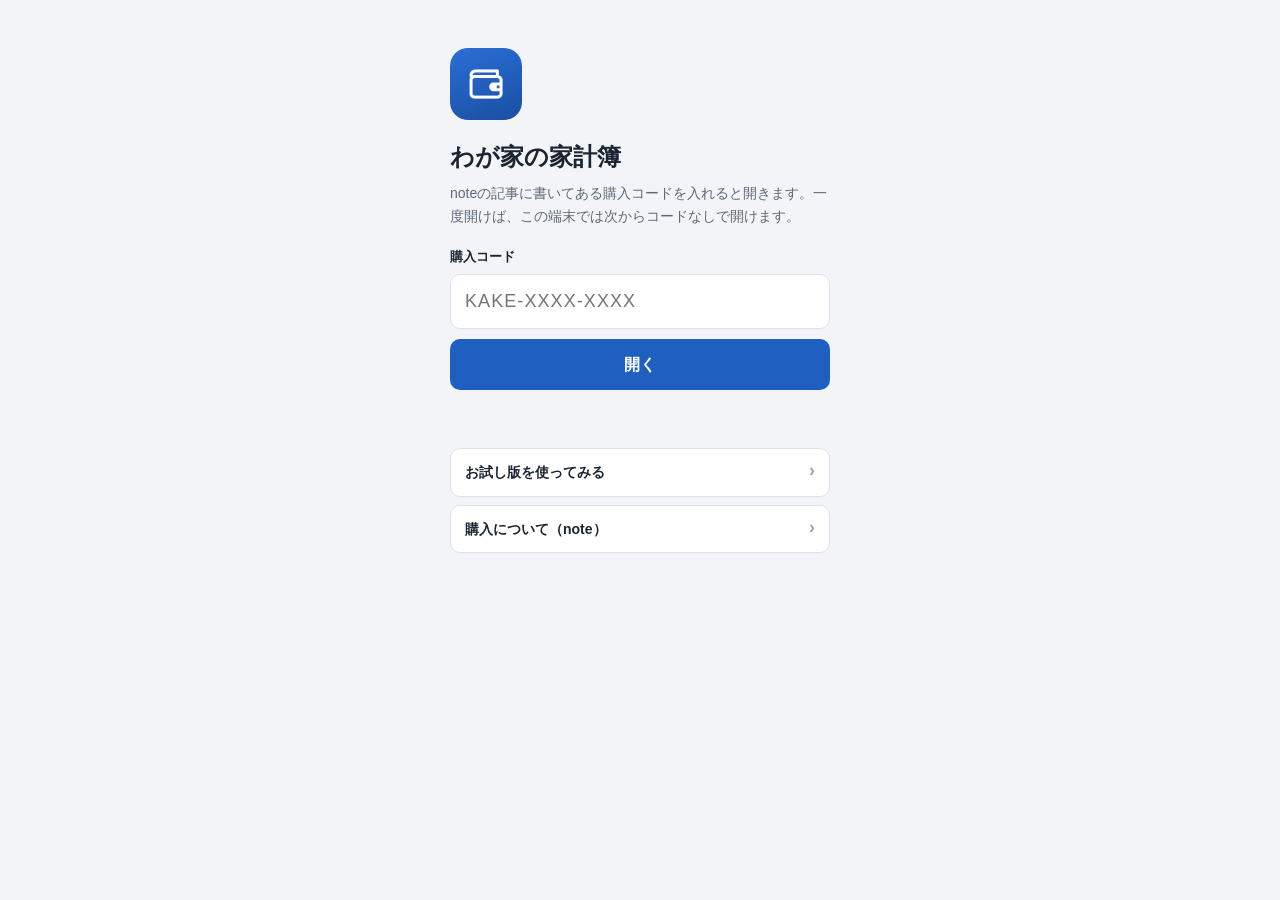
<file: kakeibo.html>
<!DOCTYPE html>
<html lang="ja">
<head>
<meta charset="utf-8">
<meta name="robots" content="noindex">
<meta name="viewport" content="width=device-width, initial-scale=1, viewport-fit=cover">
<meta name="theme-color" content="#FFFFFF">
<title>わが家の家計簿</title>
<link rel="icon" href="kakeibo-192.png">
<link rel="manifest" href="kakeibo.webmanifest">
<link rel="apple-touch-icon" href="kakeibo-180.png">
<meta name="apple-mobile-web-app-capable" content="yes">
<meta name="mobile-web-app-capable" content="yes">
<meta name="apple-mobile-web-app-title" content="家計簿">
<meta name="apple-mobile-web-app-status-bar-style" content="default">
<style>
:root{--ink:#1B2430;--sub:#5D6878;--line:#DDE2EA;--primary:#1F5FBF;--navy:#16294A}
*{box-sizing:border-box}
body{margin:0;min-height:100vh;background:#F2F4F7;color:var(--ink);font-family:-apple-system,BlinkMacSystemFont,"Hiragino Sans","Noto Sans JP",sans-serif;font-size:15px;line-height:1.6}
.load{min-height:100vh;display:grid;place-items:center;color:var(--sub);font-size:14px}
.gate{max-width:420px;margin:0 auto;padding:calc(env(safe-area-inset-top) + 48px) 20px 40px}
.gate img{width:72px;height:72px;border-radius:18px;display:block}
.gate h1{font-size:24px;margin:18px 0 6px}
.gate p{color:var(--sub);margin:0 0 20px;font-size:14px}
.gate label{display:block;font-weight:700;font-size:13px;margin-bottom:6px}
.gate input{width:100%;font:inherit;font-size:18px;letter-spacing:.06em;text-transform:uppercase;padding:12px 14px;border:1px solid var(--line);border-radius:10px;background:#fff;color:var(--ink)}
.gate .go{width:100%;margin-top:10px;font:inherit;font-weight:700;font-size:16px;border:0;border-radius:10px;padding:13px;background:var(--primary);color:#fff;cursor:pointer}
.gate .hint{min-height:22px;font-size:13px;margin-top:8px;color:var(--sub)}
.gate .hint.ng{color:#C0392B}
.gate .sub{display:grid;gap:8px;margin-top:28px}
.gate .sub button{font:inherit;font-size:14px;font-weight:600;border:1px solid var(--line);background:#fff;color:var(--ink);border-radius:10px;padding:12px 14px;text-align:left;cursor:pointer;display:flex;justify-content:space-between}
.gate .sub button::after{content:"›";color:#9AA4B2;font-size:18px;line-height:1}
</style>
</head>
<body>
<div class="load" id="load">読み込んでいます…</div>
<script src="crypto.js?v=mwydemed"></script>
<script>
(async function () {
  const ID = "kakeibo", SITE = {"salt":"b8j/k89hxRTcldfUHYJOqA==","iter":200000};
  // 家計簿の本体（暗号化済み）を取ってくる。通信できないときは、この端末に残しておいた前回の本体を使う
  const KEEP = "sora.app.kakeibo";
  async function file() {
    try { const r = await fetch("tools/" + ID + ".json?v=mwydemed"); if (!r.ok) throw new Error("http"); const t = await r.text(); JSON.parse(t); try { localStorage.setItem(KEEP, t); } catch (e) {} return JSON.parse(t); }
    catch (e) { const t = localStorage.getItem(KEEP); if (t) return JSON.parse(t); throw e; }
  }
  async function open(f) {
    const html = await SoraLock.decryptTool(ID, f || await file());
    document.open(); document.write(html); document.close();
  }
  if (SoraLock.hasKey(ID)) {
    // 一度開いた端末では、購入コードの画面は出さない。読み込めないときは少し待ってやり直す
    for (let k = 0; k < 3; k++) { try { await open(); return; } catch (e) { await new Promise(r => setTimeout(r, 800 * (k + 1))); } }
    document.getElementById("load").innerHTML = `<div style="text-align:center;padding:24px">家計簿を読み込めませんでした。<br>通信できる場所で、もう一度開いてください。<br><br><button type="button" onclick="location.reload()" style="font:inherit;font-weight:700;border:0;border-radius:10px;padding:12px 20px;background:#1F5FBF;color:#fff">もう一度読み込む</button></div>`;
    return;
  }
  // 購入コードを入れる画面（この家計簿だけ）
  document.body.innerHTML = `<main class="gate">
    <img src="kakeibo-192.png" alt="">
    <h1>わが家の家計簿</h1>
    <p>noteの記事に書いてある購入コードを入れると開きます。一度開けば、この端末では次からコードなしで開けます。</p>
    <form id="f" autocomplete="off"><label for="code">購入コード</label><input id="code" inputmode="latin" autocapitalize="characters" spellcheck="false" placeholder="KAKE-XXXX-XXXX"><button class="go" type="submit">開く</button><div class="hint" id="hint"></div></form>
    <div class="sub"><button type="button" data-go="kakeibo-demo.html">お試し版を使ってみる</button><button type="button" data-go="https://note.com/tmsora8496/n/n76c5e7c5bfd1">購入について（note）</button></div>
  </main>`;
  document.querySelectorAll("[data-go]").forEach(b => b.onclick = () => { const u = b.dataset.go; if (/^https/.test(u)) window.open(u, "_blank", "noopener"); else location.href = u; });
  const hint = document.getElementById("hint");
  document.getElementById("f").onsubmit = async e => {
    e.preventDefault();
    const code = document.getElementById("code").value;
    if (SoraLock.normalize(code).length < 6) { hint.textContent = "コードをもう一度確認してください。"; hint.className = "hint ng"; return; }
    hint.textContent = "確認しています…"; hint.className = "hint";
    try {
      const f = await file();
      const ok = await SoraLock.unlockWithCode(code, SITE, { [ID]: f });
      if (ok.length) { hint.textContent = "開きました"; await open(f); }
      else { hint.textContent = "このコードでは開けませんでした。記事内のコードを確認してください。"; hint.className = "hint ng"; }
    } catch (err) { hint.textContent = "読み込みに失敗しました。通信状況を確認してください。"; hint.className = "hint ng"; }
  };
})();
if ("serviceWorker" in navigator) navigator.serviceWorker.register("sw.js").catch(() => {});
</script>
</body>
</html>
</file>
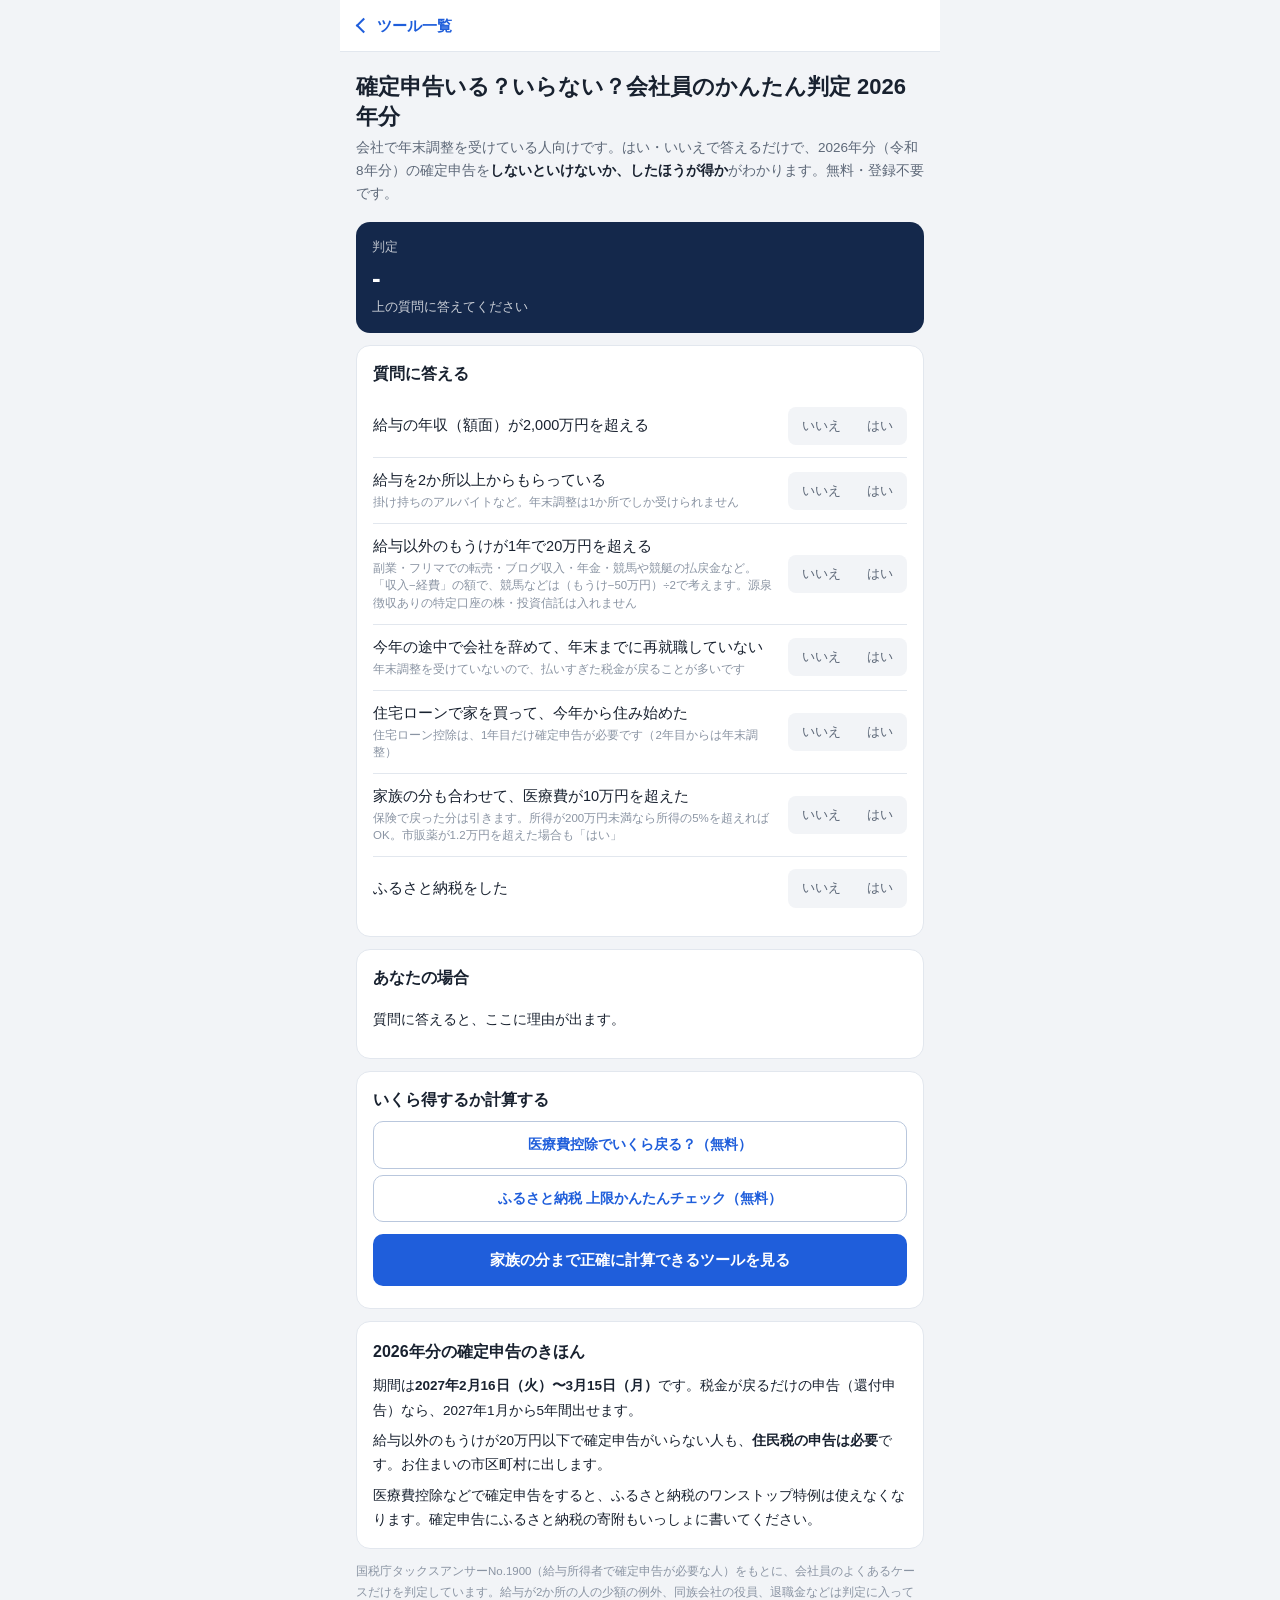
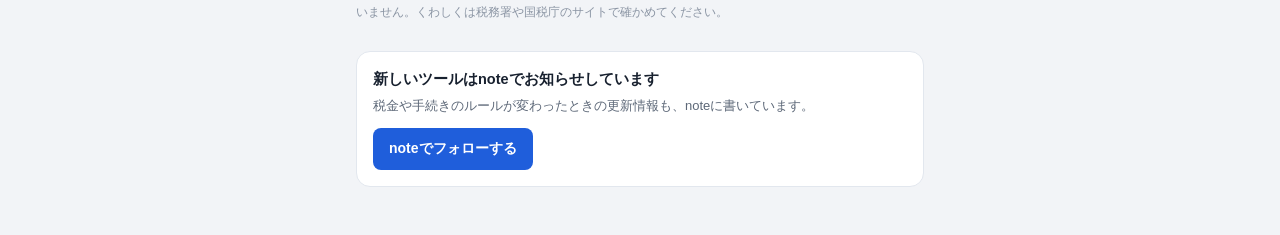
<file: kakutei-hantei.html>
<!DOCTYPE html>
<html lang="ja">
<head>
<meta charset="utf-8">
<meta name="viewport" content="width=device-width, initial-scale=1, viewport-fit=cover">
<meta name="theme-color" content="#FFFFFF">
<title>確定申告いる？いらない？会社員のかんたん判定 2026年分（無料）｜そらのツール箱</title>
<meta name="description" content="会社員が2026年分（令和8年分）の確定申告をしないといけないか、したほうが得かを、はい・いいえで答えるだけで判定。副業20万円、医療費控除、ふるさと納税、住宅ローン控除1年目、年の途中の退職に対応。登録不要。">
<meta property="og:title" content="確定申告いる？いらない？会社員のかんたん判定 2026年分（無料）">
<meta property="og:description" content="はい・いいえで答えるだけで、確定申告が必要か・したほうが得かがわかります。">
<meta property="og:image" content="https://mizbas.github.io/sora-tools/og-hub.png">
<link rel="icon" href="icon-192.png">
<link rel="stylesheet" href="app.css?v=mwydemed">
<script src="app.js?v=mwydemed"></script>
<style>
.q{display:grid;grid-template-columns:1fr auto;gap:10px;align-items:center;padding:12px 0;border-top:1px solid var(--line)}
.q:first-of-type{border-top:0}
.q label{font-size:14.5px;font-weight:500;line-height:1.5}.q small{display:block;color:var(--faint);font-size:11.5px;margin-top:2px;line-height:1.5;font-weight:400}
.q[hidden]{display:none}
.res{list-style:none;padding:0;margin:4px 0 0}
.res li{padding:10px 0;border-top:1px solid var(--line);font-size:14px;line-height:1.7}.res li:first-child{border-top:0}
.res b{display:block;font-size:14.5px}
.res a{font-weight:600}
.cta{display:block;text-align:center;text-decoration:none;font-weight:700;font-size:15px;color:#fff;background:var(--primary);border-radius:var(--r-md);padding:14px;margin:12px 0 6px}
.cta2{display:block;text-align:center;text-decoration:none;font-weight:700;font-size:14px;color:var(--primary);border:1px solid #B9C7DD;background:#fff;border-radius:var(--r-md);padding:12px;margin:6px 0}
.more{font-size:13.5px;line-height:1.8}
</style>
</head>
<body>
<div class="wrap">
  <header class="no-print"><a href="./index.html">ツール一覧</a></header>
  <h1>確定申告いる？いらない？会社員のかんたん判定 2026年分</h1>
  <p class="lead">会社で年末調整を受けている人向けです。はい・いいえで答えるだけで、2026年分（令和8年分）の確定申告を<b>しないといけないか、したほうが得か</b>がわかります。無料・登録不要です。</p>

  <section class="card hero">
    <div class="row"><span class="label">判定</span></div>
    <div class="big" id="heroAns" style="font-size:26px">-</div>
    <div class="sub" id="heroSub"></div>
  </section>

  <section class="card" id="qs">
    <h2>質問に答える</h2>
    <div class="q" data-k="over20m"><label>給与の年収（額面）が2,000万円を超える</label><div class="seg"><button data-v="0">いいえ</button><button data-v="1">はい</button></div></div>
    <div class="q" data-k="multi"><label>給与を2か所以上からもらっている<small>掛け持ちのアルバイトなど。年末調整は1か所でしか受けられません</small></label><div class="seg"><button data-v="0">いいえ</button><button data-v="1">はい</button></div></div>
    <div class="q" data-k="side"><label>給与以外のもうけが1年で20万円を超える<small>副業・フリマでの転売・ブログ収入・年金・競馬や競艇の払戻金など。「収入−経費」の額で、競馬などは（もうけ−50万円）÷2で考えます。源泉徴収ありの特定口座の株・投資信託は入れません</small></label><div class="seg"><button data-v="0">いいえ</button><button data-v="1">はい</button></div></div>
    <div class="q" data-k="multi20" hidden><label>2か所目の給与（年末調整していない方）と、給与以外のもうけを足すと20万円を超える</label><div class="seg"><button data-v="0">いいえ</button><button data-v="1">はい</button></div></div>
    <div class="q" data-k="taishoku"><label>今年の途中で会社を辞めて、年末までに再就職していない<small>年末調整を受けていないので、払いすぎた税金が戻ることが多いです</small></label><div class="seg"><button data-v="0">いいえ</button><button data-v="1">はい</button></div></div>
    <div class="q" data-k="loan"><label>住宅ローンで家を買って、今年から住み始めた<small>住宅ローン控除は、1年目だけ確定申告が必要です（2年目からは年末調整）</small></label><div class="seg"><button data-v="0">いいえ</button><button data-v="1">はい</button></div></div>
    <div class="q" data-k="iryo"><label>家族の分も合わせて、医療費が10万円を超えた<small>保険で戻った分は引きます。所得が200万円未満なら所得の5%を超えればOK。市販薬が1.2万円を超えた場合も「はい」</small></label><div class="seg"><button data-v="0">いいえ</button><button data-v="1">はい</button></div></div>
    <div class="q" data-k="furusato"><label>ふるさと納税をした</label><div class="seg"><button data-v="0">いいえ</button><button data-v="1">はい</button></div></div>
    <div class="q" data-k="onestop" hidden><label>寄附先は5自治体以内で、全部にワンストップ特例の申請書を出した<small>同じ自治体に何回寄附しても1つと数えます</small></label><div class="seg"><button data-v="1">はい</button><button data-v="0">いいえ・わからない</button></div></div>
  </section>

  <section class="card">
    <h2>あなたの場合</h2>
    <ul class="res" id="res"></ul>
  </section>

  <section class="card">
    <h2>いくら得するか計算する</h2>
    <a class="cta2" href="iryohi-kantan.html">医療費控除でいくら戻る？（無料）</a>
    <a class="cta2" href="furusato-kantan.html">ふるさと納税 上限かんたんチェック（無料）</a>
    <a class="cta" href="https://note.com/tmsora8496/n/n6f343b0e313f" target="_blank" rel="noopener">家族の分まで正確に計算できるツールを見る</a>
  </section>

  <section class="card more">
    <h2>2026年分の確定申告のきほん</h2>
    <p style="margin:0 0 6px">期間は<b>2027年2月16日（火）〜3月15日（月）</b>です。税金が戻るだけの申告（還付申告）なら、2027年1月から5年間出せます。</p>
    <p style="margin:0 0 6px">給与以外のもうけが20万円以下で確定申告がいらない人も、<b>住民税の申告は必要</b>です。お住まいの市区町村に出します。</p>
    <p style="margin:0">医療費控除などで確定申告をすると、ふるさと納税のワンストップ特例は使えなくなります。確定申告にふるさと納税の寄附もいっしょに書いてください。</p>
  </section>

  <p class="note">国税庁タックスアンサーNo.1900（給与所得者で確定申告が必要な人）をもとに、会社員のよくあるケースだけを判定しています。給与が2か所の人の少額の例外、同族会社の役員、退職金などは判定に入っていません。くわしくは税務署や国税庁のサイトで確かめてください。</p>
</div>

<script>
(function () {
  const $ = id => document.getElementById(id);
  const KEY = "sora.kakutei-hantei.2026";
  let A = {};
  try { A = JSON.parse(localStorage.getItem(KEY) || "{}") || {}; } catch (e) {}
  const show = (k, on) => { document.querySelector(`.q[data-k="${k}"]`).hidden = !on; if (!on) delete A[k]; };
  function update() {
    try { localStorage.setItem(KEY, JSON.stringify(A)); } catch (e) {}
    show("multi20", A.multi === "1"); show("onestop", A.furusato === "1");
    document.querySelectorAll(".q").forEach(q => q.querySelectorAll("button").forEach(b => b.classList.toggle("on", A[q.dataset.k] === b.dataset.v)));
    const must = [], gain = [], note = [];
    if (A.over20m === "1") must.push(["給与が2,000万円を超えている", "年末調整では税金が確定しないので、確定申告が必要です。"]);
    if (A.multi !== "1" && A.side === "1") must.push(["給与以外のもうけが20万円を超えている", "副業などのもうけを申告して、税金を納めます。"]);
    if (A.multi === "1" && A.multi20 === "1") must.push(["2か所目の給与＋ほかのもうけが20万円を超えている", "年末調整していない給与の分を申告します。"]);
    if (A.taishoku === "1") gain.push(["年の途中で辞めて、年末調整を受けていない", "給与から引かれた所得税は多めなので、申告すると戻ることが多いです。前の会社の源泉徴収票を用意してください。"]);
    if (A.loan === "1") gain.push(["住宅ローン控除の1年目", "1年目は確定申告をしないと控除が受けられません。"]);
    if (A.iryo === "1") gain.push(["医療費が多かった", `医療費控除で税金が戻ります。<a href="iryohi-kantan.html">いくら戻るか計算する</a>`]);
    if (A.furusato === "1" && A.onestop === "0") gain.push(["ふるさと納税でワンストップ特例を使えない", "6自治体以上に寄附した・申請書を出していない場合は、確定申告をしないと税金が減りません。"]);
    if (A.multi !== "1" && A.side === "0") note.push(["給与以外のもうけが20万円以下でも", "所得税の確定申告はいりませんが、住民税の申告は必要です（市区町村へ）。"]);
    const filing = must.length || gain.length;
    if (A.furusato === "1" && A.onestop === "1" && filing) note.push(["ふるさと納税も確定申告に書く", "確定申告をすると、ワンストップ特例の申請は使われなくなります。寄附の受領証明書を見て、全部の寄附を申告に入れてください。"]);
    const answered = Object.keys(A).length;
    if (!answered) { $("heroAns").textContent = "-"; $("heroSub").textContent = "上の質問に答えてください"; }
    else if (must.length) { $("heroAns").textContent = "確定申告が必要です"; $("heroSub").textContent = "2027年2月16日〜3月15日に申告します"; }
    else if (gain.length) { $("heroAns").textContent = "申告したほうが得です"; $("heroSub").textContent = "義務ではありませんが、申告すると税金が戻ったり減ったりします"; }
    else { $("heroAns").textContent = "申告はいらなそうです"; $("heroSub").textContent = "会社の年末調整で終わる見込みです"; }
    const li = (arr, tag) => arr.map(([t, d]) => `<li><b>${tag}${t}</b>${d}</li>`).join("");
    $("res").innerHTML = answered ? (li(must, "【必要】") + li(gain, "【得】") + li(note, "【注意】") || "<li>答えた範囲では、年末調整で終わる見込みです。</li>") : "<li>質問に答えると、ここに理由が出ます。</li>";
  }
  document.querySelectorAll(".q").forEach(q => q.addEventListener("click", e => { const b = e.target.closest("button"); if (!b) return; A[q.dataset.k] = b.dataset.v; update(); }));
  update();
})();
</script>
</body>
</html>
</file>
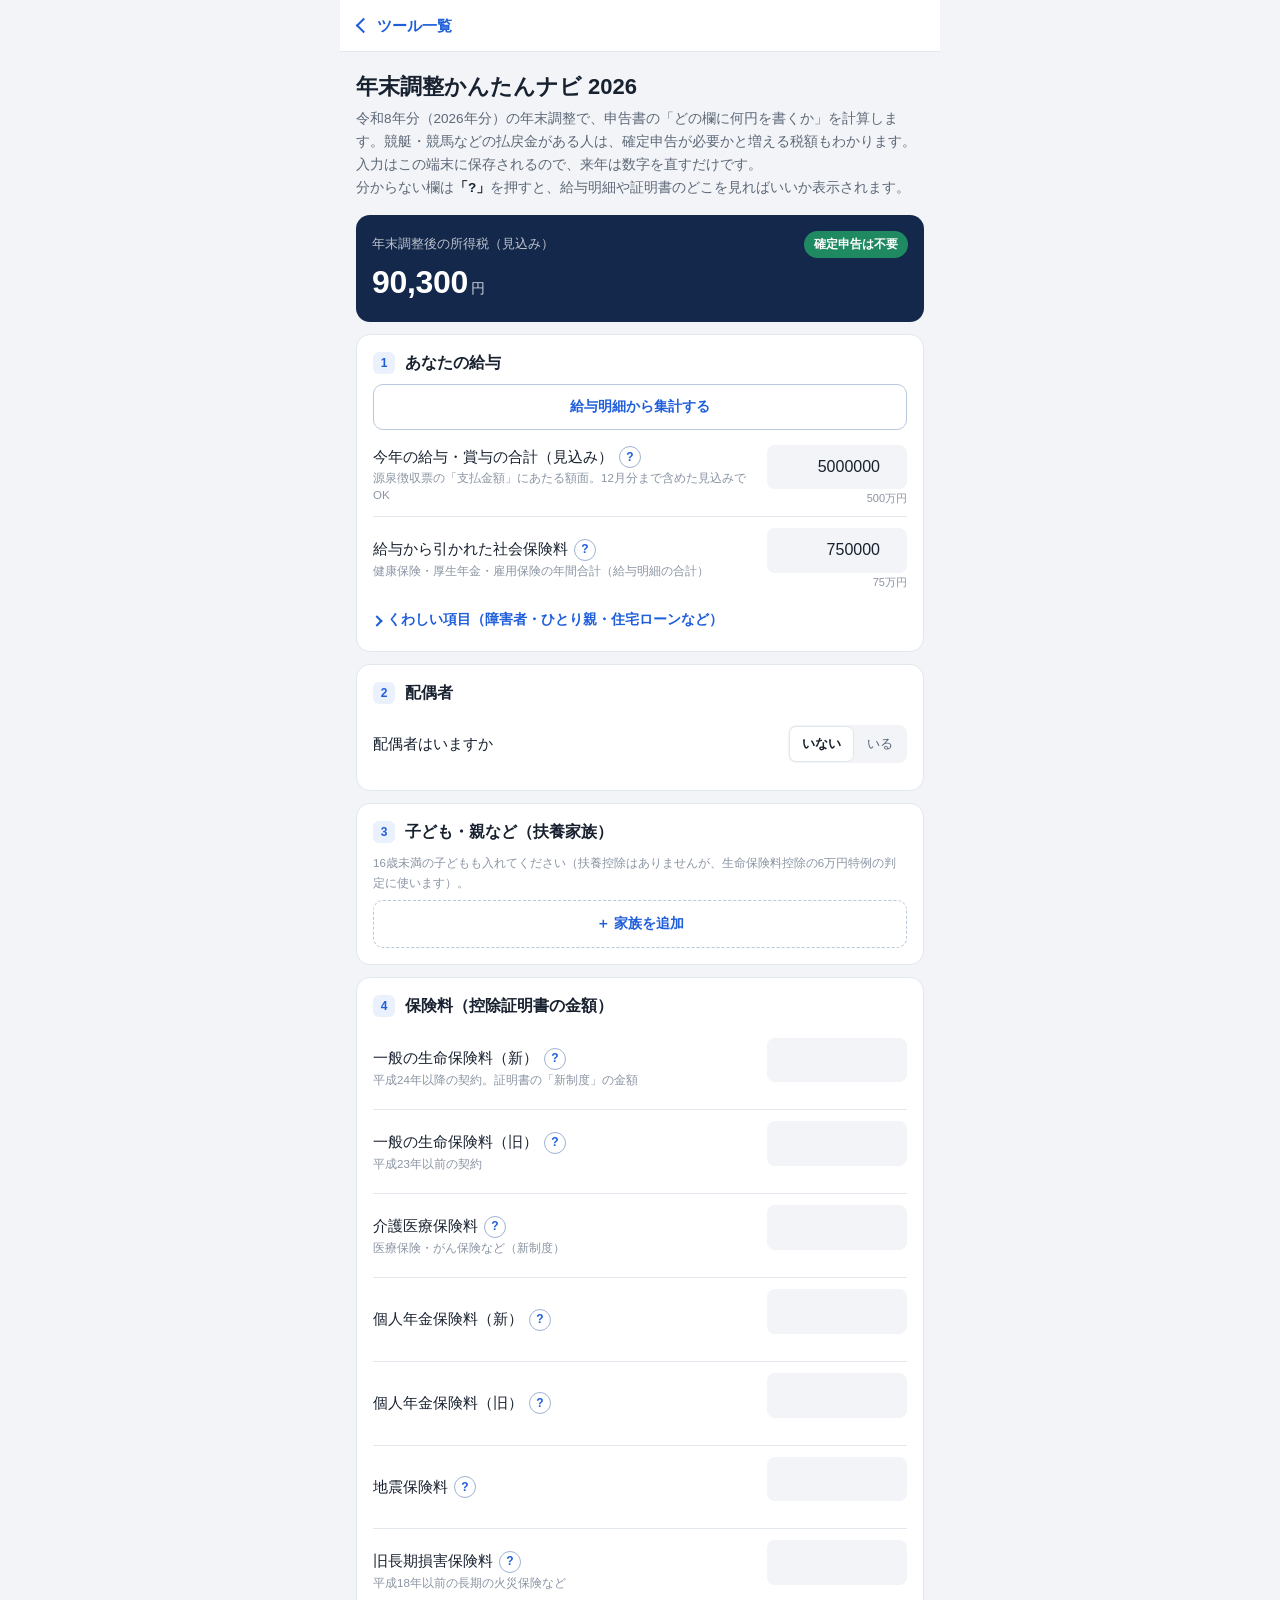
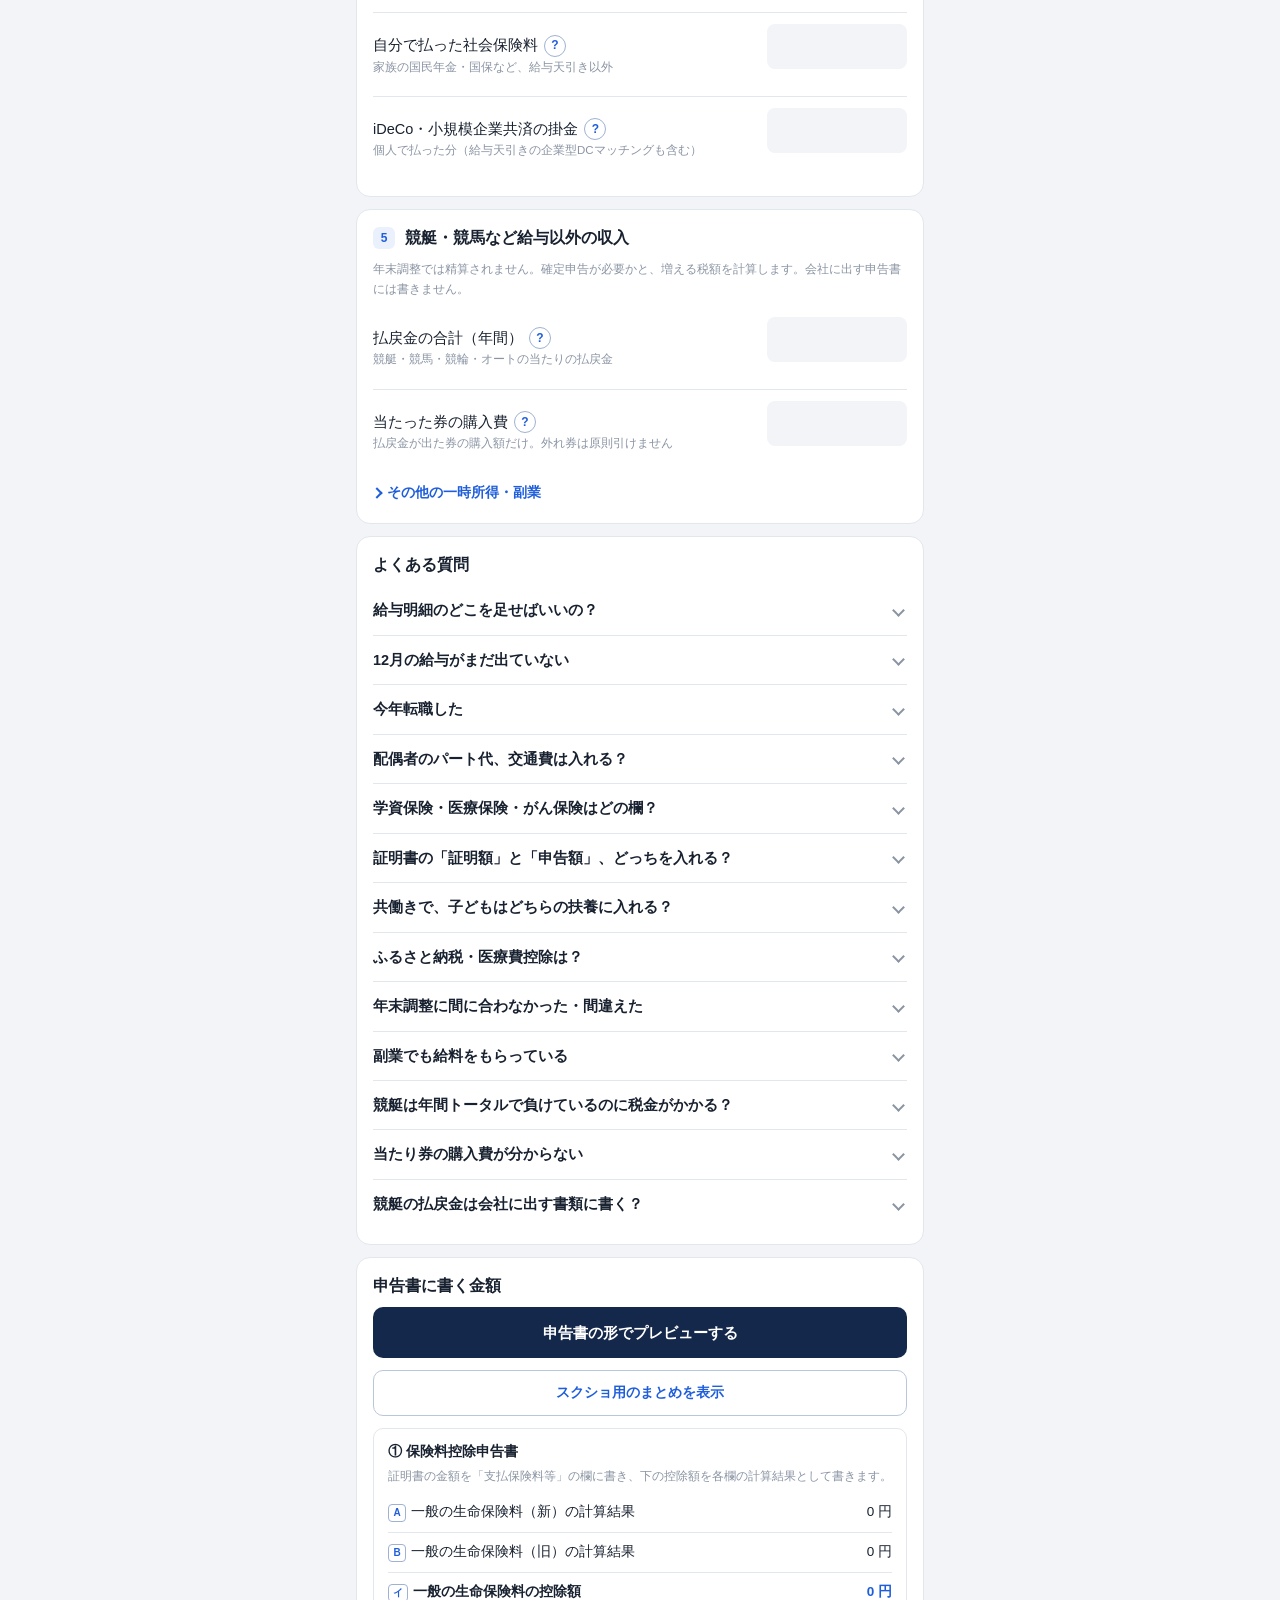
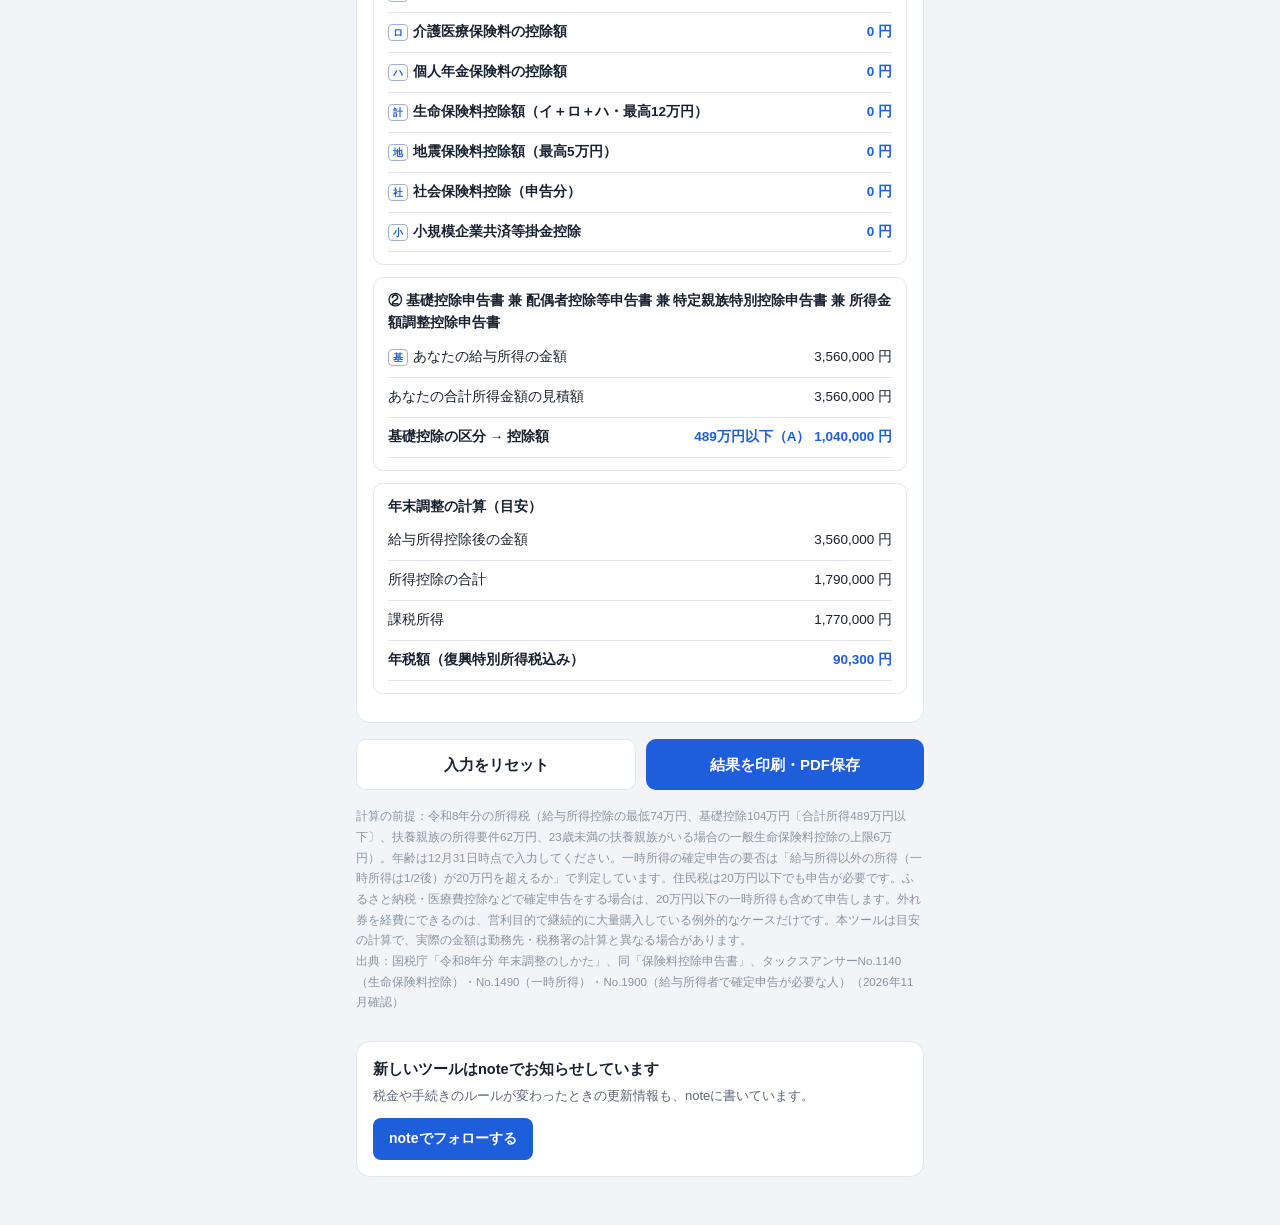
<file: nencho.html>
<!DOCTYPE html>
<!-- © そらのツール箱（https://mizbas.github.io/sora-tools/）。購入した方とそのご家族の利用に限ります。中身や購入コードを、ほかの人に渡したり公開したりしないでください。 -->
<html lang="ja">
<head>
<meta charset="utf-8">
<meta name="viewport" content="width=device-width, initial-scale=1, viewport-fit=cover">
<meta name="theme-color" content="#FFFFFF">
<title>年末調整かんたんナビ 2026｜そらのツール箱</title>
<link rel="icon" href="icon-192.png">
<link rel="stylesheet" href="app.css">
<script src="app.js"></script>
<style>
.form{border:1px solid var(--line);border-radius:var(--r-md);padding:12px 14px;margin:12px 0;background:#fff}
.form h3{font-size:14px;margin:0 0 4px}
.form .desc{font-size:11.5px;color:var(--faint);margin:0 0 8px;line-height:1.6}
.box{display:inline-block;min-width:18px;font-size:10px;font-weight:700;border:1px solid #9FB2D3;border-radius:4px;padding:0 4px;margin-right:5px;color:var(--primary);text-align:center}
.pv-open{display:flex;align-items:center;justify-content:center;gap:8px;width:100%;font:inherit;font-size:15px;font-weight:700;border:0;border-radius:var(--r-md);padding:14px;background:var(--navy);color:#fff;margin:4px 0 12px}
.pv{position:fixed;inset:0;background:#3A3936;z-index:50;display:none;flex-direction:column}
.pv.on{display:flex}
.pv-bar{display:flex;gap:6px;align-items:center;padding:calc(8px + env(safe-area-inset-top)) 10px 8px;background:#2B2A28;color:#fff;flex-wrap:wrap}
.pv-bar button{font:inherit;font-size:13px;border:0;border-radius:10px;padding:8px 11px;background:#4A4945;color:#fff}
.pv-bar button.on{background:#fff;color:var(--ink);font-weight:700}
.pv-bar .sp{flex:1}
.pv-hint{font-size:11px;color:#CFCAC2;padding:0 12px 8px;background:#2B2A28;line-height:1.5}
.pv-scroll{flex:1;overflow:auto;-webkit-overflow-scrolling:touch;padding:10px}
.pv-page{position:relative;margin:0 auto;background:#fff;box-shadow:0 2px 12px rgba(0,0,0,.35)}
.pv-page img{display:block;width:100%;height:auto}
.pv-v{position:absolute;transform:translateY(-55%);white-space:nowrap;color:#1846D6;font-weight:700;font-feature-settings:"tnum";font-family:"Hiragino Sans","Noto Sans JP",sans-serif;line-height:1}
.pv-v.r{transform:translate(-100%,-55%)}.pv-v.c{transform:translate(-50%,-55%)}
.pv-v.mark{border:2px solid #1846D6;border-radius:50%;width:1.5em;height:1.5em}
@media print{body.pv-print > *:not(.pv){display:none!important}body.pv-print .pv{position:static;display:block;background:#fff}body.pv-print .pv-bar,body.pv-print .pv-hint{display:none}body.pv-print .pv-scroll{overflow:visible;padding:0}body.pv-print .pv-page{width:100%!important;box-shadow:none}@page{size:A4 landscape;margin:6mm}}
@media print{.hero,.inputs,.actions,header,.no-print{display:none!important}body{background:#fff}.card{border:none;padding:0}}
</style>
</head>
<body>
<div class="wrap">
  <header class="no-print"><a href="./index.html">ツール一覧</a></header>
  <h1>年末調整かんたんナビ 2026</h1>
  <p class="lead">令和8年分（2026年分）の年末調整で、申告書の「どの欄に何円を書くか」を計算します。競艇・競馬などの払戻金がある人は、確定申告が必要かと増える税額もわかります。入力はこの端末に保存されるので、来年は数字を直すだけです。<br>分からない欄は<b>「?」</b>を押すと、給与明細や証明書のどこを見ればいいか表示されます。</p>

  <section class="card hero">
    <div class="row"><span class="label">年末調整後の所得税（見込み）</span><span class="pill" id="filingPill">-</span></div>
    <div class="big" id="heroTax">-</div>
    <div class="sub" id="heroSub"></div>
  </section>

  <div class="inputs">
  <section class="card">
    <h2><span class="num">1</span>あなたの給与</h2>
    <button class="slip-open" id="slipBtn" type="button">給与明細から集計する</button>
    <div class="field"><label>今年の給与・賞与の合計（見込み）<small>源泉徴収票の「支払金額」にあたる額面。12月分まで含めた見込みでOK</small></label><input type="number" id="salary" inputmode="numeric" step="10000"></div>
    <div class="field"><label>給与から引かれた社会保険料<small>健康保険・厚生年金・雇用保険の年間合計（給与明細の合計）</small></label><input type="number" id="socialInsurance" inputmode="numeric" step="1000"></div>
    <details>
      <summary>くわしい項目（障害者・ひとり親・住宅ローンなど）</summary>
      <div class="field"><label>本人の障害者控除</label><div class="seg" data-key="selfDisability"><button data-v="">なし</button><button data-v="general">障害者</button><button data-v="special">特別障害者</button></div></div>
      <div class="field"><label>寡婦・ひとり親</label><div class="seg" data-key="selfStatus"><button data-v="">なし</button><button data-v="kafu">寡婦</button><button data-v="hitorioya">ひとり親</button></div></div>
      <div class="field"><label>勤労学生</label><div class="seg" data-key="selfStudent"><button data-v="">いいえ</button><button data-v="1">はい</button></div></div>
      <div class="field"><label>住宅ローン控除額<small>2年目以降で年末調整で受ける額（会社に出す申告書の控除額）</small></label><input type="number" id="housingLoan" inputmode="numeric" step="100"></div>
      <div class="field"><label>今年すでに天引きされた所得税<small>入れると還付・追加徴収の見込みを表示</small></label><input type="number" id="withheld" inputmode="numeric" step="100"></div>
    </details>
  </section>

  <section class="card">
    <h2><span class="num">2</span>配偶者</h2>
    <div class="field"><label>配偶者はいますか</label><div class="seg" data-key="spouse.has"><button data-v="">いない</button><button data-v="1">いる</button></div></div>
    <div id="spouseFields">
      <div class="field"><label>配偶者の給与収入（年額）<small>パート代など。12月31日までの見込み</small></label><input type="number" id="spouse.salary" inputmode="numeric" step="10000"></div>
      <div class="field"><label>配偶者のその他の所得<small>副業の所得、一時所得の1/2など（なければ0）</small></label><input type="number" id="spouse.otherIncome" inputmode="numeric" step="10000"></div>
      <div class="field"><label>配偶者は70歳以上？<small>12月31日時点</small></label><div class="seg" data-key="spouse.age70"><button data-v="">いいえ</button><button data-v="1">はい</button></div></div>
      <div class="field"><label>配偶者の障害者控除</label><div class="seg" data-key="spouse.disability"><button data-v="">なし</button><button data-v="general">障害者</button><button data-v="special">特別障害者</button></div></div>
    </div>
  </section>

  <section class="card">
    <h2><span class="num">3</span>子ども・親など（扶養家族）</h2>
    <p class="note" style="margin:0 0 6px">16歳未満の子どもも入れてください（扶養控除はありませんが、生命保険料控除の6万円特例の判定に使います）。</p>
    <div id="deps"></div>
    <button class="add" id="addDep" type="button">＋ 家族を追加</button>
  </section>

  <section class="card">
    <h2><span class="num">4</span>保険料（控除証明書の金額）</h2>
    <div class="field"><label>一般の生命保険料（新）<small>平成24年以降の契約。証明書の「新制度」の金額</small></label><input type="number" id="insurance.ippanNew" inputmode="numeric" step="100"></div>
    <div class="field"><label>一般の生命保険料（旧）<small>平成23年以前の契約</small></label><input type="number" id="insurance.ippanOld" inputmode="numeric" step="100"></div>
    <div class="field"><label>介護医療保険料<small>医療保険・がん保険など（新制度）</small></label><input type="number" id="insurance.kaigo" inputmode="numeric" step="100"></div>
    <div class="field"><label>個人年金保険料（新）</label><input type="number" id="insurance.nenkinNew" inputmode="numeric" step="100"></div>
    <div class="field"><label>個人年金保険料（旧）</label><input type="number" id="insurance.nenkinOld" inputmode="numeric" step="100"></div>
    <div class="field"><label>地震保険料</label><input type="number" id="insurance.jishin" inputmode="numeric" step="100"></div>
    <div class="field"><label>旧長期損害保険料<small>平成18年以前の長期の火災保険など</small></label><input type="number" id="insurance.kyuChoki" inputmode="numeric" step="100"></div>
    <div class="field"><label>自分で払った社会保険料<small>家族の国民年金・国保など、給与天引き以外</small></label><input type="number" id="insurance.shahoExtra" inputmode="numeric" step="100"></div>
    <div class="field"><label>iDeCo・小規模企業共済の掛金<small>個人で払った分（給与天引きの企業型DCマッチングも含む）</small></label><input type="number" id="insurance.ideco" inputmode="numeric" step="100"></div>
  </section>

  <section class="card">
    <h2><span class="num">5</span>競艇・競馬など給与以外の収入</h2>
    <p class="note" style="margin:0 0 6px">年末調整では精算されません。確定申告が必要かと、増える税額を計算します。会社に出す申告書には書きません。</p>
    <div class="field"><label>払戻金の合計（年間）<small>競艇・競馬・競輪・オートの当たりの払戻金</small></label><input type="number" id="other.boatPayout" inputmode="numeric" step="1000"></div>
    <div class="field"><label>当たった券の購入費<small>払戻金が出た券の購入額だけ。外れ券は原則引けません</small></label><input type="number" id="other.boatWinCost" inputmode="numeric" step="100"></div>
    <details>
      <summary>その他の一時所得・副業</summary>
      <div class="field"><label>その他の一時所得の収入<small>生命保険の満期金・懸賞金など</small></label><input type="number" id="other.otherIchijiIncome" inputmode="numeric" step="1000"></div>
      <div class="field"><label>その収入のための支出<small>満期金なら払込保険料の総額など</small></label><input type="number" id="other.otherIchijiCost" inputmode="numeric" step="1000"></div>
      <div class="field"><label>副業などの雑所得<small>収入−経費（なければ0）</small></label><input type="number" id="other.zatsu" inputmode="numeric" step="1000"></div>
    </details>
  </section>
  </div>


  <section class="card faq no-print" id="faq">
    <h2>よくある質問</h2>
    <details><summary>給与明細のどこを足せばいいの？</summary><div class="a">
      <b>給与・賞与の合計</b>は、1〜12月に<b>支払われた</b>給与明細と賞与明細の「総支給額」を足します。ただし、総支給額に<b>通勤手当（交通費）が入っている場合は、その分を引きます</b>（月15万円までは税金がかからないため）。<br>
      <b>社会保険料</b>は、明細の控除欄の「健康保険」「介護保険」「厚生年金」「雇用保険」（2026年5月以降は「子ども・子育て支援金」も）を、給与・賞与とも足します。<br>
      <b>足さないもの</b>：所得税、住民税、財形貯蓄、社内預金、労働組合費、会社の団体保険料（団体保険は生命保険料控除の証明書で入れます）。</div></details>
    <details><summary>12月の給与がまだ出ていない</summary><div class="a">見込みの金額で大丈夫です。会社は確定した金額で計算するので、このツールの結果は「だいたいこのくらい」の目安として使ってください。なお、年末調整に入るのは<b>1月1日〜12月31日に支払われた給与</b>です。12月分が翌年1月払いの会社は、その分は今年に入りません（前年12月分を今年1月に受け取った分は入ります）。</div></details>
    <details><summary>今年転職した</summary><div class="a">前の会社の<b>源泉徴収票</b>を今の会社に出すと、まとめて年末調整されます。このツールにも、前の会社の「支払金額」「社会保険料等の金額」「源泉徴収税額」を足して入れてください。前職の源泉徴収票を出さないと、今の会社では年末調整ができず、自分で確定申告することになります。</div></details>
    <details><summary>配偶者のパート代、交通費は入れる？</summary><div class="a">このツールの「配偶者の給与収入」には<b>入れません</b>（税金の計算では交通費は収入に入らないため）。一方、社会保険の扶養（130万円）の判定では交通費も入るので、混同に注意してください。年収の壁シミュレーターでは両方を分けて計算しています。</div></details>
    <details><summary>学資保険・医療保険・がん保険はどの欄？</summary><div class="a">
      <ul><li>学資保険・終身保険・定期保険 → <b>一般の生命保険料</b></li>
      <li>医療保険・がん保険・介護保険（平成24年以降の契約）→ <b>介護医療保険料</b></li>
      <li>平成23年以前に契約した医療保険 → <b>一般の生命保険料（旧）</b></li>
      <li>個人年金保険（税制適格特約つき）→ <b>個人年金保険料</b>。特約がないものは一般の生命保険料</li></ul>
      迷ったら、控除証明書に書かれている区分（「一般」「介護医療」「個人年金」「新」「旧」）のとおりに入れてください。</div></details>
    <details><summary>証明書の「証明額」と「申告額」、どっちを入れる？</summary><div class="a"><b>申告額</b>（12月まで払った場合の年間の見込み額）を入れます。証明額は証明書を作った時点（9〜10月ごろ）までの金額です。保険の配当金がある場合は、配当を引いた後の金額が書かれているので、そのまま使えます。</div></details>
    <details><summary>共働きで、子どもはどちらの扶養に入れる？</summary><div class="a">子どもを扶養親族にできるのは<b>夫婦のどちらか一方だけ</b>です。一般には所得が高いほうに入れると、税金が下がりやすくなります。23歳未満の子どもがいる場合の生命保険料控除6万円の特例は、<b>その子どもを扶養親族として申告している人</b>が使えます（16歳未満の子どもも含みます）。</div></details>
    <details><summary>ふるさと納税・医療費控除は？</summary><div class="a">年末調整では受けられません。ふるさと納税は「ワンストップ特例」を使うか確定申告、医療費控除は確定申告が必要です。確定申告をする場合は、ワンストップ特例は無効になるので、ふるさと納税も確定申告に含めてください。</div></details>
    <details><summary>年末調整に間に合わなかった・間違えた</summary><div class="a">翌年1月中なら、会社が年末調整をやり直してくれる場合があります。2月以降は、自分で確定申告をすれば控除を受けられます（還付申告は5年以内ならいつでも可能）。</div></details>
    <details><summary>副業でも給料をもらっている</summary><div class="a">年末調整は<b>メインの1社</b>でしか受けられません。副業の給与と、給与以外の所得（競艇の一時所得の1/2など）の合計が20万円を超えると確定申告が必要です。このツールは副業の給与の計算には対応していないので、副業がある場合は確定申告書等作成コーナーで計算してください。</div></details>
    <details><summary>競艇は年間トータルで負けているのに税金がかかる？</summary><div class="a">かかることがあります。差し引けるのは<b>当たった舟券の購入費だけ</b>で、外れた舟券は原則として引けないためです。例えば、払戻金が年間200万円・当たり券の購入費が20万円なら、トータルの収支がマイナスでも一時所得は130万円、税金がかかるのは65万円です。</div></details>
    <details><summary>当たり券の購入費が分からない</summary><div class="a">ネット投票（テレボートなど）なら、会員ページの<b>投票履歴・収支照会</b>で、的中した買い目の購入額を確認できます。履歴を見られる期間が限られている場合があるので、<b>早めに保存（スクリーンショットやCSV）</b>しておくのがおすすめです。窓口で買った分は、当たり券の購入額を記録しておきましょう。</div></details>
    <details><summary>競艇の払戻金は会社に出す書類に書く？</summary><div class="a">書きません。年末調整は給与だけを精算する手続きです。払戻金は自分で確定申告（2027年2月16日〜3月15日）をします。確定申告が不要（20万円以下）でも、住民税の申告は必要です。</div></details>
  </section>

  <section class="card" id="results"></section>

  <div class="actions no-print">
    <button class="btn ghost" id="resetBtn" type="button">入力をリセット</button>
    <button class="btn" id="printBtn" type="button">結果を印刷・PDF保存</button>
  </div>

  <p class="note">
    計算の前提：令和8年分の所得税（給与所得控除の最低74万円、基礎控除104万円〔合計所得489万円以下〕、扶養親族の所得要件62万円、23歳未満の扶養親族がいる場合の一般生命保険料控除の上限6万円）。年齢は12月31日時点で入力してください。一時所得の確定申告の要否は「給与所得以外の所得（一時所得は1/2後）が20万円を超えるか」で判定しています。住民税は20万円以下でも申告が必要です。ふるさと納税・医療費控除などで確定申告をする場合は、20万円以下の一時所得も含めて申告します。外れ券を経費にできるのは、営利目的で継続的に大量購入している例外的なケースだけです。本ツールは目安の計算で、実際の金額は勤務先・税務署の計算と異なる場合があります。<br>
    出典：国税庁「令和8年分 年末調整のしかた」、同「保険料控除申告書」、タックスアンサーNo.1140（生命保険料控除）・No.1490（一時所得）・No.1900（給与所得者で確定申告が必要な人）（2026年11月確認）
  </p>
</div>


<div class="pv" id="pv">
  <div class="pv-bar">
    <button type="button" data-pv="hoken" class="on">保険料控除申告書</button>
    <button type="button" data-pv="kihai">基礎・配偶者・特定親族</button>
    <span class="sp"></span>
    <button type="button" id="pvOut">－</button><button type="button" id="pvIn">＋</button>
    <button type="button" id="pvPrint">印刷</button>
    <button type="button" id="pvClose">閉じる</button>
  </div>
  <div class="pv-hint">青い文字が書き込む内容です（国税庁の令和8年分様式に重ねて表示）。氏名・住所・保険会社名などの明細欄は、ご自身で記入してください。＋で拡大、指でスクロールできます。</div>
  <div class="pv-scroll"><div class="pv-page" id="pvPage"></div></div>
</div>
<script>/*! © そらのツール箱（https://mizbas.github.io/sora-tools/）。購入した方とそのご家族の利用に限ります。中身や購入コードを、ほかの人に渡したり公開したりしないでください。 */(function(P){const $=(t,a)=>Math.floor(t/a+1e-9)*a,u=(t,a)=>Math.ceil(t/a-1e-9)*a,r=t=>{const a=Number(t);return isFinite(a)&&a>0?a:0};function L(t){if(t<=0)return 0;t>=22e5&&t<66e5&&(t=$(t,4e3));const a=t<=18e5?t*.4-1e5:t<=36e5?t*.3+8e4:t<=66e5?t*.2+44e4:t<=85e5?t*.1+11e5:195e4;return Math.max(0,t-Math.max(74e4,a))}function m(t){const a=[[195e4,.05,0],[33e5,.1,97500],[695e4,.2,427500],[9e6,.23,636e3],[18e6,.33,1536e3],[4e7,.4,2796e3]];for(const[d,c,b]of a)if(t<=d)return Math.max(0,t*c-b);return t*.45-4796e3}function U(t){return t<=489e4?104e4:t<=655e4?67e4:t<=235e5?62e4:t<=24e6?48e4:t<=245e5?32e4:t<=25e6?16e4:0}function z(t,a){const d=a?1.5:1;return t<=2e4*d?t:t<=4e4*d?t/2+1e4*d:t<=8e4*d?t/4+2e4*d:4e4*d}function H(t){return t<=25e3?t:t<=5e4?t/2+12500:t<=1e5?t/4+25e3:5e4}function K(t,a,d){const c=Math.max(0,Math.ceil(z(t,d===6e4)-1e-9)),b=Math.max(0,Math.ceil(H(a)-1e-9)),h=Math.min(c+b,d);return{newDed:c,oldDed:b,ded:Math.max(b,h)}}function J(t,a){const d=K(r(t.ippanNew),r(t.ippanOld),a&&r(t.ippanNew)>0?6e4:4e4),c={newDed:Math.max(0,Math.ceil(z(r(t.kaigo),!1)-1e-9)),oldDed:0};c.ded=c.newDed;const b=K(r(t.nenkinNew),r(t.nenkinOld),4e4);return{ippan:d,kaigo:c,nenkin:b,total:Math.min(12e4,d.ded+c.ded+b.ded)}}function W(t){const a=Math.min(r(t.jishin),5e4),d=r(t.kyuChoki),c=d<=1e4?d:d<=2e4?Math.ceil(d/2+5e3):15e3;return{jishin:a,kyuChoki:c,total:Math.min(5e4,a+c)}}function _(t){return L(r(t.salary))+r(t.otherIncome)}const j=[[95e4,38e4],[1e6,36e4],[105e4,31e4],[11e5,26e4],[115e4,21e4],[12e5,16e4],[125e4,11e4],[13e5,6e4],[133e4,3e4]];function F(t,a){if(!a||!a.has)return{kind:"none",amount:0,income:0};const d=_(a);if(t>1e7)return{kind:"over",amount:0,income:d};const c=t<=9e6?1:t<=95e5?2/3:1/3;if(d<=62e4){const b=a.age70?48e4:38e4;return{kind:"haigusha",amount:u(b*c,1e4),income:d}}for(const[b,h]of j)if(d<=b)return{kind:"tokubetsu",amount:u(h*c,1e4),income:d};return{kind:"none",amount:0,income:d}}const I=[[85e4,63e4],[9e5,61e4],[95e4,51e4],[1e6,41e4],[105e4,31e4],[11e5,21e4],[115e4,11e4],[12e5,6e4],[123e4,3e4]];function G(t){const a=_(t),d=Number(t.age),c={name:t.name||"",age:d,income:a,kind:"none",amount:0,under23:d<23,disability:0};if(a<=62e4)d<16?c.kind="nensho":d>=19&&d<23?(c.kind="tokutei",c.amount=63e4):d>=70?(c.kind=t.livingWithParent?"rojin-dokyo":"rojin",c.amount=t.livingWithParent?58e4:48e4):(c.kind="ippan",c.amount=38e4),t.disability==="general"&&(c.disability=27e4),t.disability==="special"&&(c.disability=t.livingTogether?75e4:4e5);else if(d>=19&&d<23){for(const[b,h]of I)if(a<=b){c.kind="tokutei-shinzoku",c.amount=h;break}c.kind==="none"&&(c.kind="over")}else c.kind="over";return c}function Z(t){const a=r(t.boatPayout)+r(t.otherIchijiIncome),d=r(t.boatWinCost)+r(t.otherIchijiCost),c=Math.max(0,a-d-Math.min(5e5,Math.max(0,a-d)));return{income:a,cost:d,amount:c,half:Math.floor(c/2)}}function V(t){return $(m($(Math.max(0,t),1e3))*1.021,100)}function O(t){const a=r(t.salary),c=(t.dependents||[]).filter(E=>E&&E.age!==""&&E.age!=null).map(G),b=c.some(E=>E.age<23&&E.income<=62e4),M=a>85e5&&(b||t.selfSpecialDisabled||c.some(E=>E.disability&&E.disability==="special"))?Math.min(15e4,Math.ceil((Math.min(a,1e7)-85e5)*.1)):0,A=Math.max(0,L(a)-M),o=Z(t.other||{}),e=r((t.other||{}).zatsu),l=o.half+e,f=A+l,s=f,i=t.insurance||{},n=J(i,b),k=W(i),g=r(t.socialInsurance)+r(i.shahoExtra),S=r(i.ideco),p=t.selfDisability==="special"?4e5:t.selfDisability==="general"?27e4:0,C=t.selfStatus==="hitorioya"?35e4:t.selfStatus==="kafu"?27e4:0,v=t.selfStudent&&f<=89e4?27e4:0;function w(E){const Y=F(E,t.spouse),ee=t.spouse&&t.spouse.has&&Y.income<=62e4?t.spouse.disability==="special"?t.spouse.livingTogether!==!1?75e4:4e5:t.spouse.disability==="general"?27e4:0:0,te=c.reduce((R,D)=>R+(D.kind!=="tokutei-shinzoku"?D.amount:0),0),ne=c.reduce((R,D)=>R+(D.kind==="tokutei-shinzoku"?D.amount:0),0),oe=c.reduce((R,D)=>R+D.disability,0),ae=U(E),le=g+S+n.total+k.total+p+C+v+ee+oe+Y.amount+te+ne+ae;return{sp:Y,spDis:ee,fuyo:te,tokutei:ne,depDis:oe,basic:ae,sum:le}}const B=w(f),x=r(t.housingLoan),T=V(A-B.sum),y=Math.max(0,$((m($(Math.max(0,A-B.sum),1e3))-x)*1.021,100)),q=r(t.withheld),Q=w(f),X=Math.max(0,$((m($(Math.max(0,f-Q.sum),1e3))-x)*1.021,100)),ie=a<=2e7?l>2e5:!0,se=Math.round(Math.max(0,l)*.1);return{salary:a,adjust:M,kyuyo:A,totalNencho:s,totalAll:f,under23:b,deps:c,life:n,eq:k,shaho:g,shokibo:S,selfDis:p,status:C,student:v,nencho:B,all:Q,housing:x,taxNencho:y,taxNenchoBefore:T,withheld:q,refund:q?q-y:null,ichiji:o,zatsu:e,otherTotal:l,taxAll:X,extraTax:Math.max(0,X-y),filingRequired:ie,residentExtra:se}}const N={compute:O,kyuyoShotoku:L,newLife:z,oldLife:H,lifeInsurance:J,earthquake:W,spouseDeduction:F,dependent:G,ichiji:Z,basicDeduction:U,nenchoTax:V,incomeTaxBaseExport:m};typeof module<"u"&&module.exports?module.exports=N:P.NenchoCalc=N})(typeof window<"u"?window:globalThis),function(){const P=window.NenchoCalc,$="sora.nencho.2026",u=o=>o==null?"-":Math.round(o).toLocaleString("ja-JP"),r=o=>document.getElementById(o),L={salary:45e5,socialInsurance:65e4,selfDisability:"",selfStatus:"",selfStudent:"",housingLoan:0,withheld:0,spouse:{has:"",salary:0,otherIncome:0,age70:"",disability:""},dependents:[],insurance:{},other:{}};let m=U();function U(){let o=null;try{o=JSON.parse(localStorage.getItem($)||"null")}catch{}if(!o&&window.SoraUI){const e=SoraUI.getShared();e&&(o={},Object.keys(e).forEach(l=>{l[0]!=="_"&&(o[l]=e[l])}))}return Object.assign(JSON.parse(JSON.stringify(L)),o||{})}function z(){try{localStorage.setItem($,JSON.stringify(m))}catch{}window.SoraUI&&SoraUI.saveShared(m,"nencho")}const H=o=>o.split(".").reduce((e,l)=>(e||{})[l],m),K=(o,e)=>{const l=o.split(".");let f=m;l.slice(0,-1).forEach(s=>{f[s]=f[s]||{},f=f[s]}),f[l[l.length-1]]=e},J={salary:'給与明細・賞与明細の<b>「総支給額」を1〜12月分足します</b>（1月1日〜12月31日に支払われた分）。<span class="lh ok">足すもの</span><ul class="ok-list"><li>基本給・残業代・各種手当（住宅・家族手当など）</li><li>賞与（ボーナス）</li><li>今年転職した人は前の会社の源泉徴収票の「支払金額」</li></ul><span class="lh ng">足さないもの・引くもの</span><ul class="ng-list"><li>通勤手当（交通費）※総支給額に入っていれば引く</li><li>出張旅費などの実費精算</li></ul>',socialInsurance:'明細の控除欄のうち、次を<b>給与・賞与とも</b>1年分足します。<span class="lh ok">足すもの</span><ul class="ok-list"><li>健康保険（介護保険・子ども子育て支援金を含む）</li><li>厚生年金</li><li>雇用保険</li><li>前の会社の源泉徴収票の「社会保険料等の金額」</li></ul><span class="lh ng">足さないもの・引くもの</span><ul class="ng-list"><li>所得税・住民税</li><li>財形・社内預金・組合費</li><li>会社の団体保険（生命保険の欄で入れる）</li></ul>',housingLoan:"2年目以降の人だけ。税務署から届いた「住宅借入金等特別控除申告書」と、銀行の「年末残高証明書」から計算した<b>控除額</b>を入れます。1年目は確定申告が必要です。",withheld:"給与・賞与明細の<b>「所得税」欄を足した額</b>です（前の会社の源泉徴収票の「源泉徴収税額」も足す）。住民税は入れません。","spouse.salary":"配偶者のパート・アルバイトの<b>総支給額の年間見込み</b>。交通費は入れません。<br>令和8年分は<b>年収136万円以下なら配偶者控除</b>、136万円超〜207万円以下なら配偶者特別控除です。","spouse.otherIncome":"副業の所得（収入−経費）や、一時所得の1/2など。パート代以外になければ0のままでOK。","insurance.ippanNew":"控除証明書の「一般」「新制度」の<b>申告額（年間見込み）</b>。学資保険・終身保険・定期保険など。会社の団体保険の分も、会社から証明書をもらって入れます。","insurance.ippanOld":"控除証明書の「一般」「旧制度」（平成23年以前の契約）の申告額。昔の医療保険もここに入ります。","insurance.kaigo":"控除証明書の「介護医療」の申告額。平成24年以降に契約した医療保険・がん保険など。","insurance.nenkinNew":"控除証明書の「個人年金」「新制度」の申告額。税制適格特約つきの個人年金保険だけです。","insurance.nenkinOld":"控除証明書の「個人年金」「旧制度」の申告額。","insurance.jishin":"損害保険会社から届く地震保険料控除証明書の金額。火災保険の部分は対象外で、<b>地震保険の部分だけ</b>です。","insurance.kyuChoki":"平成18年以前に契約した、保険期間10年以上で満期返戻金のある損害保険など。証明書に「旧長期」と書かれているものだけ。","insurance.shahoExtra":'給与天引き以外で<b>あなたが払った</b>社会保険料。<span class="lh ok">足すもの</span><ul class="ok-list"><li>家族の国民年金（日本年金機構の控除証明書）</li><li>家族の国民健康保険・後期高齢者医療</li><li>任意継続の健康保険</li></ul>給与から引かれた分はここに入れません。',"insurance.ideco":"国民年金基金連合会から届く「小規模企業共済等掛金払込証明書」の金額。<b>給与天引きでiDeCoを払っている場合は、会社がすでに計算に入れていることが多い</b>ので、二重に入れないよう会社に確認してください。","other.boatPayout":"1月1日〜12月31日に受け取った<b>当たりの払戻金の合計</b>（競艇・競馬・競輪・オート）。ネット投票なら会員ページの収支照会で確認できます。","other.boatWinCost":"<b>払戻金が出た券（的中した買い目）の購入額だけ</b>。同じレースで外れた買い目や、外れたレースの購入額は入れません。","other.otherIchijiIncome":"生命保険の満期金・一時金、懸賞・クイズの賞金など。","other.otherIchijiCost":"その収入を得るために払った額。満期金なら、その保険に払い込んだ保険料の総額。","other.zatsu":"副業（給与ではないもの）の「収入−経費」。フリマで生活用品を売った分は入れません。"};function W(o){(o||document).querySelectorAll(".inputs .field").forEach(e=>{if(e.dataset.helped)return;const l=e.querySelector("input[id]");if(!l||!J[l.id])return;e.dataset.helped="1";const f=e.querySelector("label"),s=f.querySelector("small"),i=document.createElement("button");i.type="button",i.className="qbtn",i.textContent="?",i.setAttribute("aria-label","説明"),s?f.insertBefore(i,s):f.appendChild(i);const n=document.createElement("div");n.className="help",n.innerHTML=J[l.id],e.appendChild(n),i.onclick=()=>{i.classList.toggle("on"),n.classList.toggle("on")}})}const _="<b>2026年12月31日時点</b>の年齢。目安：<ul><li>16歳未満（控除なし・6万円特例の判定に使う）：2011年1月2日以降生まれ</li><li>19〜22歳（特定扶養）：2004年1月2日〜2008年1月1日生まれ</li><li>70歳以上（老人扶養）：1957年1月1日以前生まれ</li></ul>";function j(){document.querySelectorAll(".inputs input[id]").forEach(o=>{const e=H(o.id);o.value=e||"",o.oninput=()=>{const l=parseFloat(o.value);K(o.id,isNaN(l)?0:l),M()}}),document.querySelectorAll(".inputs .seg[data-key]").forEach(o=>{const e=H(o.dataset.key)||"";o.querySelectorAll("button").forEach(l=>l.classList.toggle("on",l.dataset.v===String(e))),o.onclick=l=>{const f=l.target.closest("button");f&&(K(o.dataset.key,f.dataset.v),j(),M())}}),r("spouseFields").style.display=m.spouse&&m.spouse.has?"":"none"}const F={nensho:"年少扶養親族（16歳未満）・控除なし",ippan:"一般の控除対象扶養親族",tokutei:"特定扶養親族（19〜22歳）",rojin:"老人扶養親族","rojin-dokyo":"老人扶養親族（同居老親等）","tokutei-shinzoku":"特定親族特別控除の対象",over:"所得が多いため対象外",none:"-"};function I(){const o=r("deps");o.innerHTML=m.dependents.map((e,l)=>`
      <div class="dep" data-i="${l}">
        <div class="head"><span>家族 ${l+1}</span><button type="button" data-del="${l}">削除</button></div>
        <div class="field"><label>名前・続柄（メモ）</label><input type="text" data-f="name" value="${(e.name||"").replace(/"/g,"&quot;")}" placeholder="例：長男"></div>
        <div class="field"><label>12月31日時点の年齢</label><input type="number" data-f="age" inputmode="numeric" value="${e.age??""}"></div>
        <div class="field"><label>給与収入（年額）<small>アルバイト代など</small></label><input type="number" data-f="salary" inputmode="numeric" step="10000" value="${e.salary||""}"></div>
        <div class="field"><label>その他の所得</label><input type="number" data-f="otherIncome" inputmode="numeric" step="10000" value="${e.otherIncome||""}"></div>
        <div class="field"><label>70歳以上で同居の親・祖父母？</label><div class="seg" data-df="livingWithParent"><button data-v="">いいえ</button><button data-v="1">はい</button></div></div>
        <div class="field"><label>障害者控除</label><div class="seg" data-df="disability"><button data-v="">なし</button><button data-v="general">障害者</button><button data-v="special">特別障害者</button></div></div>
        <div class="kind" style="font-size:12px"></div>
      </div>`).join(""),o.querySelectorAll(".dep").forEach(e=>{const l=+e.dataset.i,f=m.dependents[l];e.querySelectorAll("input[data-f]").forEach(s=>s.oninput=()=>{const i=s.dataset.f;f[i]=i==="name"?s.value:s.value===""?"":parseFloat(s.value),M(!1)}),e.querySelectorAll(".seg[data-df]").forEach(s=>{const i=f[s.dataset.df]||"";s.querySelectorAll("button").forEach(n=>n.classList.toggle("on",n.dataset.v===String(i))),s.onclick=n=>{const k=n.target.closest("button");k&&(f[s.dataset.df]=k.dataset.v,I(),M(!1))}})}),o.querySelectorAll(".dep").forEach(e=>{const l=e.querySelector("[data-f=age]").closest(".field"),f=l.querySelector("label"),s=document.createElement("button");s.type="button",s.className="qbtn",s.textContent="?",f.appendChild(s);const i=document.createElement("div");i.className="help",i.innerHTML=_,l.appendChild(i),s.onclick=()=>{s.classList.toggle("on"),i.classList.toggle("on")}}),o.querySelectorAll("[data-del]").forEach(e=>e.onclick=()=>{m.dependents.splice(+e.dataset.del,1),I(),M(!1)})}r("slipBtn").onclick=()=>SoraUI.payslip({onApply:o=>{m.salary=o.pay,m.socialInsurance=o.si,m.withheld=o.tax,j(),M()}});function G(){const o=document.createElement("div");o.className="bigview";const e=[...document.querySelectorAll("#results .form")].map(f=>{const s=[...f.querySelectorAll("tr.em")].filter(i=>!/^\s*0 円\s*$/.test(i.cells[1]?i.cells[1].textContent:"")).map(i=>`<tr><td>${i.cells[0].innerHTML}</td><td>${i.cells[1]?i.cells[1].innerHTML:""}</td></tr>`).join("");return s?`<h3>${f.querySelector("h3").textContent}</h3><table>${s}</table>`:""}).join(""),l=new Date;o.innerHTML=`<div class="in"><button class="close" type="button">閉じる</button><h2>年末調整 申告書に書く金額</h2><div class="d">令和8年分・${l.getMonth()+1}月${l.getDate()}日に計算／年末調整かんたんナビ</div>
      <table><tr class="em"><td>年末調整後の所得税（見込み）</td><td>${r("heroTax").textContent}</td></tr>${r("heroSub").textContent?`<tr><td colspan="2">${r("heroSub").textContent}</td></tr>`:""}</table>${e}
      <p class="note" style="margin-top:14px">この画面をスクリーンショットして、申告書を書くときに見ながら記入できます。</p></div>`,document.body.appendChild(o),document.body.style.overflow="hidden",o.querySelector(".close").onclick=()=>{o.remove(),document.body.style.overflow=""}}r("addDep").onclick=()=>{m.dependents.push({name:"",age:"",salary:0,otherIncome:0}),I(),M(!1)};const Z={hoken:{A:[355,513,"r"],u23:[376,549,"c"],B:[355,593,"r"],c1:[752,513,"r"],c2:[752,553,"r"],c3:[752,593,"r"],c4:[1008,513,"r"],c5:[1008,553,"r"],i:[1008,593,"r"],C:[372,782,"r"],ro:[1008,782,"r"],D:[372,967,"r"],c6:[752,967,"r"],c8:[1008,967,"r"],E:[372,1015,"r"],c7:[752,1015,"r"],ha:[1008,1015,"r"],lifeTotal:[1012,1110,"r"],u23name:[262,1112,"c"],u23age:[730,1112,"c"],u23inc:[865,1112,"r"],eqB:[1722,553,"r"],eqC:[1722,595,"r"],eqB2:[1345,657,"r"],eqC2:[1712,657,"r"],eqTotal:[1722,722,"r"],shahoKind:[1135,820,"c"],shahoAmt:[1722,820,"r"],shahoTotal:[1722,925,"r"],ideco:[1722,1140,"r"],shokiboTotal:[1722,1242,"r"],u23no:[376,500,"c"]},kihai:{kSalaryIncome:[470,350,"r"],kSalaryShotoku:[680,350,"r"],kOther:[680,410,"r"],kTotal:[668,455,"r"],kCheck0:[187,514,"c"],kCheck1:[187,543,"c"],kCheck2:[187,572,"c"],kCheck3:[187,602,"c"],kCheck4:[187,632,"c"],kCheck5:[187,662,"c"],kKubun:[612,556,"c"],kBasic:[675,660,"r"],sSalaryIncome:[1058,487,"r"],sSalaryShotoku:[1248,487,"r"],sOther:[1248,530,"r"],sTotal:[1240,578,"r"],sCheck1:[1343,455,"c"],sCheck2:[1343,510,"c"],sCheck3:[1343,550,"c"],sCheck4:[1343,587,"c"],sKubun:[1698,550,"c"],sHaigu:[1700,670,"r"],sTokubetsu:[1700,742,"r"],t1name:[285,925,"c"],t1age:[848,925,"c"],t1inc:[1520,937,"r"],t1amt:[1700,937,"r"],t2name:[285,985,"c"],t2age:[848,985,"c"],t2inc:[1520,997,"r"],t2amt:[1700,997,"r"],aCheck4:[176,1232,"c"],aName:[755,1220,"c"],aInc:[1440,1236,"r"]}},V={hoken:"form-r8-hoken.jpg",kihai:"form-r8-kihai.jpg"};let O="hoken",N=1,t=null;const a=o=>o?Math.round(o).toLocaleString("ja-JP"):"";function d(o){const e=o.life,l=o.eq,f=m.insurance||{},s=y=>Number(f[y])||0,i={},n={},k=s("ippanNew"),g=s("ippanOld"),S=o.under23&&k>0;k&&(i.A=a(k)),g&&(i.B=a(g)),(k||g)&&(i[S?"u23":"u23no"]="○"),k&&(S?i.c2=a(e.ippan.newDed):i.c1=a(e.ippan.newDed)),g&&(i.c3=a(e.ippan.oldDed)),k&&(S?i.c5=a(Math.min(6e4,e.ippan.newDed+e.ippan.oldDed)):i.c4=a(Math.min(4e4,e.ippan.newDed+e.ippan.oldDed))),(k||g)&&(i.i=a(e.ippan.ded)),s("kaigo")&&(i.C=a(s("kaigo")),i.ro=a(e.kaigo.ded));const p=s("nenkinNew"),C=s("nenkinOld");p&&(i.D=a(p),i.c6=a(e.nenkin.newDed),i.c8=a(Math.min(4e4,e.nenkin.newDed+e.nenkin.oldDed))),C&&(i.E=a(C),i.c7=a(e.nenkin.oldDed)),(p||C)&&(i.ha=a(e.nenkin.ded)),e.total&&(i.lifeTotal=a(e.total));const v=o.deps.find(y=>y.age<23&&y.income<=62e4);S&&v&&(i.u23name=v.name||"（扶養親族の氏名）",i.u23age=v.age+"歳",i.u23inc=v.income?a(v.income):"0"),s("jishin")&&(i.eqB=a(s("jishin")),i.eqB2=a(l.jishin)),s("kyuChoki")&&(i.eqC=a(s("kyuChoki")),i.eqC2=a(l.kyuChoki)),l.total&&(i.eqTotal=a(l.total)),s("shahoExtra")&&(i.shahoKind="国民年金など",i.shahoAmt=a(s("shahoExtra")),i.shahoTotal=a(s("shahoExtra"))),s("ideco")&&(i.ideco=a(s("ideco")),i.shokiboTotal=a(s("ideco"))),n.kSalaryIncome=a(o.salary),n.kSalaryShotoku=a(o.kyuyo)||"0",o.otherTotal&&(n.kOther=a(o.otherTotal)),n.kTotal=a(o.totalAll)||"0";const w=o.totalAll,B=w<=489e4?0:w<=655e4?1:w<=9e6?2:w<=95e5?3:w<=1e7?4:w<=235e5?5:-1;B>=0&&(n["kCheck"+B]="✓"),w<=1e7&&(n.kKubun=w<=9e6?"A":w<=95e5?"B":"C"),n.kBasic=a(o.nencho.basic);const x=o.nencho.sp,T=m.spouse||{};if(T.has){Number(T.salary)&&(n.sSalaryIncome=a(Number(T.salary)),n.sSalaryShotoku=a(P.kyuyoShotoku(Number(T.salary)))||"0"),Number(T.otherIncome)&&(n.sOther=a(Number(T.otherIncome))),n.sTotal=a(x.income)||"0";const y=x.income<=62e4?T.age70?1:2:x.income<=95e4?3:x.income<=133e4?4:0;y&&x.amount&&(n["sCheck"+y]="✓",n.sKubun="①②③④"[y-1]),x.kind==="haigusha"&&(n.sHaigu=a(x.amount)),x.kind==="tokubetsu"&&(n.sTokubetsu=a(x.amount))}return o.deps.filter(y=>y.kind==="tokutei-shinzoku").slice(0,2).forEach((y,q)=>{n[`t${q+1}name`]=y.name||"（氏名）",n[`t${q+1}age`]=y.age+"歳",n[`t${q+1}inc`]=a(y.income),n[`t${q+1}amt`]=a(y.amount)}),o.adjust&&v&&(n.aCheck4="✓",n.aName=v.name||"（氏名）",n.aInc=v.income?a(v.income):"0"),{hoken:i,kihai:n}}function c(){if(!t)return;const o=r("pvPage"),e=Math.min(o.parentElement.clientWidth-20,1400)*N;o.style.width=e+"px";const l=d(t)[O],f=Z[O],s=n=>String(n).replace(/&/g,"&amp;").replace(/</g,"&lt;");let i=`<svg xmlns="http://www.w3.org/2000/svg" viewBox="0 0 1853 1310" width="100%" style="display:block"><image href="${V[O]}" x="0" y="0" width="1853" height="1310"/>`;Object.entries(l).forEach(([n,k])=>{const g=f[n];if(!g||k===""||k==null)return;if(k==="○"){i+=`<circle cx="${g[0]}" cy="${g[1]}" r="13" fill="none" stroke="#1846D6" stroke-width="3"/>`;return}const S=n.endsWith("name")||n==="shahoKind",p=g[2]==="r"?"end":"middle",C=g[2]==="r"?g[0]-14:g[0];i+=`<text x="${C}" y="${g[1]}" text-anchor="${p}" dominant-baseline="central" font-size="${S?16:20}" font-weight="700" fill="#1846D6" font-family="Hiragino Sans, Noto Sans JP, sans-serif">${s(k)}</text>`}),o.innerHTML=i+"</svg>"}function b(){r("pv").classList.add("on"),document.body.style.overflow="hidden",c()}r("pvClose").onclick=()=>{r("pv").classList.remove("on"),document.body.style.overflow=""},document.querySelectorAll("[data-pv]").forEach(o=>o.onclick=()=>{O=o.dataset.pv,document.querySelectorAll("[data-pv]").forEach(e=>e.classList.toggle("on",e===o)),c(),r("pvPage").parentElement.scrollTo(0,0)}),r("pvIn").onclick=()=>{N=Math.min(3,N*1.35),c()},r("pvOut").onclick=()=>{N=Math.max(1,N/1.35),c()},r("pvPrint").onclick=()=>{document.body.classList.add("pv-print");const o=N;N=1,c(),setTimeout(()=>{window.print(),document.body.classList.remove("pv-print"),N=o,c()},300)},window.addEventListener("resize",()=>{r("pv").classList.contains("on")&&c()});function h(o,e,l,f){return`<tr class="${l?"em":""}"><td>${f?`<span class="box">${f}</span>`:""}${o}</td><td>${e}</td></tr>`}function M(o){const e=P.compute(m);document.querySelectorAll(".dep").forEach((p,C)=>{const v=P.dependent(m.dependents[C]||{}),w=m.dependents[C]&&m.dependents[C].age;p.querySelector(".kind").innerHTML=w===""||w==null?"":`<span class="tag ${v.kind==="over"||v.kind==="nensho"?"gray":""}">${F[v.kind]}${v.amount?"："+u(v.amount)+"円":""}</span>`}),r("heroTax").innerHTML=u(e.taxNencho)+"<small>円</small>";const l=[];e.refund!=null&&l.push(e.refund>=0?`還付の見込み：${u(e.refund)}円`:`追加で引かれる見込み：${u(-e.refund)}円`),e.otherTotal>0&&l.push(`給与以外の所得を含めた税額：${u(e.taxAll)}円（+${u(e.extraTax)}円）`),r("heroSub").textContent=l.join("／");const f=r("filingPill");f.textContent=e.filingRequired?"確定申告が必要":"確定申告は不要",f.className="pill "+(e.filingRequired?"ng":"ok");const s=e.life,i=e.eq;t=e;let n='<h2>申告書に書く金額</h2><button type="button" class="pv-open no-print" id="pvOpen">申告書の形でプレビューする</button><button type="button" class="slip-open no-print" id="sumOpen">スクショ用のまとめを表示</button>';n+='<div class="form"><h3>① 保険料控除申告書</h3><p class="desc">証明書の金額を「支払保険料等」の欄に書き、下の控除額を各欄の計算結果として書きます。</p><table>',n+=h("一般の生命保険料（新）の計算結果",u(s.ippan.newDed)+" 円",!1,"A"),n+=h("一般の生命保険料（旧）の計算結果",u(s.ippan.oldDed)+" 円",!1,"B"),n+=h("一般の生命保険料の控除額"+(e.under23&&Number(m.insurance.ippanNew)>0?"（23歳未満の扶養親族あり：上限6万円）":""),u(s.ippan.ded)+" 円",!0,"イ"),n+=h("介護医療保険料の控除額",u(s.kaigo.ded)+" 円",!0,"ロ"),n+=h("個人年金保険料の控除額",u(s.nenkin.ded)+" 円",!0,"ハ"),n+=h("生命保険料控除額（イ＋ロ＋ハ・最高12万円）",u(s.total)+" 円",!0,"計"),n+=h("地震保険料控除額（最高5万円）",u(i.total)+" 円",!0,"地"),n+=h("社会保険料控除（申告分）",u(Number(m.insurance.shahoExtra)||0)+" 円",!0,"社"),n+=h("小規模企業共済等掛金控除",u(e.shokibo)+" 円",!0,"小"),n+="</table>",e.under23&&(n+='<p class="desc" style="margin-top:6px">令和8年分の申告書には「年齢23歳未満の扶養親族の有無」欄があります。<b>「有」に○</b>をしてください。</p>'),n+="</div>";const k=e.nencho.sp;n+='<div class="form"><h3>② 基礎控除申告書 兼 配偶者控除等申告書 兼 特定親族特別控除申告書 兼 所得金額調整控除申告書</h3><table>',n+=h("あなたの給与所得の金額",u(e.kyuyo+e.adjust)+" 円",!1,"基"),n+=h("あなたの合計所得金額の見積額",u(e.totalNencho)+" 円",!1),n+=h("基礎控除の区分 → 控除額",(e.totalNencho<=489e4?"489万円以下（A）":e.totalNencho<=655e4?"655万円以下":"")+" "+u(e.nencho.basic)+" 円",!0),m.spouse&&m.spouse.has&&(n+=h("配偶者の合計所得金額の見積額",u(k.income)+" 円",!1,"配"),n+=h(k.kind==="haigusha"?"配偶者控除の額":k.kind==="tokubetsu"?"配偶者特別控除の額":"配偶者（特別）控除",k.amount?u(k.amount)+" 円":"対象外",!0)),e.deps.filter(p=>p.kind==="tokutei-shinzoku").forEach(p=>{n+=h(`特定親族特別控除：${p.name||p.age+"歳"}（所得 ${u(p.income)}円）`,u(p.amount)+" 円",!0,"特")}),e.adjust?n+=h("所得金額調整控除（申告書に記入）",u(e.adjust)+" 円",!0,"調"):e.salary>85e5&&(n+=h("所得金額調整控除","対象外（23歳未満の扶養親族・特別障害者なし）")),n+="</table></div>",e.deps.length&&(n+='<div class="form"><h3>③ 扶養控除等（異動）申告書の確認</h3><p class="desc">年の初めに出した内容から変わっていれば、会社に異動を伝えてください。</p><table>',e.deps.forEach(p=>n+=h(`${p.name||"家族"}（${p.age}歳・所得${u(p.income)}円）`,F[p.kind]+(p.amount&&p.kind!=="tokutei-shinzoku"?"<br>"+u(p.amount)+"円":""))),n+="</table></div>"),n+='<div class="form"><h3>年末調整の計算（目安）</h3><table>',n+=h("給与所得控除後の金額",u(e.kyuyo)+" 円"),n+=h("所得控除の合計",u(e.nencho.sum)+" 円"),n+=h("課税所得",u(Math.max(0,Math.floor((e.kyuyo-e.nencho.sum)/1e3)*1e3))+" 円"),e.housing&&(n+=h("住宅ローン控除","−"+u(e.housing)+" 円")),n+=h("年税額（復興特別所得税込み）",u(e.taxNencho)+" 円",!0),e.refund!=null&&(n+=h(e.refund>=0?"還付される見込み":"12月の給与で追加徴収の見込み",u(Math.abs(e.refund))+" 円",!0)),n+="</table></div>";const S=e.ichiji;(S.income>0||e.zatsu>0)&&(n+='<div class="form"><h3>④ 競艇などの払戻金（確定申告）</h3><table>',n+=h("一時所得の収入（払戻金など）",u(S.income)+" 円"),n+=h("当たった券の購入費など","−"+u(S.cost)+" 円"),n+=h("特別控除（最高50万円）","−"+u(Math.min(5e5,Math.max(0,S.income-S.cost)))+" 円"),n+=h("一時所得の金額",u(S.amount)+" 円"),n+=h("課税されるのは1/2",u(S.half)+" 円",!0),e.zatsu&&(n+=h("副業などの雑所得",u(e.zatsu)+" 円")),n+=h("給与以外の所得の合計",u(e.otherTotal)+" 円",!0),n+=h("増える所得税（目安）",u(e.extraTax)+" 円",!0),n+=h("増える住民税（目安）","約"+u(e.residentExtra)+" 円",!0),n+="</table>",e.filingRequired?n+='<div class="alert ng"><strong>確定申告が必要です</strong>給与以外の所得が20万円を超えています。2027年2月16日〜3月15日に確定申告をして、所得税を納めてください。会社の年末調整では精算されません。</div>':e.otherTotal>0?n+='<div class="alert ok"><strong>所得税の確定申告は不要です</strong>給与以外の所得が20万円以下です。ただし<b>住民税の申告は必要</b>です（お住まいの市区町村へ）。ふるさと納税・医療費控除で確定申告するときは、この所得も含めて申告します。</div>':n+='<div class="alert ok"><strong>課税される一時所得はありません</strong>払戻金から当たり券の購入費と特別控除50万円を引くとゼロになります。</div>',m.spouse&&m.spouse.has&&(n+='<div class="alert info">配偶者が払戻金を受け取った場合は、配偶者の「その他の所得」に一時所得の1/2を入れてください。配偶者控除の判定に影響します。</div>'),n+="</div>"),r("results").innerHTML=n,r("pvOpen").onclick=b,r("sumOpen").onclick=G,r("pv").classList.contains("on")&&c(),z()}r("resetBtn").onclick=()=>{A()&&(m=JSON.parse(JSON.stringify(L)),j(),I(),M())};function A(){const o=r("resetBtn");return o.dataset.armed?(delete o.dataset.armed,o.textContent="入力をリセット",!0):(o.dataset.armed="1",o.textContent="もう一度押すとリセット",setTimeout(()=>{delete o.dataset.armed,o.textContent="入力をリセット"},3e3),!1)}r("printBtn").onclick=()=>window.print(),j(),W(),I(),M()}();</script>
</body>
</html>
</file>
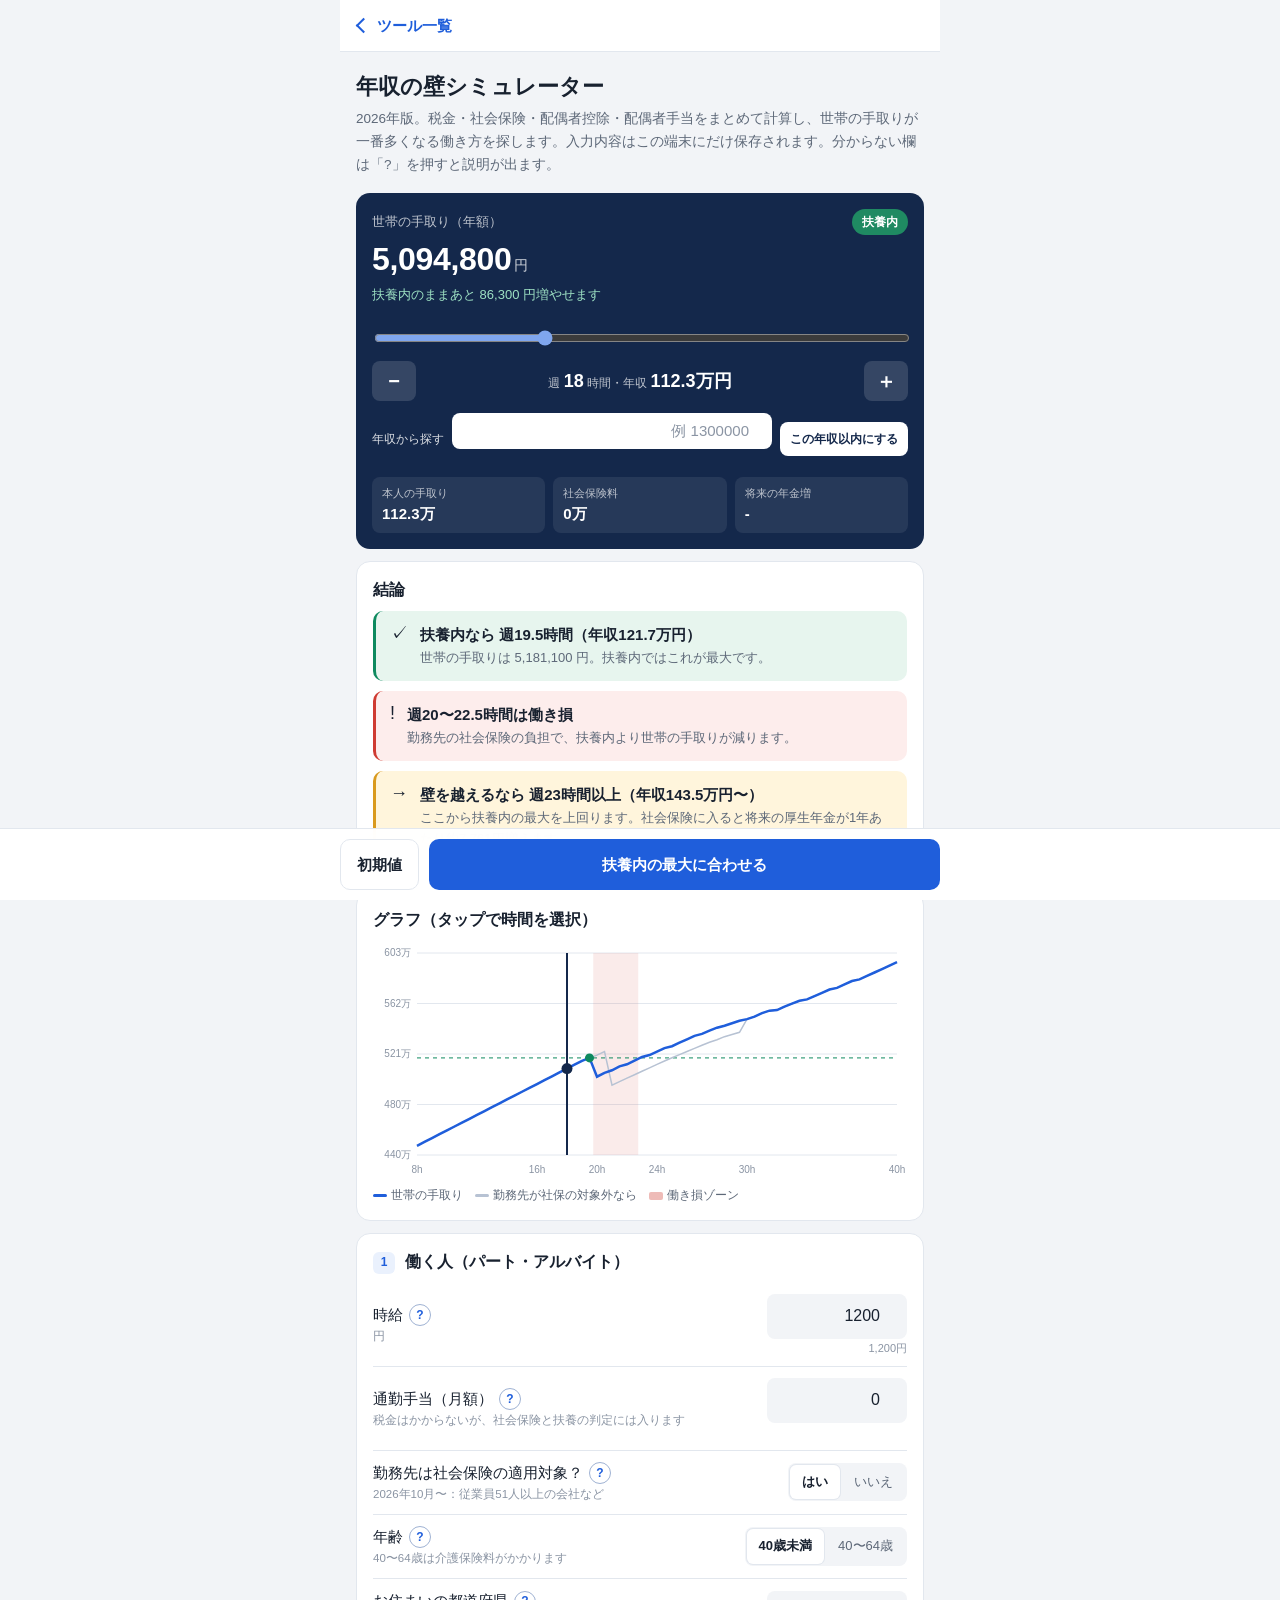
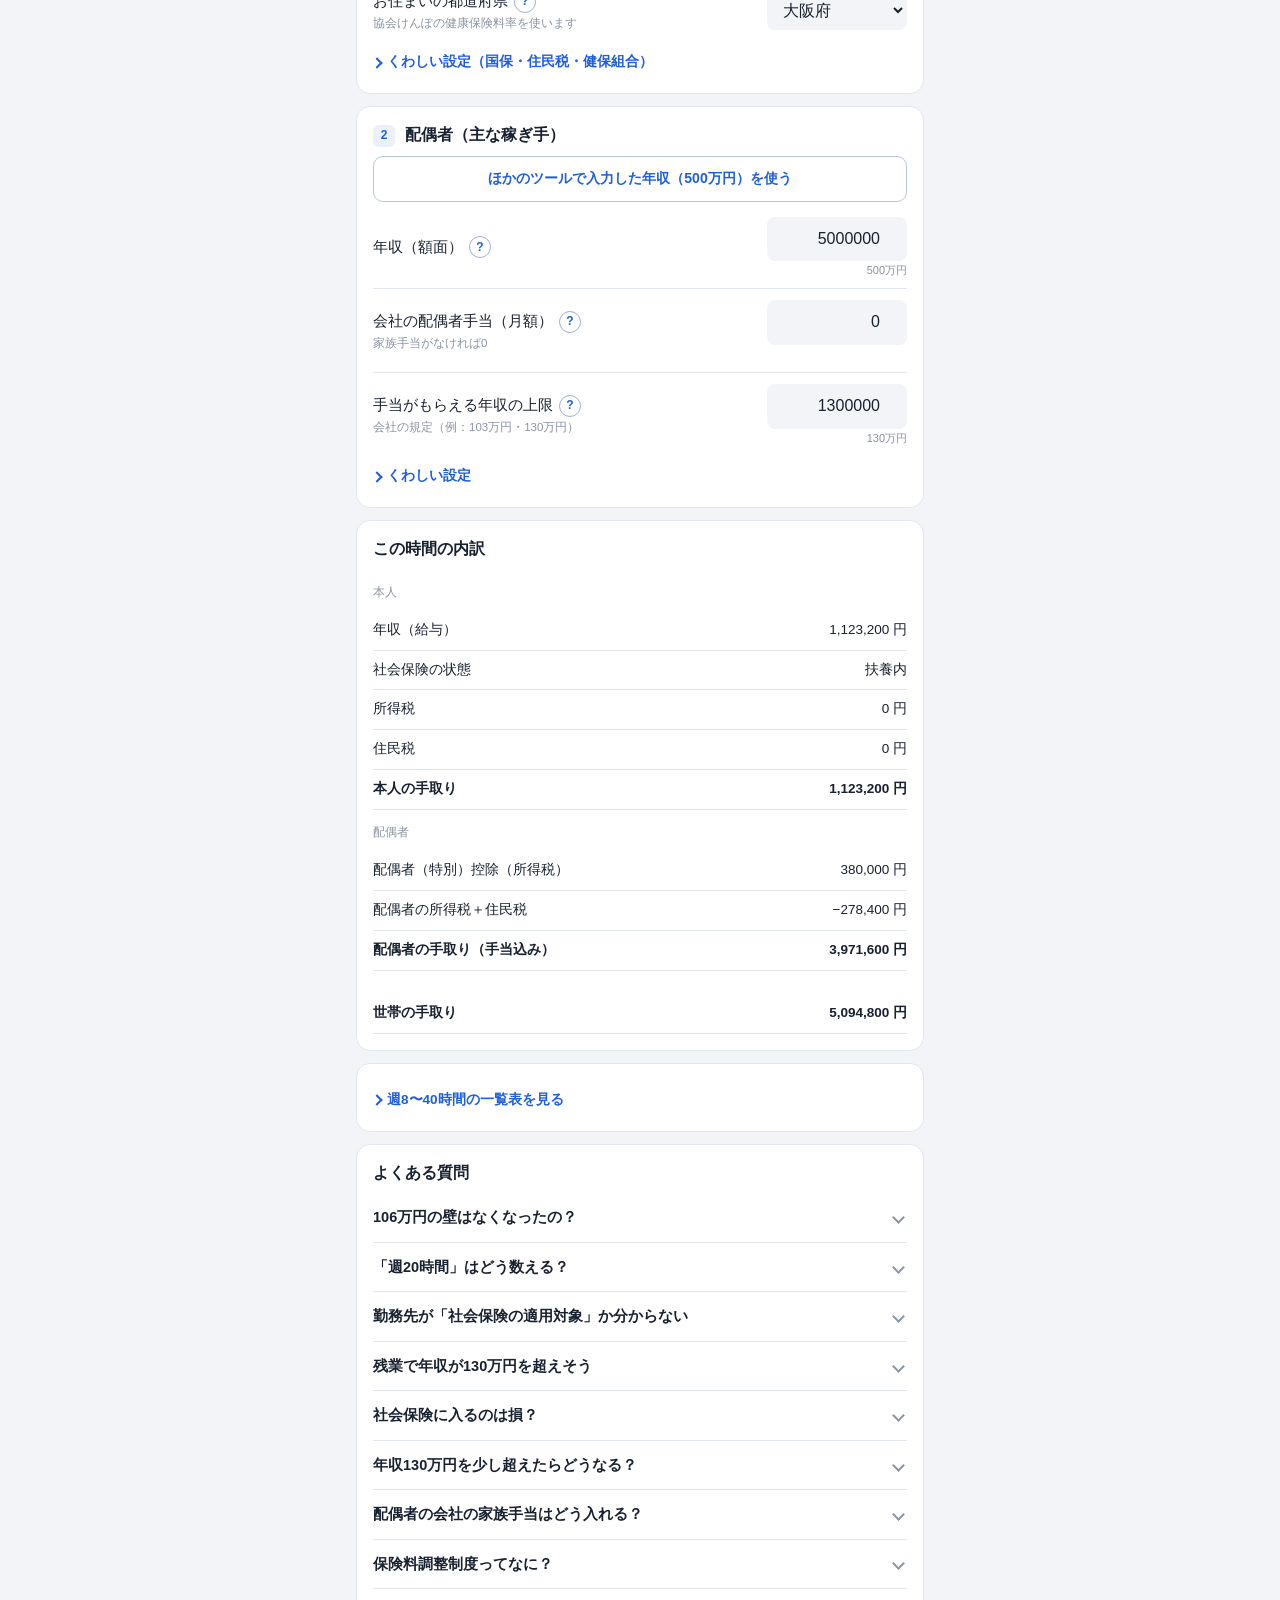
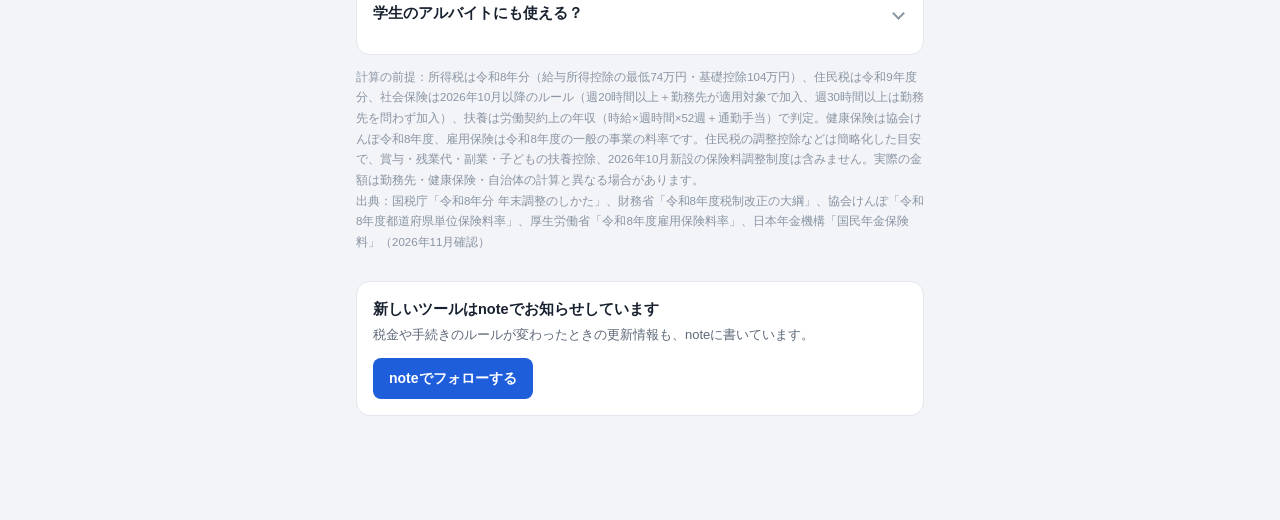
<file: nenshu-kabe.html>
<!DOCTYPE html>
<!-- © そらのツール箱（https://mizbas.github.io/sora-tools/）。購入した方とそのご家族の利用に限ります。中身や購入コードを、ほかの人に渡したり公開したりしないでください。 -->
<html lang="ja">
<head>
<meta charset="utf-8">
<meta name="viewport" content="width=device-width, initial-scale=1, viewport-fit=cover">
<meta name="theme-color" content="#FFFFFF">
<title>年収の壁シミュレーター｜そらのツール箱</title>
<link rel="icon" href="icon-192.png">
<link rel="stylesheet" href="app.css">
<script src="app.js"></script>
<style>
.hero{position:static}
.hero .row{align-items:baseline}
.badge.fuyou{background:#1F8A62}
.badge.shaho{background:#2F63C9}
.badge.kokuho{background:#B5452E}
.delta{font-size:13px;margin-top:6px}
.delta.bad{color:#FFB3AA}.delta.good{color:#9EE2C4}
.slider{margin:14px 0 4px}
input[type=range]{width:100%;accent-color:#7FA6EE;height:34px}
.hours{display:flex;justify-content:space-between;align-items:center;font-size:12px;color:rgba(255,255,255,.72)}
.step{font:inherit;font-size:20px;font-weight:600;width:44px;height:40px;border:0;border-radius:var(--r-sm);background:rgba(255,255,255,.14);color:#fff;cursor:pointer}
.full.compact{min-width:0}
.hero .yen-hint{color:rgba(255,255,255,.65)}
.find .inp{flex:1;min-width:0}
.find .inp input{width:100%}
.hours b{font-size:18px;color:#fff}
.sub3{display:grid;grid-template-columns:repeat(3,1fr);gap:8px;margin-top:12px}
.sub3 div{background:rgba(255,255,255,.08);border-radius:var(--r-sm);padding:8px 10px}
.sub3 span{display:block;font-size:11px;color:rgba(255,255,255,.7)}
.sub3 b{font-size:15px;font-variant-numeric:tabular-nums}
.verdict{display:grid;gap:10px}
.v{display:flex;gap:12px;align-items:flex-start;padding:12px 14px;border-radius:var(--r-md);border-left:3px solid var(--primary);background:var(--primary-soft)}
.v .ic{font-size:18px;line-height:1.2}
.v p{margin:0;font-size:13px;color:var(--sub);line-height:1.6}
.v strong{display:block;font-size:15px;color:var(--ink);margin-bottom:2px}
.v.ok{background:var(--pos-soft);border-left-color:var(--pos)}.v.ng{background:var(--neg-soft);border-left-color:var(--neg)}.v.go{background:var(--caution-soft);border-left-color:#D99A1E}
canvas{width:100%;height:240px;display:block;touch-action:pan-y}
.legend{display:flex;flex-wrap:wrap;gap:12px;font-size:11.5px;color:var(--sub);margin-top:6px}
.legend i{display:inline-block;width:14px;height:3px;border-radius:2px;vertical-align:middle;margin-right:4px}
tr.sec td{color:var(--faint);font-size:11.5px;padding-top:14px;border-bottom:none}
.scroll{overflow-x:auto;-webkit-overflow-scrolling:touch}
.full{font-size:11.5px;min-width:640px}
.full th{position:sticky;top:0;background:var(--surface);font-weight:600;color:var(--sub);text-align:right;padding:6px 4px;border-bottom:1px solid var(--line)}
.full td{padding:6px 4px;text-align:right}
.full tr.loss td{background:var(--neg-soft)}
.full tr.best td{background:var(--pos-soft)}
.find{display:flex;gap:8px;align-items:center;margin-top:12px;font-size:12px;color:rgba(255,255,255,.85);white-space:nowrap}
.find input{flex:1;min-width:0;width:auto;font-size:15px;padding:6px 8px;border-radius:var(--r-sm);border:0;background:#fff}
.find button{white-space:nowrap;font:inherit;font-size:12px;border:0;border-radius:var(--r-sm);padding:8px 10px;background:#fff;color:var(--navy);font-weight:700}
body{padding-bottom:calc(96px + env(safe-area-inset-bottom))}
.fab{position:fixed;left:0;right:0;bottom:0;padding:10px 16px calc(10px + env(safe-area-inset-bottom));background:rgba(255,255,255,.96);border-top:1px solid var(--line);-webkit-backdrop-filter:blur(12px);backdrop-filter:blur(12px)}
.fab .inner{max-width:600px;margin:0 auto;display:flex;gap:10px}
.fab .btn.ghost{flex:0 0 auto;padding:13px 16px}
</style>
</head>
<body>
<div class="wrap">
  <header><a href="./index.html">ツール一覧</a></header>
  <h1>年収の壁シミュレーター</h1>
  <p class="lead">2026年版。税金・社会保険・配偶者控除・配偶者手当をまとめて計算し、世帯の手取りが一番多くなる働き方を探します。入力内容はこの端末にだけ保存されます。分からない欄は「?」を押すと説明が出ます。</p>

  <section class="card hero" id="hero">
    <div class="row"><span class="label">世帯の手取り（年額）</span><span class="badge" id="stateBadge">扶養内</span></div>
    <div class="big" id="bigHousehold">-<small>円</small></div>
    <div class="delta" id="delta"></div>
    <div class="slider">
      <input type="range" id="hours" min="8" max="40" step="0.5" value="18" aria-label="週の労働時間">
      <div class="hours"><button type="button" class="step" data-d="-0.5" aria-label="30分減らす">−</button><span>週 <b id="hoursLabel">18</b> 時間・年収 <b id="incomeLabel">-</b></span><button type="button" class="step" data-d="0.5" aria-label="30分増やす">＋</button></div>
    </div>
    <div class="find"><span>年収から探す</span><input type="number" id="findIncome" inputmode="numeric" placeholder="例 1300000" step="10000"><button type="button" id="findBtn">この年収以内にする</button></div>
    <div class="sub3">
      <div><span>本人の手取り</span><b id="takeLabel">-</b></div>
      <div><span>社会保険料</span><b id="siLabel">-</b></div>
      <div><span>将来の年金増</span><b id="nenkinLabel">-</b></div>
    </div>
  </section>

  <section class="card">
    <h2>結論</h2>
    <div class="verdict" id="verdict"></div>
  </section>

  <section class="card">
    <h2>グラフ（タップで時間を選択）</h2>
    <canvas id="chart"></canvas>
    <div class="legend">
      <span><i style="background:var(--primary)"></i>世帯の手取り</span>
      <span><i style="background:#B7C2D3"></i><span id="altLabel">勤務先が社保の対象外なら</span></span>
      <span><i style="background:var(--warn);opacity:.35;height:8px"></i>働き損ゾーン</span>
    </div>
  </section>

  <section class="card">
    <h2><span class="num">1</span>働く人（パート・アルバイト）</h2>
    <div class="field"><label>時給<small>円</small></label><input type="number" id="wage" inputmode="numeric" step="10"></div>
    <div class="field"><label>通勤手当（月額）<small>税金はかからないが、社会保険と扶養の判定には入ります</small></label><input type="number" id="commute" inputmode="numeric" step="100"></div>
    <div class="field"><label>勤務先は社会保険の適用対象？<small>2026年10月〜：従業員51人以上の会社など</small></label>
      <div class="seg" data-key="covered"><button data-v="1">はい</button><button data-v="0">いいえ</button></div></div>
    <div class="field"><label>年齢<small>40〜64歳は介護保険料がかかります</small></label>
      <div class="seg" data-key="age40"><button data-v="0">40歳未満</button><button data-v="1">40〜64歳</button></div></div>
    <div class="field"><label>お住まいの都道府県<small>協会けんぽの健康保険料率を使います</small></label><select id="pref"></select></div>
    <details>
      <summary>くわしい設定（国保・住民税・健保組合）</summary>
      <div class="field"><label>健康保険料率（%）<small>健保組合の方だけ入力。空欄なら都道府県の料率</small></label><input type="number" id="healthRatePct" inputmode="decimal" step="0.01" placeholder="自動"></div>
      <div class="field"><label>扶養から外れる年収<small>通常130万円（60歳以上などは180万円）</small></label><input type="number" id="fuyouLine" inputmode="numeric" step="10000"></div>
      <div class="field"><label>住民税が非課税になる所得<small>多くの自治体で45万円（年収119万円）</small></label><input type="number" id="hikazei" inputmode="numeric" step="10000"></div>
      <div class="field"><label>住民税の均等割（年額）</label><input type="number" id="kintou" inputmode="numeric" step="100"></div>
      <div class="field"><label>国保の所得割率（%）<small>市区町村の国保料率（医療＋支援金＋介護分）</small></label><input type="number" id="kokuhoRatePct" inputmode="decimal" step="0.01"></div>
      <div class="field"><label>国保の均等割（年額）</label><input type="number" id="kokuhoKin" inputmode="numeric" step="100"></div>
      <div class="field"><label>国保の平等割（年額）</label><input type="number" id="kokuhoHei" inputmode="numeric" step="100"></div>
    </details>
  </section>

  <section class="card">
    <h2><span class="num">2</span>配偶者（主な稼ぎ手）</h2>
    <button class="slip-open" id="useShared" type="button" style="display:none"></button>
    <div class="field"><label>年収（額面）</label><input type="number" id="spouseIncome" inputmode="numeric" step="100000"></div>
    <div class="field"><label>会社の配偶者手当（月額）<small>家族手当がなければ0</small></label><input type="number" id="allowance" inputmode="numeric" step="1000"></div>
    <div class="field"><label>手当がもらえる年収の上限<small>会社の規定（例：103万円・130万円）</small></label><input type="number" id="allowanceLimit" inputmode="numeric" step="10000"></div>
    <details>
      <summary>くわしい設定</summary>
      <div class="field"><label>社会保険料率の目安（%）<small>給与明細の社会保険料÷額面。不明なら15</small></label><input type="number" id="spouseSiRatePct" inputmode="decimal" step="0.1"></div>
      <div class="field"><label>その他の所得控除（所得税）<small>生命保険料・iDeCo・扶養控除など</small></label><input type="number" id="spouseOther" inputmode="numeric" step="10000"></div>
      <div class="field"><label>その他の所得控除（住民税）</label><input type="number" id="spouseOtherJ" inputmode="numeric" step="10000"></div>
    </details>
  </section>

  <section class="card">
    <h2>この時間の内訳</h2>
    <table id="breakdown"></table>
  </section>

  <section class="card">
    <details>
      <summary>週8〜40時間の一覧表を見る</summary>
      <label class="slip-opt" style="display:flex;gap:8px;font-size:13px;padding:6px 0"><input type="checkbox" id="fullCols"> 社保・税・手当の内訳も表示（横にスクロール）</label>
      <div class="scroll"><table class="full" id="fullTable"></table></div>
    </details>
  </section>


  <section class="card faq">
    <h2>よくある質問</h2>
    <details><summary>106万円の壁はなくなったの？</summary><div class="a">2026年10月に、社会保険に入る条件のうち「月8.8万円（年収約106万円）以上」という賃金の条件がなくなりました。代わりに、<b>週の所定労働時間が20時間以上</b>で、勤務先が社会保険の適用対象なら、年収に関係なく加入します。だからこのツールは「年収」ではなく「週の労働時間」で比べています。</div></details>
    <details><summary>「週20時間」はどう数える？</summary><div class="a">雇用契約書や労働条件通知書に書かれた<b>所定労働時間</b>で数えます。たまの残業は含みません。シフトが月単位で決まっている場合は「月の所定時間×12÷52」が目安です。</div></details>
    <details><summary>勤務先が「社会保険の適用対象」か分からない</summary><div class="a">勤務先に「週20時間以上働くと社会保険に入りますか？」と聞くのが確実です。2026年10月時点では、主に厚生年金の加入者が51人以上の会社が対象です（51人未満でも、労使で合意して適用している会社もあります）。対象の会社は段階的に広がり、2035年10月にはすべての会社が対象になる予定です。迷ったら「はい」と「いいえ」を切り替えて両方の結果を見ておくと安心です（グラフの灰色の線がもう一方の結果です）。</div></details>
    <details><summary>残業で年収が130万円を超えそう</summary><div class="a">2026年4月から、社会保険の扶養（130万円）は<b>残業代を除いた労働契約上の年収</b>で判定されるようになりました。契約上130万円未満なら、繁忙期の残業で一時的に超えても、すぐに扶養から外れるわけではありません。ただし、最初から残業ありきで契約を低く書いていた場合などは外れることがあります。</div></details>
    <details><summary>社会保険に入るのは損？</summary><div class="a">目先の手取りは減りますが、保険料の半分は会社が負担し、<b>将来の厚生年金が増えます</b>（画面上部の「将来の年金増」）。病気やけがで休んだときの傷病手当金、出産で休んだときの出産手当金も受けられるようになります。「働き損ゾーン」を抜ける時間まで働けるなら、手取りも保障も増えます。</div></details>
    <details><summary>年収130万円を少し超えたらどうなる？</summary><div class="a">勤務先の社会保険に入らない場合、配偶者の扶養から外れて、<b>国民健康保険と国民年金（年約21.5万円）</b>を自分で払うことになります。130万円を少し超えたあたりがいちばん手取りが落ちるので、グラフの赤い範囲で確認してください。</div></details>
    <details><summary>配偶者の会社の家族手当はどう入れる？</summary><div class="a">配偶者の会社の給与規程（家族手当・配偶者手当）を確認して、月額と「もらえる年収の上限」を入れてください。「税法上の扶養」「年収103万円以下」「130万円未満」など会社によって条件が違います。手当が多い会社では、この壁がいちばん大きいこともあります。</div></details>
    <details><summary>保険料調整制度ってなに？</summary><div class="a">2026年10月に始まった、新しく社会保険の対象になった人の手取りが急に減らないよう、会社が保険料の一部を負担できる特例です。使うかどうかは会社が決めるので、このツールには含めていません。勤務先が使う場合は、手取りの落ち込みはこのツールの結果より小さくなります。</div></details>
    <details><summary>学生のアルバイトにも使える？</summary><div class="a">このツールは「配偶者の扶養に入っている人」向けです。昼間の学生は勤務先の社会保険の対象外で、19〜22歳の扶養の上限（社会保険150万円・税金の特定親族特別控除）も別の仕組みのため、正しく計算できません。</div></details>
  </section>
  <p class="note">
    計算の前提：所得税は令和8年分（給与所得控除の最低74万円・基礎控除104万円）、住民税は令和9年度分、社会保険は2026年10月以降のルール（週20時間以上＋勤務先が適用対象で加入、週30時間以上は勤務先を問わず加入）、扶養は労働契約上の年収（時給×週時間×52週＋通勤手当）で判定。健康保険は協会けんぽ令和8年度、雇用保険は令和8年度の一般の事業の料率です。住民税の調整控除などは簡略化した目安で、賞与・残業代・副業・子どもの扶養控除、2026年10月新設の保険料調整制度は含みません。実際の金額は勤務先・健康保険・自治体の計算と異なる場合があります。<br>
    出典：国税庁「令和8年分 年末調整のしかた」、財務省「令和8年度税制改正の大綱」、協会けんぽ「令和8年度都道府県単位保険料率」、厚生労働省「令和8年度雇用保険料率」、日本年金機構「国民年金保険料」（2026年11月確認）
  </p>
</div>

<div class="fab"><div class="inner">
  <button class="btn ghost" id="resetBtn">初期値</button>
  <button class="btn" id="bestBtn">扶養内の最大に合わせる</button>
</div></div>

<script>/*! © そらのツール箱（https://mizbas.github.io/sora-tools/）。購入した方とそのご家族の利用に限ります。中身や購入コードを、ほかの人に渡したり公開したりしないでください。 */(function($){const v={kounen:.0915,koyou:.005,kaigo:.0162,kosodate:.0023,kokunenMonth:17920,kyuyoMin:74e4,juminKiso:43e4,nenkinRate:.005481},h=[["北海道",10.28],["青森県",9.85],["岩手県",9.51],["宮城県",10.1],["秋田県",10.01],["山形県",9.75],["福島県",9.5],["茨城県",9.52],["栃木県",9.82],["群馬県",9.68],["埼玉県",9.67],["千葉県",9.73],["東京都",9.85],["神奈川県",9.92],["新潟県",9.21],["富山県",9.59],["石川県",9.7],["福井県",9.71],["山梨県",9.55],["長野県",9.63],["岐阜県",9.8],["静岡県",9.61],["愛知県",9.93],["三重県",9.77],["滋賀県",9.88],["京都府",9.89],["大阪府",10.13],["兵庫県",10.12],["奈良県",9.91],["和歌山県",10.06],["鳥取県",9.86],["島根県",9.94],["岡山県",10.05],["広島県",9.78],["山口県",10.15],["徳島県",10.24],["香川県",10.02],["愛媛県",9.98],["高知県",10.05],["福岡県",10.11],["佐賀県",10.55],["長崎県",10.06],["熊本県",10.08],["大分県",10.08],["宮崎県",9.77],["鹿児島県",10.13],["沖縄県",9.44]],x=[[0,58e3],[63e3,68e3],[73e3,78e3],[83e3,88e3],[93e3,98e3],[101e3,104e3],[107e3,11e4],[114e3,118e3],[122e3,126e3],[13e4,134e3],[138e3,142e3],[146e3,15e4],[155e3,16e4],[165e3,17e4],[175e3,18e4],[185e3,19e4],[195e3,2e5],[21e4,22e4],[23e4,24e4],[25e4,26e4],[27e4,28e4],[29e4,3e5],[31e4,32e4],[33e4,34e4],[35e4,36e4],[37e4,38e4],[395e3,41e4],[425e3,44e4],[455e3,47e4],[485e3,5e5],[515e3,53e4],[545e3,56e4],[575e3,59e4],[605e3,62e4],[635e3,65e4],[665e3,68e4],[695e3,71e4],[73e4,75e4]],C=[[0,104e4],[4890001,67e4],[6550001,62e4],[23500001,48e4],[24000001,32e4],[24500001,16e4],[25000001,0]],c=[[0,38e4,33e4,5e4],[620001,38e4,33e4,5e4],[950001,36e4,33e4,3e4],[1000001,31e4,31e4,0],[1050001,26e4,26e4,0],[1100001,21e4,21e4,0],[1150001,16e4,16e4,0],[1200001,11e4,11e4,0],[1250001,6e4,6e4,0],[1300001,3e4,3e4,0],[1330001,0,0,0]],H=(i,a)=>{let y=i[0];for(const E of i)if(a>=E[0])y=E;else break;return y},w=(i,a)=>Math.floor(i/a+1e-9)*a,r=(i,a)=>Math.ceil(i/a-1e-9)*a;function D(i){const a=i<=18e5?i*.4-1e5:i<=36e5?i*.3+8e4:i<=66e5?i*.2+44e4:i<=85e5?i*.1+11e5:195e4;return Math.max(0,i-Math.max(v.kyuyoMin,a))}function R(i){const a=[[195e4,.05,0],[33e5,.1,97500],[695e4,.2,427500],[9e6,.23,636e3],[18e6,.33,1536e3],[4e7,.4,2796e3]];for(const[y,E,g]of a)if(i<=y)return w((i*E-g)*1.021,100);return w((i*.45-4796e3)*1.021,100)}const j={wage:1200,commute:0,covered:!0,age40:!1,pref:"大阪府",healthRate:null,fuyouLine:13e5,hikazei:45e4,kintou:5e3,kokuhoRate:.1,kokuhoKin:5e4,kokuhoHei:3e4,spouseIncome:5e6,spouseSiRate:.15,spouseOther:0,spouseOtherJ:0,allowance:0,allowanceLimit:13e5};function F(i){if(i.healthRate!=null&&i.healthRate!=="")return Number(i.healthRate);const a=h.find(y=>y[0]===i.pref);return(a?a[1]:10)/100}function s(i){const a=Object.assign({},j,i),y=F(a),E=Number(a.spouseIncome),g=D(E),O=Math.round(E*a.spouseSiRate),p=H(C,g)[1],T=g<=9e6?1:g<=95e5?2/3:g<=1e7?1/3:0,A=[];for(let l=8;l<=40.0001;l+=.5){const f=Math.round(l*2)/2,k=Math.round(a.wage*f*52),B=a.commute*12,m=k+B,b=f>=30||f>=20&&a.covered?"shaho":m>=a.fuyouLine?"kokuho":"fuyou",U=m/12,L=H(x,U)[1],d=Math.min(Math.max(L,88e3),65e4),P=b==="shaho"?Math.round(L*(y+(a.age40?v.kaigo:0)+v.kosodate)/2)*12:0,S=b==="shaho"?Math.round(d*v.kounen)*12:0,N=f>=20?Math.round(m*v.koyou):0,M=D(k),q=b==="kokuho"?Math.round(Math.max(0,M-v.juminKiso)*a.kokuhoRate+a.kokuhoKin+a.kokuhoHei):0,J=b==="kokuho"?v.kokunenMonth*12:0,W=P+S+N+q+J,Y=R(w(Math.max(0,M-W-H(C,M)[1]),1e3)),_=w(Math.max(0,M-W-v.juminKiso),1e3),G=M<=a.hikazei?0:Math.max(0,w(_*.1-Math.min(5e4,_)*.05,100))+a.kintou,Q=k-W-Y-G,V=k<=a.allowanceLimit?a.allowance*12:0,X=H(c,M),Z=T===0?0:r(X[1]*T,1e4),t0=T===0?0:r(X[2]*T,1e4),e0=R(w(Math.max(0,g-O-p-a.spouseOther-Z),1e3)),z=w(Math.max(0,g-O-v.juminKiso-a.spouseOtherJ-t0),1e3),o0=5e4+(T>0?X[3]:0),a0=z<=2e6?Math.min(o0,z)*.05:Math.max(2500,(o0-(z-2e6))*.05),n0=Math.max(0,w(z*.1-a0,100))+a.kintou,s0=E-O-e0-n0,l0=Q+s0+V,c0=b==="shaho"?Math.round(d*12*v.nenkinRate):0;A.push({hours:f,income:k,commuteYear:B,judge:m,state:b,ken:P,kou:S,koy:N,kokuho:q,kokunen:J,si:W,shotoku:M,incomeTax:Y,residentTax:G,take:Q,allowance:V,spouseDeduction:Z,spouseDeductionJ:t0,spouseIncomeTax:e0,spouseResidentTax:n0,spouseTake:s0,household:l0,nenkin:c0})}const K=A.filter(l=>l.state==="fuyou"),t=K.length?Math.max(...K.map(l=>l.household)):null,n=t==null?null:K.find(l=>l.household===t),o=A.filter(l=>l.state!=="fuyou"),e=o.length?o[0].hours:null,u=t==null?null:o.find(l=>l.household>t)||null;return{rows:A,best:t,bestRow:n,wall:e,recoverHours:u?u.hours:null,recoverRow:u,healthRate:y}}const I={simulate:s,DEFAULTS:j,PREFS:h,RATES:v,kyuyoShotoku:D,incomeTax:R};typeof module<"u"&&module.exports?module.exports=I:$.KabeCalc=I})(typeof window<"u"?window:globalThis),function(){const $=window.KabeCalc,v="sora.nenshu-kabe.v1",h=t=>t==null?"-":Math.round(t).toLocaleString("ja-JP"),x=t=>(Math.round(t/1e3)/10).toLocaleString("ja-JP",{maximumFractionDigits:1})+"万",C={fuyou:"扶養内",shaho:"勤務先の社会保険",kokuho:"国保＋国民年金"},c=t=>document.getElementById(t),H=["wage","commute","fuyouLine","hikazei","kintou","kokuhoKin","kokuhoHei","spouseIncome","allowance","allowanceLimit","spouseOther","spouseOtherJ"],w={healthRatePct:"healthRate",kokuhoRatePct:"kokuhoRate",spouseSiRatePct:"spouseSiRate"};let r=D();function D(){let t={};try{t=JSON.parse(localStorage.getItem(v)||"{}")}catch{}return Object.assign({},$.DEFAULTS,{hours:18},t)}function R(){try{localStorage.setItem(v,JSON.stringify(r))}catch{}}const j=c("pref");$.PREFS.forEach(([t,n])=>{const o=document.createElement("option");o.value=t,o.textContent=t,j.appendChild(o)});function F(){H.forEach(t=>c(t).value=r[t]),Object.entries(w).forEach(([t,n])=>{const o=r[n];c(t).value=o==null||o===""?"":+(o*100).toFixed(3)}),j.value=r.pref,document.querySelectorAll(".seg").forEach(t=>{const n=r[t.dataset.key]?"1":"0";t.querySelectorAll("button").forEach(o=>o.classList.toggle("on",o.dataset.v===n))}),c("hours").value=r.hours}H.forEach(t=>c(t).addEventListener("input",n=>{const o=parseFloat(n.target.value);r[t]=isNaN(o)?0:o,i()})),Object.entries(w).forEach(([t,n])=>c(t).addEventListener("input",o=>{const e=parseFloat(o.target.value);r[n]=isNaN(e)?n==="healthRate"?null:0:e/100,i()})),j.addEventListener("change",t=>{r.pref=t.target.value,i()}),document.querySelectorAll(".seg").forEach(t=>t.addEventListener("click",n=>{const o=n.target.closest("button");o&&(r[t.dataset.key]=o.dataset.v==="1",F(),i())})),c("hours").addEventListener("input",t=>{r.hours=parseFloat(t.target.value),a(),R()}),c("resetBtn").addEventListener("click",()=>{r=Object.assign({},$.DEFAULTS,{hours:18}),F(),i()}),c("bestBtn").addEventListener("click",()=>{s.bestRow&&(r.hours=s.bestRow.hours,c("hours").value=r.hours,a(),R(),window.scrollTo({top:0,behavior:"smooth"}))}),document.querySelectorAll(".step").forEach(t=>t.addEventListener("click",()=>{r.hours=Math.min(40,Math.max(8,r.hours+parseFloat(t.dataset.d))),c("hours").value=r.hours,a(),R()})),c("fullCols").addEventListener("change",O),function(){const t=window.SoraUI&&SoraUI.getShared(),n=c("useShared");!t||!(t.salary>0)||(n.style.display="",n.textContent=`ほかのツールで入力した年収（${SoraUI.readable(t.salary)}）を使う`,n.onclick=()=>{r.spouseIncome=t.salary,t.socialInsurance>0&&(r.spouseSiRate=Math.round(t.socialInsurance/t.salary*1e3)/1e3),F(),i(),n.textContent="年収と社会保険料率を読み込みました"})}();let s,I;function i(){s=$.simulate(r),I=$.simulate(Object.assign({},r,{covered:!r.covered})),a(),R()}function a(){const t=s.rows.find(e=>e.hours===r.hours)||s.rows[0];c("hoursLabel").textContent=t.hours,c("incomeLabel").textContent=x(t.income)+"円",c("bigHousehold").innerHTML=h(t.household)+"<small>円</small>";const n=c("stateBadge");n.textContent=C[t.state],n.className="badge "+t.state,c("takeLabel").textContent=x(t.take),c("siLabel").textContent=x(t.si),c("nenkinLabel").textContent=t.nenkin?"+"+h(t.nenkin)+"円/年":"-";const o=c("delta");if(s.best!=null&&t.state!=="fuyou"){const e=t.household-s.best;o.textContent=e<0?"扶養内の最大より "+h(-e)+" 円少ない（働き損）":"扶養内の最大より "+h(e)+" 円多い",o.className="delta "+(e<0?"bad":"good")}else if(s.best!=null&&t.state==="fuyou"){const e=s.best-t.household;o.textContent=e>0?"扶養内のままあと "+h(e)+" 円増やせます":"扶養内で手取りが最大の働き方です",o.className="delta good"}else o.textContent="";y(),E(t),O(),T()}function y(){const t=[];if(s.bestRow&&t.push(`<div class="v ok"><div class="ic">✓</div><div><strong>扶養内なら 週${s.bestRow.hours}時間（年収${x(s.bestRow.income)}円）</strong><p>世帯の手取りは ${h(s.best)} 円。扶養内ではこれが最大です。</p></div></div>`),s.wall!=null&&s.recoverHours!=null){const n=s.recoverHours-.5;t.push(`<div class="v ng"><div class="ic">!</div><div><strong>週${s.wall}〜${n}時間は働き損</strong><p>${s.rows.find(o=>o.hours===s.wall).state==="shaho"?"勤務先の社会保険":"国保と国民年金"}の負担で、扶養内より世帯の手取りが減ります。</p></div></div>`),t.push(`<div class="v go"><div class="ic">→</div><div><strong>壁を越えるなら 週${s.recoverHours}時間以上（年収${x(s.recoverRow.income)}円〜）</strong><p>ここから扶養内の最大を上回ります。${s.recoverRow.nenkin?"社会保険に入ると将来の厚生年金が1年あたり約"+h(s.recoverRow.nenkin)+"円増えます。":""}</p></div></div>`)}else s.wall!=null?t.push(`<div class="v ng"><div class="ic">!</div><div><strong>週${s.wall}時間以上は、40時間まで働いても扶養内の最大に届きません</strong><p>時給や条件を変えて比べてみてください。</p></div></div>`):t.push('<div class="v ok"><div class="ic">✓</div><div><strong>週40時間まで社会保険の壁はありません</strong><p>働くほど世帯の手取りは増えます。</p></div></div>');c("verdict").innerHTML=t.join("")}function E(t){const n=(e,u,l)=>`<tr class="${l||""}"><td>${e}</td><td>${u}</td></tr>`;let o="";o+=n("本人","","sec"),o+=n("年収（給与）",h(t.income)+" 円"),o+=n("社会保険の状態",C[t.state]),t.ken&&(o+=n("健康保険・介護・子育て支援金","−"+h(t.ken)+" 円")),t.kou&&(o+=n("厚生年金","−"+h(t.kou)+" 円")),t.koy&&(o+=n("雇用保険","−"+h(t.koy)+" 円")),t.kokuho&&(o+=n("国民健康保険","−"+h(t.kokuho)+" 円")),t.kokunen&&(o+=n("国民年金","−"+h(t.kokunen)+" 円")),o+=n("所得税",t.incomeTax?"−"+h(t.incomeTax)+" 円":"0 円"),o+=n("住民税",t.residentTax?"−"+h(t.residentTax)+" 円":"0 円"),o+=n("本人の手取り",h(t.take)+" 円","total"),o+=n("配偶者","","sec"),o+=n("配偶者（特別）控除（所得税）",h(t.spouseDeduction)+" 円"),o+=n("配偶者の所得税＋住民税","−"+h(t.spouseIncomeTax+t.spouseResidentTax)+" 円"),t.allowance&&(o+=n("会社の配偶者手当","+"+h(t.allowance)+" 円")),o+=n("配偶者の手取り（手当込み）",h(t.spouseTake+t.allowance)+" 円","total"),o+=n("","","sec"),o+=n("世帯の手取り",h(t.household)+" 円","total"),c("breakdown").innerHTML=o}let g=!1;document.querySelector("#fullTable").closest("details").addEventListener("toggle",t=>{g=t.target.open,g&&O()});function O(){if(!g)return;const t=c("fullCols").checked;if(c("fullTable").classList.toggle("compact",!t),!t){let e="<tr><th>週h</th><th>年収</th><th>状態</th><th>世帯手取り</th><th>増減</th></tr>",u=null;s.rows.forEach(l=>{const f=s.best!=null&&l.state!=="fuyou"&&l.household<s.best,k=s.bestRow&&l.hours===s.bestRow.hours;e+=`<tr class="${f?"loss":k?"best":""}"><td>${l.hours}</td><td>${x(l.income)}</td><td>${C[l.state].replace("勤務先の","").replace("＋国民年金","")}</td><td>${h(l.household)}</td><td>${u==null?"":h(l.household-u)}</td></tr>`,u=l.household}),c("fullTable").innerHTML=e;return}let n="<tr><th>週h</th><th>年収</th><th>状態</th><th>社保</th><th>税</th><th>本人手取り</th><th>配偶者手当</th><th>世帯手取り</th><th>増減</th></tr>",o=null;s.rows.forEach(e=>{const u=s.best!=null&&e.state!=="fuyou"&&e.household<s.best,l=s.bestRow&&e.hours===s.bestRow.hours;n+=`<tr class="${u?"loss":l?"best":""}"><td>${e.hours}</td><td>${h(e.income)}</td><td>${C[e.state].replace("勤務先の","")}</td><td>${h(e.si)}</td><td>${h(e.incomeTax+e.residentTax)}</td><td>${h(e.take)}</td><td>${h(e.allowance)}</td><td>${h(e.household)}</td><td>${o==null?"":h(e.household-o)}</td></tr>`,o=e.household}),c("fullTable").innerHTML=n}const p=c("chart");function T(){const t=window.devicePixelRatio||1,n=p.clientWidth,o=p.clientHeight;p.width=n*t,p.height=o*t;const e=p.getContext("2d");e.setTransform(t,0,0,t,0,0),e.clearRect(0,0,n,o);const u={l:44,r:10,t:12,b:26},l=s.rows.map(d=>d.household).concat(I.rows.map(d=>d.household));let f=Math.min(...l),k=Math.max(...l);const B=k-f||1;f-=B*.05,k+=B*.05;const m=d=>u.l+(d-8)/32*(n-u.l-u.r),b=d=>u.t+(1-(d-f)/(k-f))*(o-u.t-u.b);e.font="10px sans-serif",e.fillStyle="#8A94A3",e.strokeStyle="#E2E7EE",e.lineWidth=1;for(let d=0;d<=4;d++){const P=f+(k-f)*d/4,S=b(P);e.beginPath(),e.moveTo(u.l,S),e.lineTo(n-u.r,S),e.stroke(),e.textAlign="right",e.fillText(Math.round(P/1e4)+"万",u.l-6,S+3)}if(e.textAlign="center",[8,16,20,24,30,40].forEach(d=>e.fillText(d+"h",m(d),o-8)),s.wall!=null){const d=s.recoverHours!=null?s.recoverHours-.25:40;e.fillStyle="rgba(207,59,50,.10)",e.fillRect(m(s.wall-.25),u.t,m(d)-m(s.wall-.25),o-u.t-u.b)}s.best!=null&&(e.setLineDash([4,4]),e.strokeStyle="#0E8A5F",e.beginPath(),e.moveTo(u.l,b(s.best)),e.lineTo(n-u.r,b(s.best)),e.stroke(),e.setLineDash([]));const U=(d,P,S)=>{e.strokeStyle=P,e.lineWidth=S,e.beginPath(),d.forEach((N,M)=>{const q=m(N.hours),J=b(N.household);M?e.lineTo(q,J):e.moveTo(q,J)}),e.stroke()};U(I.rows,"#B7C2D3",1.5),U(s.rows,"#1F5EDB",2.5),s.bestRow&&(e.fillStyle="#0E8A5F",e.beginPath(),e.arc(m(s.bestRow.hours),b(s.best),4.5,0,7),e.fill());const L=s.rows.find(d=>d.hours===r.hours);L&&(e.strokeStyle="#14284B",e.lineWidth=2,e.beginPath(),e.moveTo(m(L.hours),u.t),e.lineTo(m(L.hours),o-u.b),e.stroke(),e.fillStyle="#14284B",e.beginPath(),e.arc(m(L.hours),b(L.household),5.5,0,7),e.fill()),c("altLabel").textContent=r.covered?"勤務先が社保の対象外なら":"勤務先が社保の対象なら",p._X=m,p._pad=u}p.addEventListener("click",t=>{const n=p.getBoundingClientRect(),o=t.clientX-n.left,e=p._pad,u=p.clientWidth;let l=8+(o-e.l)/(u-e.l-e.r)*32;l=Math.min(40,Math.max(8,Math.round(l*2)/2)),r.hours=l,c("hours").value=l,a(),R()}),window.addEventListener("resize",T);const A={wage:"雇用契約で決まっている<b>基本の時給</b>。深夜・休日の割増分は入れません。時給が途中で上がった場合は、これからの時給で考えるのがおすすめです。",commute:"通勤手当（交通費）の<b>月額</b>。税金はかかりませんが、社会保険料の計算と扶養（130万円）の判定には含まれます。",covered:"勤務先に「週20時間以上働くと社会保険に入りますか？」と聞くと確実です。2026年10月時点は、主に厚生年金の加入者が<b>51人以上の会社</b>が対象。迷ったら両方を切り替えて比べてください（グラフの灰色の線がもう一方）。",age40:"40歳になった月から64歳まで、健康保険料に<b>介護保険料</b>が上乗せされます。",pref:"協会けんぽの都道府県ごとの健康保険料率（令和8年度）を使います。大企業などの<b>健康保険組合</b>に入る場合は、「くわしい設定」の健康保険料率に組合の料率（本人負担×2）を入れてください。",healthRatePct:"健保組合の料率（会社と本人の合計）。給与明細の健康保険料÷標準報酬月額×2で計算できます。空欄なら都道府県の料率。",fuyouLine:"配偶者の健康保険の扶養に入れる年収の上限。通常<b>130万円未満</b>、60歳以上や障害のある方は180万円未満です。",hikazei:"住民税（所得割）がかからない所得の上限。多くの市区町村で45万円（給与だけなら年収119万円）。お住まいの市区町村のサイトで「住民税 非課税 基準」を確認できます。",kintou:"住民税の均等割。多くの地域で年5,000円（森林環境税1,000円を含む）。",kokuhoRatePct:"勤務先の社会保険に入らず扶養から外れたときの国民健康保険料の「所得割率」（医療分＋支援金分＋介護分の合計）。市区町村のサイトの「国民健康保険料の計算方法」に載っています。",kokuhoKin:"国保の「均等割」（1人あたり年額、医療分＋支援金分＋介護分の合計）。",kokuhoHei:"国保の「平等割」（1世帯あたり年額）。平等割がない市区町村は0。",spouseIncome:"配偶者（主な稼ぎ手）の<b>額面の年収</b>（源泉徴収票の「支払金額」）。配偶者控除・配偶者特別控除による税金の変化を計算します。",allowance:"配偶者の会社の<b>家族手当・配偶者手当</b>の月額。会社の給与規程を確認してください。なければ0。",allowanceLimit:"手当がもらえる、あなたの年収の上限（会社の規程）。「103万円以下」「130万円未満」など会社ごとに違います。",spouseSiRatePct:"配偶者の給与明細の社会保険料（健康保険＋厚生年金＋雇用保険）÷額面。分からなければ15%のままでOK。",spouseOther:"生命保険料控除・iDeCo・扶養控除など、配偶者控除以外の所得控除（所得税）。分からなければ0。",spouseOtherJ:"上と同じものの住民税での金額。分からなければ0。"};function K(){document.querySelectorAll(".card .field").forEach(t=>{if(t.dataset.helped)return;const n=t.querySelector("input[id], select[id]"),o=t.querySelector(".seg[data-key]"),e=n?n.id:o?o.dataset.key:null;if(!e||!A[e])return;t.dataset.helped="1";const u=t.querySelector("label"),l=u.querySelector("small"),f=document.createElement("button");f.type="button",f.className="qbtn",f.textContent="?",l?u.insertBefore(f,l):u.appendChild(f);const k=document.createElement("div");k.className="help",k.innerHTML=A[e],t.appendChild(k),f.onclick=()=>{f.classList.toggle("on"),k.classList.toggle("on")}})}c("findBtn").addEventListener("click",()=>{const t=parseFloat(c("findIncome").value);if(!t||!r.wage)return;let n=Math.floor(t/(r.wage*52)*2+1e-9)/2;n=Math.min(40,Math.max(8,n)),r.hours=n,c("hours").value=n,a(),R()}),K(),F(),i()}();</script>
</body>
</html>
</file>
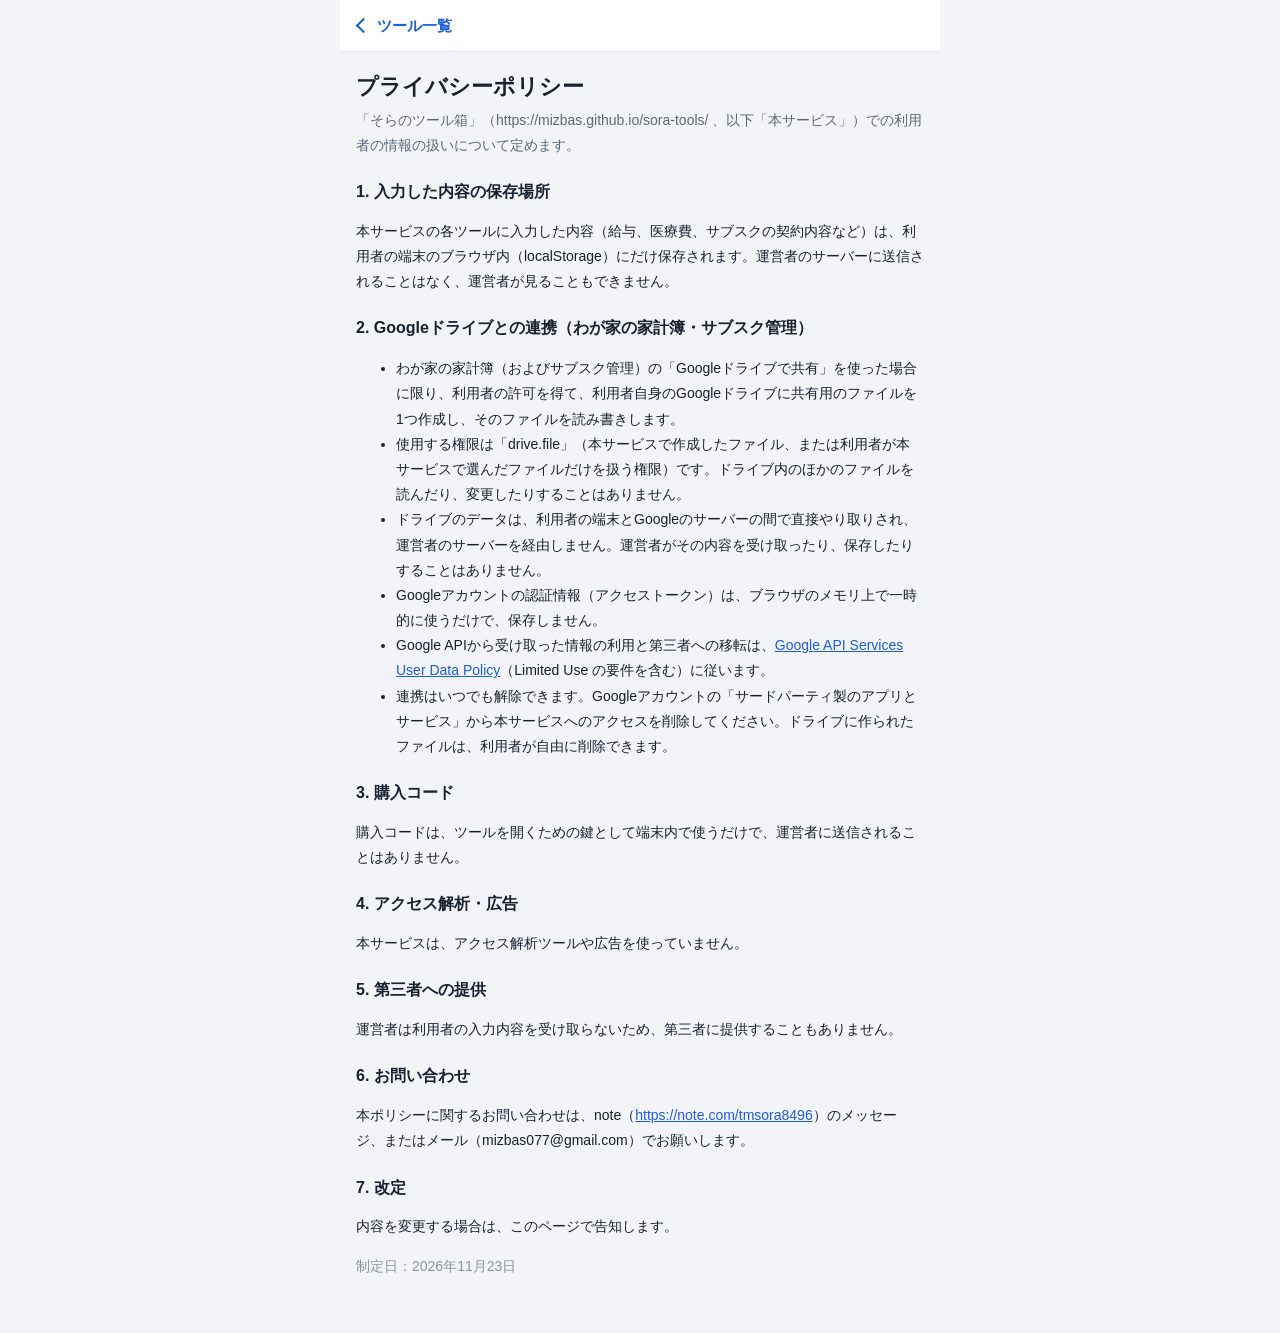
<file: privacy.html>
<!DOCTYPE html>
<html lang="ja">
<head>
<meta charset="utf-8">
<meta name="viewport" content="width=device-width, initial-scale=1, viewport-fit=cover">
<meta name="theme-color" content="#FFFFFF">
<title>プライバシーポリシー｜そらのツール箱</title>
<link rel="icon" href="icon-192.png">
<link rel="stylesheet" href="app.css?v=mwydemed">
<style>.wrap h2{font-size:16px;margin:22px 0 6px}.wrap p,.wrap li{font-size:14px;line-height:1.8}</style>
</head>
<body>
<div class="wrap">
  <header><a href="./index.html">ツール一覧</a></header>
  <h1>プライバシーポリシー</h1>
  <p class="lead">「そらのツール箱」（https://mizbas.github.io/sora-tools/ 、以下「本サービス」）での利用者の情報の扱いについて定めます。</p>

  <h2>1. 入力した内容の保存場所</h2>
  <p>本サービスの各ツールに入力した内容（給与、医療費、サブスクの契約内容など）は、利用者の端末のブラウザ内（localStorage）にだけ保存されます。運営者のサーバーに送信されることはなく、運営者が見ることもできません。</p>

  <h2>2. Googleドライブとの連携（わが家の家計簿・サブスク管理）</h2>
  <ul>
    <li>わが家の家計簿（およびサブスク管理）の「Googleドライブで共有」を使った場合に限り、利用者の許可を得て、利用者自身のGoogleドライブに共有用のファイルを1つ作成し、そのファイルを読み書きします。</li>
    <li>使用する権限は「drive.file」（本サービスで作成したファイル、または利用者が本サービスで選んだファイルだけを扱う権限）です。ドライブ内のほかのファイルを読んだり、変更したりすることはありません。</li>
    <li>ドライブのデータは、利用者の端末とGoogleのサーバーの間で直接やり取りされ、運営者のサーバーを経由しません。運営者がその内容を受け取ったり、保存したりすることはありません。</li>
    <li>Googleアカウントの認証情報（アクセストークン）は、ブラウザのメモリ上で一時的に使うだけで、保存しません。</li>
    <li>Google APIから受け取った情報の利用と第三者への移転は、<a href="https://developers.google.com/terms/api-services-user-data-policy" target="_blank" rel="noopener">Google API Services User Data Policy</a>（Limited Use の要件を含む）に従います。</li>
    <li>連携はいつでも解除できます。Googleアカウントの「サードパーティ製のアプリとサービス」から本サービスへのアクセスを削除してください。ドライブに作られたファイルは、利用者が自由に削除できます。</li>
  </ul>

  <h2>3. 購入コード</h2>
  <p>購入コードは、ツールを開くための鍵として端末内で使うだけで、運営者に送信されることはありません。</p>

  <h2>4. アクセス解析・広告</h2>
  <p>本サービスは、アクセス解析ツールや広告を使っていません。</p>

  <h2>5. 第三者への提供</h2>
  <p>運営者は利用者の入力内容を受け取らないため、第三者に提供することもありません。</p>

  <h2>6. お問い合わせ</h2>
  <p>本ポリシーに関するお問い合わせは、note（<a href="https://note.com/tmsora8496" target="_blank" rel="noopener">https://note.com/tmsora8496</a>）のメッセージ、またはメール（mizbas077@gmail.com）でお願いします。</p>

  <h2>7. 改定</h2>
  <p>内容を変更する場合は、このページで告知します。</p>
  <p class="note">制定日：2026年11月23日</p>
</div>
</body>
</html>
</file>
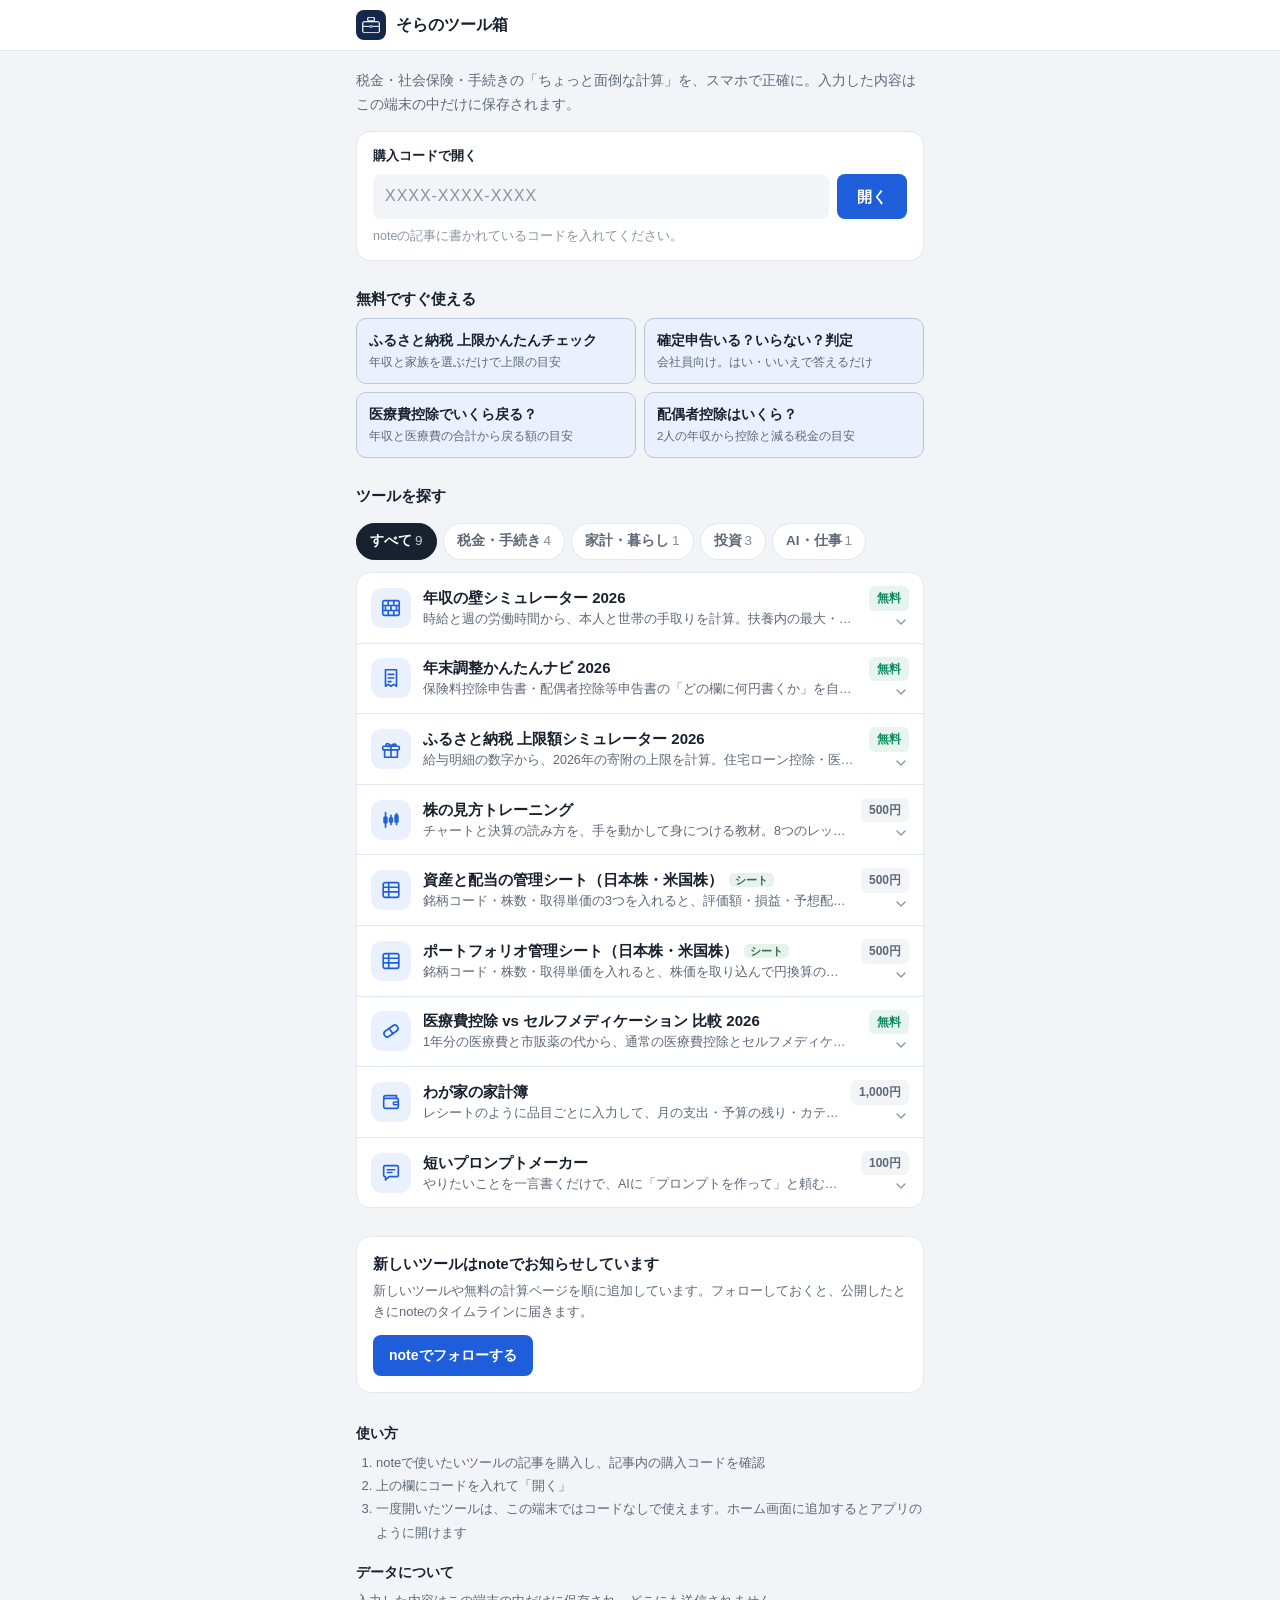
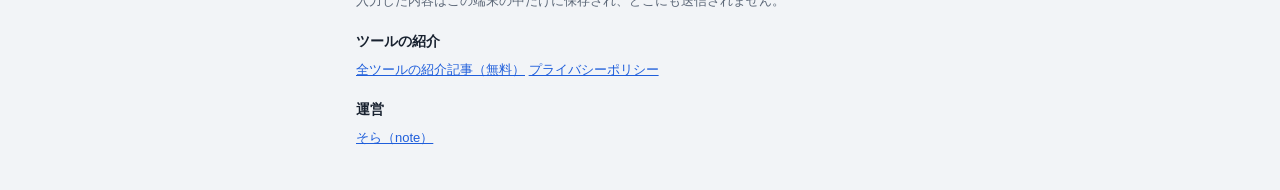
<file: tool.html>
<!DOCTYPE html>
<html lang="ja">
<head>
<meta charset="utf-8">
<meta name="robots" content="noindex">
<meta name="viewport" content="width=device-width, initial-scale=1, viewport-fit=cover">
<meta name="theme-color" content="#F2F4F7">
<title>読み込み中…｜そらのツール箱</title>
<link rel="icon" href="icon-192.png">
<style>
body{margin:0;min-height:100vh;display:grid;place-items:center;background:#F2F4F7;color:#5D6878;
  font-family:-apple-system,BlinkMacSystemFont,"Hiragino Sans","Noto Sans JP",sans-serif;font-size:14px}
</style>
</head>
<body>
<p id="msg">ツールを読み込んでいます…</p>
<script src="crypto.js?v=mwydemed"></script>
<script>
(async function () {
  const id = new URLSearchParams(location.search).get("id") || "";
  if (!/^[a-z0-9-]+$/.test(id)) { location.replace("./index.html"); return; }
  // 家計簿は単体のアプリとして開く
  if (id === "kakeibo") { location.replace("./kakeibo.html"); return; }
  if (["nenshu-kabe","nencho","furusato","iryohi"].includes(id)) { location.replace("./" + id + ".html"); return; }
  if (!SoraLock.hasKey(id)) { location.replace("./index.html?unlock=" + id); return; }
  try {
    const file = await (await fetch("tools/" + id + ".json?v=mwydemed")).json();
    const html = await SoraLock.decryptTool(id, file);
    document.open(); document.write(html); document.close();
  } catch (e) {
    document.getElementById("msg").innerHTML = '読み込めませんでした。<a href="./index.html?unlock=' + id + '">コードを入れ直す</a>';
  }
})();
</script>
</body>
</html>
</file>
<file: app.css>
/* そらのツール箱 共通スタイル */
:root{
  --bg:#F2F4F7; --surface:#FFFFFF; --ink:#18212F; --sub:#5D6878; --faint:#8A94A3; --line:#E2E7EE; --fill:#F2F4F7;
  --primary:#1F5EDB; --primary-press:#174BB3; --primary-soft:#EAF1FD;
  --navy:#14284B; --navy-2:#1D3866;
  --pos:#0E8A5F; --pos-soft:#E7F5EE; --neg:#CF3B32; --neg-soft:#FDEDEC; --caution:#8A5A00; --caution-soft:#FFF5DC;
  /* 旧変数名（各ツールのスクリプトから参照） */
  --accent:var(--primary); --accent-soft:var(--primary-soft); --warn:var(--neg); --warn-soft:var(--neg-soft); --card:var(--surface); --gold-soft:var(--caution-soft);
  --r-lg:14px; --r-md:10px; --r-sm:8px;
  --font:-apple-system,BlinkMacSystemFont,"Hiragino Sans","Hiragino Kaku Gothic ProN","Noto Sans JP","Yu Gothic UI","Meiryo",sans-serif;
}
*{box-sizing:border-box}
html,body{margin:0;background:var(--bg);color:var(--ink);font-family:var(--font);-webkit-text-size-adjust:100%;font-size:15px;line-height:1.55;-webkit-font-smoothing:antialiased}
body{padding:0 0 calc(40px + env(safe-area-inset-bottom))}
a{color:var(--primary)}
:focus-visible{outline:2px solid var(--primary);outline-offset:2px}
.wrap{max-width:600px;margin:0 auto;padding:0 16px}

/* アプリバー */
header{position:sticky;top:0;z-index:20;margin:0 -16px;padding:calc(env(safe-area-inset-top) + 10px) 16px 10px;background:rgba(255,255,255,.94);
  -webkit-backdrop-filter:saturate(180%) blur(12px);backdrop-filter:saturate(180%) blur(12px);border-bottom:1px solid var(--line);display:flex;align-items:center;min-height:52px}
header a{color:var(--primary);text-decoration:none;font-size:15px;font-weight:600;display:inline-flex;align-items:center;gap:2px}
header a::before{content:"";width:9px;height:9px;border-left:2px solid currentColor;border-bottom:2px solid currentColor;transform:rotate(45deg);margin:0 6px 0 2px}

h1{font-size:22px;line-height:1.35;margin:20px 0 6px;font-weight:700;letter-spacing:0}
.lead{color:var(--sub);font-size:13.5px;margin:0 0 16px;line-height:1.7}
.lead b{color:var(--ink);font-weight:600}

/* セクション */
.card{background:var(--surface);border:1px solid var(--line);border-radius:var(--r-lg);padding:16px;margin:12px 0;box-shadow:none}
.card h2{font-size:16px;font-weight:700;margin:0 0 8px;display:flex;align-items:center;gap:10px}
.num,.card h2 .num{width:22px;height:22px;border-radius:6px;background:var(--primary-soft);color:var(--primary);font-size:12px;font-weight:700;display:grid;place-items:center;flex:none}
.card h3{font-size:14px;font-weight:700}

/* 入力行 */
.field{display:grid;grid-template-columns:1fr auto;align-items:center;gap:12px;padding:11px 0;border-top:1px solid var(--line)}
.field:first-of-type{border-top:none}
.field label{font-size:14.5px;font-weight:500}
.field small{display:block;color:var(--faint);font-size:11.5px;margin-top:2px;line-height:1.45;font-weight:400}
input[type=number],input[type=text],select{font:inherit;font-size:16px;width:140px;padding:9px 11px;border:1px solid transparent;border-radius:var(--r-sm);background:var(--fill);color:var(--ink);text-align:right;font-variant-numeric:tabular-nums;transition:border-color .15s,background .15s}
input[type=text]{text-align:left}
select{text-align:left}
input:focus,select:focus{outline:none;border-color:var(--primary);background:#fff;box-shadow:0 0 0 3px var(--primary-soft)}
input::placeholder{color:var(--faint)}
.seg{display:inline-flex;background:var(--fill);border-radius:var(--r-sm);padding:2px;flex-wrap:wrap;gap:2px}
.seg button{font:inherit;font-size:13px;font-weight:500;border:0;background:transparent;padding:7px 12px;border-radius:6px;color:var(--sub);cursor:pointer}
.seg button.on{background:#fff;color:var(--ink);font-weight:700;box-shadow:0 0 0 1px var(--line)}

details summary{cursor:pointer;color:var(--primary);font-size:13.5px;font-weight:600;padding:10px 0 4px;list-style:none;display:flex;align-items:center;gap:6px}
details summary::-webkit-details-marker{display:none}
details summary::before{content:"";width:6px;height:6px;border-right:2px solid currentColor;border-bottom:2px solid currentColor;transform:rotate(-45deg);transition:transform .15s}
details[open] summary::before{transform:rotate(45deg)}

/* 結果パネル */
.hero{background:var(--navy);color:#fff;border:none;position:sticky;top:calc(env(safe-area-inset-top) + 60px);z-index:5;border-radius:var(--r-lg)}
.hero .row{display:flex;justify-content:space-between;align-items:center;gap:8px}
.hero .label{font-size:12.5px;color:rgba(255,255,255,.72)}
.hero .big{font-size:32px;font-weight:700;font-variant-numeric:tabular-nums;letter-spacing:-.01em;line-height:1.25;margin-top:4px}
.hero .big small{font-size:14px;font-weight:500;color:rgba(255,255,255,.8);margin-left:3px}
.hero .sub{font-size:12.5px;color:rgba(255,255,255,.78);margin-top:4px}
.pill,.badge{font-size:12px;font-weight:600;padding:4px 10px;border-radius:999px;background:rgba(255,255,255,.14);color:#fff;white-space:nowrap}
.pill.ok{background:#1F8A62}.pill.ng{background:#B5452E}

/* 家族 */
.dep{border:1px solid var(--line);border-radius:var(--r-md);padding:4px 12px 8px;margin:10px 0;background:#fff}
.dep .head{display:flex;justify-content:space-between;align-items:center;font-size:13px;font-weight:600;color:var(--sub);padding:8px 0 2px}
.dep .head button{font:inherit;font-size:12.5px;border:0;background:none;color:var(--neg);cursor:pointer}
.add{font:inherit;font-size:14px;width:100%;padding:12px;border:1px dashed #B9C7DD;border-radius:var(--r-md);background:#fff;color:var(--primary);font-weight:600;cursor:pointer}

.tag{display:inline-block;font-size:11.5px;font-weight:600;padding:2px 8px;border-radius:6px;background:var(--primary-soft);color:var(--primary);margin-top:4px}
.tag.gray{background:var(--fill);color:var(--sub)}
.tag.red{background:var(--neg-soft);color:var(--neg)}

/* 表 */
table{width:100%;border-collapse:collapse;font-size:13.5px;font-variant-numeric:tabular-nums}
td{padding:9px 0;border-bottom:1px solid var(--line);vertical-align:top}
td:last-child{text-align:right;white-space:nowrap;padding-left:10px}
tr.em td,tr.total td{font-weight:700;color:var(--ink)}
tr.em td:last-child{color:var(--primary)}

/* お知らせ */
.alert{padding:12px 14px;border-radius:var(--r-md);font-size:13px;line-height:1.7;margin:10px 0;border-left:3px solid var(--primary);background:var(--primary-soft)}
.alert.ng{background:var(--neg-soft);border-left-color:var(--neg)}
.alert.ok{background:var(--pos-soft);border-left-color:var(--pos)}
.alert.info{background:var(--caution-soft);border-left-color:#D99A1E}
.alert strong{display:block;font-size:14.5px;margin-bottom:2px}
.note{font-size:11.5px;color:var(--faint);line-height:1.8}

/* ボタン */
.actions{display:flex;gap:10px;margin:16px 0}
.btn{flex:1;font:inherit;font-size:15px;border:0;border-radius:var(--r-md);padding:13px;background:var(--primary);color:#fff;font-weight:700;cursor:pointer}
.btn:active{background:var(--primary-press)}
.btn.ghost{background:#fff;color:var(--ink);border:1px solid var(--line)}

/* ? の説明 */
.qbtn{font:inherit;font-size:11px;font-weight:700;width:19px;height:19px;border-radius:50%;border:1.5px solid #9FB2D3;background:#fff;color:var(--primary);margin-left:6px;vertical-align:1px;padding:0;line-height:16px;cursor:pointer}
.qbtn.on{background:var(--primary);border-color:var(--primary);color:#fff}
.help{display:none;grid-column:1/-1;background:var(--fill);border-radius:var(--r-md);padding:11px 13px;font-size:13px;line-height:1.75;color:var(--ink)}
.help.on{display:block}
.help b{color:var(--ink)}
.help ul{margin:4px 0;padding-left:18px}
.lh{display:block;font-size:11.5px;font-weight:700;margin-top:6px}.lh.ok{color:var(--pos)}.lh.ng{color:var(--neg)}
.ok-list li::marker{content:"＋ ";color:var(--pos)}
.ng-list li::marker{content:"− ";color:var(--neg)}

/* よくある質問 */
.faq details{border-top:1px solid var(--line);padding:0;margin:0}
.faq details:first-of-type{border-top:none}
.faq summary{color:var(--ink);font-size:14.5px;font-weight:600;padding:13px 0;justify-content:space-between;flex-direction:row-reverse}
.faq summary::before{content:"";width:7px;height:7px;border-right:2px solid var(--faint);border-bottom:2px solid var(--faint);transform:rotate(45deg);flex:none;margin:0 4px}
.faq details[open] summary::before{transform:rotate(-135deg)}
.faq .a{font-size:13.5px;line-height:1.8;color:var(--ink);padding:0 0 14px}
.faq .a b{color:var(--ink);font-weight:700}

@media (prefers-reduced-motion:reduce){*{transition:none!important}}
.follow{margin:28px 0 8px;padding:16px;border:1px solid var(--line);border-radius:var(--r-lg);background:var(--surface);display:flex;flex-direction:column;gap:12px}
.follow b{display:block;font-size:14.5px;margin-bottom:4px}
.follow span{display:block;font-size:13px;color:var(--sub);line-height:1.65}
.follow a{align-self:flex-start;font-size:14px;font-weight:700;text-decoration:none;color:#fff;background:var(--primary);border-radius:var(--r-sm);padding:10px 16px}
@media print{header,.hero,.inputs,.actions,.no-print{display:none!important}body{background:#fff}.card{border:none;padding:0}}

/* タップしやすい「?」 */
.qbtn{width:22px;height:22px;line-height:19px;font-size:12px;position:relative}
.qbtn::after{content:"";position:absolute;inset:-11px}
/* 金額の読みやすい表示 */
.field .inp input{display:block}
.bigview{position:fixed;inset:0;z-index:60;background:#fff;overflow:auto;padding:calc(env(safe-area-inset-top) + 12px) 18px 24px}
.bigview .in{max-width:520px;margin:0 auto}
.bigview h2{font-size:18px;margin:6px 0 2px}
.bigview .d{font-size:12px;color:var(--faint);margin-bottom:12px}
.bigview h3{font-size:13px;color:var(--sub);margin:16px 0 4px}
.bigview td{font-size:14px;padding:8px 0}
.bigview .close{position:sticky;top:0;float:right;font:inherit;font-size:15px;font-weight:600;border:0;background:none;color:var(--primary);padding:4px 0}
html,body{overflow-x:clip}

/* 楽天ふるさと納税への広告リンク */
.shop{margin:14px 0 2px;padding:12px;border:1px solid var(--line);border-radius:var(--r-md);background:#fff}
.shop-head{display:flex;justify-content:space-between;align-items:center;font-size:13px;font-weight:600;color:var(--sub);margin-bottom:8px}
.shop .pr{font-size:11px;font-weight:700;color:var(--sub);border:1px solid var(--line);border-radius:4px;padding:1px 6px}
.shop-btn{display:block;text-align:center;text-decoration:none;line-height:1.5;background:#BF0000}
.shop-btn:active{background:#9a0000}
.shop.shop-card{margin:12px 0;padding:16px;border-radius:var(--r-lg)}
</file>
